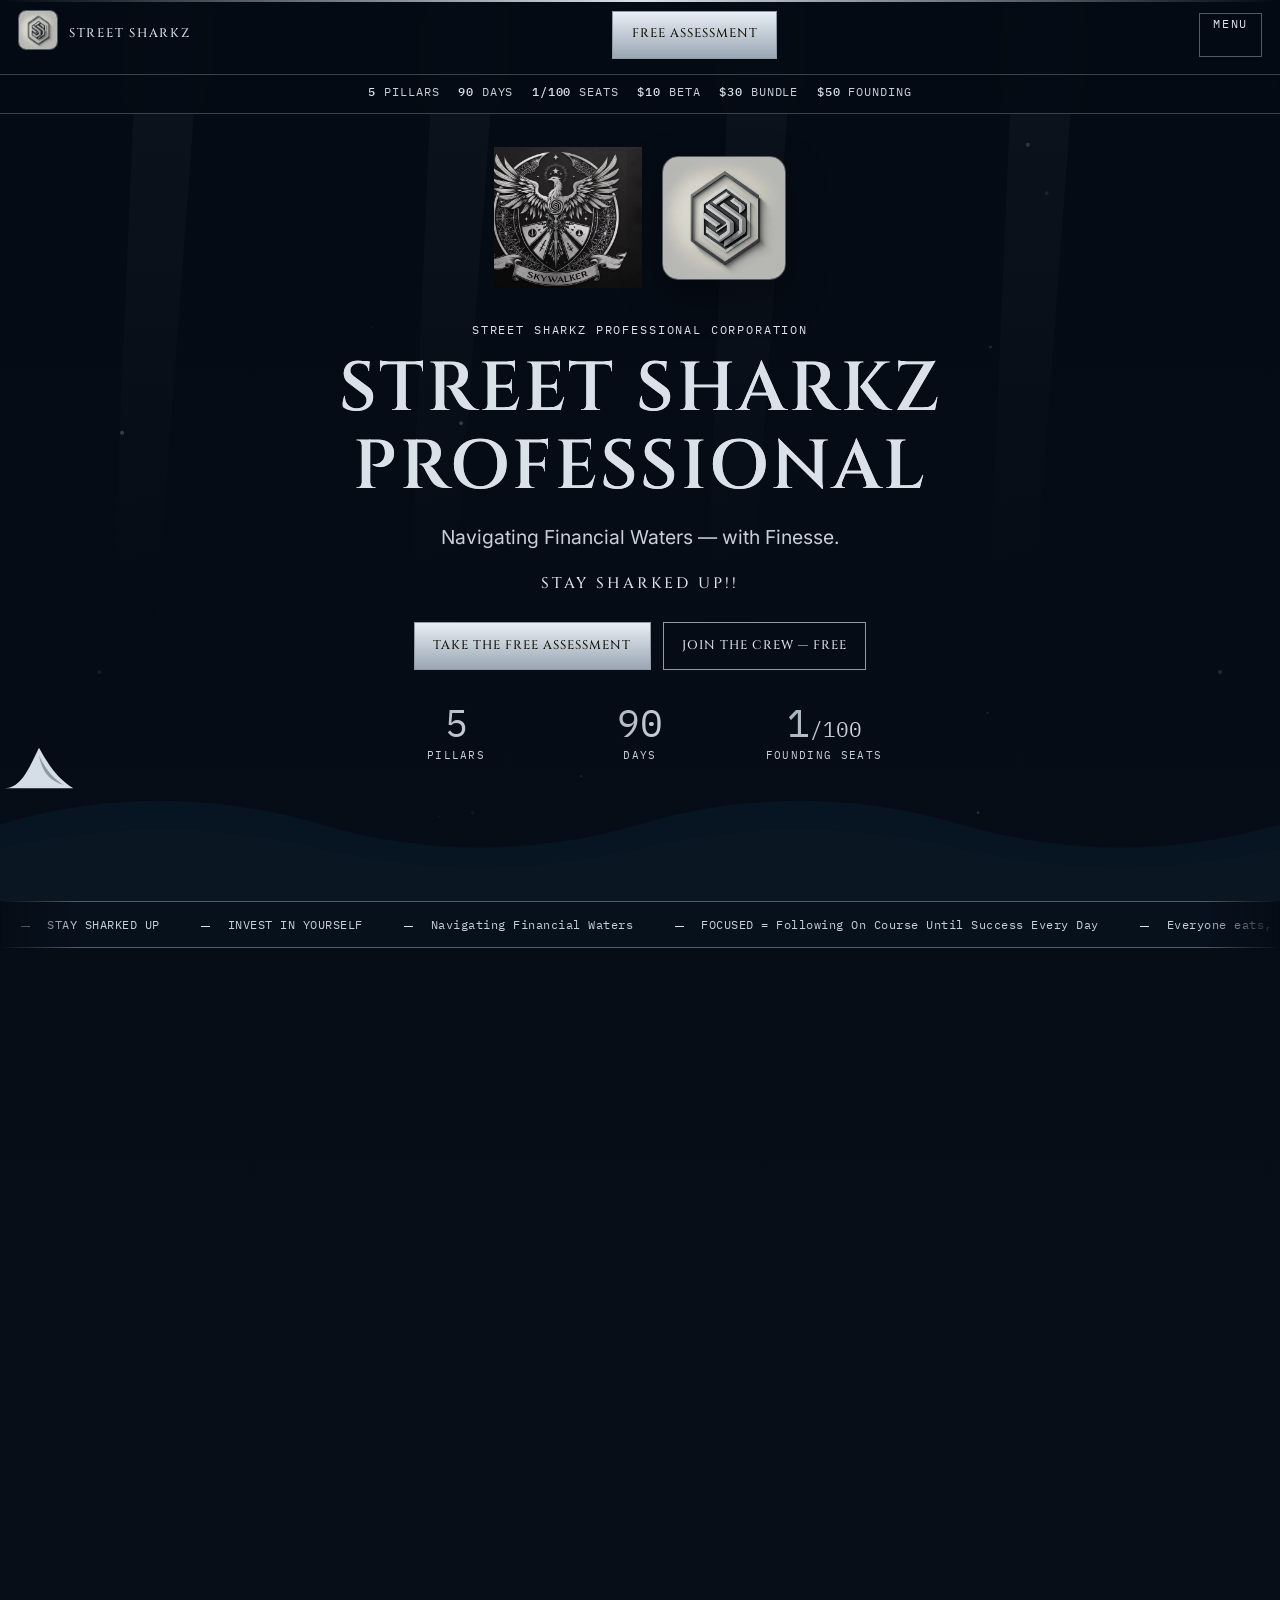
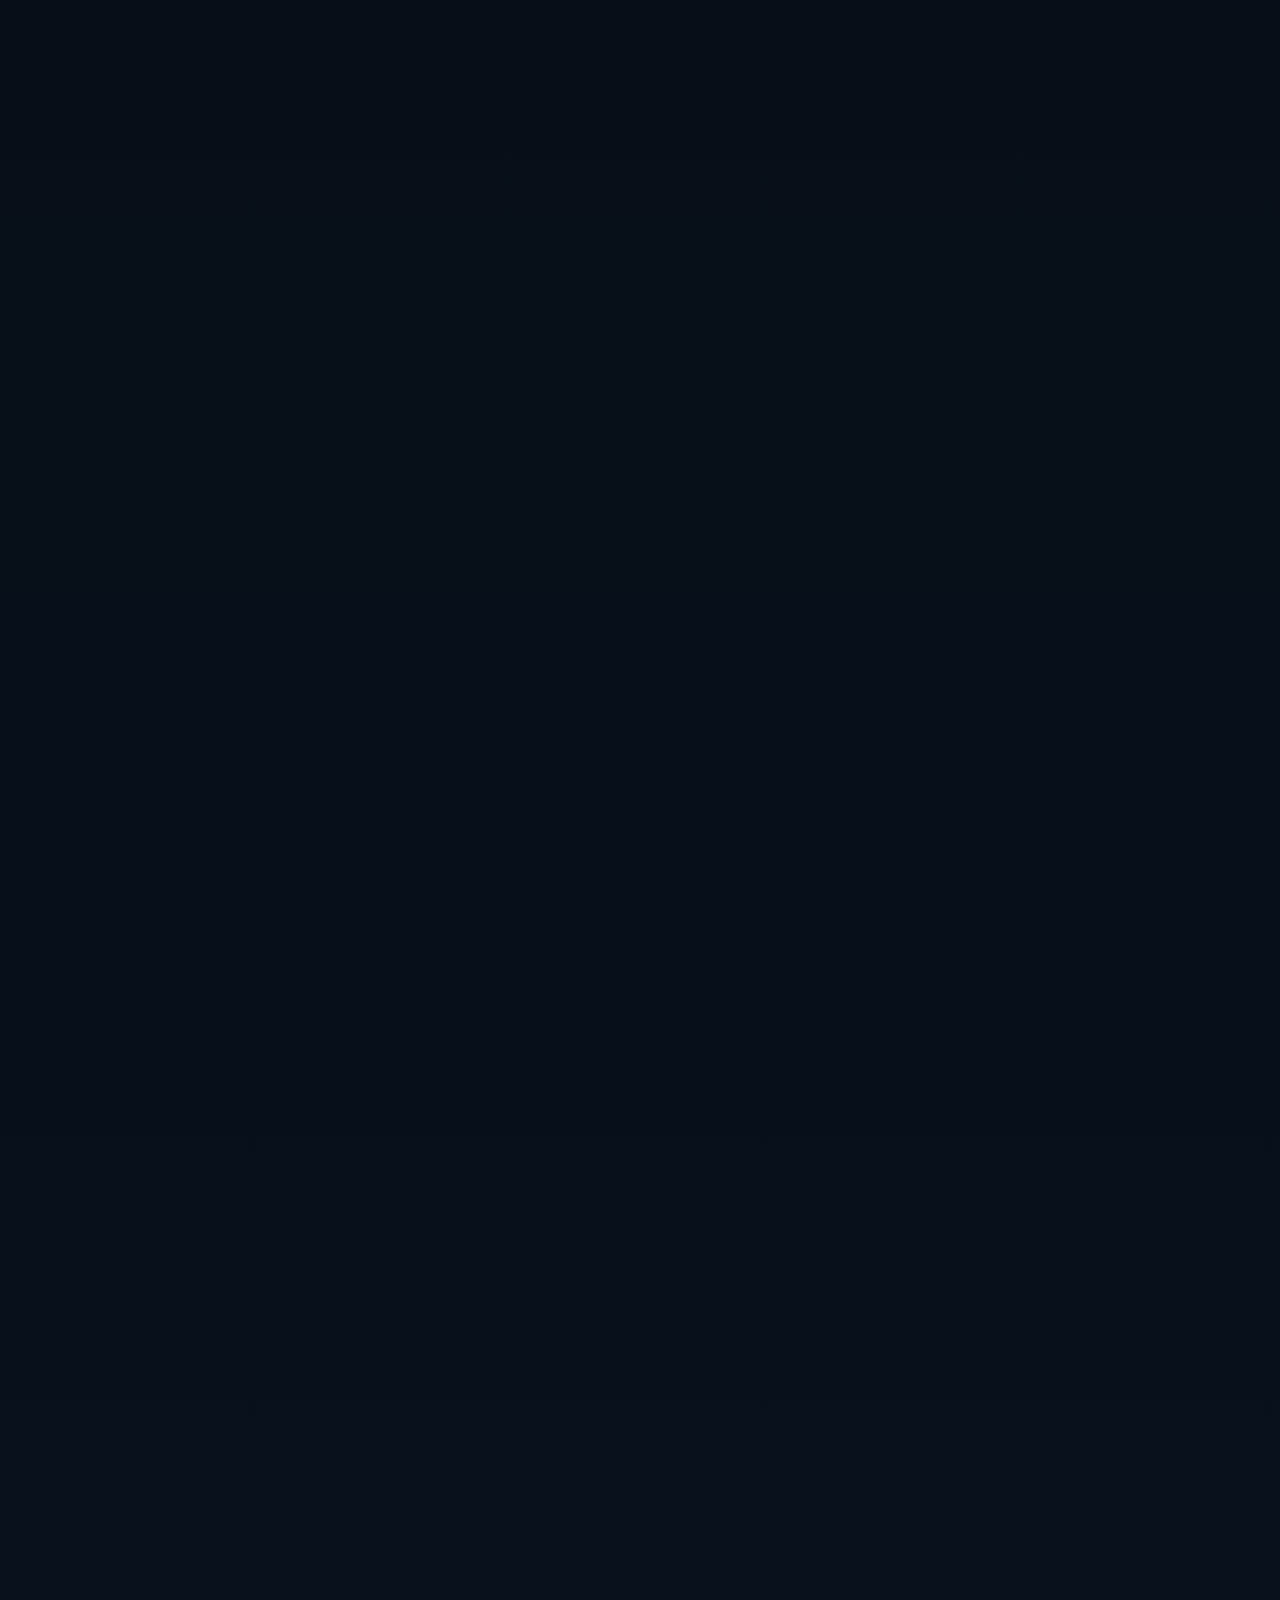
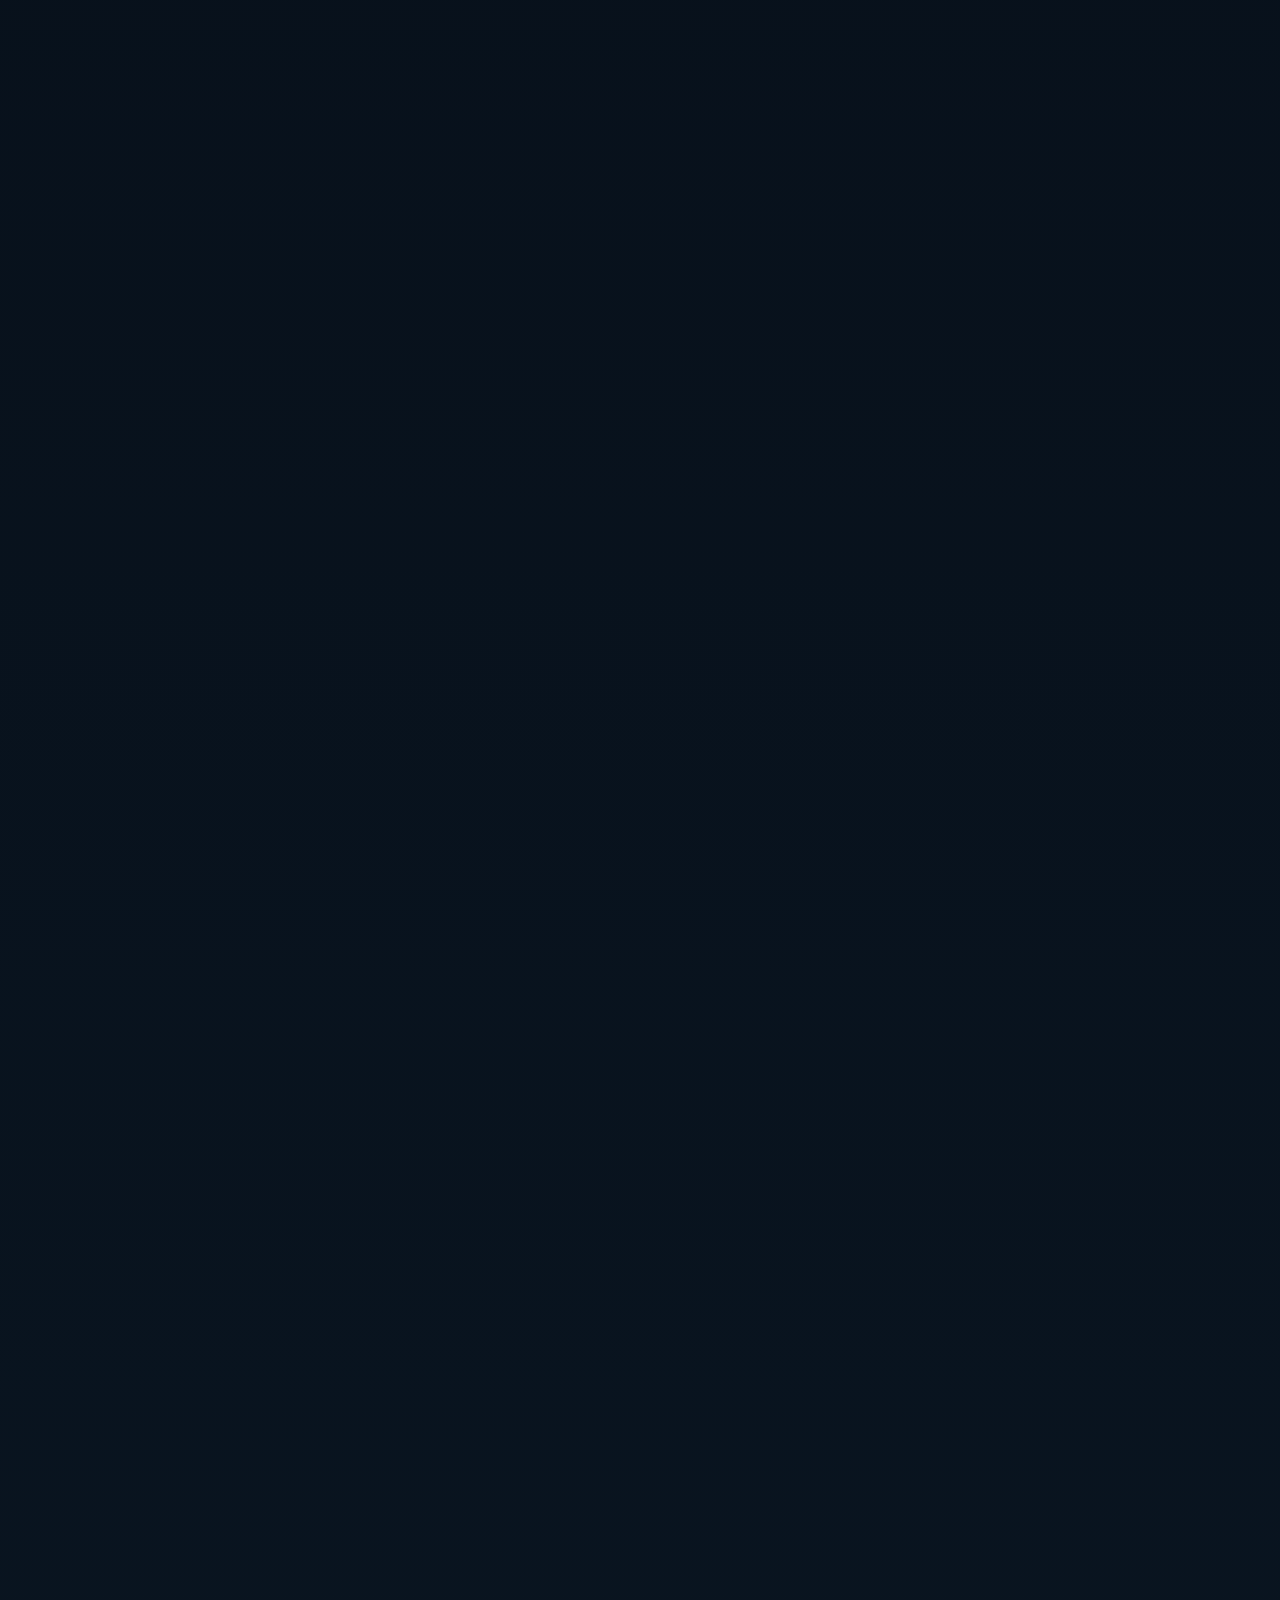
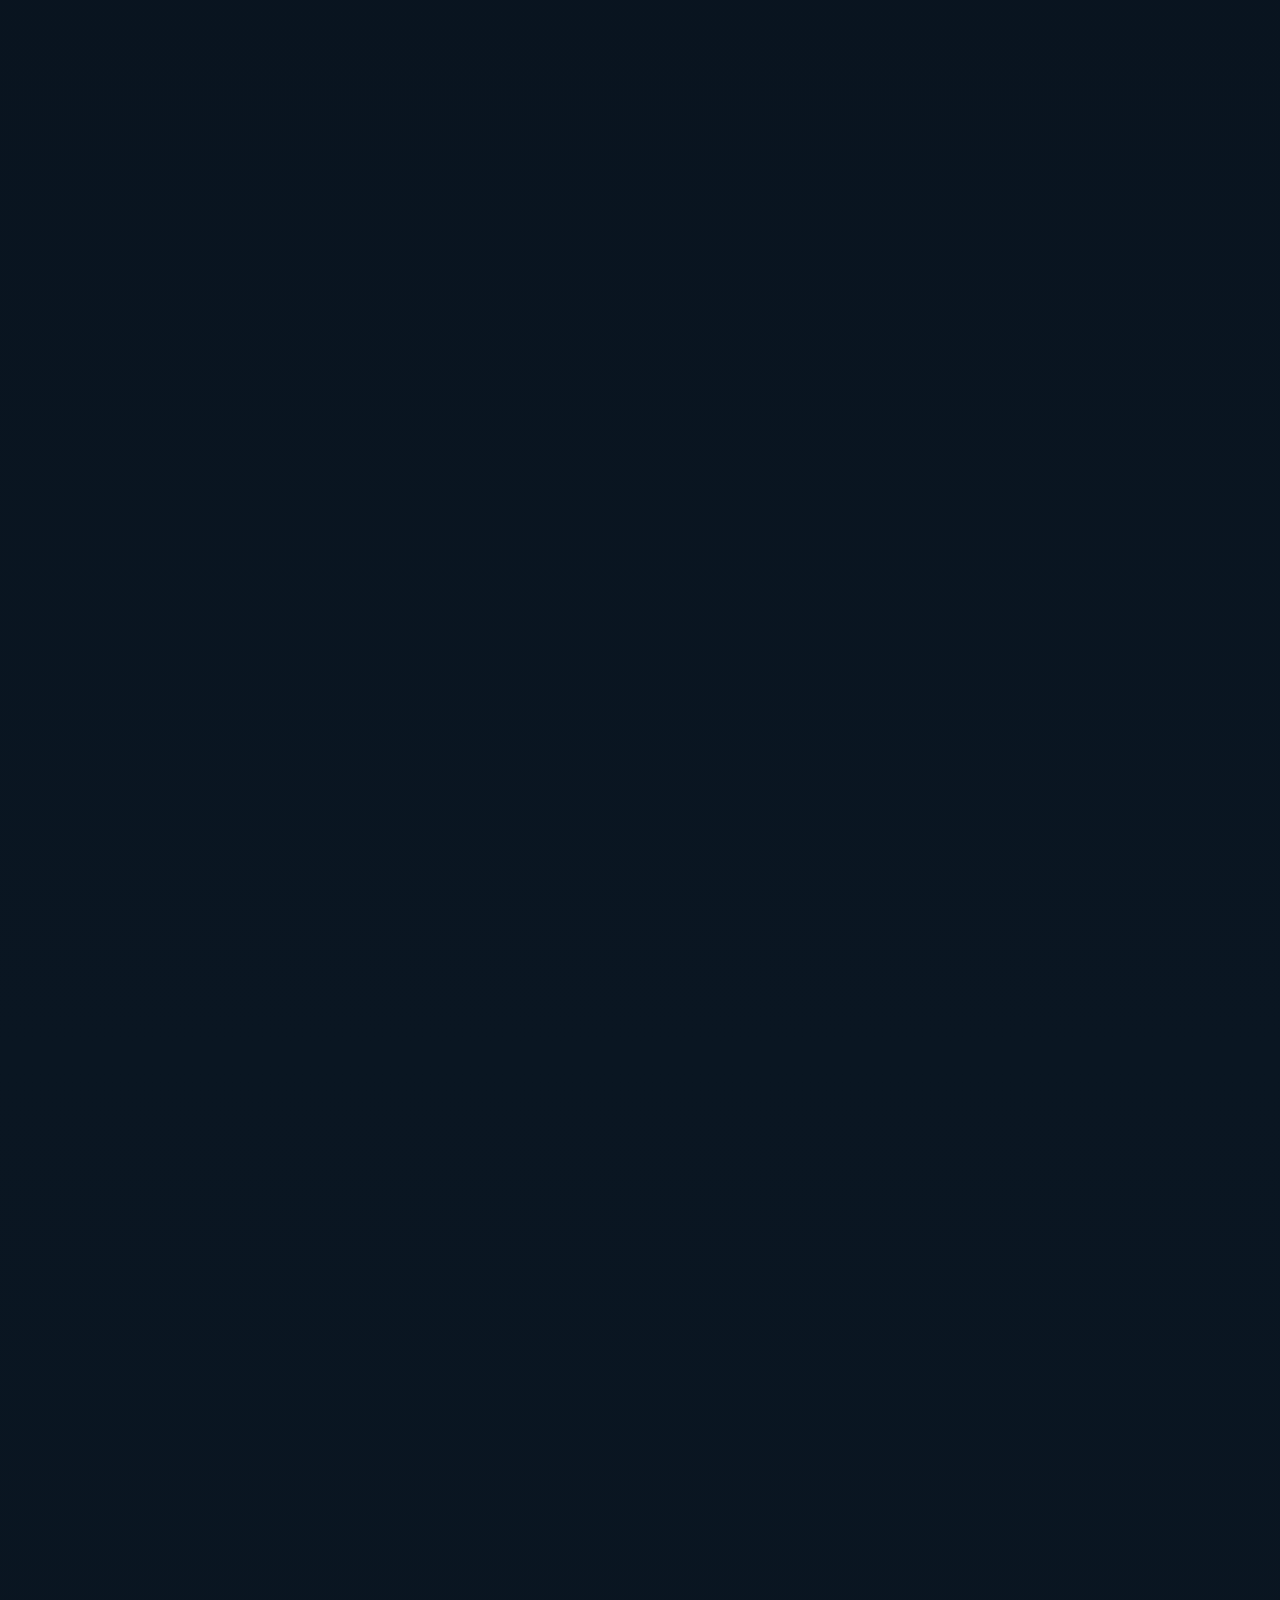
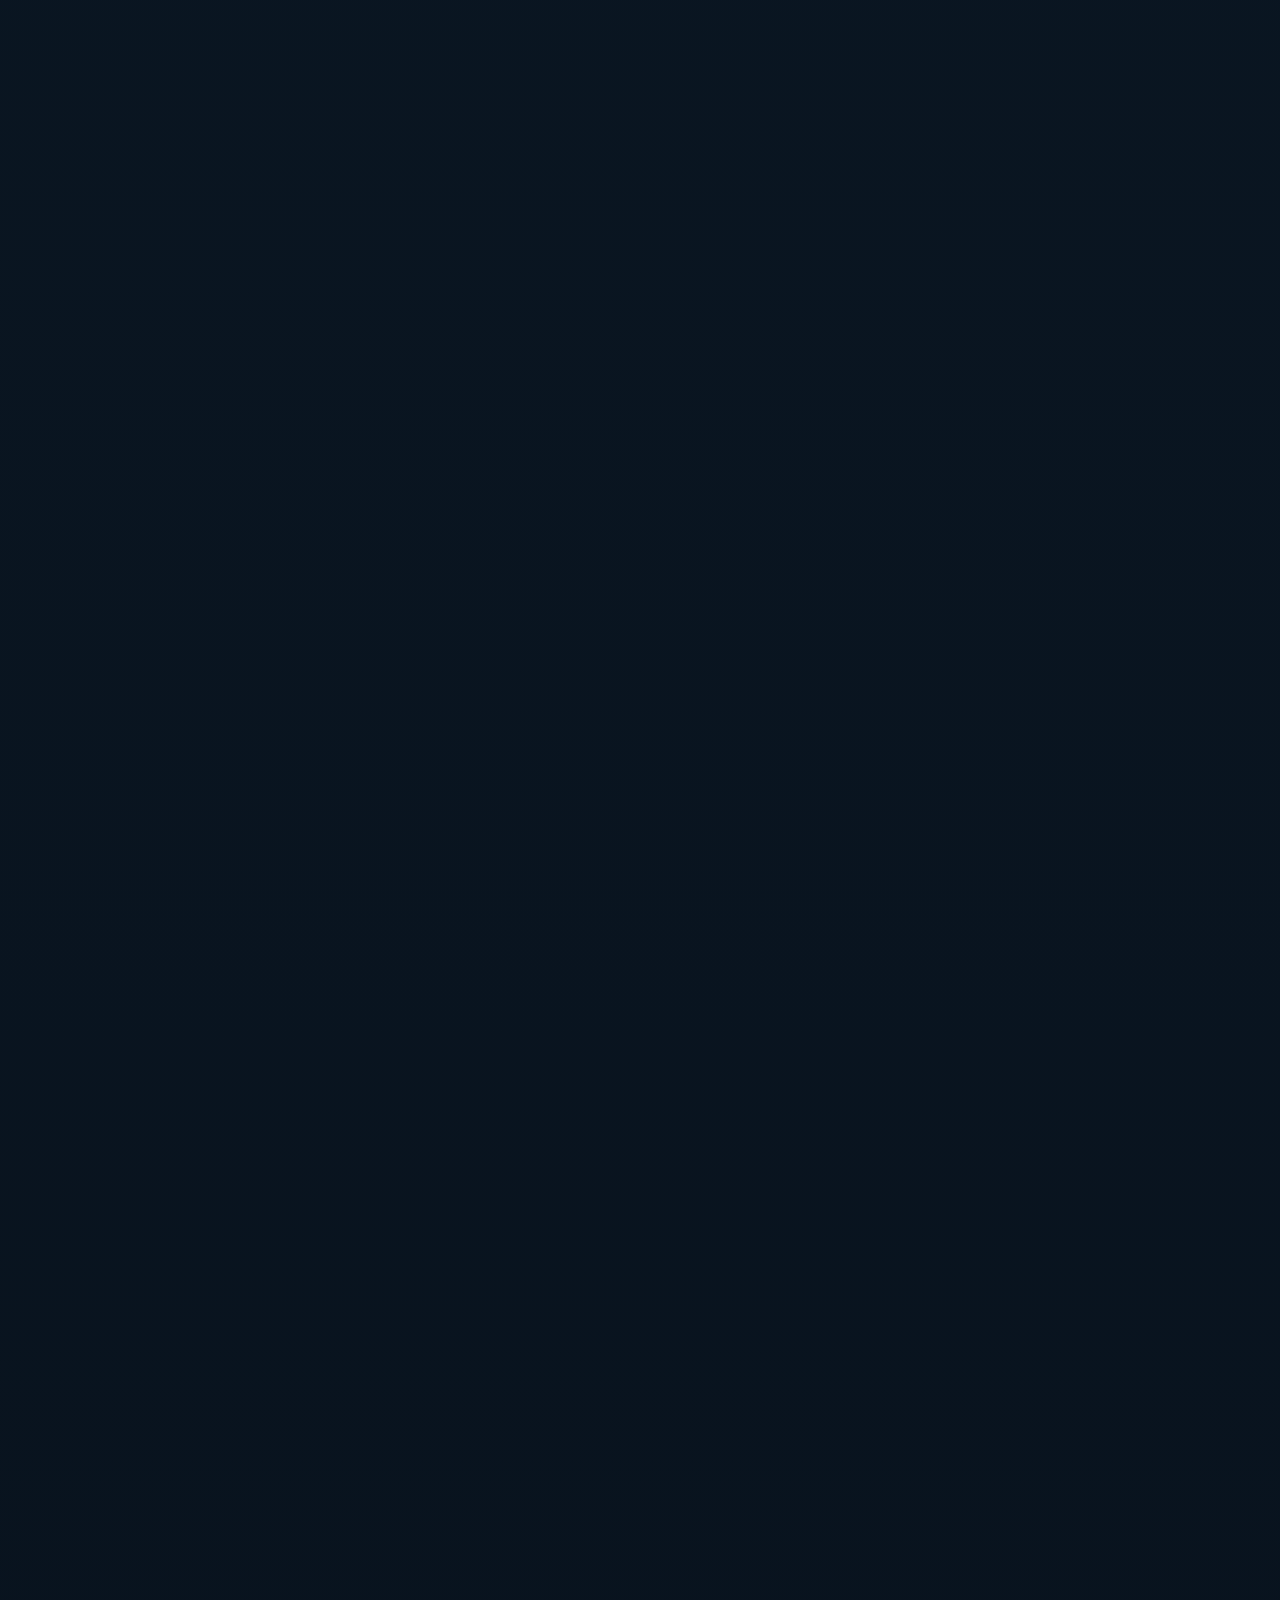
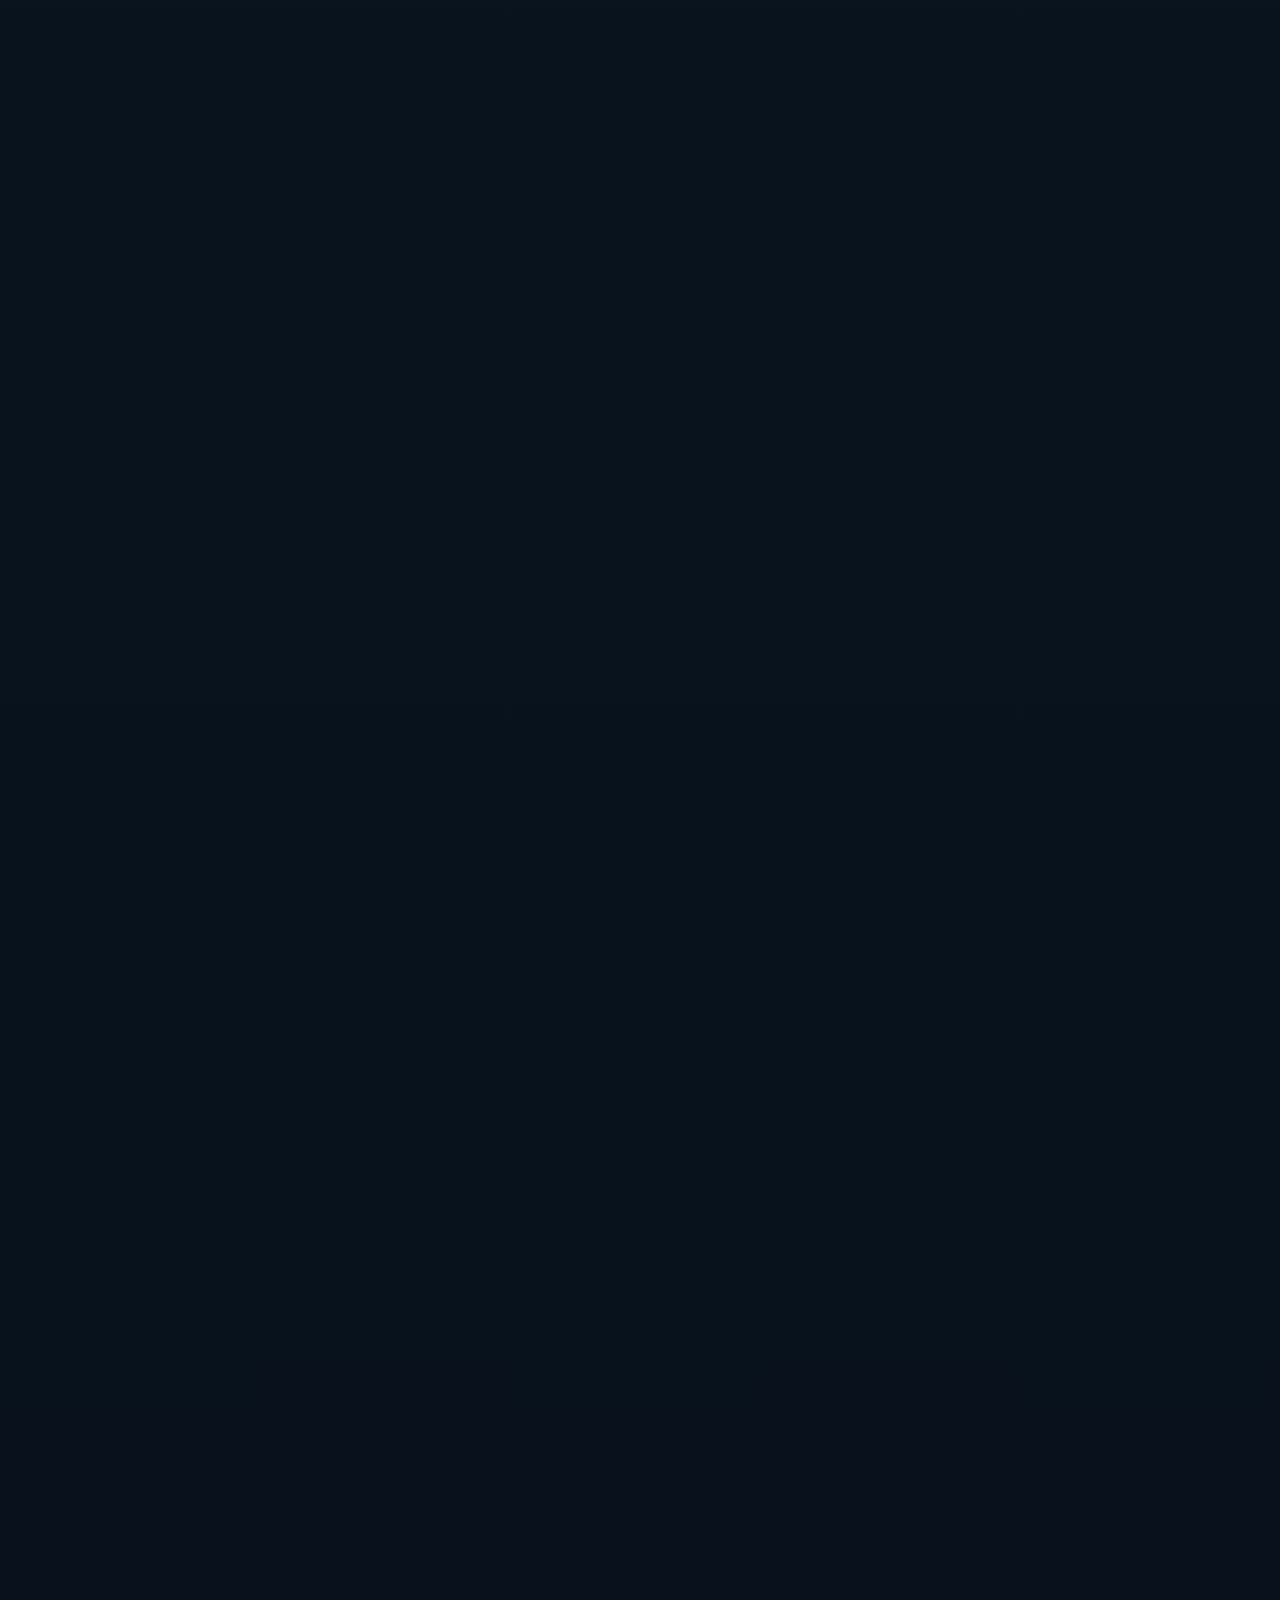
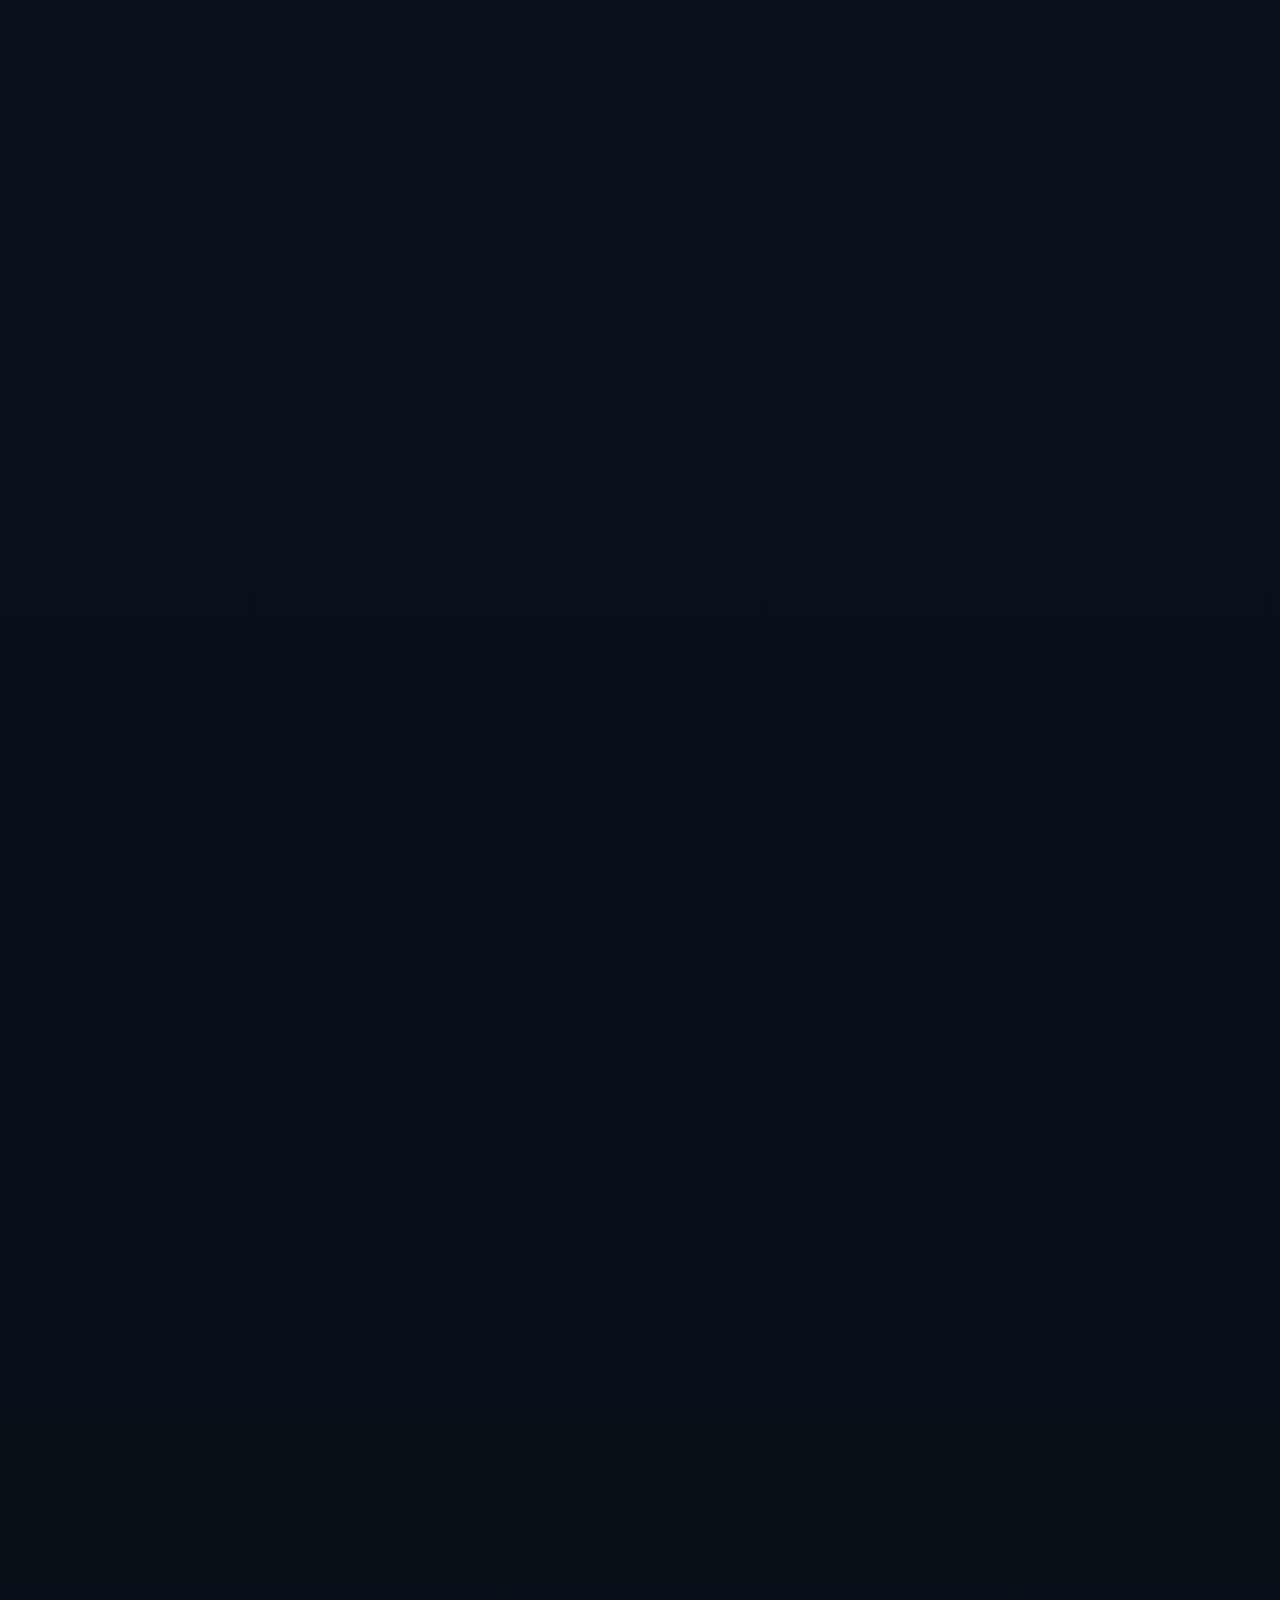
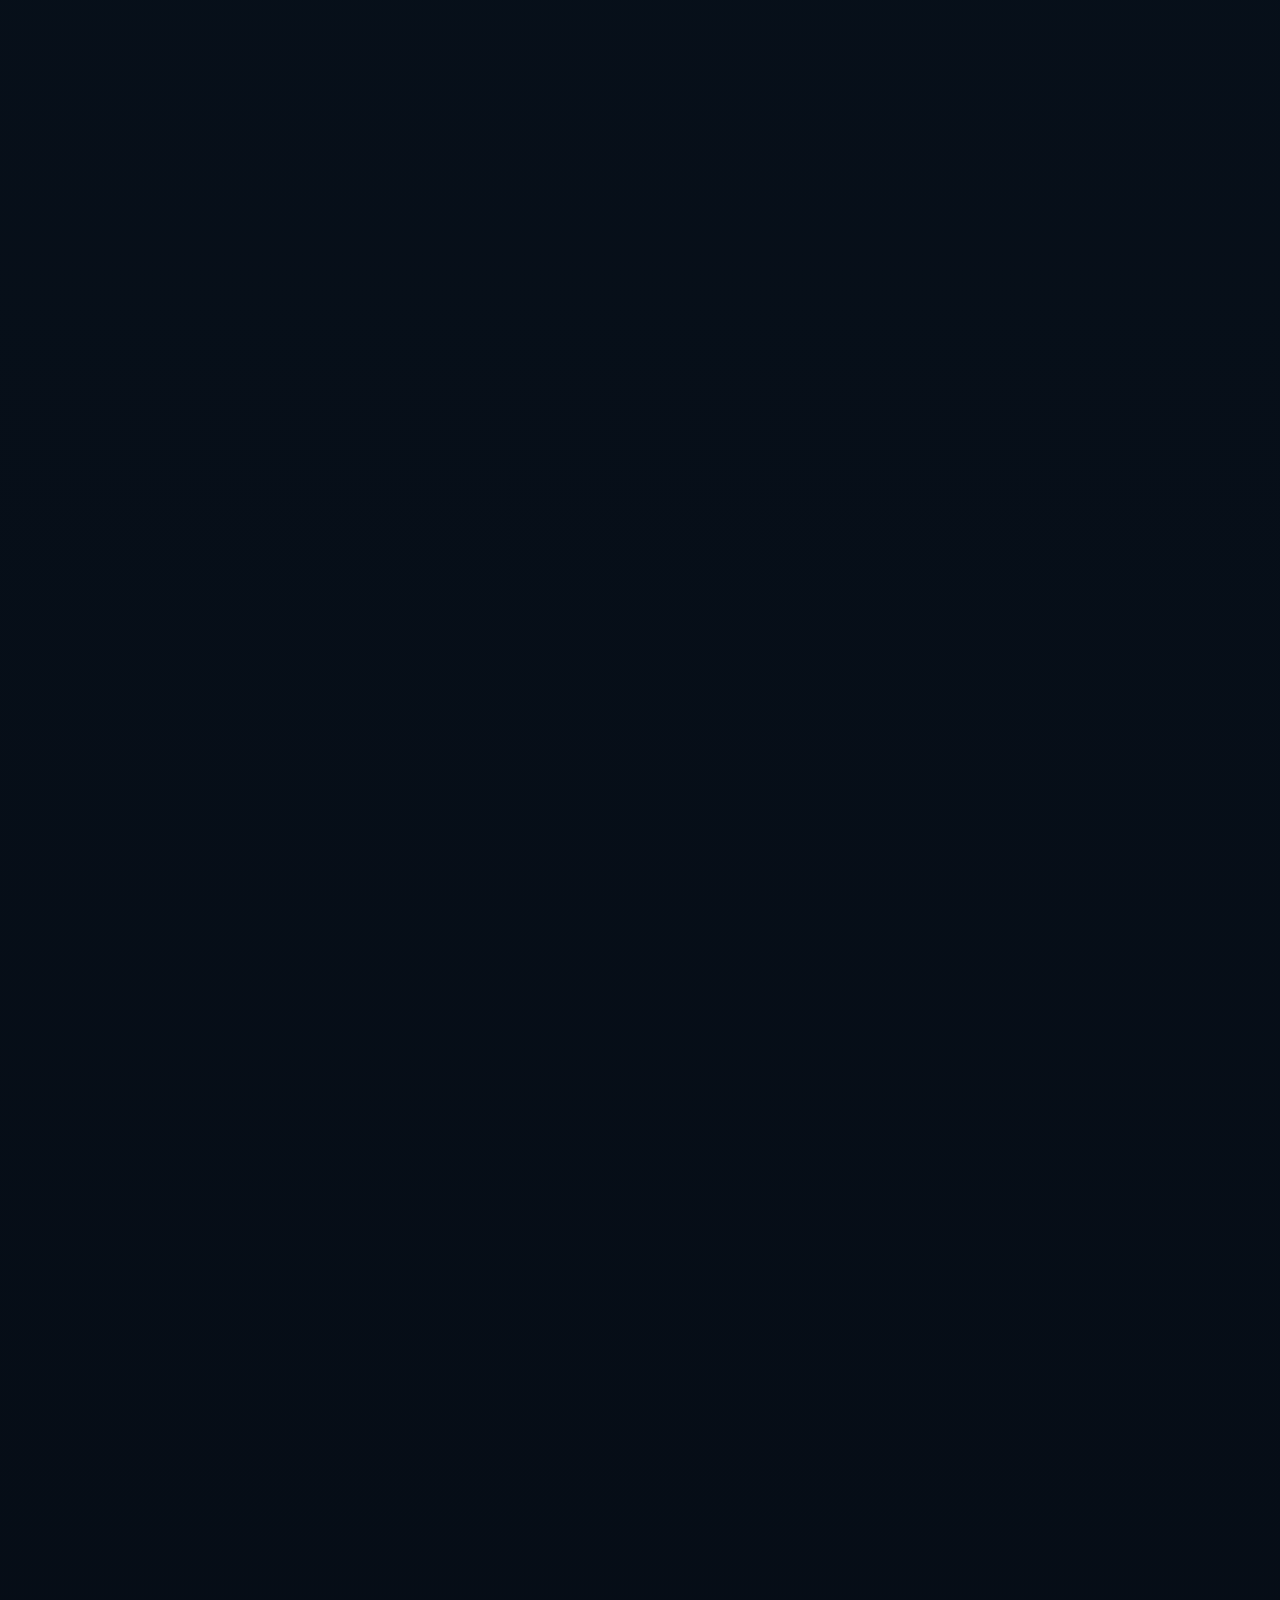
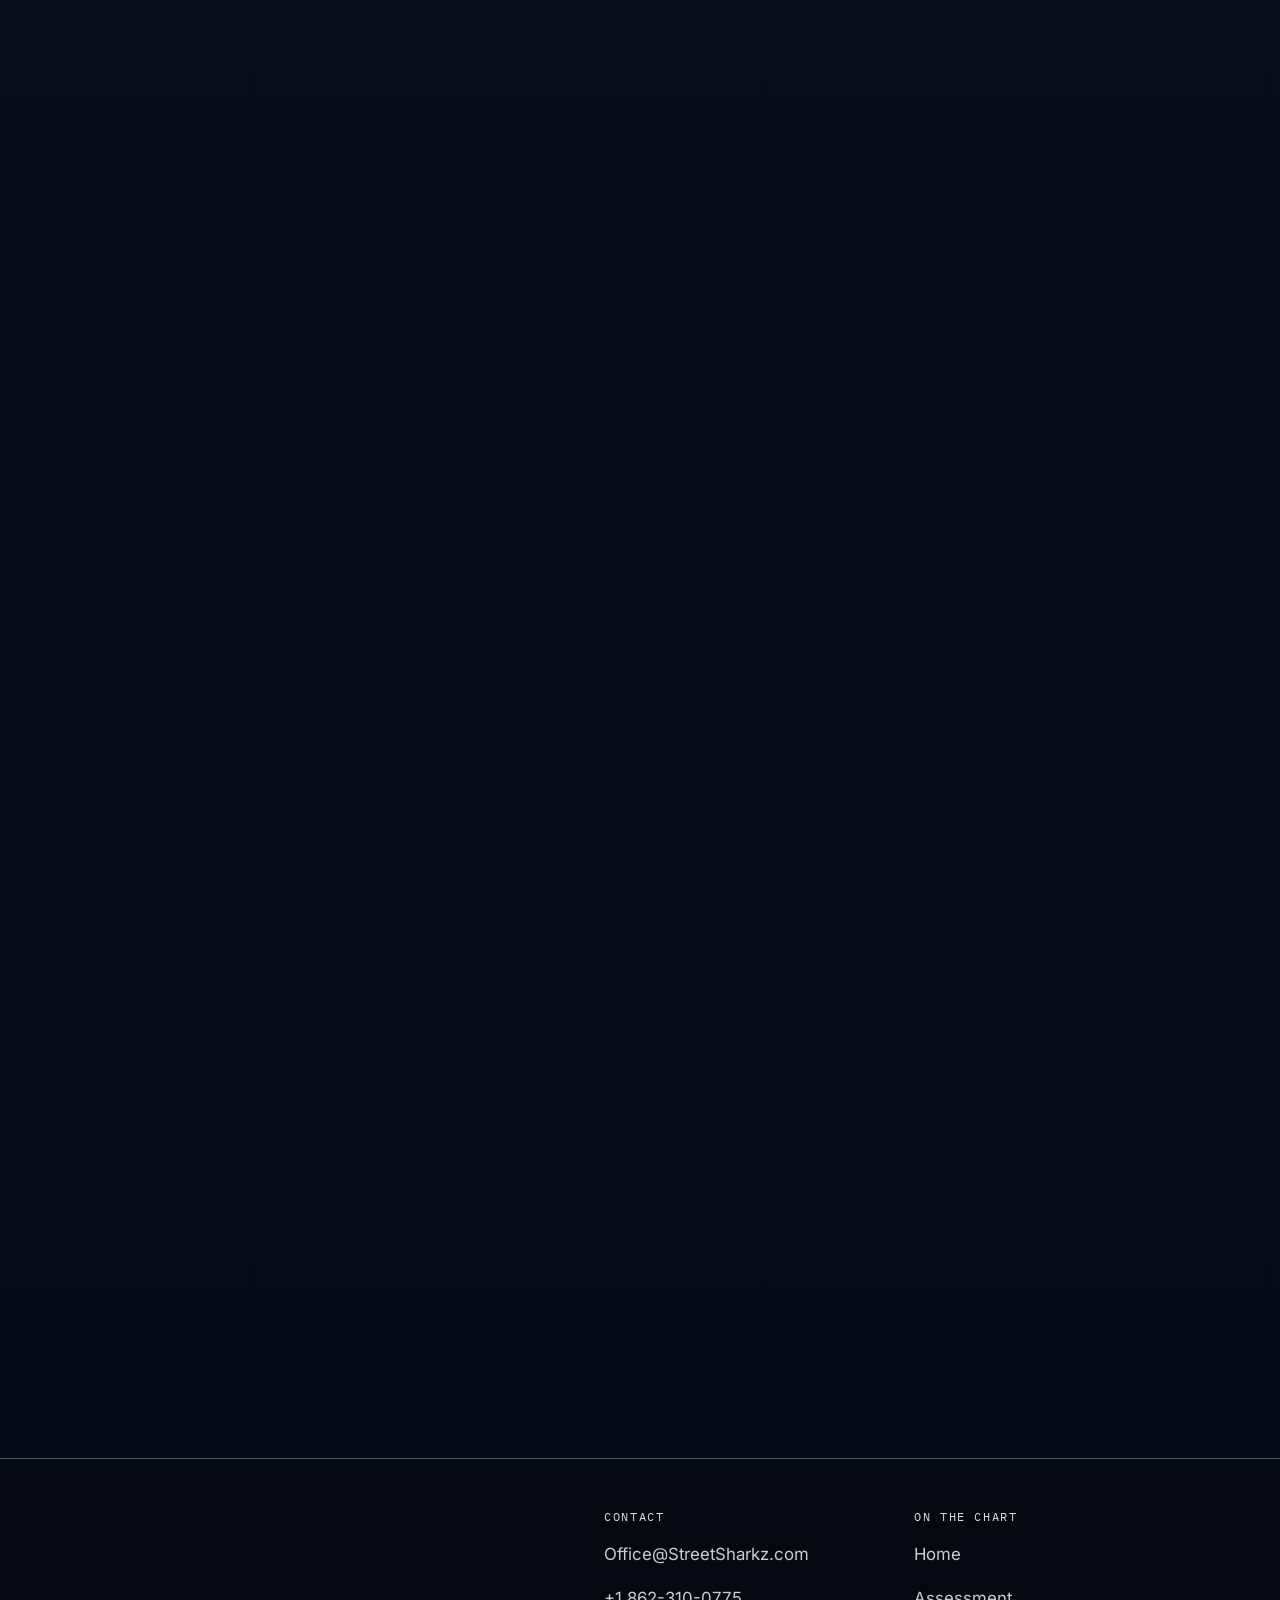
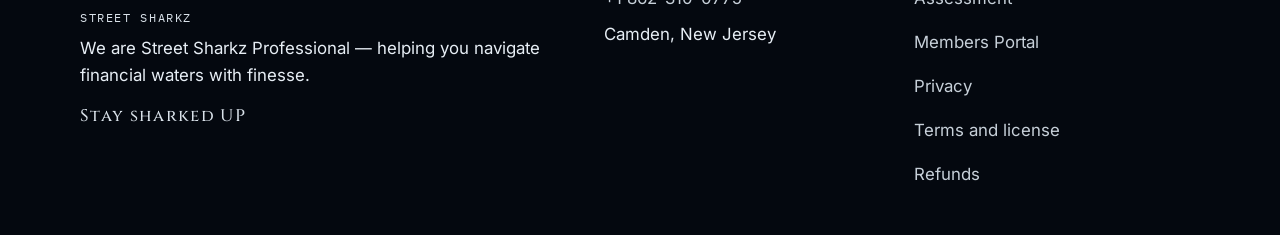
<file: index.html>
<!DOCTYPE html>
<html lang="en">
<head>
  <meta charset="utf-8">
  <meta name="viewport" content="width=device-width, initial-scale=1">
  <meta name="referrer" content="strict-origin-when-cross-origin">
  <meta http-equiv="Content-Security-Policy" content="default-src 'self'; base-uri 'self'; object-src 'none'; frame-src 'none'; form-action 'self'; img-src 'self'; font-src 'self'; media-src 'self'; style-src 'self'; connect-src 'self'; script-src 'self' 'sha256-WZRJfWvsnNCPcxzZwvyhovnZGqhZaC+8gPGPRbx6wTk='">
  <script>document.documentElement.classList.add("js");</script>
  <title>Street Sharkz Professional — Navigating Financial Waters</title>
  <meta name="description" content="Street Sharkz Professional helps you navigate financial waters with finesse. Free assessment, Peak Performance, and Sharkonomicz.">
  <link rel="canonical" href="https://www.streetsharkz.com/">
  <meta property="og:site_name" content="Street Sharkz Professional">
  <meta property="og:type" content="website">
  <meta property="og:title" content="Street Sharkz Professional — Navigating Financial Waters">
  <meta property="og:description" content="Street Sharkz Professional helps you navigate financial waters with finesse. Free assessment, Peak Performance, and Sharkonomicz.">
  <meta property="og:url" content="https://www.streetsharkz.com/">
  <meta property="og:image" content="https://www.streetsharkz.com/assets/img/captain/captain-highrise.jpg">
  <meta property="og:image:alt" content="Deuce Skywalker in a high-rise window above the water and the city.">
  <meta name="theme-color" content="#050b14">
  <link rel="icon" href="assets/img/ss-hex-logo-official.jpg" type="image/jpeg">
  <link rel="preload" href="assets/fonts/cinzel-600.woff2" as="font" type="font/woff2" crossorigin>
  <link rel="preload" href="assets/fonts/inter-400.woff2" as="font" type="font/woff2" crossorigin>
  <link rel="stylesheet" href="styles.css">
</head>
<body class="page-home" data-page="home">
  <a class="skip" href="#main">Skip to content</a>
  <header class="site-header">
    <a class="nav-brand" href="index.html" aria-label="Street Sharkz Professional">
      <picture>
        <source type="image/webp" srcset="assets/img/ss-hex-logo-96.webp 96w" sizes="40px">
        <img src="assets/img/ss-hex-logo-official.jpg" alt="" width="1170" height="1170">
      </picture>
      <span class="nav-word">Street Sharkz</span>
    </a>
    <a class="btn btn-solid nav-assess" href="assessment.html">Free Assessment</a>
    <button class="nav-toggle" type="button" aria-expanded="false" aria-controls="site-nav">Menu</button>
    <nav id="site-nav" aria-label="Primary">
      <a href="assessment.html">Assessment</a>
      <a href="peak-performance.html">Peak</a>
      <a href="sharkonomicz.html">Sharkonomicz</a>
      <a href="book.html">Book</a>
      <a href="pirate-radio.html">Pirate Radio</a>
      <a href="anchor-and-arc.html">Anchor &amp; Arc</a>
      <a href="captain.html">Captain</a>
      <a class="btn btn-solid nav-portal" href="portal.html">Portal</a>
    </nav>
      <p class="digits" aria-label="Real figures"><span><b>5</b> pillars</span><span><b>90</b> days</span><span><b>1/100</b> seats</span><span><b>$10</b> beta</span><span><b>$30</b> bundle</span><span><b>$50</b> founding</span></p>
  </header>

  <main id="main">
    <section class="hero" id="top">
      <canvas class="hero-canvas" aria-hidden="true"></canvas>
      <svg class="sea-svg" viewBox="0 0 1440 160" preserveAspectRatio="none" aria-hidden="true">
        <path fill="#071422" d="M0 78 Q 180 28 360 78 T 720 78 T 1080 78 T 1440 78 V160 H0 Z"></path>
        <path fill="#0a1622" d="M0 104 Q 180 64 360 104 T 720 104 T 1080 104 T 1440 104 V160 H0 Z"></path>
      </svg>
      <svg class="fin" viewBox="0 0 100 64" aria-hidden="true">
        <path fill="#d5dee6" d="M6 58 C28 58 38 30 50 6 C62 28 74 46 94 58 Z"></path>
        <path fill="#0a1622" opacity="0.35" d="M50 16 C58 32 66 44 82 54 C62 48 54 36 50 16 Z"></path>
      </svg>
      <div class="hero-inner">
        <div class="hero-marks">
          <picture>
            <source type="image/webp" srcset="assets/img/skywalker-family-crest-480.webp 480w, assets/img/skywalker-family-crest.webp 632w" sizes="148px">
            <img class="crest" src="assets/img/skywalker-family-crest.png" alt="Skywalker family crest" width="632" height="602">
          </picture>
          <picture>
            <source type="image/webp" srcset="assets/img/ss-hex-logo-480.webp 480w, assets/img/ss-hex-logo-official.webp 1170w" sizes="124px">
            <img class="mark" src="assets/img/ss-hex-logo-official.jpg" alt="Street Sharkz Professional mark" width="1170" height="1170" fetchpriority="high">
          </picture>
        </div>
        <p class="eyebrow">Street Sharkz Professional Corporation</p>
        <h1 class="shine">Street Sharkz Professional</h1>
        <p class="lede">Navigating Financial Waters — with Finesse.</p>
        <p class="banner-line">STAY SHARKED UP!!</p>
        <div class="hero-actions">
          <a class="btn btn-solid" href="assessment.html">Take the Free Assessment</a>
          <a class="btn btn-ghost" href="crew.html#join">Join the crew — free</a>
        </div>
        <ul class="figures">
          <li><span class="num">5</span><span class="fig-label">Pillars</span></li>
          <li><span class="num">90</span><span class="fig-label">Days</span></li>
          <li><span class="num">1<span class="num-sub">/100</span></span><span class="fig-label">Founding seats</span></li>
        </ul>
      </div>
    </section>

    <section class="ticker" aria-label="Lines we keep">
      <h2 class="sr-only">Lines we keep</h2>
      <div class="ticker-track" id="ticker-track">
        <ul class="ticker-row" id="ticker-row">
          <li>STAY SHARKED UP</li>
          <li>INVEST IN YOURSELF</li>
          <li>Navigating Financial Waters</li>
          <li>FOCUSED = Following On Course Until Success Every Day</li>
          <li>Everyone eats, everyone earns their share</li>
          <li>The finish is most important</li>
          <li>Observe, think, act, log, improve, repeat</li>
          <li>Equity is more valuable than gold in the global private market</li>
        </ul>
      </div>
    </section>

    <section class="section reveal" id="start-free">
      <div class="wrap">
        <p class="eyebrow">New here? Start free</p>
        <h2>Three steps. No card. Touch deck today.</h2>
        <p class="lede-left">The whole free path, in order. Do the three steps and you are crew — with the free Pup Deck in the app: your water and five quiet minutes a day. Upgrade to premium whenever you are ready; either way, stay Sharked Up.</p>
        <ol class="path-steps">
          <li>
            <span class="step-num">01</span>
            <h3>Take the free Assessment</h3>
            <p>Twelve questions. Your five-pillar map and your individual report — free, delivered the way you choose.</p>
            <a class="btn btn-solid" href="assessment.html">Step 1 — Free Assessment</a>
          </li>
          <li>
            <span class="step-num">02</span>
            <h3>Join the crew</h3>
            <p>Get on the roll and verify your email. The Crew Deck opens: the crew wire, the big screen, and daily work across the five pillars.</p>
            <a class="btn btn-solid" href="crew.html#join">Step 2 — Join the crew</a>
          </li>
          <li>
            <span class="step-num">03</span>
            <h3>Open your free Pup Deck</h3>
            <p>Open the app, choose CREW FREE, and sign in with the same email. Name your shark, pour your water, log five quiet minutes.</p>
            <a class="btn btn-solid" href="peak-performance.html">Step 3 — See the app</a>
          </li>
        </ol>
        <p class="fine">Free means free: no card, no trial clock. Premium is one upgrade away — $10 for 90 days, or included free in the $30 Bundle.</p>
      </div>
    </section>

    <section class="section reveal" id="crew">
      <div class="wrap narrow">
        <p class="eyebrow">The Crew Deck — the free community deck</p>
        <h2>Join the crew</h2>
        <p class="lede-left">The crew wire, the big screen, and daily work across the five pillars. Get on the roll and the deck opens.</p>
        <p>Crew is step 2 of the free path — take the <a href="assessment.html">free Assessment</a> first, join here, and your free Pup Deck opens in the app.</p>
        <p class="cta-row"><a class="btn btn-solid" href="crew.html#join">Join the crew</a> <a class="btn btn-ghost" href="crew.html">Touch Deck</a></p>
      </div>
    </section>

    <section class="section reveal" id="vision">
      <div class="wrap vision">
        <figure class="shot">
          <picture>
            <source type="image/webp" srcset="assets/img/captain/captain-highrise-640.webp 640w, assets/img/captain/captain-highrise-1100.webp 1100w, assets/img/captain/captain-highrise-1500.webp 1500w" sizes="(max-width: 800px) 92vw, 380px">
            <img src="assets/img/captain/captain-highrise.jpg" alt="Deuce Skywalker in a mint polo, in a high-rise window above the water and the city." width="1500" height="1868" loading="lazy" decoding="async">
          </picture>
          <figcaption>Above the water</figcaption>
        </figure>
        <div>
          <p class="eyebrow">The view</p>
          <h2>Navigating financial waters</h2>
          <p class="lede-left">The work is the long view. From the high floor, the water and the city sit in the same frame.</p>
        </div>
      </div>
    </section>

    <section class="section reveal" id="sharkonomicz">
      <div class="wrap">
        <p class="eyebrow"><span>01</span> Sharkonomicz</p>
        <h2>Systems based revenue</h2>
        <p class="lede-left">“We lawfully create or acquire wealth accumulating assets then privately allocate profitable equity to all parties involved.” That is Sharkonomicz. Everyone eats, everyone earns their share. Equity is more valuable than gold in the global private market.</p>
        <ol class="spine" aria-label="Sharkonomicz spine">
          <li><span>01</span>Assess</li>
          <li><span>02</span>Plan</li>
          <li><span>03</span>Act</li>
          <li><span>04</span>Log</li>
          <li><span>05</span>Review</li>
          <li><span>06</span>Adjust</li>
        </ol>
        <div class="prose stack">
          <p>SMBs, owner-operators, and other professionals are losing money every day through unnoticed operational leaks — missed leads, weak follow-up, inconsistent sales processes, poor customer retention, and systems that waste time instead of producing revenue.</p>
          <p>Sharkonomicz trademarked RPAs are designed to identify and systematically fix those breakdowns with actionable, revenue-focused solutions that increase conversions, improve efficiency, and create scalable growth mechanisms.</p>
          <p>If you or your business is working hard but not producing proportionate results, schedule a free systems diagnostic with Sharkonomicz and discover where your revenue leaks are hiding.</p>
          <p>The future belongs to operators who can combine human strategy with digital systems. We position individuals and businesses to operate inside that future instead of becoming casualties of it.</p>
        </div>
      </div>
    </section>

    <section class="section reveal" id="peak">
      <div class="wrap">
        <p class="eyebrow"><span>02</span> Peak Performance</p>
        <h2>Five pillars. Ninety days. One path.</h2>
        <p class="lede-left">Peak Performance is the practice: Hydration, Nutrition, Fitness, Mind, and Economics, held for 90 days. Rank is depth on the ladder, from Deckhand to Apex. The work is the work.</p>
        <div class="strategy-row">
          <figure class="shot">
            <picture>
              <source type="image/webp" srcset="assets/img/captain/captain-whiteboard-session-320.webp 320w, assets/img/captain/captain-whiteboard-session-460.webp 460w" sizes="(max-width: 800px) 70vw, 280px">
              <img src="assets/img/captain/captain-whiteboard-session.jpg" alt="Deuce Skywalker in a navy suit, close, during a strategy session." width="460" height="840" loading="lazy" decoding="async">
            </picture>
            <figcaption>The work, up close</figcaption>
          </figure>
          <p class="lede-left">Strategy stays close to the person doing the work. The five pillars are the plan. The day is the log.</p>
        </div>
        <div class="screen screen-wide" data-screen>
          <div class="still">
            <img src="assets/img/ss-hex-logo-480.webp" alt="" width="480" height="480">
            <p class="still-kicker">Peak Performance</p>
            <p class="still-title">Informative</p>
          </div>
          <video muted loop playsinline preload="none" poster="assets/img/ss-hex-logo-480.webp" data-inview>
            <source data-src="assets/video/app-informative.mp4" type="video/mp4">
            <track kind="captions" srclang="en" label="English" src="assets/video/app-informative.vtt" default>
          </video>
          <button class="sound" type="button" aria-pressed="false">Sound on</button>
        </div>
        <div class="pillars">
          <article class="pillar">
            <header><h3>Hydration</h3><span class="idx">01</span></header>
            <p>The daily water practice. Logged, not guessed.</p>
            <p class="pillar-foot">Pillar · 01 / 05</p>
          </article>
          <article class="pillar">
            <header><h3>Nutrition</h3><span class="idx">02</span></header>
            <p>The fuel practice. Steady across the work.</p>
            <p class="pillar-foot">Pillar · 02 / 05</p>
          </article>
          <article class="pillar">
            <header><h3>Fitness</h3><span class="idx">03</span></header>
            <p>The body practice. Written into the day.</p>
            <p class="pillar-foot">Pillar · 03 / 05</p>
          </article>
          <article class="pillar">
            <header><h3>Mind</h3><span class="idx">04</span></header>
            <p>The attention practice. Back to the task in front of you.</p>
            <p class="pillar-foot">Pillar · 04 / 05</p>
          </article>
          <article class="pillar">
            <header><h3>Economics</h3><span class="idx">05</span></header>
            <p>The money practice. What came in, what went out, what leaked.</p>
            <p class="pillar-foot">Pillar · 05 / 05</p>
          </article>
        </div>
        <h3 class="subhead">Rank ladder</h3>
        <ol class="ladder">
          <li><span class="pts">0</span><span class="rank">Deckhand</span></li>
          <li><span class="pts">3</span><span class="rank">Rigger</span></li>
          <li><span class="pts">7</span><span class="rank">Lookout</span></li>
          <li><span class="pts">14</span><span class="rank">Bosun</span></li>
          <li><span class="pts">21</span><span class="rank">Navigator</span></li>
          <li><span class="pts">30</span><span class="rank">First Mate</span></li>
          <li><span class="pts">45</span><span class="rank">Captain</span></li>
          <li><span class="pts">66</span><span class="rank">Apex</span></li>
        </ol>

        <h3 class="subhead">Choose your depth</h3>
        <div class="doors">
          <article class="door">
            <p class="kicker">Free</p>
            <h3>Sharked Up Assessment</h3>
            <ul class="gets">
              <li>A brief profile</li>
              <li>Your individual report, free</li>
              <li>Market data assets, free</li>
              <li>Your strongest and weakest pillars</li>
            </ul>
            <p class="price"><span class="num">$0</span><span>Where every Shark starts</span></p>
            <a class="btn btn-solid" href="assessment.html">Take the Free Assessment</a>
          </article>

          <article class="door">
            <p class="kicker">Peak Performance beta</p>
            <h3>Ninety days</h3>
            <p>Ninety days inside the Sharked Up Peak Performance beta: build your profile, name your shark, and log your first dive today. Enter through the members portal — access is personal to you. Or start free: join the crew and the Pup Deck — your water and five quiet minutes a day — is yours free.</p>
            <div class="screen screen-phone" data-screen>
              <div class="still">
                <img src="assets/img/ss-hex-logo-480.webp" alt="" width="480" height="480">
                <p class="still-kicker">90 days</p>
                <p class="still-title">One shark. One path.</p>
              </div>
              <video muted loop playsinline preload="none" poster="assets/img/ss-hex-logo-480.webp" data-inview>
                <source data-src="assets/video/app-90days.mp4" type="video/mp4">
                <track kind="captions" srclang="en" label="English" src="assets/video/app-90days.vtt" default>
              </video>
              <button class="sound" type="button" aria-pressed="false">Sound on</button>
            </div>
            <p class="price"><span class="num">$10</span><span>Beta</span></p>
            <a class="btn btn-solid" data-pay href="https://buy.stripe.com/00waEYfsK99P70466s7kc0l" target="_blank" rel="noopener noreferrer">Get instant access<span class="sr-only"> (opens in a new tab)</span></a>
            <p class="fine">License: 90 days of premium beta access, personal and non-transferable — tied to the email you check out with. Sharing voids access. <a href="terms.html">Terms and license</a> · <a href="refund.html">Refunds</a></p>
          </article>

          <article class="door">
            <p class="kicker">Book + premium beta</p>
            <h3>Sharked Up Bundle</h3>
            <p>The book Sharked Up: The Art of Finesse, plus the same premium beta access. Read the code, then run it.</p>
            <div class="door-media">
            <div class="screen screen-phone" data-screen>
              <div class="still">
                <img src="assets/img/ss-hex-logo-480.webp" alt="" width="480" height="480">
                <p class="still-kicker">Bundle</p>
                <p class="still-title">Keep it alive</p>
              </div>
              <video muted loop playsinline preload="none" poster="assets/img/ss-hex-logo-480.webp" data-inview>
                <source data-src="assets/video/app-keep-it-alive.mp4" type="video/mp4">
                <track kind="captions" srclang="en" label="English" src="assets/video/app-keep-it-alive.vtt" default>
              </video>
              <button class="sound" type="button" aria-pressed="false">Sound on</button>
            </div>
            <img class="door-book" src="assets/img/book-cover.jpg" alt="Sharked Up: The Art of Finesse — the book, included in the bundle" width="300" height="479" loading="lazy">
            </div>
            <p class="price"><span class="num">$30</span><span>Bundle</span></p>
            <a class="btn btn-solid" data-pay href="https://buy.stripe.com/4gM14o4O64Tz5W09iE7kc0i" target="_blank" rel="noopener noreferrer">Get the bundle<span class="sr-only"> (opens in a new tab)</span></a>
            <p class="fine">License: the book (PDF) plus the same 90 days of premium beta access, included — personal and non-transferable, tied to the email you check out with. Sharing voids access. <a href="terms.html">Terms and license</a> · <a href="refund.html">Refunds</a></p>
          </article>

          <article class="door" id="founding">
            <p class="kicker">One of only 100</p>
            <h3>Founding Member</h3>
            <p>One of only 100 official Founding Member seats: the book, premium beta access, private course modules and frameworks, a glow-in-the-dark Sharked Up bracelet shipped to you — and the founders' Back Door.</p>
            <div class="screen screen-phone" data-screen>
              <div class="still">
                <img src="assets/img/ss-hex-logo-480.webp" alt="" width="480" height="480">
                <p class="still-kicker">Founding</p>
                <p class="still-title">The first hundred</p>
              </div>
              <video muted playsinline preload="none" poster="assets/img/ss-hex-logo-480.webp" data-inview>
                <source data-src="assets/video/app-build-your-profile.mp4" type="video/mp4">
                <track kind="captions" srclang="en" label="English" src="assets/video/app-build-your-profile.vtt" default>
              </video>
              <button class="sound" type="button" aria-pressed="false">Sound on</button>
            </div>
            <p class="price"><span class="num">$50</span><span>Founding seat</span></p>
            <a class="btn btn-solid" data-pay href="https://buy.stripe.com/5kQfZi94m85L98camI7kc0k" target="_blank" rel="noopener noreferrer">Become a Founding Member<span class="sr-only"> (opens in a new tab)</span></a>
            <p class="fine">License: the bundle plus your founding seat and Back Door access — personal and non-transferable, tied to the email you check out with. Sharing voids access and the seat. <a href="terms.html">Terms and license</a> · <a href="refund.html">Refunds</a></p>
            <button class="text-link" type="button" data-founding>What is the Back Door?</button>
          </article>
        </div>
      </div>
    </section>

    <section class="section reveal" id="members">
      <div class="wrap">
        <p class="eyebrow"><span>04</span> Members</p>
        <h2>Two doors into the app</h2>
        <p class="lede-left">No public links, no shared passes — access is issued to your own email, and there are two doors in. Crew swim free; members go premium.</p>
        <h3 class="subhead">Door one — crew, free</h3>
        <p class="lede-left">Take the free Assessment, join the crew, then open the app and choose CREW FREE — sign in with that same email and the Pup Deck is yours: your water and five quiet minutes a day. <a href="#start-free">See the three free steps</a>.</p>
        <h3 class="subhead">Door two — members, premium</h3>
        <p class="lede-left">Pick a paid door and the Members Portal opens like this:</p>
        <div class="pillars">
          <article class="pillar">
            <header><h3>Pick your door</h3><span class="idx">01</span></header>
            <p>The $10 beta, the $30 bundle, or a $50 Founding seat — every paid door leads to the same portal.</p>
            <p class="pillar-foot">Step · 01 / 04</p>
          </article>
          <article class="pillar">
            <header><h3>Watch your inbox</h3><span class="idx">02</span></header>
            <p>Your portal link arrives by email the moment your payment lands. It is never posted publicly.</p>
            <p class="pillar-foot">Step · 02 / 04</p>
          </article>
          <article class="pillar">
            <header><h3>Get your code</h3><span class="idx">03</span></header>
            <p>Enter the email you paid with and the portal sends you a personal 6-digit code.</p>
            <p class="pillar-foot">Step · 03 / 04</p>
          </article>
          <article class="pillar">
            <header><h3>Enter the code</h3><span class="idx">04</span></header>
            <p>Your app, the leaderboard, and the Learn shelf open. Founding Members walk through to the Back Door.</p>
            <p class="pillar-foot">Step · 04 / 04</p>
          </article>
        </div>
        <p class="fine">Access is personal to the email this was sent to. Sharing it voids access and any founding seat.</p>
        <p class="cta-row"><a class="btn btn-solid" href="portal.html">Enter the Members Portal</a></p>
      </div>
    </section>


    <section class="section reveal" id="book">
      <div class="wrap book-grid">
        <figure class="shot book-shot">
          <picture>
            <source type="image/webp" srcset="assets/img/book-cover-720.webp" sizes="(max-width: 800px) 92vw, 380px">
            <img src="assets/img/book-cover.jpg" alt="Front cover of Sharked Up: The Art of Finesse by Deuce Skywalker — the silver SS hexagon under the title." width="1000" height="1596" loading="lazy" decoding="async">
          </picture>
          <figcaption>Sharked Up: The Art of Finesse</figcaption>
        </figure>
        <div>
          <p class="eyebrow"><span>03</span> The book</p>
          <h2>Sharked Up: The Art of Finesse</h2>
          <p class="pull">INVEST IN YOURSELF</p>
          <div class="prose stack">
            <p>Sharked Up: The Art of Finesse by Deuce Skywalker. Finesse is alignment, not manipulation: observe first, engineer the outcome, influence without force. Freedom is not given. It is exercised.</p>
            <p>The method in the book is the spine of Sharkonomicz: Assess, Plan, Act, Log, Review, Adjust.</p>
          </div>
          <p class="cta-row"><a class="btn btn-solid" href="https://www.amazon.com/dp/B0GTK1TNHN" target="_blank" rel="noopener noreferrer">Get the book<span class="sr-only"> (opens in a new tab)</span></a></p>
        </div>
      </div>
    </section>

    <section class="section reveal" id="engine">
      <div class="wrap">
        <p class="eyebrow"><span>04</span> Lead Engine</p>
        <h2>Qualified prospects and appointment opportunities</h2>
        <p class="lede-left">For sellers: qualified prospects and appointment opportunities. Packs are priced as marked. We do not sell a pile of names and call it a system.</p>
        <p class="proof">Raheem Medley, Victoryline Solar — closed 4, $1,300+ commission.</p>
        <p class="result-note">Individual result. Not a guarantee of earnings.</p>
        <figure class="shot proof-shot">
          <picture>
            <source type="image/webp" srcset="assets/img/captain/captain-boardroom-640.webp 640w, assets/img/captain/captain-boardroom-1100.webp 1100w, assets/img/captain/captain-boardroom-1500.webp 1500w" sizes="(max-width: 800px) 92vw, 720px">
            <img src="assets/img/captain/captain-boardroom.jpg" alt="Deuce Skywalker standing at a boardroom table with four seated clients." width="1500" height="1859" loading="lazy" decoding="async">
          </picture>
          <figcaption>In the room</figcaption>
        </figure>
        <div class="packs">
          <article class="pack">
            <p class="kicker">Starter</p>
            <h3>Starter</h3>
            <p>25 qualified prospects, with contacts, inside 24 hours.</p>
            <p class="price"><span class="num">$50</span><span>Starter</span></p>
            <a class="btn btn-ghost" data-pay href="https://buy.stripe.com/3cI5kE0xQadTesw9iE7kc0f" target="_blank" rel="noopener noreferrer">Get Starter<span class="sr-only"> (opens in a new tab)</span></a>
            <p class="fine">License: your pack is licensed for your own business outreach — not for resale or redistribution. <a href="terms.html">Terms and license</a> · <a href="refund.html">Refunds</a></p>
          </article>
          <article class="pack">
            <p class="kicker">Exclusive</p>
            <h3>Exclusive</h3>
            <p>Never resold. A custom profile, and the first outreach written.</p>
            <p class="price"><span class="num">$100</span><span>Exclusive</span></p>
            <a class="btn btn-ghost" data-pay href="https://buy.stripe.com/8x25kE2FYadT8487aw7kc0g" target="_blank" rel="noopener noreferrer">Get Exclusive<span class="sr-only"> (opens in a new tab)</span></a>
            <p class="fine">License: your pack is licensed for your own business outreach — not for resale or redistribution. <a href="terms.html">Terms and license</a> · <a href="refund.html">Refunds</a></p>
          </article>
          <article class="pack">
            <p class="kicker">Prospect Plus</p>
            <h3>Prospect Plus</h3>
            <p>Outreach written, a follow-up template, and appointment setting.</p>
            <p class="price"><span class="num">$150</span><span>Prospect Plus</span></p>
            <a class="btn btn-solid" data-pay href="https://buy.stripe.com/9B67sMcgyadT1FKbqM7kc0h" target="_blank" rel="noopener noreferrer">Get Prospect Plus<span class="sr-only"> (opens in a new tab)</span></a>
            <p class="fine">License: your pack is licensed for your own business outreach — not for resale or redistribution. <a href="terms.html">Terms and license</a> · <a href="refund.html">Refunds</a></p>
          </article>
        </div>
        <p class="cta-row"><a class="btn btn-ghost" href="https://calendar.app.google/beFmLRiHiAN9H28F8" target="_blank" rel="noopener noreferrer">Schedule a free systems diagnostic<span class="sr-only"> (opens in a new tab)</span></a></p>
      </div>
    </section>

    <section class="section reveal" id="about">
      <div class="wrap about-grid">
        <figure class="shot">
          <picture>
            <source type="image/webp" srcset="assets/img/captain/captain-suit-watch-480.webp 480w, assets/img/captain/captain-suit-watch-800.webp 800w, assets/img/captain/captain-suit-watch-1200.webp 1200w" sizes="(max-width: 800px) 92vw, 380px">
            <img src="assets/img/captain/captain-suit-watch.jpg" alt="Deuce Skywalker in a black suit, checking his watch in front of a large screen." width="1500" height="1870" loading="lazy" decoding="async">
          </picture>
          <figcaption>The Captain</figcaption>
        </figure>
        <div class="about-copy">
          <picture>
            <source type="image/webp" srcset="assets/img/skywalker-family-crest-160.webp 160w" sizes="72px">
            <img class="crest-mini" src="assets/img/skywalker-family-crest.png" alt="" width="632" height="602" loading="lazy" decoding="async">
          </picture>
          <p class="eyebrow"><span>05</span> The Captain</p>
          <h2>Deuce Skywalker</h2>
          <div class="prose stack">
            <p>Salutations, I am Deuce Skywalker. I deal in the private sector as a founder, systems analyst and engineer. My professional background began in independent contract sales. I am also an artist, the founder of Street Sharkz Professional Corporation, author of Sharked Up — the art of finesse — and a licensing professional and engineer of the Sharked Up proprietary framework and software.</p>
            <p>I was born in Camden, NJ, and although my start was not the easiest or cleanest, I firmly believe the finish is most important. That level of personal growth and rehabilitation happens one day at a time. Observe, think, act, log, improve, repeat — finesse in practication.</p>
            <p>Equity is more valuable than gold in the global private market, and wealth producing assets even more so. Pursuing profitable equity privately is capitalism — or what I branded lawful piracy. My mission is to give power to those who were never meant to have it but are willing to do what it takes to get there day by day.</p>
            <p>Pirate, VC, PE, Angel — same actions, slightly different narratives. I am taking control of mine, and I invite you to join me along the way.</p>
          </div>
          <blockquote>Everyone eats, everyone earns their share.</blockquote>
          <blockquote>I am Deuce Skywalker. I will be the king of the pirates — what will you be?</blockquote>
          <p class="signoff">Stay sharked UP</p>
        </div>
      </div>
    </section>

    <section class="section reveal" id="radio">
      <div class="wrap">
        <p class="eyebrow"><span>06</span> Pirate Radio</p>
        <h2>Pirate or patriot?</h2>
        <p class="lede-left">Straw Hat-Deucey and Chalk-Trophies examine world events, past and current, through one question: who controls the narrative? New episodes Monday, Wednesday, and Friday at 7 PM ET.</p>
        <ul class="schedule">
          <li>Monday · 7 PM ET</li>
          <li>Wednesday · 7 PM ET</li>
          <li>Friday · 7 PM ET</li>
        </ul>
        <p><a class="btn btn-ghost" href="https://www.youtube.com/@PirateRadio-Global" target="_blank" rel="noopener noreferrer">Open Pirate Radio<span class="sr-only"> (opens in a new tab)</span></a></p>
        <article class="pillar card-lift">
          <header><h3>Chalk on your favorite president</h3><span class="idx">Short</span></header>
          <p>Chalk-Trophies takes the mic in this Pirate Radio short &mdash; a word about your favorite president. Same actions, different label. Run the Actions Check.</p>
          <video class="short-player" controls playsinline preload="metadata" poster="assets/video/chalk-favorite-president.jpg">
            <source src="assets/video/chalk-favorite-president.mp4" type="video/mp4">
            <track kind="captions" src="assets/video/chalk-favorite-president.vtt" srclang="en" label="English">
          </video>
        </article>
      </div>
    </section>

    <section class="section reveal" id="anchor">
      <div class="wrap narrow">
        <p class="eyebrow"><span>07</span> Anchor &amp; Arc</p>
        <h2>The community beside the company</h2>
        <div class="prose stack">
          <p>Anchor &amp; Arc is the nonprofit community organization of the Free Pirates Haven, teaching practical cognitive and behavioral skills for life's storms. We anchor first. Then we help you find your arc forward. The weekly Anchor Hour is free.</p>
          <p>Everyone eats, everyone earns their share.</p>
        </div>
      </div>
    </section>
  </main>

  <footer class="site-footer" id="contact">
    <div class="wrap footer-grid">
      <div>
        <picture>
          <source type="image/webp" srcset="assets/img/skywalker-family-crest-160.webp 160w" sizes="84px">
          <img class="footer-crest" src="assets/img/skywalker-family-crest.png" alt="" width="632" height="602" loading="lazy">
        </picture>
        <p class="footer-label">Street Sharkz</p>
        <p>We are Street Sharkz Professional — helping you navigate financial waters with finesse.</p>
        <p class="signoff">Stay sharked UP</p>
      </div>
      <div>
        <p class="footer-label">Contact</p>
        <p><a href="mailto:Office@StreetSharkz.com">Office@StreetSharkz.com</a></p>
        <p><a href="tel:+18623100775">+1 862-310-0775</a></p>
        <p>Camden, New Jersey</p>
      </div>
      <nav class="footer-nav" aria-label="Footer">
        <p class="footer-label">On the chart</p>
        <a href="index.html">Home</a>
        <a href="assessment.html">Assessment</a>
        <a href="portal.html">Members Portal</a>
        <a href="privacy.html">Privacy</a>
        <a href="terms.html">Terms and license</a>
        <a href="refund.html">Refunds</a>
      </nav>
    </div>
  </footer>
  <noscript><p class="noscript">The moving water needs the page script. The words on this page still stand.</p></noscript>
  <script src="main.js"></script>
</body>
</html>
</file>
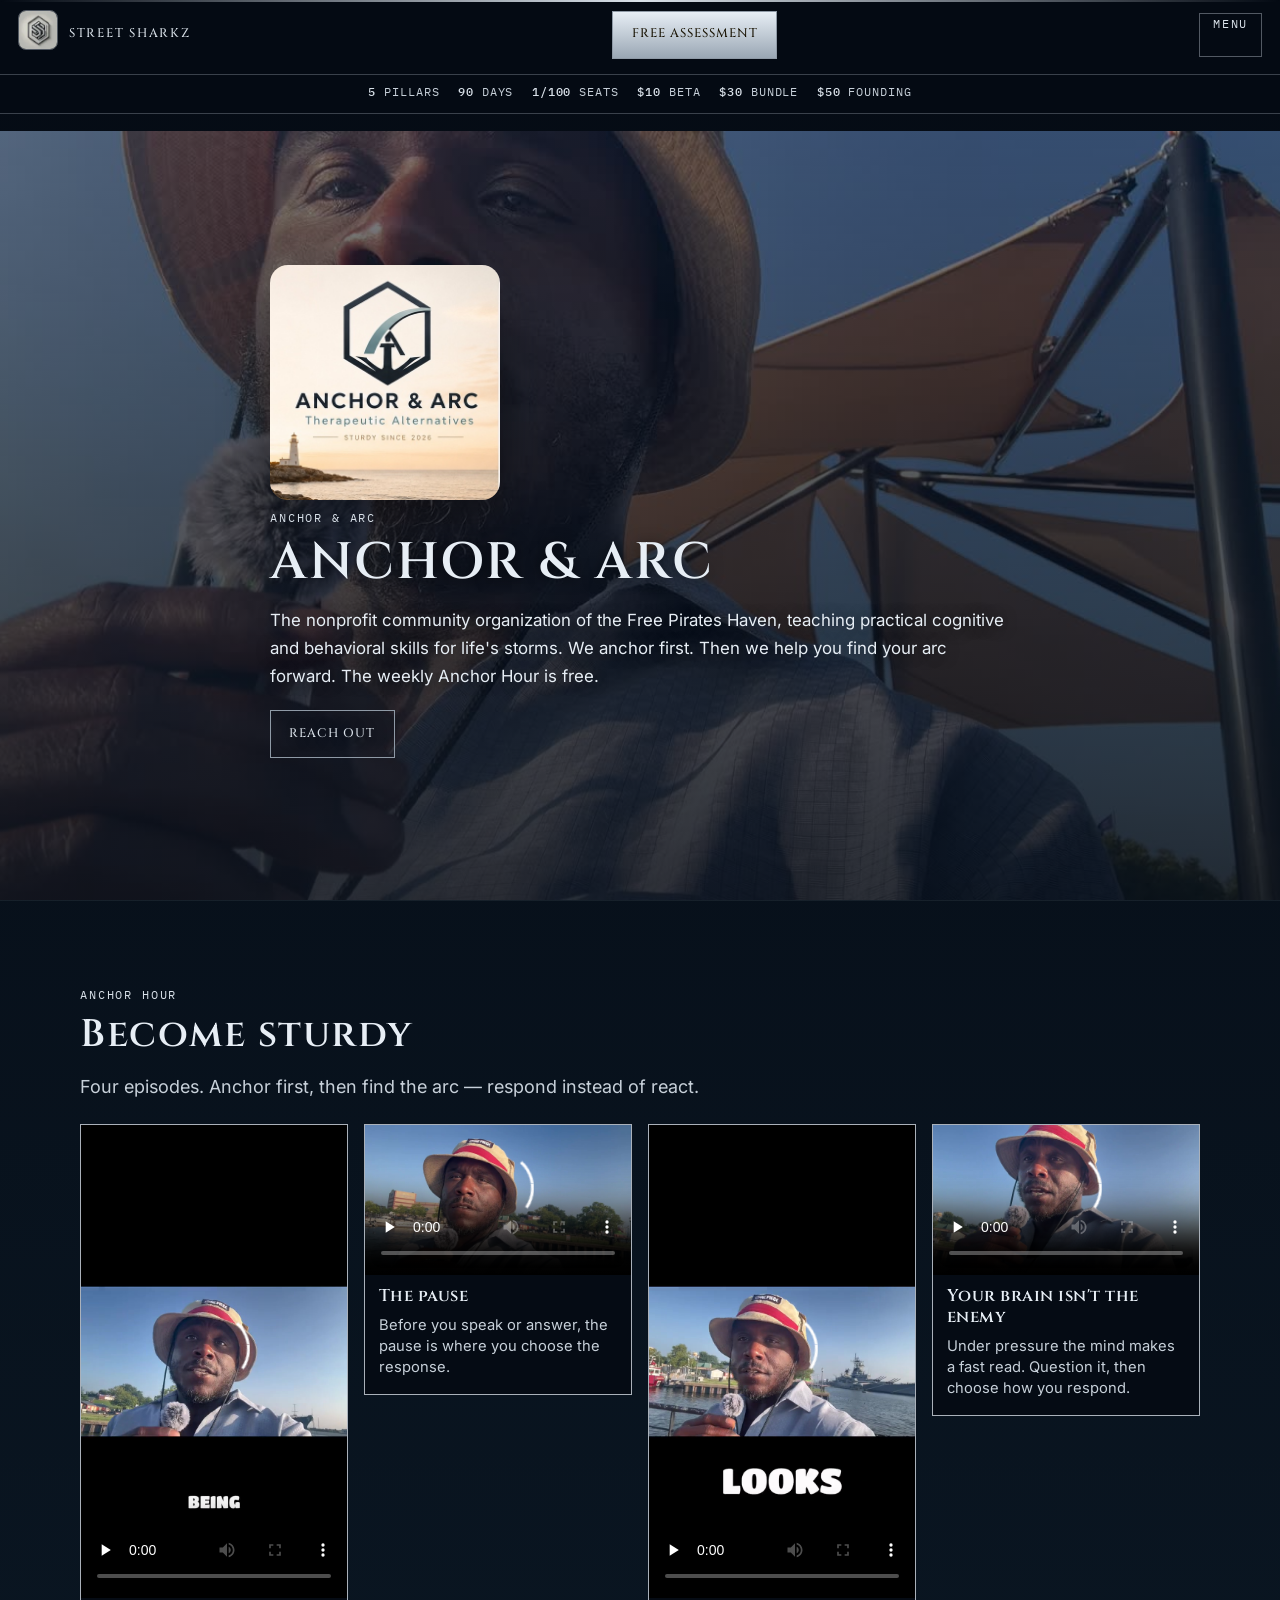
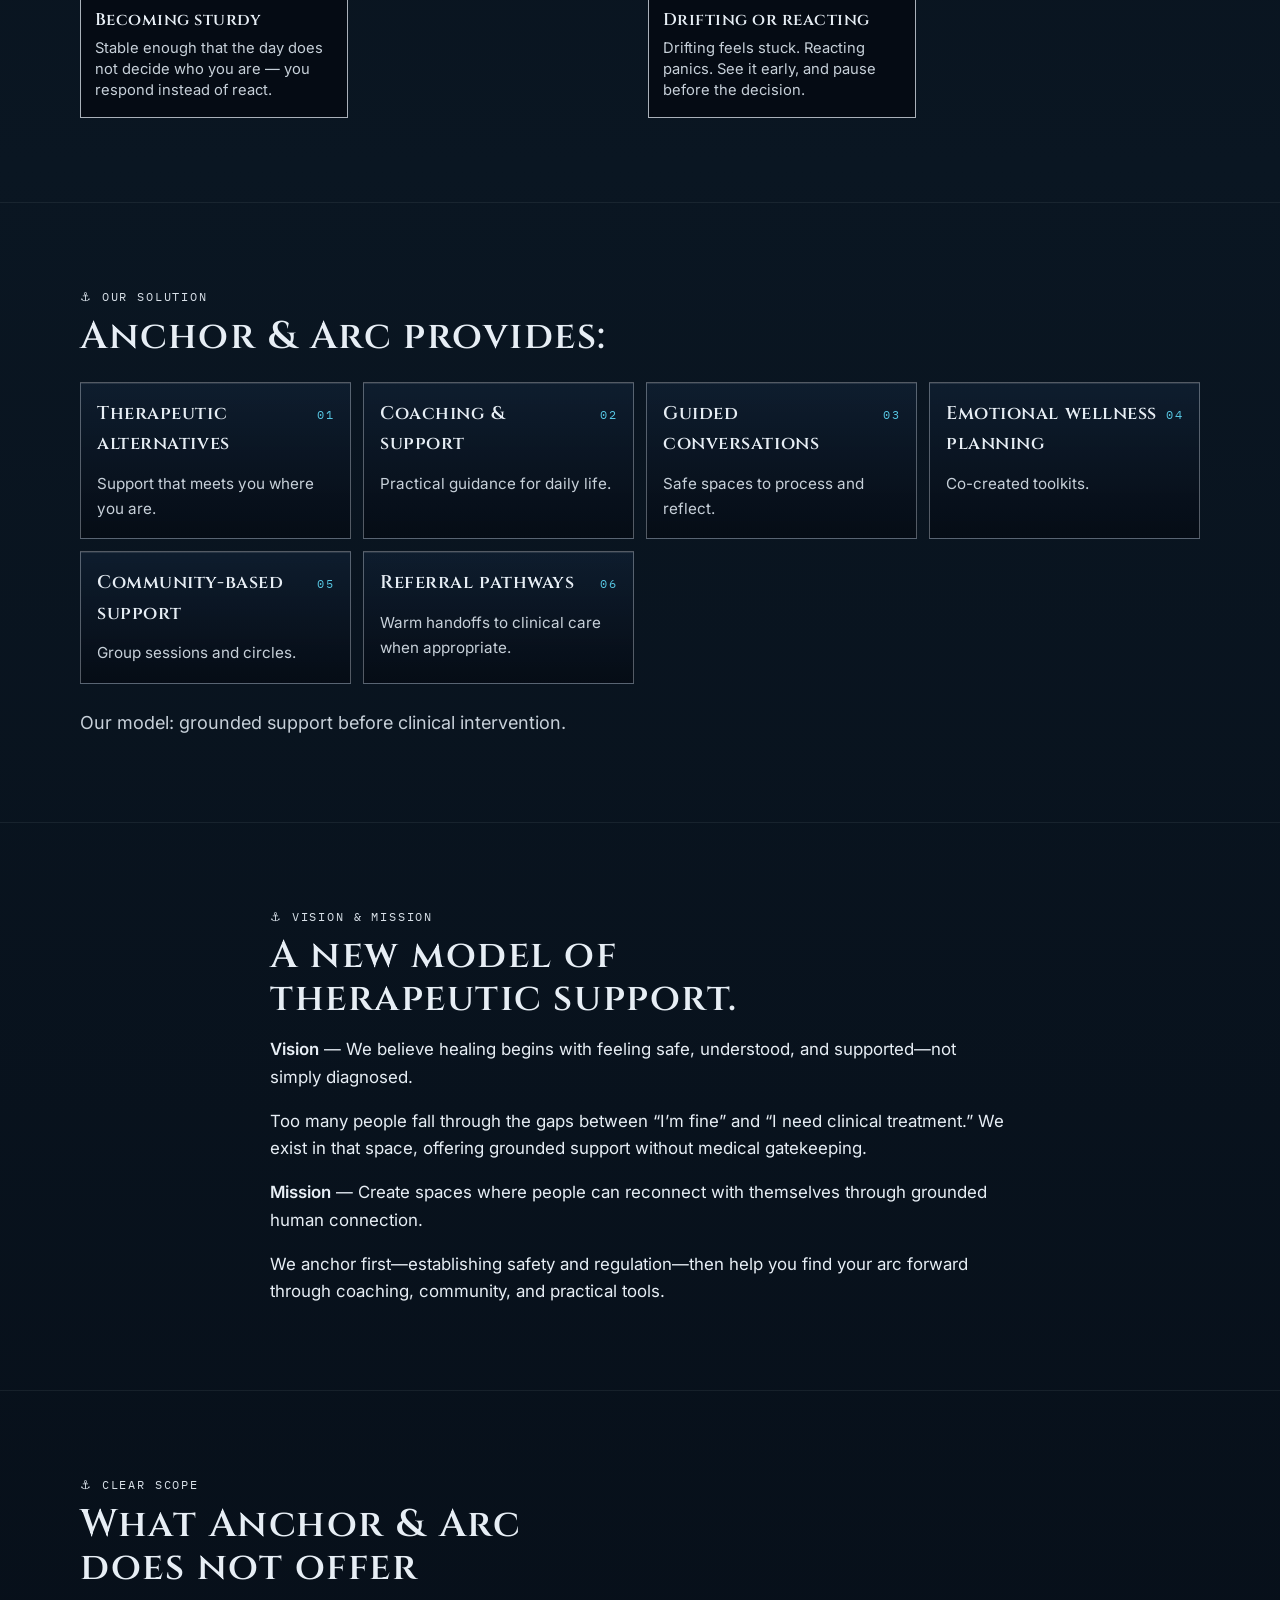
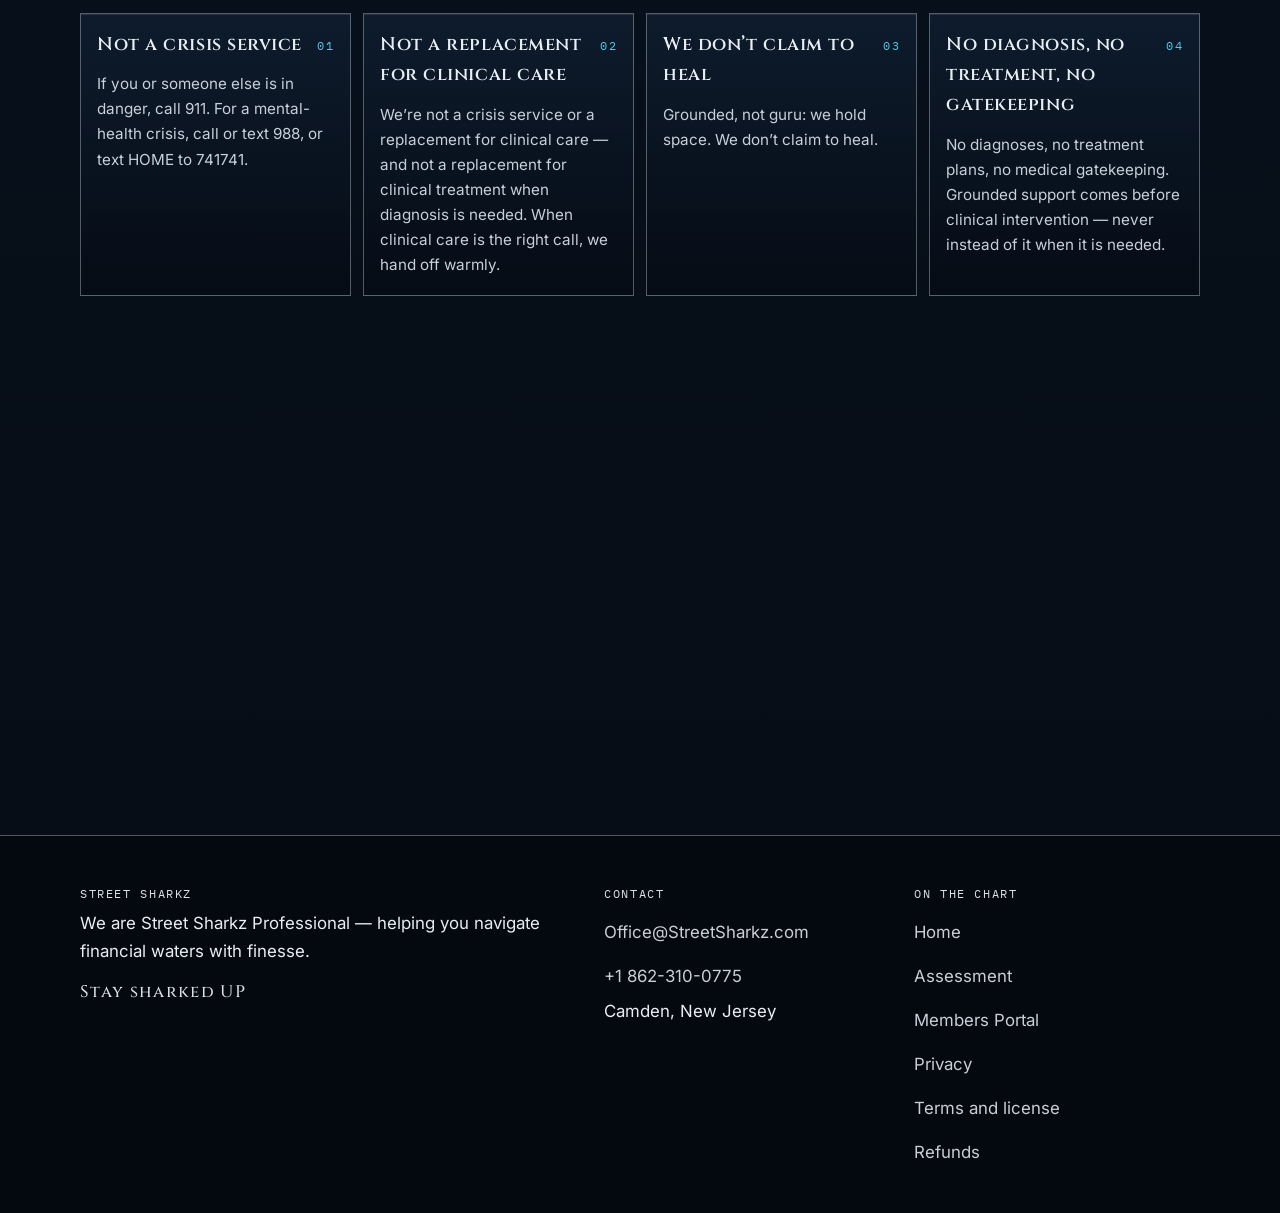
<file: anchor-and-arc.html>
<!DOCTYPE html>
<html lang="en">
<head>
  <meta charset="utf-8">
  <meta name="viewport" content="width=device-width, initial-scale=1">
  <meta name="referrer" content="strict-origin-when-cross-origin">
  <meta http-equiv="Content-Security-Policy" content="default-src 'self'; base-uri 'self'; object-src 'none'; frame-src 'none'; form-action 'self'; img-src 'self'; font-src 'self'; media-src 'self'; style-src 'self'; connect-src 'self'; script-src 'self' 'sha256-WZRJfWvsnNCPcxzZwvyhovnZGqhZaC+8gPGPRbx6wTk='">
  <script>document.documentElement.classList.add("js");</script>
  <title>Anchor &amp; Arc — Street Sharkz Professional</title>
  <meta name="description" content="Anchor &amp; Arc — the nonprofit community organization of the Free Pirates Haven. The weekly Anchor Hour is free.">
  <link rel="canonical" href="https://www.streetsharkz.com/anchor-and-arc">
  <meta property="og:site_name" content="Street Sharkz Professional">
  <meta property="og:type" content="website">
  <meta property="og:title" content="Anchor &amp; Arc — Street Sharkz Professional">
  <meta property="og:description" content="Anchor &amp; Arc — the nonprofit community organization of the Free Pirates Haven. The weekly Anchor Hour is free.">
  <meta property="og:url" content="https://www.streetsharkz.com/anchor-and-arc">
  <meta property="og:image" content="https://www.streetsharkz.com/assets/img/og/anchor.jpg">
  <meta property="og:image:alt" content="Street Sharkz Professional">
  <meta name="theme-color" content="#050b14">
  <link rel="icon" href="assets/img/ss-hex-logo-official.jpg" type="image/jpeg">
  <link rel="stylesheet" href="styles.css">
</head>
<body class="page-sub" data-page="story">
  <a class="skip" href="#main">Skip to content</a>
  <header class="site-header">
    <a class="nav-brand" href="index.html" aria-label="Street Sharkz Professional">
      <picture>
        <source type="image/webp" srcset="assets/img/ss-hex-logo-96.webp 96w" sizes="40px">
        <img src="assets/img/ss-hex-logo-official.jpg" alt="" width="1170" height="1170">
      </picture>
      <span class="nav-word">Street Sharkz</span>
    </a>
    <a class="btn btn-solid nav-assess" href="assessment.html">Free Assessment</a>
    <button class="nav-toggle" type="button" aria-expanded="false" aria-controls="site-nav">Menu</button>
    <nav id="site-nav" aria-label="Primary">
      <a href="assessment.html">Assessment</a>
      <a href="peak-performance.html">Peak</a>
      <a href="sharkonomicz.html">Sharkonomicz</a>
      <a href="book.html">Book</a>
      <a href="pirate-radio.html">Pirate Radio</a>
      <a href="captain.html">Captain</a>
      <a class="btn btn-solid nav-portal" href="portal.html">Portal</a>
    </nav>
      <p class="digits" aria-label="Real figures"><span><b>5</b> pillars</span><span><b>90</b> days</span><span><b>1/100</b> seats</span><span><b>$10</b> beta</span><span><b>$30</b> bundle</span><span><b>$50</b> founding</span></p>
  </header>

  <main id="main">
    <section class="section arc-hero">
      <div class="arc-hero-media" aria-hidden="true">
        <video class="arc-hero-video" autoplay muted loop playsinline poster="assets/video/anchor-hero-poster.jpg" tabindex="-1">
          <source src="assets/video/anchor-hero-loop.mp4" type="video/mp4" media="(prefers-reduced-motion: no-preference)">
        </video>
      </div>
      <div class="arc-hero-shade" aria-hidden="true"></div>
      <div class="wrap narrow arc-hero-copy">
        <p class="arc-logo"><img class="anchor-logo" src="assets/img/anchor/anchor-arc-logo.jpg" alt="Anchor &amp; Arc — Therapeutic Alternatives. Sturdy since 2026." width="470" height="480"></p>
        <p class="eyebrow">Anchor &amp; Arc</p>
        <h1>Anchor &amp; Arc</h1>
        <div class="prose stack">
          <p>The nonprofit community organization of the Free Pirates Haven, teaching practical cognitive and behavioral skills for life's storms. We anchor first. Then we help you find your arc forward. The weekly Anchor Hour is free.</p>
        </div>
        <p class="cta-row"><a class="btn btn-ghost" href="mailto:Office@StreetSharkz.com">Reach Out</a></p>
      </div>
    </section>
    <section class="section">
      <div class="wrap">
        <p class="eyebrow">Anchor Hour</p>
        <h2>Become sturdy</h2>
        <p class="lede-left">Four episodes. Anchor first, then find the arc — respond instead of react.</p>
        <div class="episode-row">
          <figure class="clip-card">
            <video controls preload="none" playsinline poster="assets/video/becoming-sturdy-poster.jpg" width="720" height="1280" aria-label="Becoming sturdy">
              <source src="assets/video/becoming-sturdy.mp4" type="video/mp4">
            </video>
            <figcaption>
              <h3>Becoming sturdy</h3>
              <p>Stable enough that the day does not decide who you are — you respond instead of react.</p>
            </figcaption>
          </figure>
          <figure class="clip-card">
            <video controls preload="none" playsinline poster="assets/video/the-pause-poster.jpg" width="1280" height="720" aria-label="The pause">
              <source src="assets/video/the-pause.mp4" type="video/mp4">
            </video>
            <figcaption>
              <h3>The pause</h3>
              <p>Before you speak or answer, the pause is where you choose the response.</p>
            </figcaption>
          </figure>
          <figure class="clip-card">
            <video controls preload="none" playsinline poster="assets/video/drifting-or-reacting-poster.jpg" width="720" height="1280" aria-label="Drifting or reacting">
              <source src="assets/video/drifting-or-reacting.mp4" type="video/mp4">
            </video>
            <figcaption>
              <h3>Drifting or reacting</h3>
              <p>Drifting feels stuck. Reacting panics. See it early, and pause before the decision.</p>
            </figcaption>
          </figure>
          <figure class="clip-card">
            <video controls preload="none" playsinline poster="assets/video/brain-isnt-the-enemy-poster.jpg" width="1280" height="720" aria-label="Your brain isn't the enemy">
              <source src="assets/video/brain-isnt-the-enemy.mp4" type="video/mp4">
            </video>
            <figcaption>
              <h3>Your brain isn't the enemy</h3>
              <p>Under pressure the mind makes a fast read. Question it, then choose how you respond.</p>
            </figcaption>
          </figure>
        </div>
      </div>
    </section>
    <section class="section">
      <div class="wrap">
        <p class="eyebrow">&#9875;&#65038; Our solution</p>
        <h2>Anchor &amp; Arc provides:</h2>
        <div class="pillars pillars-wide">
          <article class="pillar">
            <header><h3>Therapeutic alternatives</h3><span class="idx">01</span></header>
            <p>Support that meets you where you are.</p>
          </article>
          <article class="pillar">
            <header><h3>Coaching &amp; support</h3><span class="idx">02</span></header>
            <p>Practical guidance for daily life.</p>
          </article>
          <article class="pillar">
            <header><h3>Guided conversations</h3><span class="idx">03</span></header>
            <p>Safe spaces to process and reflect.</p>
          </article>
          <article class="pillar">
            <header><h3>Emotional wellness planning</h3><span class="idx">04</span></header>
            <p>Co-created toolkits.</p>
          </article>
          <article class="pillar">
            <header><h3>Community-based support</h3><span class="idx">05</span></header>
            <p>Group sessions and circles.</p>
          </article>
          <article class="pillar">
            <header><h3>Referral pathways</h3><span class="idx">06</span></header>
            <p>Warm handoffs to clinical care when appropriate.</p>
          </article>
        </div>
        <p class="lede-left card-lift">Our model: grounded support before clinical intervention.</p>
      </div>
    </section>
    <section class="section">
      <div class="wrap narrow">
        <p class="eyebrow">&#9875;&#65038; Vision &amp; mission</p>
        <h2>A new model of therapeutic support.</h2>
        <div class="prose stack">
          <p><strong>Vision</strong> &mdash; We believe healing begins with feeling safe, understood, and supported&mdash;not simply diagnosed.</p>
          <p>Too many people fall through the gaps between &ldquo;I&rsquo;m fine&rdquo; and &ldquo;I need clinical treatment.&rdquo; We exist in that space, offering grounded support without medical gatekeeping.</p>
          <p><strong>Mission</strong> &mdash; Create spaces where people can reconnect with themselves through grounded human connection.</p>
          <p>We anchor first&mdash;establishing safety and regulation&mdash;then help you find your arc forward through coaching, community, and practical tools.</p>
        </div>
      </div>
    </section>
    <section class="section">
      <div class="wrap">
        <p class="eyebrow">&#9875;&#65038; Clear scope</p>
        <h2>What Anchor &amp; Arc does not offer</h2>
        <div class="pillars pillars-wide">
          <article class="pillar">
            <header><h3>Not a crisis service</h3><span class="idx">01</span></header>
            <p>If you or someone else is in danger, call 911. For a mental-health crisis, call or text 988, or text HOME to 741741.</p>
          </article>
          <article class="pillar">
            <header><h3>Not a replacement for clinical care</h3><span class="idx">02</span></header>
            <p>We&rsquo;re not a crisis service or a replacement for clinical care &mdash; and not a replacement for clinical treatment when diagnosis is needed. When clinical care is the right call, we hand off warmly.</p>
          </article>
          <article class="pillar">
            <header><h3>We don&rsquo;t claim to heal</h3><span class="idx">03</span></header>
            <p>Grounded, not guru: we hold space. We don&rsquo;t claim to heal.</p>
          </article>
          <article class="pillar">
            <header><h3>No diagnosis, no treatment, no gatekeeping</h3><span class="idx">04</span></header>
            <p>No diagnoses, no treatment plans, no medical gatekeeping. Grounded support comes before clinical intervention &mdash; never instead of it when it is needed.</p>
          </article>
        </div>
      </div>
    </section>
    <section class="section reveal" id="next-step">
      <div class="wrap narrow">
        <p class="eyebrow">Your next step</p>
        <h2>Start free. Stay Sharked Up.</h2>
        <p class="lede-left">Take the free Assessment, join the crew, and your free Pup Deck opens in the app — water and five quiet minutes a day. Or go premium and run all five pillars for 90 days.</p>
        <p class="cta-row"><a class="btn btn-solid" href="assessment.html">Step 1 — Free Assessment</a> <a class="btn btn-ghost" href="peak-performance.html">See the app</a></p>
      </div>
    </section>
  </main>
  <footer class="site-footer">
    <div class="wrap footer-grid">
      <div>
        <p class="footer-label">Street Sharkz</p>
        <p>We are Street Sharkz Professional — helping you navigate financial waters with finesse.</p>
        <p class="signoff">Stay sharked UP</p>
      </div>
      <div>
        <p class="footer-label">Contact</p>
        <p><a href="mailto:Office@StreetSharkz.com">Office@StreetSharkz.com</a></p>
        <p><a href="tel:+18623100775">+1 862-310-0775</a></p>
        <p>Camden, New Jersey</p>
      </div>
      <nav class="footer-nav" aria-label="Footer">
        <p class="footer-label">On the chart</p>
        <a href="index.html">Home</a>
        <a href="assessment.html">Assessment</a>
        <a href="portal.html">Members Portal</a>
        <a href="privacy.html">Privacy</a>
        <a href="terms.html">Terms and license</a>
        <a href="refund.html">Refunds</a>
      </nav>
    </div>
  </footer>
  <script src="main.js"></script>
</body>
</html>
</file>
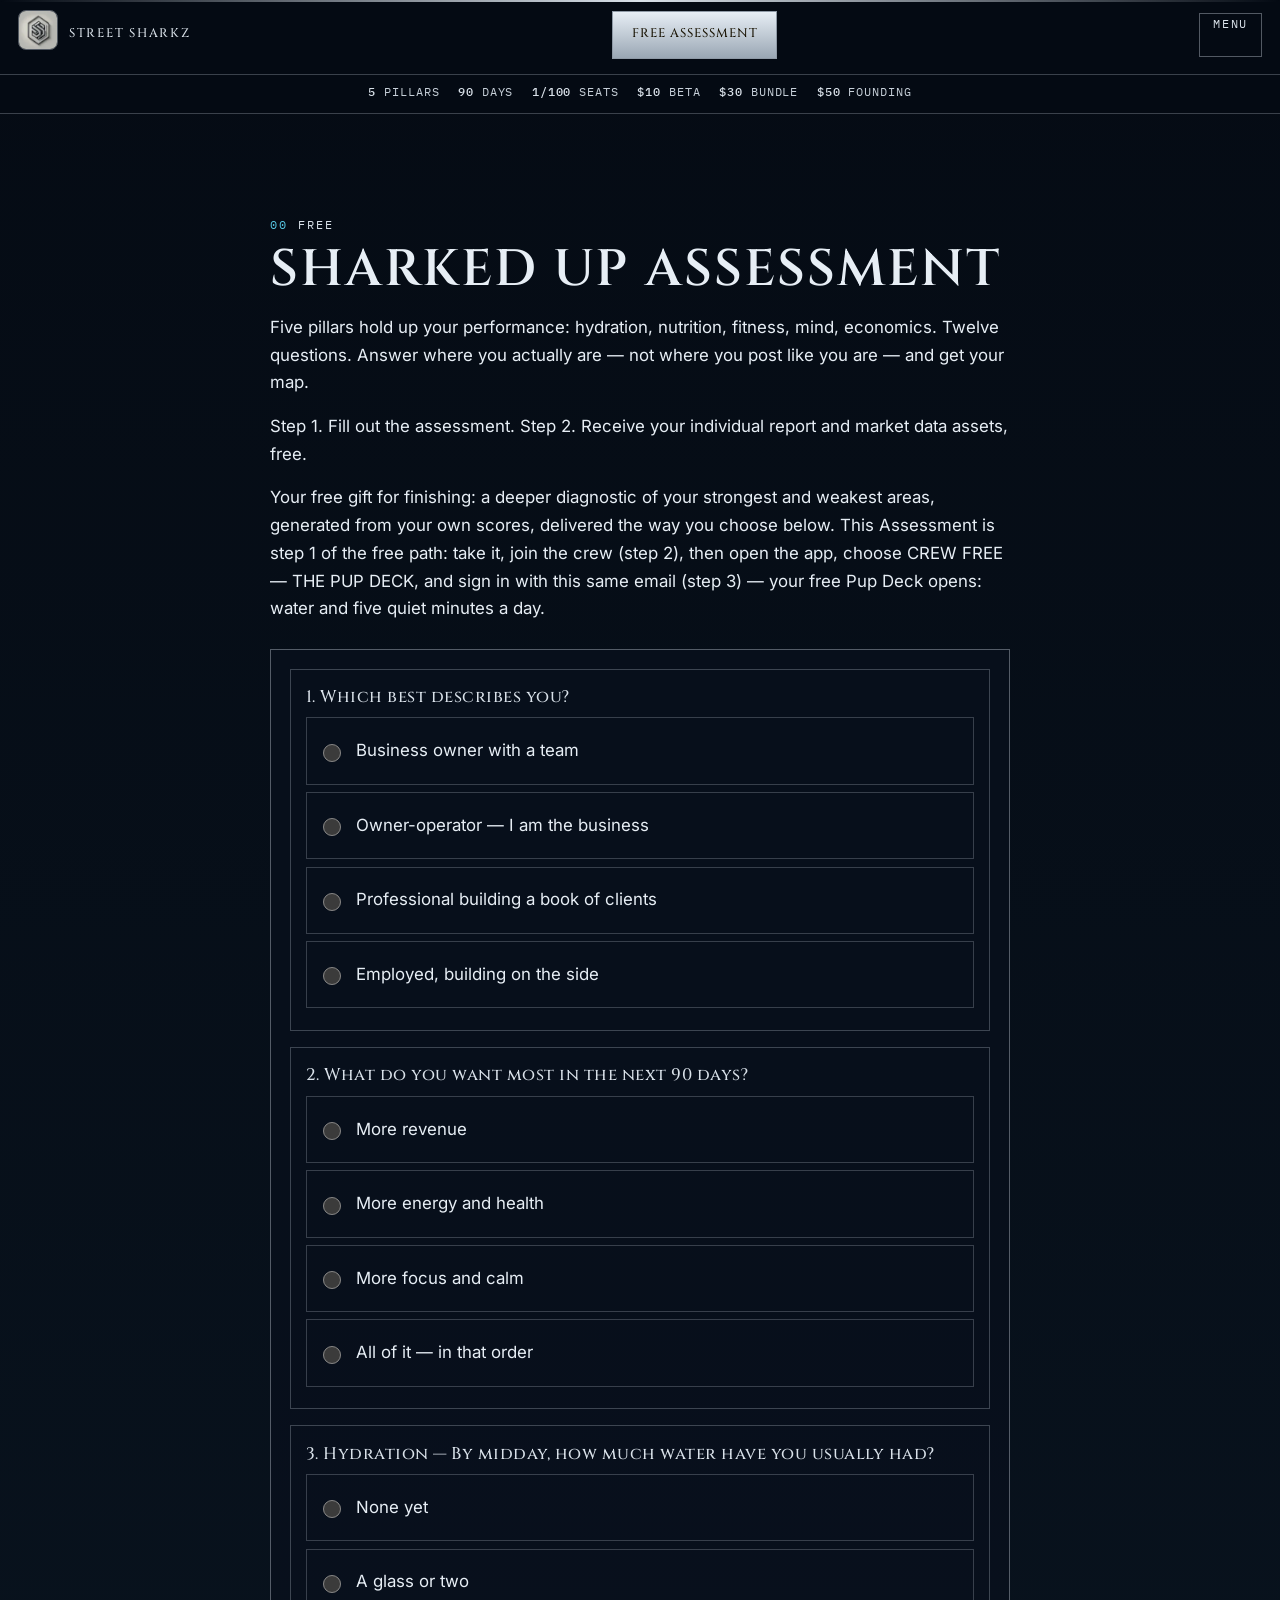
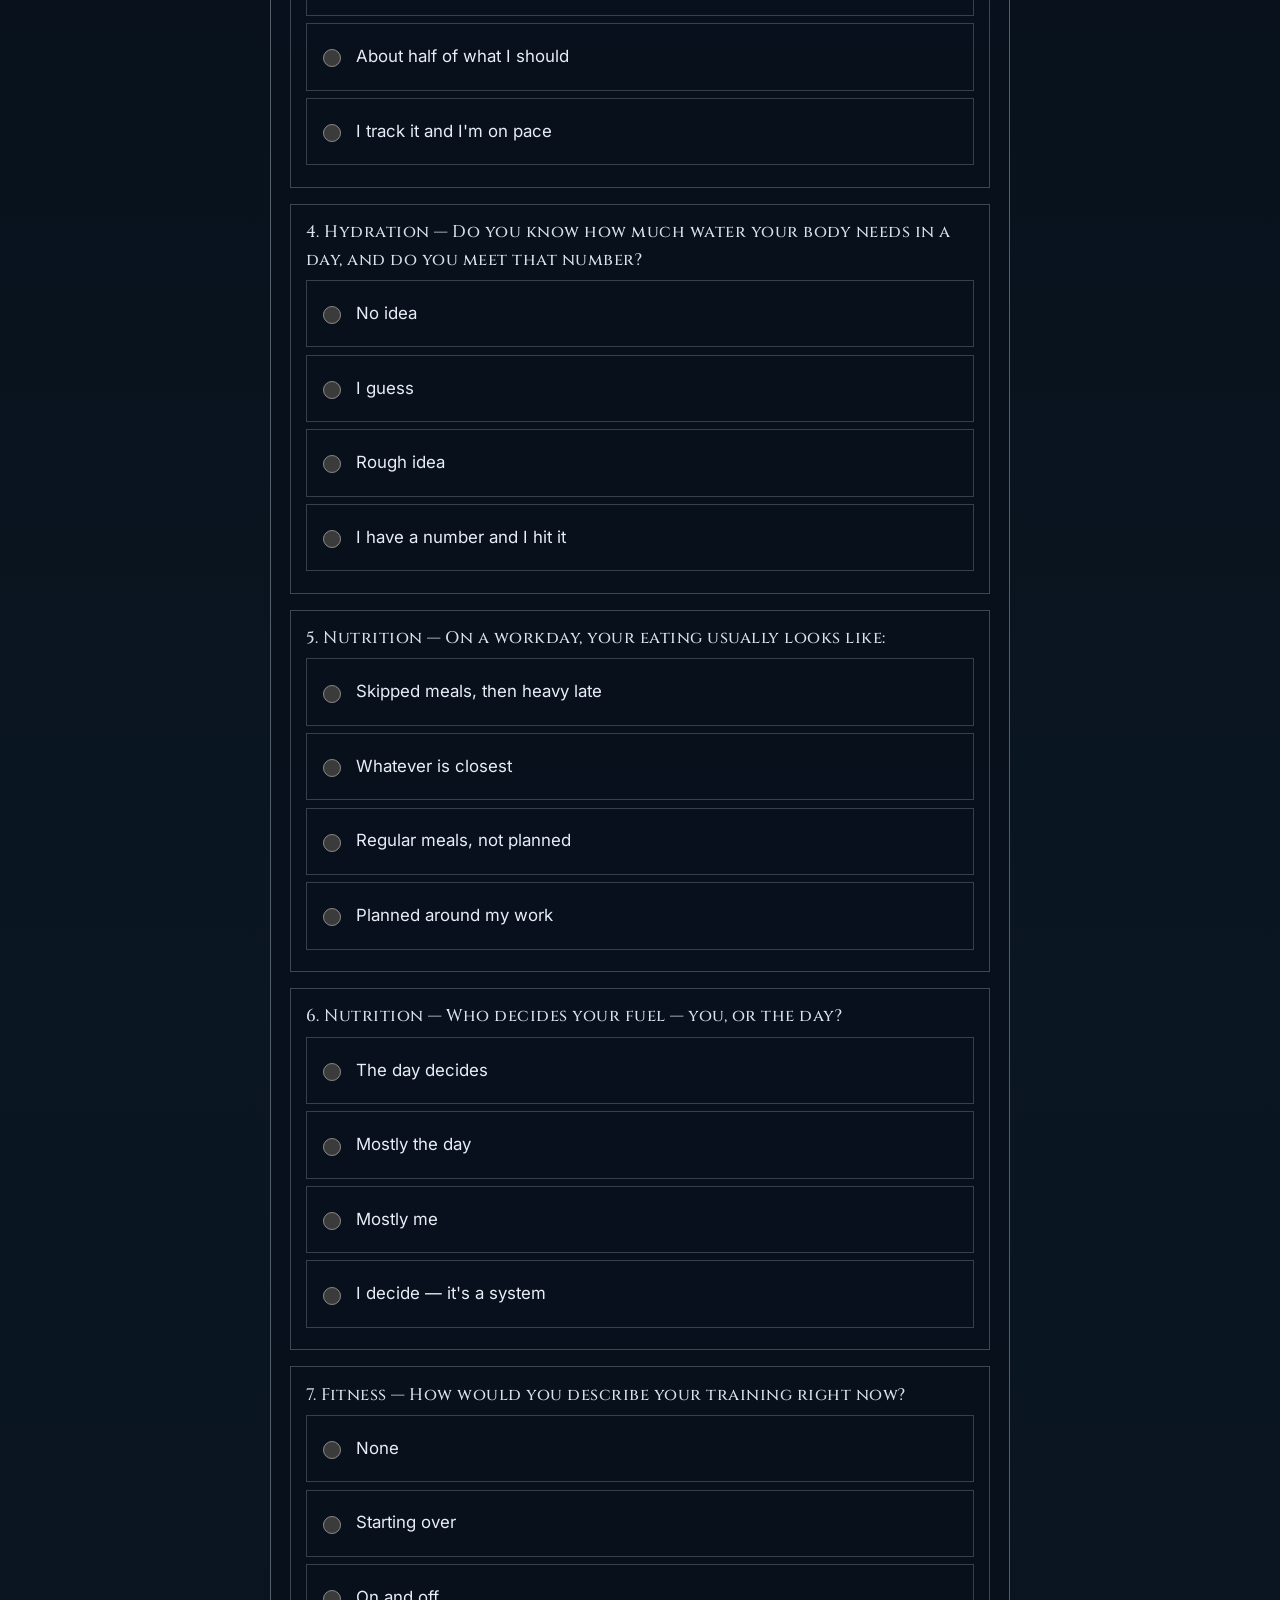
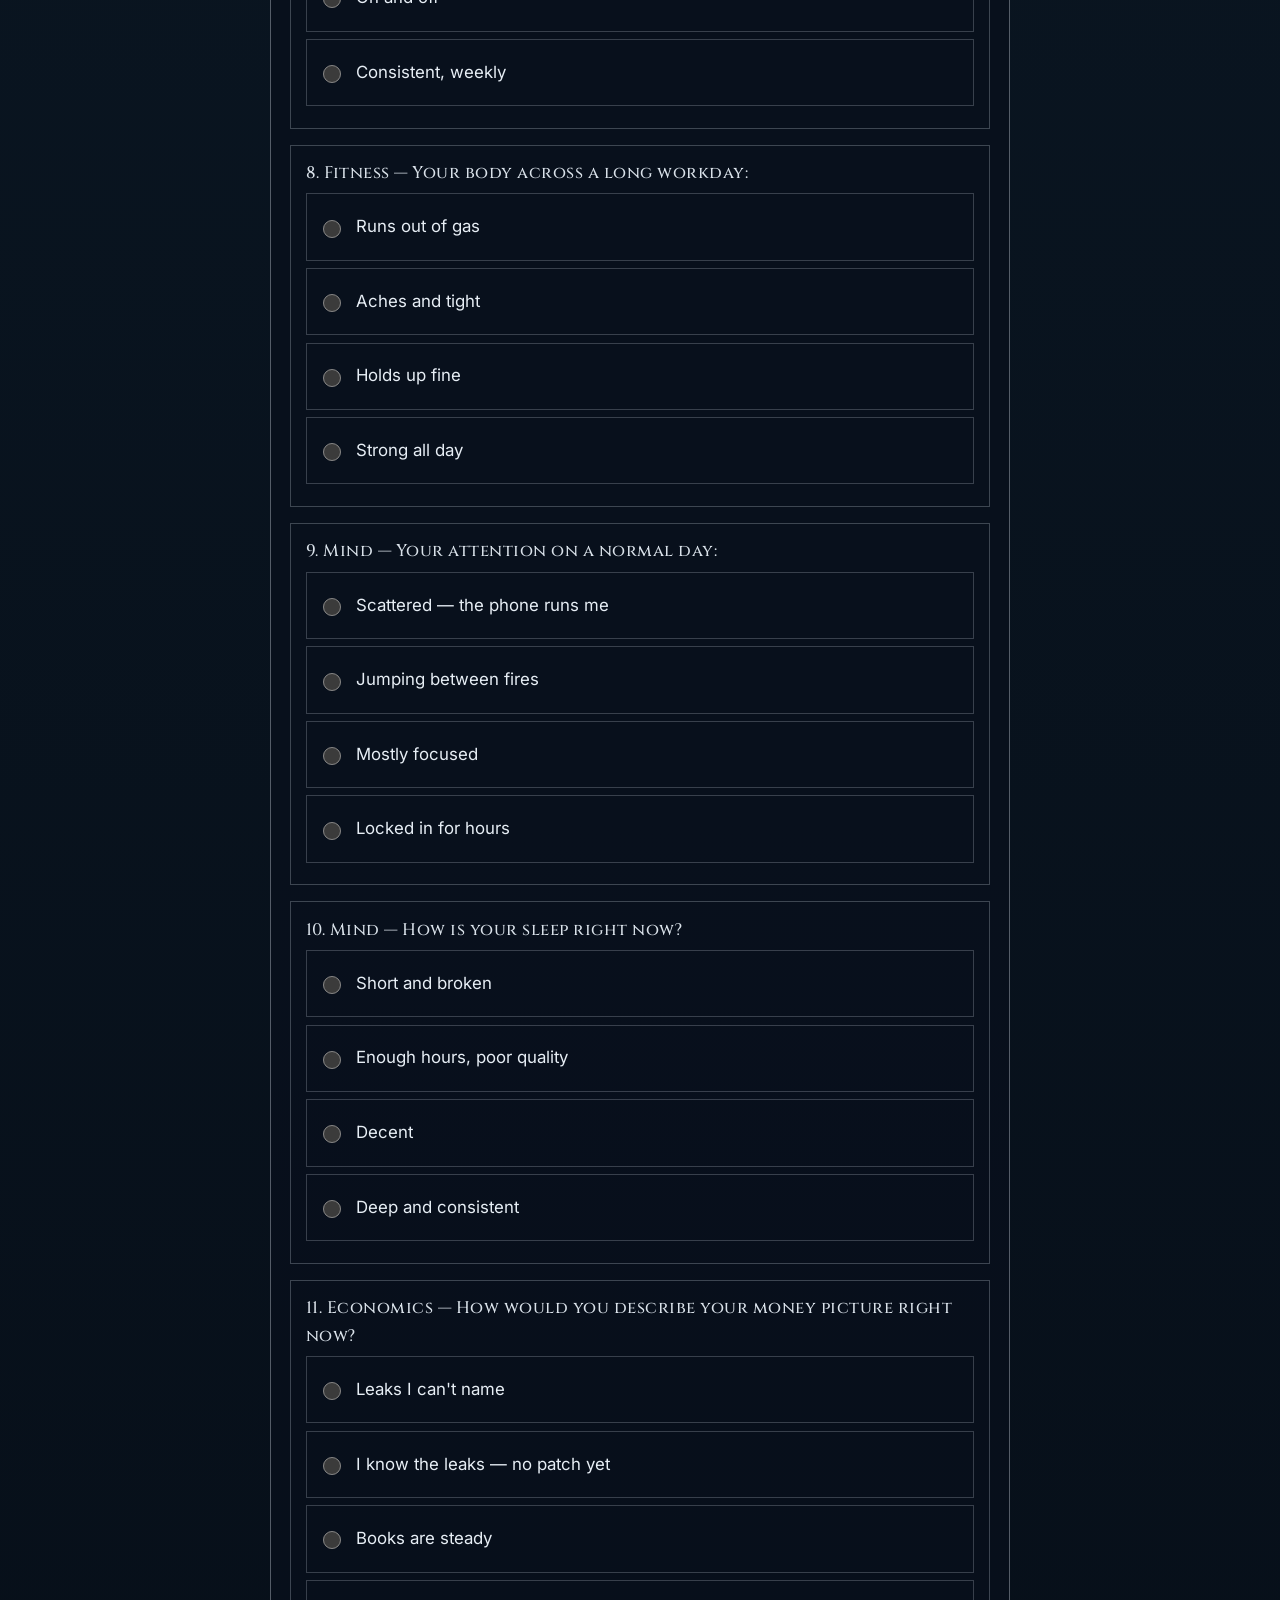
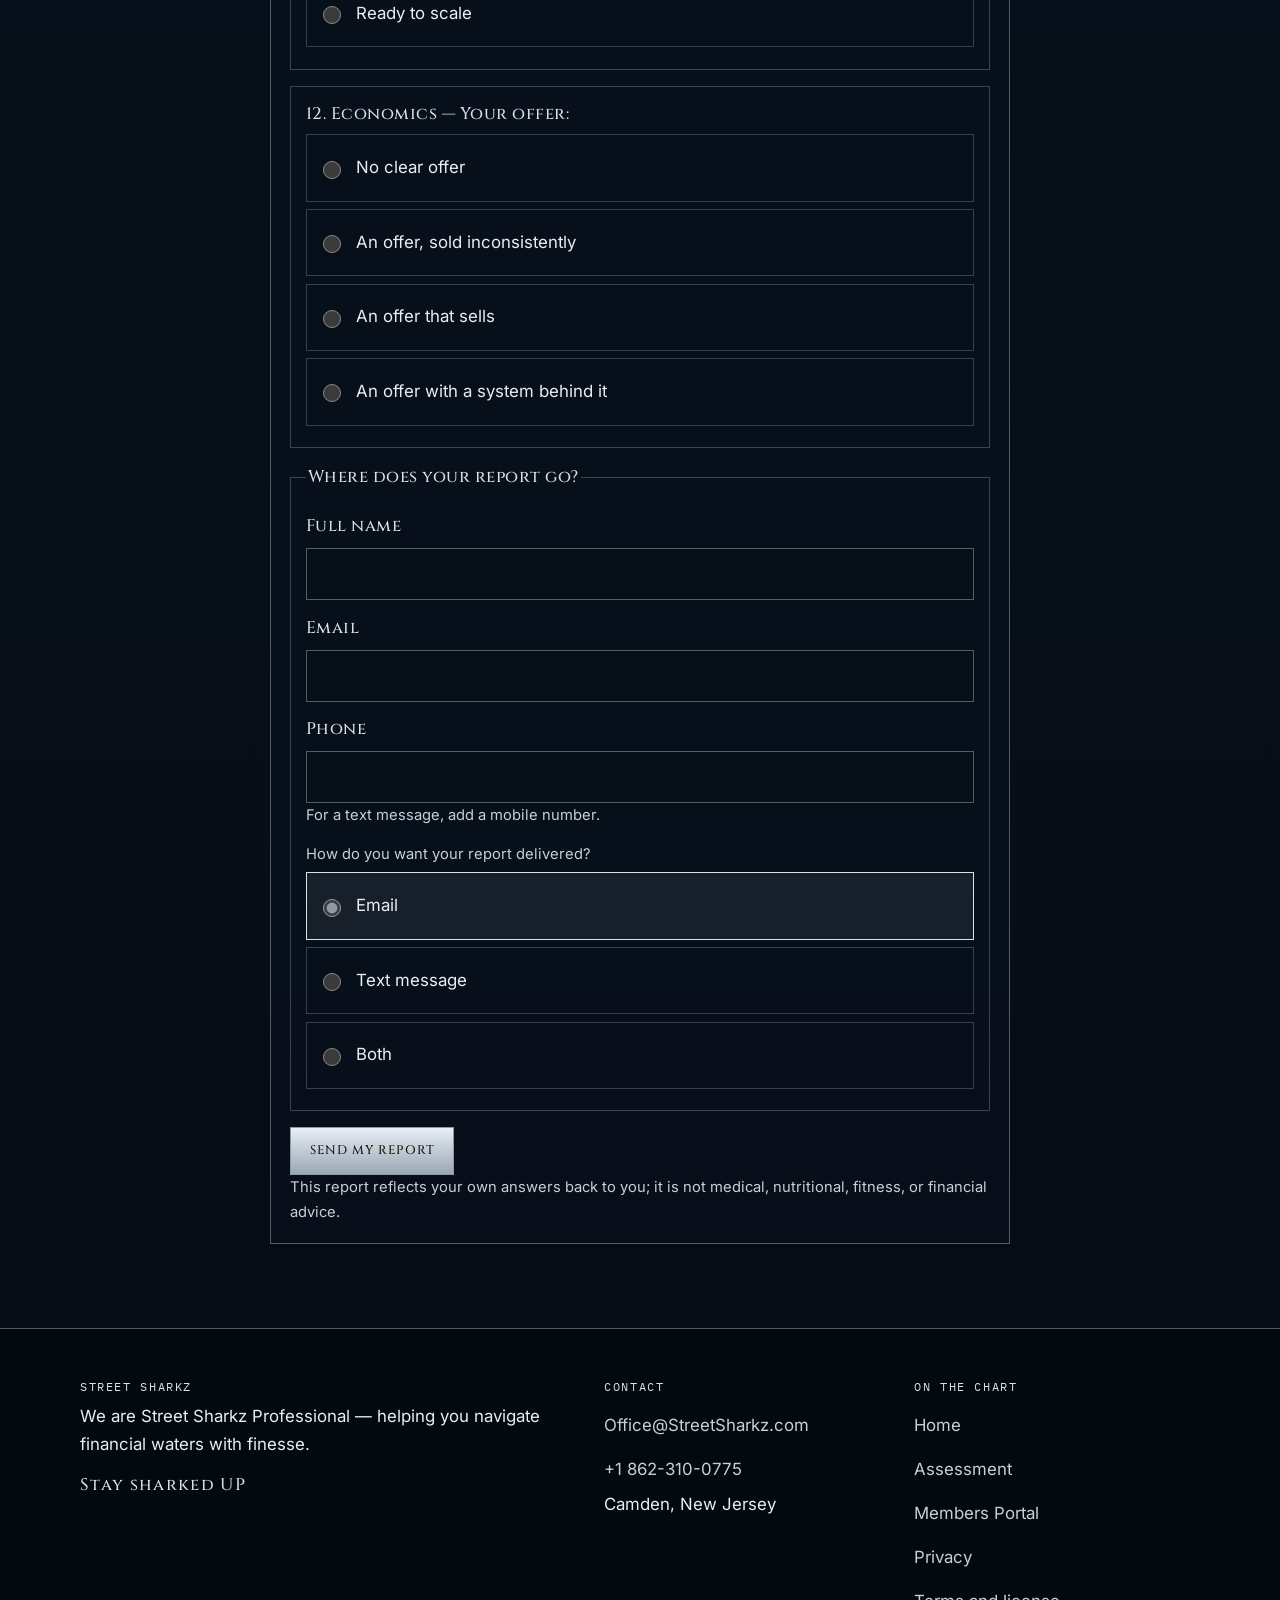
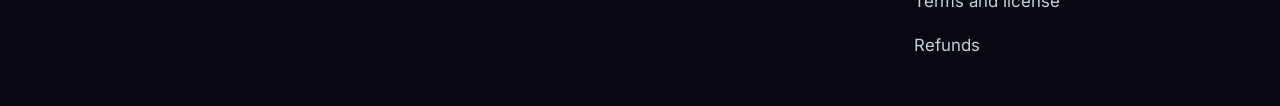
<file: assessment.html>
<!DOCTYPE html>
<html lang="en">
<head>
  <meta charset="utf-8">
  <meta name="viewport" content="width=device-width, initial-scale=1">
  <meta name="referrer" content="strict-origin-when-cross-origin">
  <meta http-equiv="Content-Security-Policy" content="default-src 'self'; base-uri 'self'; object-src 'none'; frame-src 'none'; form-action 'self'; img-src 'self'; font-src 'self'; media-src 'self'; style-src 'self'; connect-src 'self'; script-src 'self' https://script.google.com https://script.googleusercontent.com 'sha256-WZRJfWvsnNCPcxzZwvyhovnZGqhZaC+8gPGPRbx6wTk='">
  <script>document.documentElement.classList.add("js");</script>
  <title>Sharked Up Assessment — Street Sharkz Professional</title>
  <meta name="description" content="Twelve questions across hydration, nutrition, fitness, mind, and economics. Your map and a deeper diagnostic come back free.">
  <link rel="canonical" href="https://www.streetsharkz.com/assessment">
  <meta property="og:site_name" content="Street Sharkz Professional">
  <meta property="og:type" content="website">
  <meta property="og:title" content="Sharked Up Assessment — Street Sharkz Professional">
  <meta property="og:description" content="Twelve questions across hydration, nutrition, fitness, mind, and economics. Your map and a deeper diagnostic come back free.">
  <meta property="og:url" content="https://www.streetsharkz.com/assessment">
  <meta property="og:image" content="https://www.streetsharkz.com/assets/img/og/assessment.jpg">
  <meta property="og:image:alt" content="Street Sharkz Professional">
  <meta name="theme-color" content="#050b14">
  <link rel="icon" href="assets/img/ss-hex-logo-official.jpg" type="image/jpeg">
  <link rel="stylesheet" href="styles.css">
</head>
<body class="page-sub" data-page="assessment">
  <a class="skip" href="#main">Skip to content</a>
  <header class="site-header">
    <a class="nav-brand" href="index.html" aria-label="Street Sharkz Professional">
      <picture>
        <source type="image/webp" srcset="assets/img/ss-hex-logo-96.webp 96w" sizes="40px">
        <img src="assets/img/ss-hex-logo-official.jpg" alt="" width="1170" height="1170">
      </picture>
      <span class="nav-word">Street Sharkz</span>
    </a>
    <a class="btn btn-solid nav-assess" href="assessment.html" aria-current="page">Free Assessment</a>
    <button class="nav-toggle" type="button" aria-expanded="false" aria-controls="site-nav">Menu</button>
    <nav id="site-nav" aria-label="Primary">
      <a href="assessment.html" aria-current="page">Assessment</a>
      <a href="peak-performance.html">Peak</a>
      <a href="sharkonomicz.html">Sharkonomicz</a>
      <a href="book.html">Book</a>
      <a href="pirate-radio.html">Pirate Radio</a>
      <a href="anchor-and-arc.html">Anchor &amp; Arc</a>
      <a href="captain.html">Captain</a>
      <a class="btn btn-solid nav-portal" href="portal.html">Portal</a>
    </nav>
      <p class="digits" aria-label="Real figures"><span><b>5</b> pillars</span><span><b>90</b> days</span><span><b>1/100</b> seats</span><span><b>$10</b> beta</span><span><b>$30</b> bundle</span><span><b>$50</b> founding</span></p>
  </header>
  <main id="main">
    <section class="section">
      <div class="wrap narrow">
        <p class="eyebrow"><span>00</span> Free</p>
        <h1>Sharked Up Assessment</h1>
        <div class="prose stack">
          <p>Five pillars hold up your performance: hydration, nutrition, fitness, mind, economics. Twelve questions. Answer where you actually are — not where you post like you are — and get your map.</p>
          <p>Step 1. Fill out the assessment. Step 2. Receive your individual report and market data assets, free.</p>
          <p>Your free gift for finishing: a deeper diagnostic of your strongest and weakest areas, generated from your own scores, delivered the way you choose below. This Assessment is step 1 of the free path: take it, join the crew (step 2), then open the app, choose CREW FREE — THE PUP DECK, and sign in with this same email (step 3) — your free Pup Deck opens: water and five quiet minutes a day.</p>
        </div>
        <form id="assessment-form" class="form-card" novalidate>
          <div id="form-errors" class="form-errors" role="alert" tabindex="-1" hidden></div>
          <div class="hp">
            <label for="report-company">Company website</label>
            <input id="report-company" name="company" type="text" tabindex="-1" autocomplete="off" maxlength="200">
          </div>
          <fieldset class="q" id="field-q0"><legend>1. Which best describes you?</legend>
            <label class="choice"><input type="radio" name="q0" value="0" required> Business owner with a team</label>
            <label class="choice"><input type="radio" name="q0" value="1"> Owner-operator — I am the business</label>
            <label class="choice"><input type="radio" name="q0" value="2"> Professional building a book of clients</label>
            <label class="choice"><input type="radio" name="q0" value="3"> Employed, building on the side</label>
          </fieldset>
          <fieldset class="q" id="field-q1"><legend>2. What do you want most in the next 90 days?</legend>
            <label class="choice"><input type="radio" name="q1" value="0" required> More revenue</label>
            <label class="choice"><input type="radio" name="q1" value="1"> More energy and health</label>
            <label class="choice"><input type="radio" name="q1" value="2"> More focus and calm</label>
            <label class="choice"><input type="radio" name="q1" value="3"> All of it — in that order</label>
          </fieldset>
          <fieldset class="q" id="field-q2"><legend>3. Hydration — By midday, how much water have you usually had?</legend>
            <label class="choice"><input type="radio" name="q2" value="0" required> None yet</label>
            <label class="choice"><input type="radio" name="q2" value="1"> A glass or two</label>
            <label class="choice"><input type="radio" name="q2" value="2"> About half of what I should</label>
            <label class="choice"><input type="radio" name="q2" value="3"> I track it and I'm on pace</label>
          </fieldset>
          <fieldset class="q" id="field-q3"><legend>4. Hydration — Do you know how much water your body needs in a day, and do you meet that number?</legend>
            <label class="choice"><input type="radio" name="q3" value="0" required> No idea</label>
            <label class="choice"><input type="radio" name="q3" value="1"> I guess</label>
            <label class="choice"><input type="radio" name="q3" value="2"> Rough idea</label>
            <label class="choice"><input type="radio" name="q3" value="3"> I have a number and I hit it</label>
          </fieldset>
          <fieldset class="q" id="field-q4"><legend>5. Nutrition — On a workday, your eating usually looks like:</legend>
            <label class="choice"><input type="radio" name="q4" value="0" required> Skipped meals, then heavy late</label>
            <label class="choice"><input type="radio" name="q4" value="1"> Whatever is closest</label>
            <label class="choice"><input type="radio" name="q4" value="2"> Regular meals, not planned</label>
            <label class="choice"><input type="radio" name="q4" value="3"> Planned around my work</label>
          </fieldset>
          <fieldset class="q" id="field-q5"><legend>6. Nutrition — Who decides your fuel — you, or the day?</legend>
            <label class="choice"><input type="radio" name="q5" value="0" required> The day decides</label>
            <label class="choice"><input type="radio" name="q5" value="1"> Mostly the day</label>
            <label class="choice"><input type="radio" name="q5" value="2"> Mostly me</label>
            <label class="choice"><input type="radio" name="q5" value="3"> I decide — it's a system</label>
          </fieldset>
          <fieldset class="q" id="field-q6"><legend>7. Fitness — How would you describe your training right now?</legend>
            <label class="choice"><input type="radio" name="q6" value="0" required> None</label>
            <label class="choice"><input type="radio" name="q6" value="1"> Starting over</label>
            <label class="choice"><input type="radio" name="q6" value="2"> On and off</label>
            <label class="choice"><input type="radio" name="q6" value="3"> Consistent, weekly</label>
          </fieldset>
          <fieldset class="q" id="field-q7"><legend>8. Fitness — Your body across a long workday:</legend>
            <label class="choice"><input type="radio" name="q7" value="0" required> Runs out of gas</label>
            <label class="choice"><input type="radio" name="q7" value="1"> Aches and tight</label>
            <label class="choice"><input type="radio" name="q7" value="2"> Holds up fine</label>
            <label class="choice"><input type="radio" name="q7" value="3"> Strong all day</label>
          </fieldset>
          <fieldset class="q" id="field-q8"><legend>9. Mind — Your attention on a normal day:</legend>
            <label class="choice"><input type="radio" name="q8" value="0" required> Scattered — the phone runs me</label>
            <label class="choice"><input type="radio" name="q8" value="1"> Jumping between fires</label>
            <label class="choice"><input type="radio" name="q8" value="2"> Mostly focused</label>
            <label class="choice"><input type="radio" name="q8" value="3"> Locked in for hours</label>
          </fieldset>
          <fieldset class="q" id="field-q9"><legend>10. Mind — How is your sleep right now?</legend>
            <label class="choice"><input type="radio" name="q9" value="0" required> Short and broken</label>
            <label class="choice"><input type="radio" name="q9" value="1"> Enough hours, poor quality</label>
            <label class="choice"><input type="radio" name="q9" value="2"> Decent</label>
            <label class="choice"><input type="radio" name="q9" value="3"> Deep and consistent</label>
          </fieldset>
          <fieldset class="q" id="field-q10"><legend>11. Economics — How would you describe your money picture right now?</legend>
            <label class="choice"><input type="radio" name="q10" value="0" required> Leaks I can't name</label>
            <label class="choice"><input type="radio" name="q10" value="1"> I know the leaks — no patch yet</label>
            <label class="choice"><input type="radio" name="q10" value="2"> Books are steady</label>
            <label class="choice"><input type="radio" name="q10" value="3"> Ready to scale</label>
          </fieldset>
          <fieldset class="q" id="field-q11"><legend>12. Economics — Your offer:</legend>
            <label class="choice"><input type="radio" name="q11" value="0" required> No clear offer</label>
            <label class="choice"><input type="radio" name="q11" value="1"> An offer, sold inconsistently</label>
            <label class="choice"><input type="radio" name="q11" value="2"> An offer that sells</label>
            <label class="choice"><input type="radio" name="q11" value="3"> An offer with a system behind it</label>
          </fieldset>
          <fieldset id="delivery-set">
            <legend>Where does your report go?</legend>
            <div class="field">
              <label for="report-name">Full name</label>
              <input id="report-name" name="name" type="text" autocomplete="name" maxlength="80">
            </div>
            <div class="field">
              <label for="report-email">Email</label>
              <input id="report-email" name="email" type="email" autocomplete="email" required maxlength="254">
            </div>
            <div class="field">
              <label for="report-phone">Phone</label>
              <input id="report-phone" name="phone" type="tel" autocomplete="tel" maxlength="32">
              <p class="hint">For a text message, add a mobile number.</p>
            </div>
            <p class="hint">How do you want your report delivered?</p>
            <label class="choice"><input type="radio" name="delivery" value="Email" checked> Email</label>
            <label class="choice"><input type="radio" name="delivery" value="Text message"> Text message</label>
            <label class="choice"><input type="radio" name="delivery" value="Both"> Both</label>
          </fieldset>
          <button class="btn btn-solid" type="submit" id="send-report">Send my report</button>
          <p class="hint">This report reflects your own answers back to you; it is not medical, nutritional, fitness, or financial advice.</p>
        </form>
        <div id="assessment-done" class="done" hidden tabindex="-1">
          <p class="eyebrow">Your map</p>
          <h2>The five pillars, scored from your own answers</h2>
          <div id="map-rows"></div>
          <p id="map-total" class="cta-row"></p>
          <h3 class="subhead">Your free gift — the deeper diagnostic</h3>
          <div id="map-diagnostic" class="prose stack"></div>
          <h3 class="subhead">Where your map points</h3>
          <p id="map-ref"></p>
          <p id="map-partner" class="hint" hidden></p>
          <p id="map-offer" class="cta-row"></p>
          <div id="map-door"></div>
          <p id="confirm-line" class="status" role="status"></p>
          <p class="hint">This report reflects your own answers back to you; it is not medical, nutritional, fitness, or financial advice.</p>
          <p class="cta-row"><a class="btn btn-ghost" href="index.html">Return home</a></p>
        </div>
      </div>
    </section>
  </main>
  <footer class="site-footer">
    <div class="wrap footer-grid">
      <div>
        <p class="footer-label">Street Sharkz</p>
        <p>We are Street Sharkz Professional — helping you navigate financial waters with finesse.</p>
        <p class="signoff">Stay sharked UP</p>
      </div>
      <div>
        <p class="footer-label">Contact</p>
        <p><a href="mailto:Office@StreetSharkz.com">Office@StreetSharkz.com</a></p>
        <p><a href="tel:+18623100775">+1 862-310-0775</a></p>
        <p>Camden, New Jersey</p>
      </div>
      <nav class="footer-nav" aria-label="Footer">
        <p class="footer-label">On the chart</p>
        <a href="index.html">Home</a>
        <a href="assessment.html">Assessment</a>
        <a href="portal.html">Members Portal</a>
        <a href="privacy.html">Privacy</a>
        <a href="terms.html">Terms and license</a>
        <a href="refund.html">Refunds</a>
      </nav>
    </div>
  </footer>
  <script src="api.js"></script>
  <script src="main.js"></script>
</body>
</html>
</file>
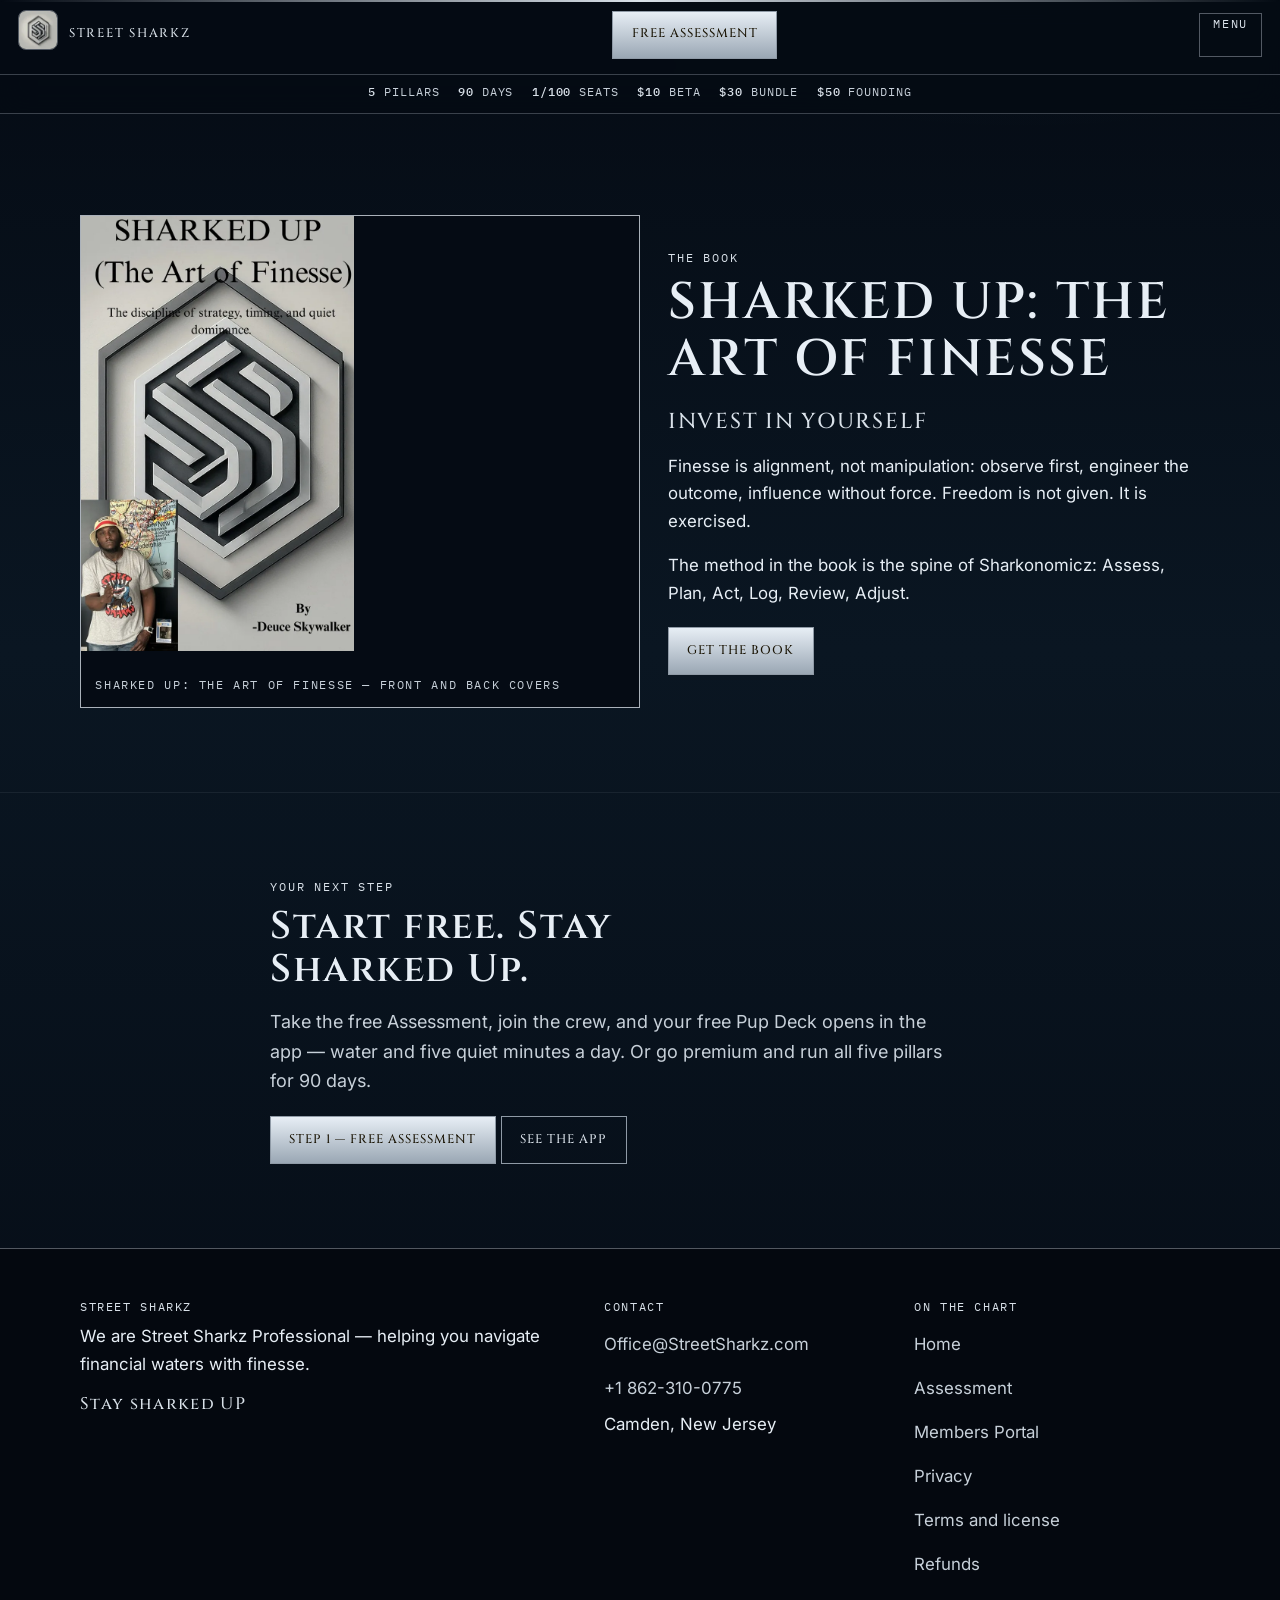
<file: book.html>
<!DOCTYPE html>
<html lang="en">
<head>
  <meta charset="utf-8">
  <meta name="viewport" content="width=device-width, initial-scale=1">
  <meta name="referrer" content="strict-origin-when-cross-origin">
  <meta http-equiv="Content-Security-Policy" content="default-src 'self'; base-uri 'self'; object-src 'none'; frame-src 'none'; form-action 'self'; img-src 'self'; font-src 'self'; media-src 'self'; style-src 'self'; connect-src 'self'; script-src 'self' 'sha256-WZRJfWvsnNCPcxzZwvyhovnZGqhZaC+8gPGPRbx6wTk='">
  <script>document.documentElement.classList.add("js");</script>
  <title>Sharked Up: The Art of Finesse — Street Sharkz Professional</title>
  <meta name="description" content="Sharked Up: The Art of Finesse by Deuce Skywalker. Finesse is alignment, not manipulation.">
  <link rel="canonical" href="https://www.streetsharkz.com/book">
  <meta property="og:site_name" content="Street Sharkz Professional">
  <meta property="og:type" content="website">
  <meta property="og:title" content="Sharked Up: The Art of Finesse — Street Sharkz Professional">
  <meta property="og:description" content="Sharked Up: The Art of Finesse by Deuce Skywalker. Finesse is alignment, not manipulation.">
  <meta property="og:url" content="https://www.streetsharkz.com/book">
  <meta property="og:image" content="https://www.streetsharkz.com/assets/img/og/book.jpg">
  <meta property="og:image:alt" content="Street Sharkz Professional">
  <meta name="theme-color" content="#050b14">
  <link rel="icon" href="assets/img/ss-hex-logo-official.jpg" type="image/jpeg">
  <link rel="stylesheet" href="styles.css">
</head>
<body class="page-sub" data-page="story">
  <a class="skip" href="#main">Skip to content</a>
  <header class="site-header">
    <a class="nav-brand" href="index.html" aria-label="Street Sharkz Professional">
      <picture>
        <source type="image/webp" srcset="assets/img/ss-hex-logo-96.webp 96w" sizes="40px">
        <img src="assets/img/ss-hex-logo-official.jpg" alt="" width="1170" height="1170">
      </picture>
      <span class="nav-word">Street Sharkz</span>
    </a>
    <a class="btn btn-solid nav-assess" href="assessment.html">Free Assessment</a>
    <button class="nav-toggle" type="button" aria-expanded="false" aria-controls="site-nav">Menu</button>
    <nav id="site-nav" aria-label="Primary">
      <a href="assessment.html">Assessment</a>
      <a href="peak-performance.html">Peak</a>
      <a href="sharkonomicz.html">Sharkonomicz</a>
      <a href="book.html" aria-current="page">Book</a>
      <a href="pirate-radio.html">Pirate Radio</a>
      <a href="anchor-and-arc.html">Anchor &amp; Arc</a>
      <a href="captain.html">Captain</a>
      <a class="btn btn-solid nav-portal" href="portal.html">Portal</a>
    </nav>
      <p class="digits" aria-label="Real figures"><span><b>5</b> pillars</span><span><b>90</b> days</span><span><b>1/100</b> seats</span><span><b>$10</b> beta</span><span><b>$30</b> bundle</span><span><b>$50</b> founding</span></p>
  </header>

  <main id="main">
    <section class="section">
      <div class="wrap book-grid">
        <figure class="shot book-shot">
          <picture>
            <source type="image/webp" srcset="assets/img/book-cover-720.webp" sizes="(max-width: 800px) 92vw, 380px">
            <img src="assets/img/book-cover.jpg" alt="Front cover of Sharked Up: The Art of Finesse by Deuce Skywalker — the silver SS hexagon under the title." width="1000" height="1596" loading="lazy" decoding="async">
          </picture>
          <picture>
            <source type="image/webp" srcset="assets/img/book-cover-back-720.webp" sizes="(max-width: 800px) 92vw, 380px">
            <img src="assets/img/book-cover-back.jpg" alt="Back cover of Sharked Up: The Art of Finesse — the synopsis over the silver SS hexagon, the author pictured." width="1000" height="1596" loading="lazy" decoding="async">
          </picture>
          <figcaption>Sharked Up: The Art of Finesse — front and back covers</figcaption>
        </figure>
        <div>
          <p class="eyebrow">The book</p>
          <h1>Sharked Up: The Art of Finesse</h1>
          <p class="pull">INVEST IN YOURSELF</p>
          <div class="prose stack">
            <p>Finesse is alignment, not manipulation: observe first, engineer the outcome, influence without force. Freedom is not given. It is exercised.</p>
            <p>The method in the book is the spine of Sharkonomicz: Assess, Plan, Act, Log, Review, Adjust.</p>
          </div>
          <p class="cta-row"><a class="btn btn-solid" href="https://www.amazon.com/dp/B0GTK1TNHN" target="_blank" rel="noopener noreferrer">Get the book<span class="sr-only"> (opens in a new tab)</span></a></p>
        </div>
      </div>
    </section>
    <section class="section reveal" id="next-step">
      <div class="wrap narrow">
        <p class="eyebrow">Your next step</p>
        <h2>Start free. Stay Sharked Up.</h2>
        <p class="lede-left">Take the free Assessment, join the crew, and your free Pup Deck opens in the app — water and five quiet minutes a day. Or go premium and run all five pillars for 90 days.</p>
        <p class="cta-row"><a class="btn btn-solid" href="assessment.html">Step 1 — Free Assessment</a> <a class="btn btn-ghost" href="peak-performance.html">See the app</a></p>
      </div>
    </section>
  </main>
  <footer class="site-footer">
    <div class="wrap footer-grid">
      <div>
        <p class="footer-label">Street Sharkz</p>
        <p>We are Street Sharkz Professional — helping you navigate financial waters with finesse.</p>
        <p class="signoff">Stay sharked UP</p>
      </div>
      <div>
        <p class="footer-label">Contact</p>
        <p><a href="mailto:Office@StreetSharkz.com">Office@StreetSharkz.com</a></p>
        <p><a href="tel:+18623100775">+1 862-310-0775</a></p>
        <p>Camden, New Jersey</p>
      </div>
      <nav class="footer-nav" aria-label="Footer">
        <p class="footer-label">On the chart</p>
        <a href="index.html">Home</a>
        <a href="assessment.html">Assessment</a>
        <a href="portal.html">Members Portal</a>
        <a href="privacy.html">Privacy</a>
        <a href="terms.html">Terms and license</a>
        <a href="refund.html">Refunds</a>
      </nav>
    </div>
  </footer>
  <script src="main.js"></script>
</body>
</html>
</file>
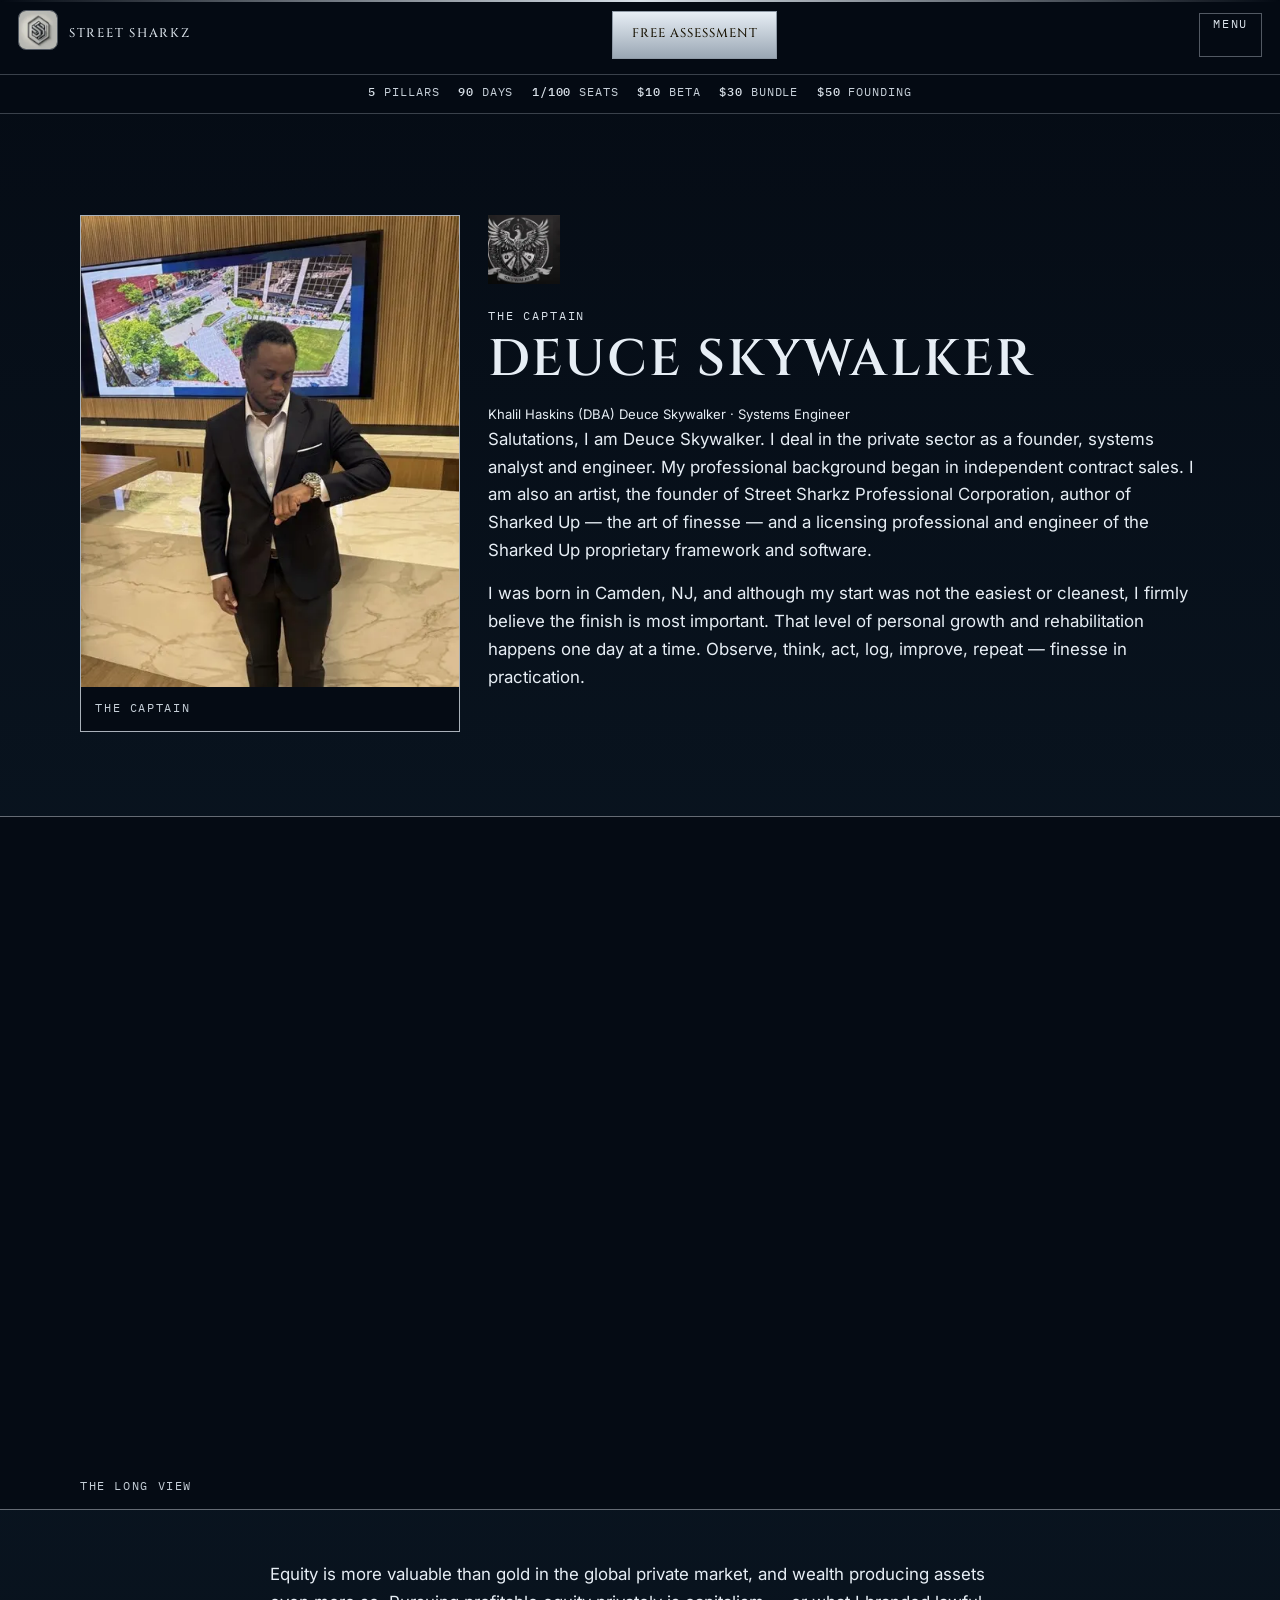
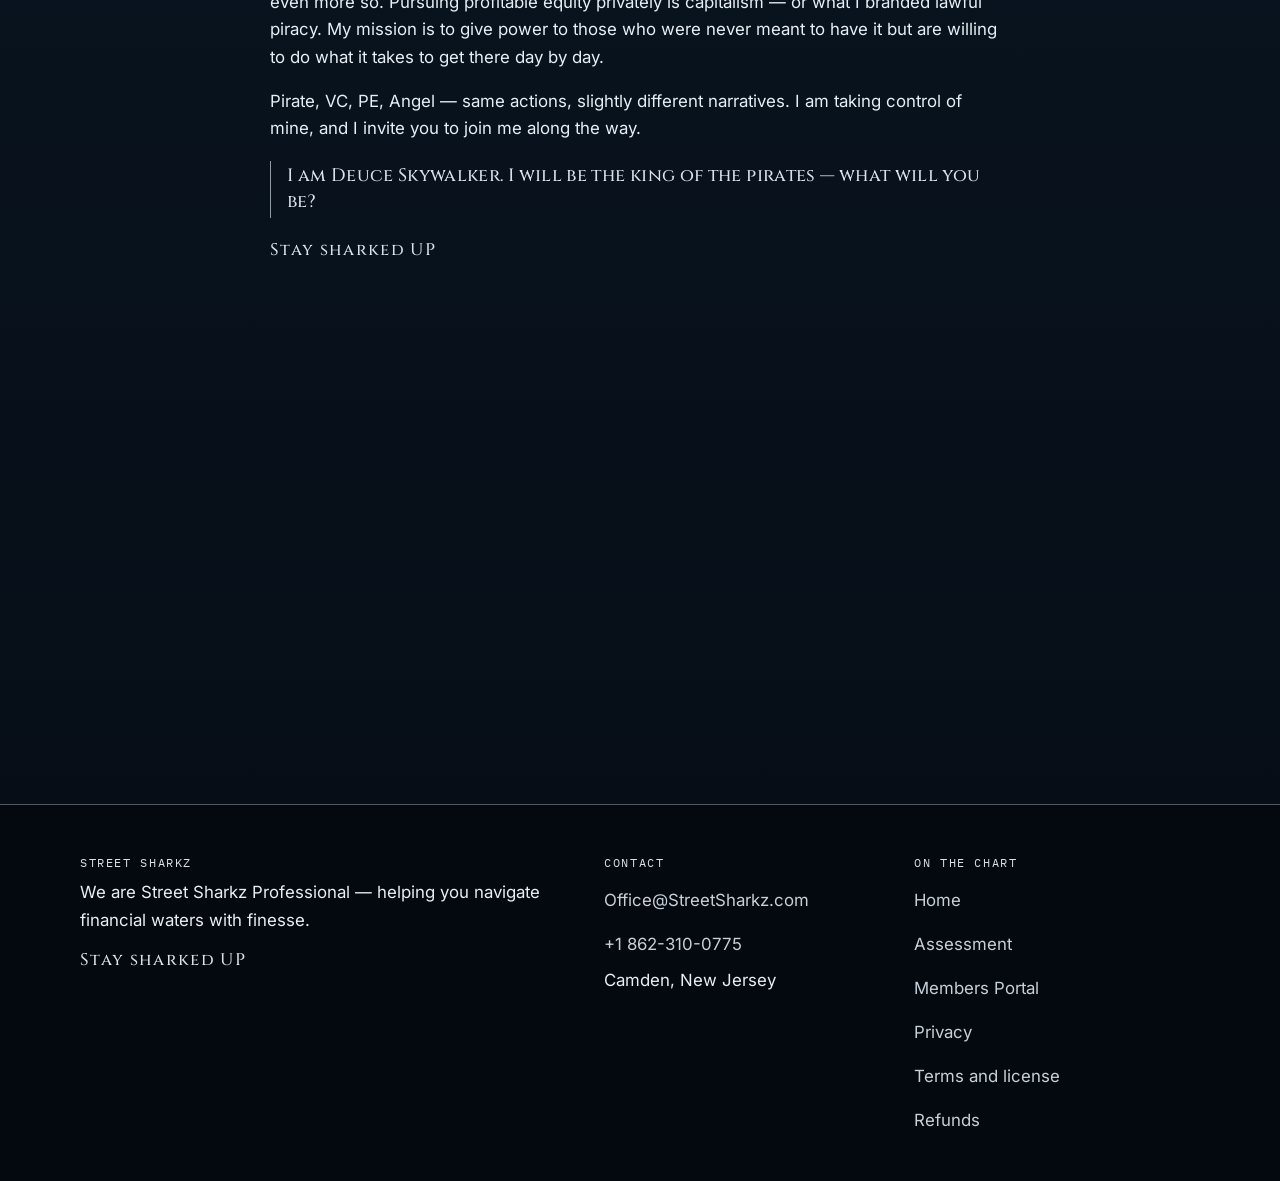
<file: captain.html>
<!DOCTYPE html>
<html lang="en">
<head>
  <meta charset="utf-8">
  <meta name="viewport" content="width=device-width, initial-scale=1">
  <meta name="referrer" content="strict-origin-when-cross-origin">
  <meta http-equiv="Content-Security-Policy" content="default-src 'self'; base-uri 'self'; object-src 'none'; frame-src 'none'; form-action 'self'; img-src 'self'; font-src 'self'; media-src 'self'; style-src 'self'; connect-src 'self'; script-src 'self' 'sha256-WZRJfWvsnNCPcxzZwvyhovnZGqhZaC+8gPGPRbx6wTk='">
  <script>document.documentElement.classList.add("js");</script>
  <title>The Captain — Street Sharkz Professional</title>
  <meta name="description" content="Deuce Skywalker, founder of Street Sharkz Professional Corporation and author of Sharked Up: The Art of Finesse.">
  <link rel="canonical" href="https://www.streetsharkz.com/captain">
  <meta property="og:site_name" content="Street Sharkz Professional">
  <meta property="og:type" content="website">
  <meta property="og:title" content="The Captain — Street Sharkz Professional">
  <meta property="og:description" content="Deuce Skywalker, founder of Street Sharkz Professional Corporation and author of Sharked Up: The Art of Finesse.">
  <meta property="og:url" content="https://www.streetsharkz.com/captain">
  <meta property="og:image" content="https://www.streetsharkz.com/assets/img/captain/captain-suit-watch.jpg">
  <meta property="og:image:alt" content="Deuce Skywalker in a black suit, checking his watch.">
  <meta name="theme-color" content="#050b14">
  <link rel="icon" href="assets/img/ss-hex-logo-official.jpg" type="image/jpeg">
  <link rel="stylesheet" href="styles.css">
</head>
<body class="page-sub" data-page="story">
  <a class="skip" href="#main">Skip to content</a>
  <header class="site-header">
    <a class="nav-brand" href="index.html" aria-label="Street Sharkz Professional">
      <picture>
        <source type="image/webp" srcset="assets/img/ss-hex-logo-96.webp 96w" sizes="40px">
        <img src="assets/img/ss-hex-logo-official.jpg" alt="" width="1170" height="1170">
      </picture>
      <span class="nav-word">Street Sharkz</span>
    </a>
    <a class="btn btn-solid nav-assess" href="assessment.html">Free Assessment</a>
    <button class="nav-toggle" type="button" aria-expanded="false" aria-controls="site-nav">Menu</button>
    <nav id="site-nav" aria-label="Primary">
      <a href="assessment.html">Assessment</a>
      <a href="peak-performance.html">Peak</a>
      <a href="sharkonomicz.html">Sharkonomicz</a>
      <a href="book.html">Book</a>
      <a href="pirate-radio.html">Pirate Radio</a>
      <a href="anchor-and-arc.html">Anchor &amp; Arc</a>
      <a href="captain.html" aria-current="page">Captain</a>
      <a class="btn btn-solid nav-portal" href="portal.html">Portal</a>
    </nav>
      <p class="digits" aria-label="Real figures"><span><b>5</b> pillars</span><span><b>90</b> days</span><span><b>1/100</b> seats</span><span><b>$10</b> beta</span><span><b>$30</b> bundle</span><span><b>$50</b> founding</span></p>
  </header>

  <main id="main">
    <section class="section">
      <div class="wrap about-grid">
        <figure class="shot">
          <picture>
            <source type="image/webp" srcset="assets/img/captain/captain-suit-watch-480.webp 480w, assets/img/captain/captain-suit-watch-800.webp 800w, assets/img/captain/captain-suit-watch-1200.webp 1200w" sizes="(max-width: 800px) 92vw, 380px">
            <img src="assets/img/captain/captain-suit-watch.jpg" alt="Deuce Skywalker in a black suit, checking his watch in front of a large screen." width="1500" height="1870" loading="lazy" decoding="async">
          </picture>
          <figcaption>The Captain</figcaption>
        </figure>
        <div>
          <picture>
            <source type="image/webp" srcset="assets/img/skywalker-family-crest-160.webp 160w" sizes="72px">
            <img class="crest-mini" src="assets/img/skywalker-family-crest.png" alt="Skywalker family crest" width="632" height="602" loading="lazy" decoding="async">
          </picture>
          <p class="eyebrow">The Captain</p>
          <h1>Deuce Skywalker</h1>
          <p class="fine">Khalil Haskins (DBA) Deuce Skywalker · Systems Engineer</p>
          <div class="prose stack">
            <p>Salutations, I am Deuce Skywalker. I deal in the private sector as a founder, systems analyst and engineer. My professional background began in independent contract sales. I am also an artist, the founder of Street Sharkz Professional Corporation, author of Sharked Up — the art of finesse — and a licensing professional and engineer of the Sharked Up proprietary framework and software.</p>
            <p>I was born in Camden, NJ, and although my start was not the easiest or cleanest, I firmly believe the finish is most important. That level of personal growth and rehabilitation happens one day at a time. Observe, think, act, log, improve, repeat — finesse in practication.</p>
          </div>
        </div>
      </div>
    </section>
    <figure class="break-photo">
      <picture>
        <source type="image/webp" srcset="assets/img/captain/captain-waterfront.webp">
        <img src="assets/img/captain/captain-waterfront.jpg" alt="Deuce Skywalker from behind at a waterfront railing, looking across the water at a city skyline under large clouds." width="1200" height="1600" loading="lazy" decoding="async">
      </picture>
      <figcaption>The long view</figcaption>
    </figure>
    <section class="section">
      <div class="wrap narrow">
        <div class="prose stack">
          <p>Equity is more valuable than gold in the global private market, and wealth producing assets even more so. Pursuing profitable equity privately is capitalism — or what I branded lawful piracy. My mission is to give power to those who were never meant to have it but are willing to do what it takes to get there day by day.</p>
          <p>Pirate, VC, PE, Angel — same actions, slightly different narratives. I am taking control of mine, and I invite you to join me along the way.</p>
        </div>
        <blockquote>I am Deuce Skywalker. I will be the king of the pirates — what will you be?</blockquote>
        <p class="signoff">Stay sharked UP</p>
      </div>
    </section>
    <section class="section reveal" id="next-step">
      <div class="wrap narrow">
        <p class="eyebrow">Your next step</p>
        <h2>Start free. Stay Sharked Up.</h2>
        <p class="lede-left">Take the free Assessment, join the crew, and your free Pup Deck opens in the app — water and five quiet minutes a day. Or go premium and run all five pillars for 90 days.</p>
        <p class="cta-row"><a class="btn btn-solid" href="assessment.html">Step 1 — Free Assessment</a> <a class="btn btn-ghost" href="peak-performance.html">See the app</a></p>
      </div>
    </section>
  </main>
  <footer class="site-footer">
    <div class="wrap footer-grid">
      <div>
        <p class="footer-label">Street Sharkz</p>
        <p>We are Street Sharkz Professional — helping you navigate financial waters with finesse.</p>
        <p class="signoff">Stay sharked UP</p>
      </div>
      <div>
        <p class="footer-label">Contact</p>
        <p><a href="mailto:Office@StreetSharkz.com">Office@StreetSharkz.com</a></p>
        <p><a href="tel:+18623100775">+1 862-310-0775</a></p>
        <p>Camden, New Jersey</p>
      </div>
      <nav class="footer-nav" aria-label="Footer">
        <p class="footer-label">On the chart</p>
        <a href="index.html">Home</a>
        <a href="assessment.html">Assessment</a>
        <a href="portal.html">Members Portal</a>
        <a href="privacy.html">Privacy</a>
        <a href="terms.html">Terms and license</a>
        <a href="refund.html">Refunds</a>
      </nav>
    </div>
  </footer>
  <script src="main.js"></script>
</body>
</html>
</file>
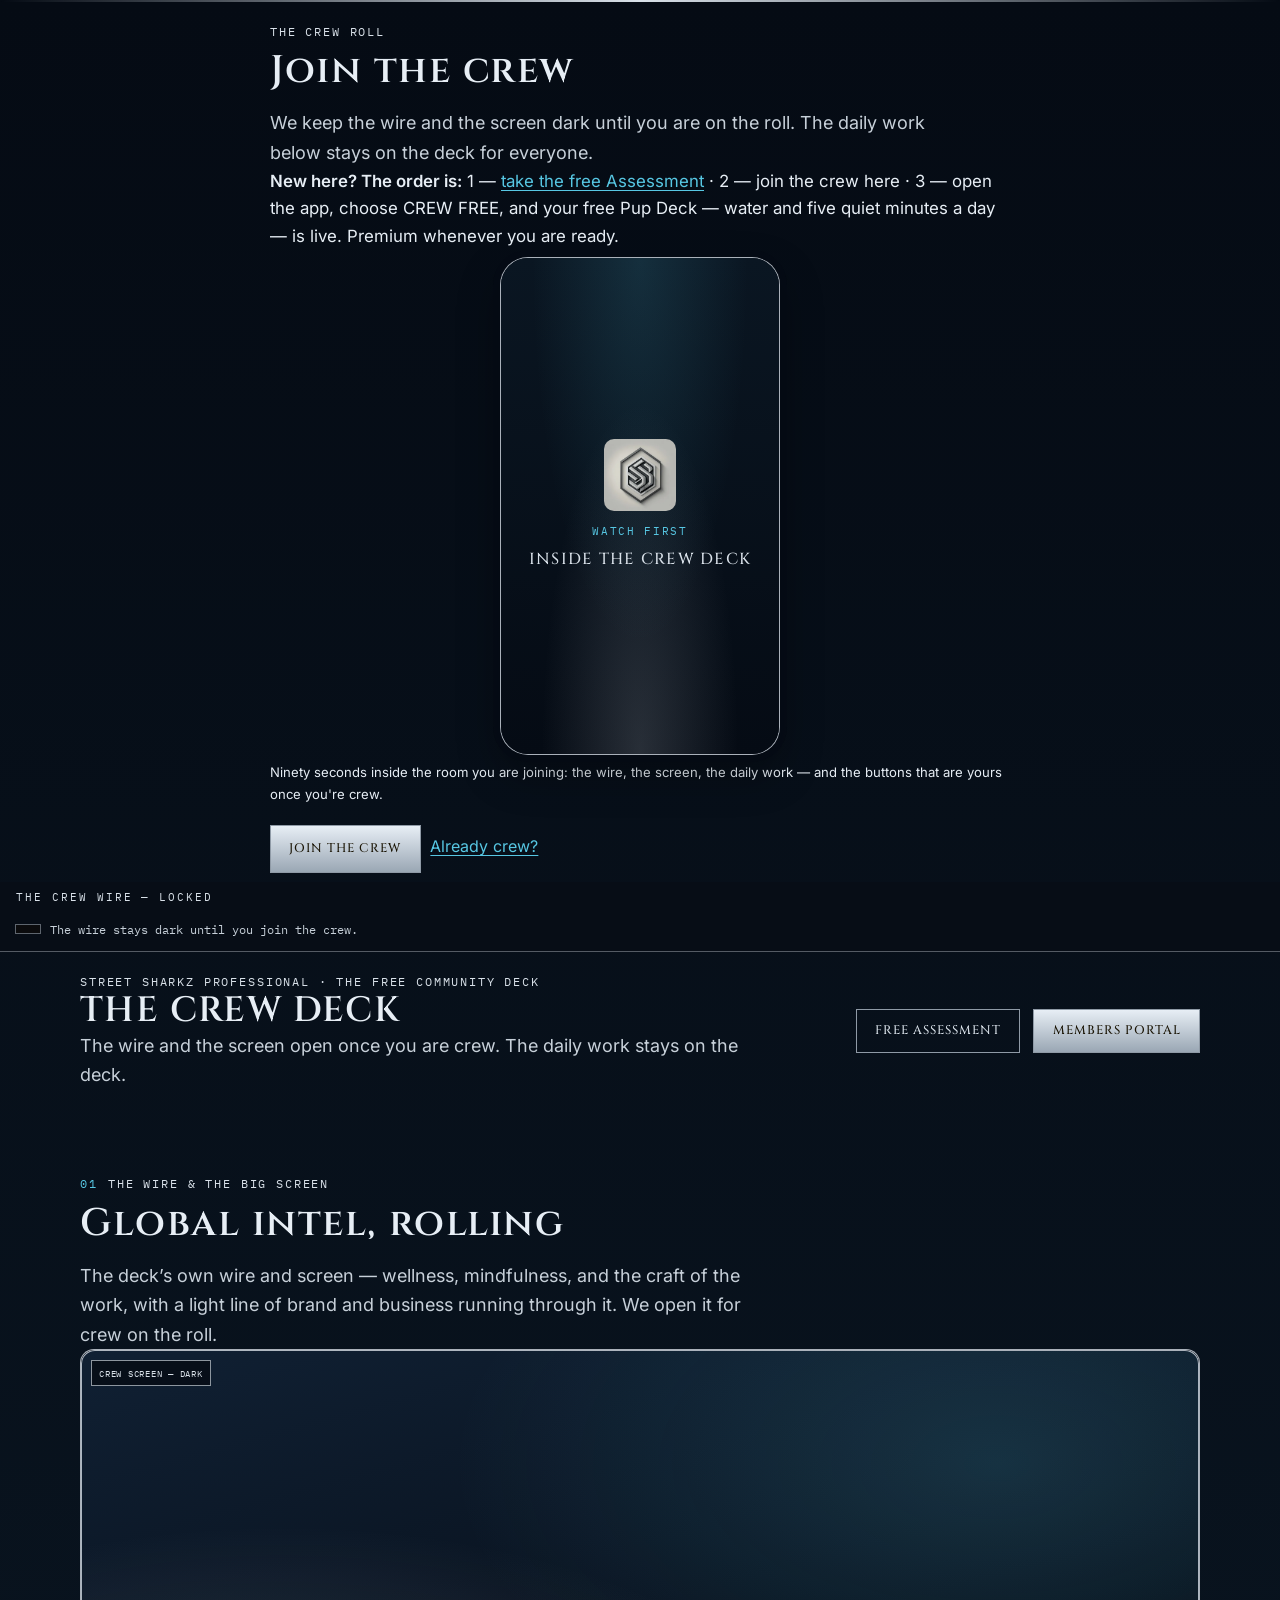
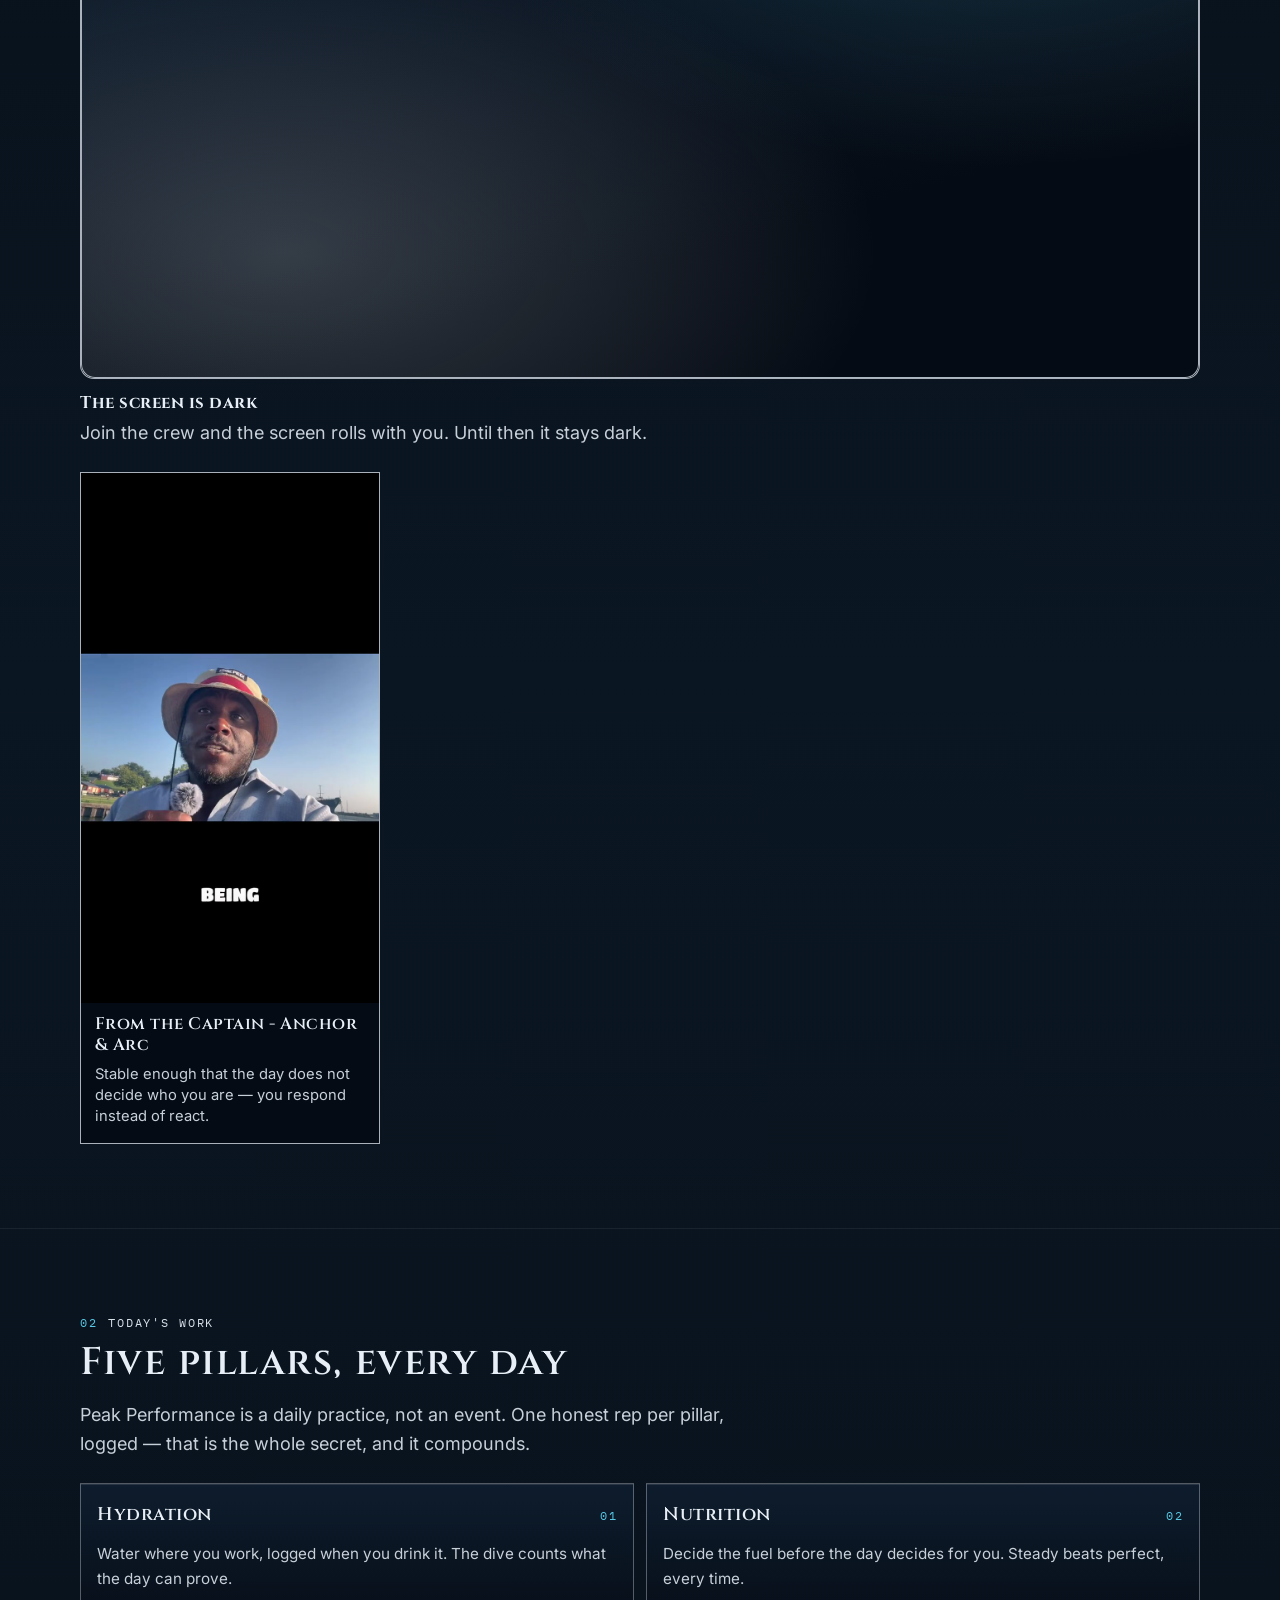
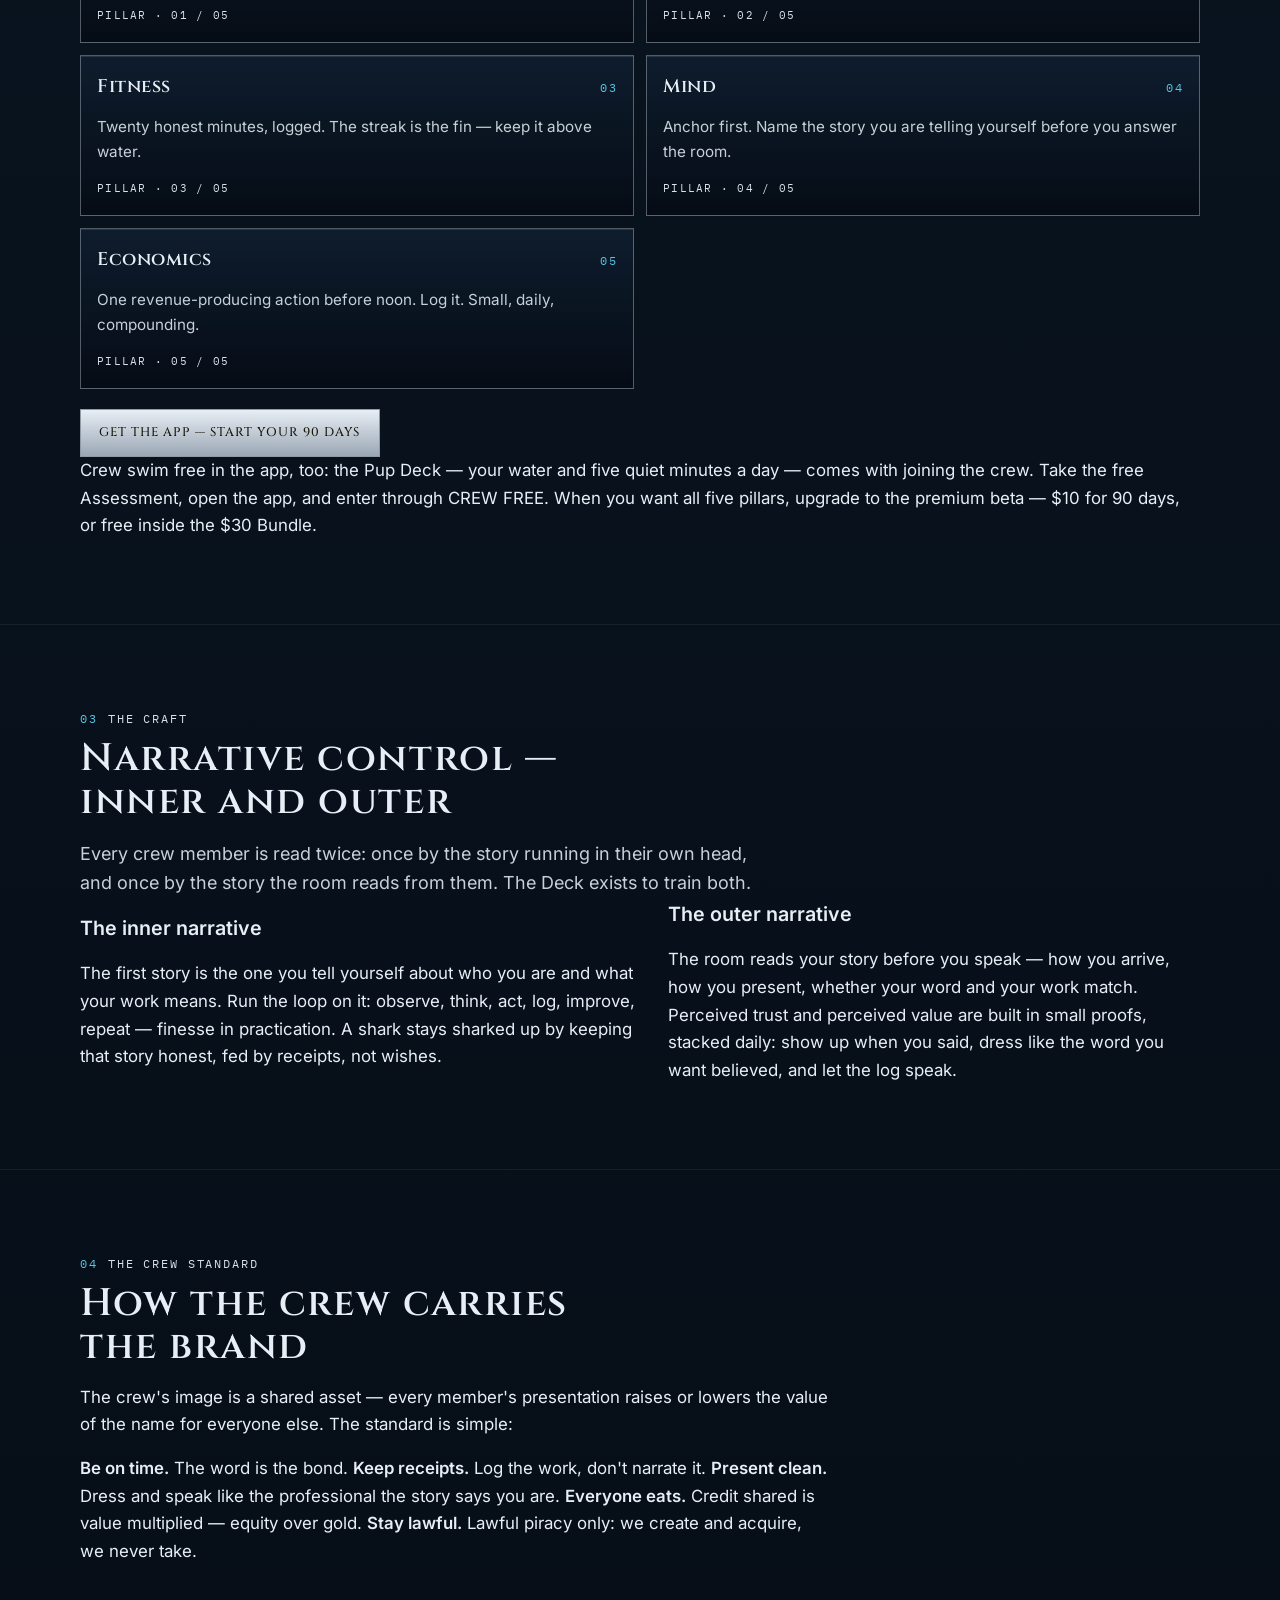
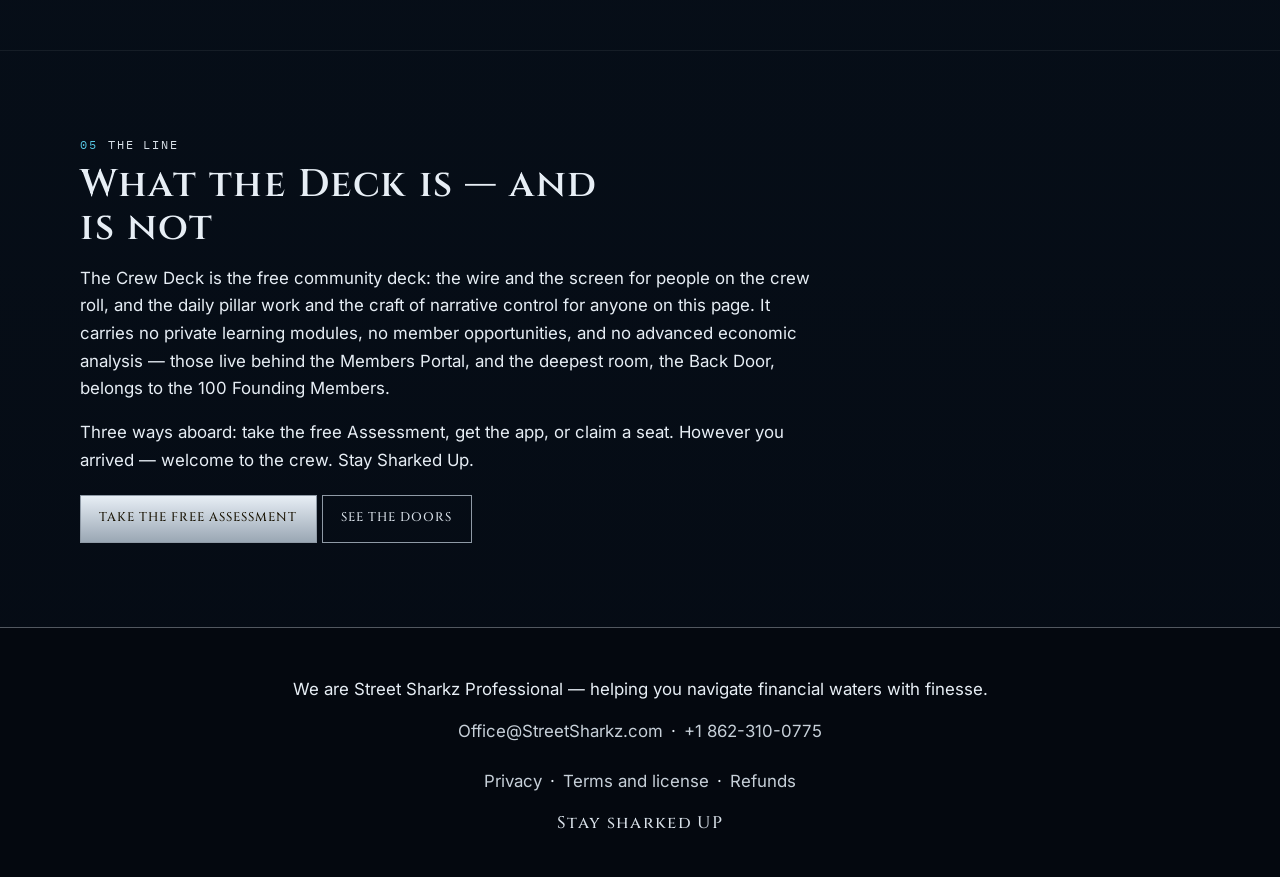
<file: crew.html>
<!DOCTYPE html>
<html lang="en">
<head>
  <meta charset="utf-8">
  <meta name="viewport" content="width=device-width, initial-scale=1">
  <script>document.documentElement.classList.add("js");</script>
  <script>
  (function () {
    try {
      var raw = localStorage.getItem("ss_crew_pass");
      if (!raw) return;
      var data = JSON.parse(raw);
      var exp = data && data.expiresAt ? new Date(data.expiresAt).getTime() : 0;
      if (data && data.pass && exp > Date.now()) document.documentElement.classList.add("crew-hold");
    } catch (ignore) {}
  })();
  </script>
  <title>The Crew Deck — Street Sharkz Professional</title>
  <meta name="description" content="The Crew Deck — the free Street Sharkz community deck. The crew wire, the big screen, daily work across the five pillars, and the craft of narrative control.">
  <link rel="canonical" href="https://www.streetsharkz.com/crew">
  <meta property="og:site_name" content="Street Sharkz Professional">
  <meta property="og:type" content="website">
  <meta property="og:title" content="The Crew Deck — Street Sharkz Professional">
  <meta property="og:description" content="The Crew Deck — the free Street Sharkz community deck. The crew wire, the big screen, daily work across the five pillars, and the craft of narrative control.">
  <meta property="og:url" content="https://www.streetsharkz.com/crew">
  <meta property="og:image" content="https://www.streetsharkz.com/assets/img/og/room.jpg">
  <meta property="og:image:alt" content="Street Sharkz Professional">
  <meta name="theme-color" content="#050b14">
  <link rel="icon" href="assets/img/ss-hex-logo-official.jpg" type="image/jpeg">
  <link rel="stylesheet" href="styles.css">
  <style>
    .crew-hold #crew-join { display: none; }
    #crew-form { display: none; }
    body.crew-open #crew-form { display: block; }
    body.crew-open #crew-join-cta { display: none; }
    body.page-room [hidden] { display: none !important; }
    .crew-join.section { position: relative; padding: 1.35rem 0 0.55rem; overflow-x: clip; }
    .crew-hp {
      position: absolute;
      left: -9999px;
      top: 0;
      width: 1px;
      height: 1px;
      min-height: 0;
      margin: 0;
      padding: 0;
      border: 0;
      overflow: hidden;
    }
    .crew-join h2 { max-width: none; }
    .crew-join .choice { align-items: flex-start; height: auto; }
    .crew-join .choice input { margin-top: 0.35rem; }
    .crew-join .choice span { flex: 1; min-width: 0; line-height: 1.45; }
    .crew-join .hint { margin-top: 0.35rem; }
    .crew-join .cta-row { display: flex; flex-wrap: wrap; gap: 0.6rem; align-items: center; }
    .wire.is-locked { position: static; }
    .page-room .room-actions { flex-wrap: wrap; }
    #crew-greet { color: var(--silver-2); }
  </style>
</head>
<body class="page-room" data-page="crew">
  <a class="skip" href="#main">Skip to the deck</a>
  <section class="section crew-join" id="crew-join">
    <div class="narrow">
      <p class="eyebrow">The crew roll</p>
      <h2>Join the crew</h2>
      <p class="lede-left">We keep the wire and the screen dark until you are on the roll. The daily work below stays on the deck for everyone.</p>
      <p><strong>New here? The order is:</strong> 1 — <a href="assessment.html">take the free Assessment</a> &middot; 2 — join the crew here &middot; 3 — open the app, choose CREW FREE, and your free Pup Deck — water and five quiet minutes a day — is live. Premium whenever you are ready.</p>
          <div class="screen screen-phone" data-screen>
            <div class="still"><img src="assets/img/ss-hex-logo-480.webp" alt="" width="480" height="480"><p class="still-kicker">Watch first</p><p class="still-title">Inside the Crew Deck</p></div>
            <video muted loop playsinline preload="none" poster="assets/img/ss-hex-logo-480.webp"><source data-src="assets/video/demo-crew-deck.mp4" type="video/mp4"><track kind="captions" srclang="en" label="English" src="assets/video/demo-crew-deck.vtt" default></video>
            <button class="sound" type="button" aria-pressed="false">Sound on</button>
          </div>
          <p class="fine">Ninety seconds inside the room you are joining: the wire, the screen, the daily work — and the buttons that are yours once you're crew.</p>

      <div id="crew-join-cta">
        <p class="cta-row">
          <button class="btn btn-solid" type="button" id="crew-open-form">Join the crew</button>
          <a class="text-link" href="#crew-join" id="crew-open-already">Already crew?</a>
        </p>
      </div>
      <form id="crew-form" class="gate" novalidate>
        <div id="crew-join-fields">
          <div class="field">
            <label for="crew-name">Name</label>
            <input id="crew-name" name="name" type="text" autocomplete="name" maxlength="80" required>
          </div>
          <div class="field">
            <label for="crew-alias">Crew alias</label>
            <input id="crew-alias" name="alias" type="text" autocomplete="nickname" minlength="2" maxlength="24" spellcheck="false" required aria-describedby="crew-alias-hint">
            <p class="hint" id="crew-alias-hint">2 to 24 characters.</p>
          </div>
          <div class="field">
            <label for="crew-industry">Industry</label>
            <input id="crew-industry" name="industry" type="text" autocomplete="organization-title" maxlength="60" required aria-describedby="crew-industry-hint">
            <p class="hint" id="crew-industry-hint">Up to 60 characters.</p>
          </div>
          <div class="field">
            <label for="crew-purpose">Major life purpose or goal</label>
            <input id="crew-purpose" name="purpose" type="text" autocomplete="off" maxlength="140" required aria-describedby="crew-purpose-hint">
            <p class="hint" id="crew-purpose-hint">One line, up to 140 characters.</p>
          </div>
          <div class="field">
            <label for="crew-email">Email</label>
            <input id="crew-email" name="email" type="email" autocomplete="email" maxlength="254" required>
          </div>
          <div class="field">
            <label for="crew-phone">Business or professional line — optional</label>
            <input id="crew-phone" name="phone" type="tel" autocomplete="tel" maxlength="32" aria-describedby="crew-phone-hint">
            <p class="hint" id="crew-phone-hint">For crew opportunities and introductions only. Never sold, never used for marketing blasts.</p>
          </div>
          <label class="choice">
            <input id="crew-agree" name="agree18Terms" type="checkbox" value="yes" required>
            <span>I'm 18 or older and agree to the <a href="terms.html">Terms</a> and <a href="privacy.html">Privacy Policy</a></span>
          </label>
          <label class="choice">
            <input id="crew-texts" name="textOptIn" type="checkbox" value="yes">
            <span>Text me at this line about crew opportunities and introductions. Optional.</span>
          </label>
          <input id="crew-hp" name="hp" class="crew-hp" type="text" aria-hidden="true" tabindex="-1" autocomplete="off" maxlength="200">
          <p class="cta-row">
            <button class="btn btn-solid" type="submit" id="crew-join-btn">Join the crew.</button>
          </p>
          <p><a class="text-link" href="#crew-resend-step" id="crew-already">Already crew?</a></p>
        </div>
        <div id="crew-resend-step" hidden>
          <div class="field">
            <label for="crew-resend-email">Email</label>
            <input id="crew-resend-email" name="resendEmail" type="email" autocomplete="email" maxlength="254">
          </div>
          <p class="cta-row">
            <button class="btn btn-solid" type="button" id="crew-resend-send">Email me a code</button>
          </p>
          <p><button class="text-link" type="button" id="crew-back-join">Join instead</button></p>
        </div>
        <div id="crew-code-step" hidden>
          <div class="field">
            <label for="crew-code">6-digit code</label>
            <input id="crew-code" name="code" type="text" inputmode="numeric" autocomplete="one-time-code" pattern="[0-9]{6}" maxlength="6" spellcheck="false">
          </div>
          <p class="cta-row">
            <button class="btn btn-solid" type="button" id="crew-confirm">Confirm code</button>
            <button class="btn btn-ghost" type="button" id="crew-resend-code">Resend code</button>
          </p>
        </div>
        <p id="crew-status" class="status" role="status" aria-live="polite"></p>
        <p id="crew-leave-row" hidden><button class="text-link" type="button" id="crew-leave-locked">Leave the deck</button></p>
      </form>
    </div>
  </section>
  <div class="wire is-locked" id="crew-wire">
    <p class="wire-label">THE CREW WIRE — LOCKED</p>
    <div class="wire-viewport">
      <div class="wire-track" id="crew-wire-track">
        <div class="wire-row">
          <p class="wire-item wire-static"><span class="redact" aria-hidden="true"></span> The wire stays dark until you join the crew.</p>
        </div>
      </div>
    </div>
  </div>
  <main id="main">
    <div class="room-bar">
      <div>
        <p class="eyebrow">Street Sharkz Professional · The free community deck</p>
        <h1>The Crew Deck</h1>
        <p class="lede-left">The wire and the screen open once you are crew. The daily work stays on the deck.</p>
        <p class="lede-left" id="crew-greet" hidden></p>
      </div>
            <div class="room-actions">
        <button class="btn btn-ghost" type="button" id="crew-leave" hidden>Leave the deck</button>
        <a class="btn btn-ghost" href="https://app.streetsharkz.com" id="crew-app-btn" hidden>Open the App</a>
        <a class="btn btn-solid" href="room.html" id="crew-backdoor-btn" hidden>Back Door — Founders</a>
        <a class="btn btn-ghost" href="assessment.html">Free Assessment</a>
        <a class="btn btn-solid" href="portal.html">Members Portal</a>
      </div>
    </div>

    <section class="section" id="screen-section">
      <div class="wrap">
        <p class="eyebrow"><span>01</span> The wire &amp; the big screen</p>
        <h2>Global intel, rolling</h2>
        <p class="lede-left">The deck’s own wire and screen — wellness, mindfulness, and the craft of the work, with a light line of brand and business running through it. We open it for crew on the roll.</p>
        <div id="crew-screen-frame">
          <div class="broadcast-link">
            <div class="broadcast-art" aria-hidden="true"></div>
            <span class="bug">CREW SCREEN — DARK</span>
          </div>
        </div>
        <h3 class="screen-title" id="crew-screen-title">The screen is dark</h3>
        <p class="lede-left" id="crew-screen-note">Join the crew and the screen rolls with you. Until then it stays dark.</p>
        <p class="roll" id="crew-roll-line" hidden>The screen rolls on the half hour. Next roll <time id="crew-next-roll">—</time>.</p>
        <figure class="clip-card crew-captain-clip">
          <video controls preload="none" playsinline poster="assets/video/becoming-sturdy-poster.jpg" width="720" height="1280" aria-label="From the Captain - Anchor and Arc">
            <source src="assets/video/becoming-sturdy.mp4" type="video/mp4">
          </video>
          <figcaption>
            <h3>From the Captain - Anchor &amp; Arc</h3>
            <p>Stable enough that the day does not decide who you are — you respond instead of react.</p>
          </figcaption>
        </figure>
      </div>
    </section>

    <section class="section" id="pillars-section">
      <div class="wrap">
        <p class="eyebrow"><span>02</span> Today's work</p>
        <h2>Five pillars, every day</h2>
        <p class="lede-left">Peak Performance is a daily practice, not an event. One honest rep per pillar, logged — that is the whole secret, and it compounds.</p>
        <div class="pillars">
          <article class="pillar">
            <header><h3>Hydration</h3><span class="idx">01</span></header>
            <p>Water where you work, logged when you drink it. The dive counts what the day can prove.</p>
            <p class="pillar-foot">Pillar · 01 / 05</p>
          </article>
          <article class="pillar">
            <header><h3>Nutrition</h3><span class="idx">02</span></header>
            <p>Decide the fuel before the day decides for you. Steady beats perfect, every time.</p>
            <p class="pillar-foot">Pillar · 02 / 05</p>
          </article>
          <article class="pillar">
            <header><h3>Fitness</h3><span class="idx">03</span></header>
            <p>Twenty honest minutes, logged. The streak is the fin — keep it above water.</p>
            <p class="pillar-foot">Pillar · 03 / 05</p>
          </article>
          <article class="pillar">
            <header><h3>Mind</h3><span class="idx">04</span></header>
            <p>Anchor first. Name the story you are telling yourself before you answer the room.</p>
            <p class="pillar-foot">Pillar · 04 / 05</p>
          </article>
          <article class="pillar">
            <header><h3>Economics</h3><span class="idx">05</span></header>
            <p>One revenue-producing action before noon. Log it. Small, daily, compounding.</p>
            <p class="pillar-foot">Pillar · 05 / 05</p>
          </article>
        </div>
        <p class="cta-row"><a class="btn btn-solid" href="peak-performance.html">Get the app — start your 90 days</a></p>         
        <p>Crew swim free in the app, too: the Pup Deck — your water and five quiet minutes a day — comes with joining the crew. Take the free Assessment, open the app, and enter through CREW FREE. When you want all five pillars, upgrade to the premium beta — $10 for 90 days, or free inside the $30 Bundle.</p>
      </div>
    </section>

    <section class="section" id="narrative-section">
      <div class="wrap">
        <p class="eyebrow"><span>03</span> The craft</p>
        <h2>Narrative control — inner and outer</h2>
        <p class="lede-left">Every crew member is read twice: once by the story running in their own head, and once by the story the room reads from them. The Deck exists to train both.</p>
        <div class="book-grid">
          <div class="prose stack">
            <h3>The inner narrative</h3>
            <p>The first story is the one you tell yourself about who you are and what your work means. Run the loop on it: observe, think, act, log, improve, repeat — finesse in practication. A shark stays sharked up by keeping that story honest, fed by receipts, not wishes.</p>
          </div>
          <div class="prose stack">
            <h3>The outer narrative</h3>
            <p>The room reads your story before you speak — how you arrive, how you present, whether your word and your work match. Perceived trust and perceived value are built in small proofs, stacked daily: show up when you said, dress like the word you want believed, and let the log speak.</p>
          </div>
        </div>
      </div>
    </section>

    <section class="section" id="standard-section">
      <div class="wrap">
        <p class="eyebrow"><span>04</span> The crew standard</p>
        <h2>How the crew carries the brand</h2>
        <div class="prose stack">
          <p>The crew's image is a shared asset — every member's presentation raises or lowers the value of the name for everyone else. The standard is simple:</p>
          <p><strong>Be on time.</strong> The word is the bond. <strong>Keep receipts.</strong> Log the work, don't narrate it. <strong>Present clean.</strong> Dress and speak like the professional the story says you are. <strong>Everyone eats.</strong> Credit shared is value multiplied — equity over gold. <strong>Stay lawful.</strong> Lawful piracy only: we create and acquire, we never take.</p>
        </div>
      </div>
    </section>

    <section class="section" id="line-section">
      <div class="wrap">
        <p class="eyebrow"><span>05</span> The line</p>
        <h2>What the Deck is — and is not</h2>
        <div class="prose stack">
          <p>The Crew Deck is the free community deck: the wire and the screen for people on the crew roll, and the daily pillar work and the craft of narrative control for anyone on this page. It carries no private learning modules, no member opportunities, and no advanced economic analysis — those live behind the Members Portal, and the deepest room, the Back Door, belongs to the 100 Founding Members.</p>
          <p>Three ways aboard: take the free Assessment, get the app, or claim a seat. However you arrived — welcome to the crew. Stay Sharked Up.</p>
        </div>
        <p class="cta-row">
          <a class="btn btn-solid" href="assessment.html">Take the Free Assessment</a>
          <a class="btn btn-ghost" href="peak-performance.html">See the doors</a>
        </p>
      </div>
    </section>
  </main>
  <footer class="site-footer site-footer-slim">
    <div class="wrap">
      <p>We are Street Sharkz Professional — helping you navigate financial waters with finesse.</p>
      <p><a href="mailto:Office@StreetSharkz.com">Office@StreetSharkz.com</a> · <a href="tel:+18623100775">+1 862-310-0775</a></p>
      <p><a href="privacy.html">Privacy</a> · <a href="terms.html">Terms and license</a> · <a href="refund.html">Refunds</a></p>
      <p class="signoff">Stay sharked UP</p>
    </div>
  </footer>
  <script src="api.js"></script>
  <script src="main.js"></script>

  <script>
  (function () {
    var KEY = "ss_crew_pass";
    var RIGGING = "The deck is getting its final rigging, try again shortly";
    var NEUTRAL = "If that email is on the crew roll, a code is on its way";
    var DAY = 24 * 60 * 60 * 1000;
    var CAP = { name: 80, alias: 24, industry: 60, purpose: 140, email: 254, phone: 32 };
    var SIGNUP_ERRORS = {
      alias_taken: "That alias is already on the roll. Pick another.",
      invalid: "Check the fields and try again.",
      rate_limited: "Too many tries. Give it a minute and come back.",
      terms_required: "Confirm you're 18+ and agree to the Terms and Privacy Policy."
    };
    var VERIFY_ERRORS = {
      bad_code: "That code was not accepted.",
      not_found: "That code was not accepted.",
      expired: "That code has expired. Request a fresh one.",
      no_code: "That code has expired. Request a fresh one.",
      too_many_tries: "Too many tries. Request a fresh code."
    };
    var pendingEmail = "";
    var pendingAlias = "";
    var busy = false;
    var rollTimer = 0;

    var form = document.getElementById("crew-form");
    var joinFields = document.getElementById("crew-join-fields");
    var resendStep = document.getElementById("crew-resend-step");
    var codeStep = document.getElementById("crew-code-step");
    var status = document.getElementById("crew-status");
    var joinBtn = document.getElementById("crew-join-btn");
    var codeInput = document.getElementById("crew-code");
    var confirmBtn = document.getElementById("crew-confirm");
    var resendCodeBtn = document.getElementById("crew-resend-code");
    var resendSendBtn = document.getElementById("crew-resend-send");

    function el(tag, cls, text) {
      var n = document.createElement(tag);
      if (cls) n.className = cls;
      if (text != null) n.textContent = text;
      return n;
    }
    function say(text) { if (status) status.textContent = text || ""; }
    function clean(value) {
      return String(value == null ? "" : value).replace(/[\u0000-\u001F\u007F]/g, "").replace(/^\s+|\s+$/g, "");
    }
    function emailOk(value) {
      return /^[^\s@]+@[^\s@]+\.[^\s@]+$/.test(value);
    }
    function plain(value) {
      if (typeof value === "string") return value;
      if (typeof value === "number" || typeof value === "boolean") return String(value);
      return "";
    }
    function mark(input, bad) {
      if (!input) return;
      if (bad) input.setAttribute("aria-invalid", "true");
      else input.removeAttribute("aria-invalid");
    }
    function clearMarks() {
      var nodes = form ? form.querySelectorAll("[aria-invalid]") : [];
      Array.prototype.forEach.call(nodes, function (node) { node.removeAttribute("aria-invalid"); });
    }
    function expiryMs(value) {
      if (value == null || value === "") return Date.now() + (30 * DAY);
      if (typeof value === "number" && isFinite(value)) return value < 1e12 ? value * 1000 : value;
      var parsed = new Date(value).getTime();
      return isNaN(parsed) ? 0 : parsed;
    }
    function readCrew() {
      try {
        var raw = localStorage.getItem(KEY);
        if (!raw) return null;
        var data = JSON.parse(raw);
        if (!data || typeof data.pass !== "string" || !data.pass) {
          localStorage.removeItem(KEY);
          return null;
        }
        var exp = data.expiresAt ? new Date(data.expiresAt).getTime() : 0;
        if (!exp || isNaN(exp) || exp <= Date.now()) {
          localStorage.removeItem(KEY);
          return null;
        }
        return { pass: data.pass, alias: plain(data.alias), expiresAt: data.expiresAt };
      } catch (ignore) {
        try { localStorage.removeItem(KEY); } catch (again) {}
        return null;
      }
    }
    function saveCrew(pass, alias, expiresAt) {
      var exp = expiryMs(expiresAt);
      if (!exp || exp <= Date.now()) return false;
      try {
        localStorage.setItem(KEY, JSON.stringify({
          pass: String(pass),
          alias: plain(alias),
          expiresAt: new Date(exp).toISOString()
        }));
        return true;
      } catch (ignore) { return false; }
    }
    function clearCrew() {
      try { localStorage.removeItem(KEY); } catch (ignore) {}
    }
    function engineTrouble(result) {
      if (result == null || typeof result !== "object") return true;
      if (result.ok !== true && result.ok !== false) return true;
      var err = String(result.error || "").toLowerCase();
      if (!err) return false;
      return /unknown action|unknown function|unknown_action|unknown_function|is not a function|not implemented|not deployed|script function|exception:|google|https?:|macros\//.test(err);
    }
    function setBusy(on) {
      busy = on;
      [joinBtn, confirmBtn, resendCodeBtn, resendSendBtn].forEach(function (btn) {
        if (btn) btn.disabled = on;
      });
    }
    function showJoinStep() {
      if (joinFields) joinFields.hidden = false;
      if (resendStep) resendStep.hidden = true;
      if (codeStep) codeStep.hidden = true;
    }
    function showCodeStep() {
      if (codeStep) codeStep.hidden = false;
      if (codeInput) codeInput.focus();
    }
    function revealResend() {
      if (codeStep) codeStep.hidden = false;
      if (resendCodeBtn) {
        resendCodeBtn.hidden = false;
        resendCodeBtn.focus();
      }
    }
    function noteStoredPass() {
      var row = document.getElementById("crew-leave-row");
      if (row) row.hidden = !readCrew();
    }

    function showLockedWire() {
      var wire = document.getElementById("crew-wire");
      var label = wire ? wire.querySelector(".wire-label") : null;
      var track = document.getElementById("crew-wire-track");
      if (wire) wire.classList.add("is-locked");
      if (label) label.textContent = "THE CREW WIRE — LOCKED";
      if (!track) return;
      track.classList.remove("is-on");
      track.textContent = "";
      var row = el("div", "wire-row");
      var item = el("p", "wire-item wire-static");
      var bar = el("span", "redact");
      bar.setAttribute("aria-hidden", "true");
      item.appendChild(bar);
      item.appendChild(document.createTextNode(" The wire stays dark until you join the crew."));
      row.appendChild(item);
      track.appendChild(row);
    }
    function showLockedScreen() {
      var frame = document.getElementById("crew-screen-frame");
      var title = document.getElementById("crew-screen-title");
      var note = document.getElementById("crew-screen-note");
      var roll = document.getElementById("crew-roll-line");
      if (title) title.textContent = "The screen is dark";
      if (note) {
        note.hidden = false;
        note.textContent = "Join the crew and the screen rolls with you. Until then it stays dark.";
      }
      if (roll) roll.hidden = true;
      if (!frame) return;
      frame.textContent = "";
      var wrap = el("div", "broadcast-link");
      var art = el("div", "broadcast-art");
      art.setAttribute("aria-hidden", "true");
      wrap.appendChild(art);
      wrap.appendChild(el("span", "bug", "CREW SCREEN — DARK"));
      frame.appendChild(wrap);
    }
    function showForm() {
      document.documentElement.classList.remove("crew-hold");
      var join = document.getElementById("crew-join");
      var greet = document.getElementById("crew-greet");
      var leave = document.getElementById("crew-leave");
      if (join) join.hidden = false;
      if (greet) { greet.hidden = true; greet.textContent = ""; }
      if (leave) leave.hidden = true;
      noteStoredPass();
    }
        function lockDown() {
      if (rollTimer) { clearTimeout(rollTimer); rollTimer = 0; }
      var appBtn2 = document.getElementById("crew-app-btn");
      if (appBtn2) appBtn2.hidden = true;
      var bd2 = document.getElementById("crew-backdoor-btn");
      if (bd2) bd2.hidden = true;
      clearCrew();
      pendingEmail = "";
      pendingAlias = "";
      showLockedWire();
      showLockedScreen();
      if (form) form.reset();
      clearMarks();
      showJoinStep();
      say("");
      showForm();
      var name = document.getElementById("crew-name");
      if (name) name.focus();
    }
        function unlock(alias) {
      var join = document.getElementById("crew-join");
      var greet = document.getElementById("crew-greet");
      var leave = document.getElementById("crew-leave");
      var row = document.getElementById("crew-leave-row");
      var appBtn = document.getElementById("crew-app-btn");
      if (join) join.hidden = true;
      if (row) row.hidden = true;
      if (appBtn) appBtn.hidden = false;
      if (greet) {
        greet.hidden = false;
        greet.textContent = "Welcome aboard, " + (alias || "crew");
        if (!greet.hasAttribute("tabindex")) greet.setAttribute("tabindex", "-1");
        greet.focus();
      }
      if (leave) leave.hidden = false;
      document.documentElement.classList.remove("crew-hold");
    }

    function vidOf(item) {
      if (!item) return "";
      if (item.id && /^[\w-]{6,}$/.test(String(item.id))) return String(item.id);
      var href = item.href || item.link || item.url || "";
      var match = String(href).match(/[?&]v=([\w-]{6,})/);
      return match ? match[1] : "";
    }
    function fmtWhen(when) {
      if (!when) return "";
      var d = new Date(when);
      if (isNaN(d.getTime())) return "";
      return d.toLocaleDateString([], { month: "short", day: "numeric" }) + " " + d.toLocaleTimeString([], { hour: "numeric", minute: "2-digit" });
    }
    function safeHttp(url) {
      if (!url || typeof url !== "string") return "";
      try {
        var parsed = new URL(url, window.location.href);
        if (parsed.protocol === "https:" || parsed.protocol === "http:") return parsed.href;
      } catch (ignore) {}
      return "";
    }
    function localThumb(path) {
      if (!path || typeof path !== "string") return "";
      if (!/^assets\/[\w./-]+$/.test(path) || path.indexOf("..") !== -1) return "";
      return path;
    }
    function renderWire(items) {
      var wire = document.getElementById("crew-wire");
      var label = wire ? wire.querySelector(".wire-label") : null;
      var track = document.getElementById("crew-wire-track");
      if (wire) wire.classList.remove("is-locked");
      if (label) label.textContent = "THE CREW WIRE — WELLNESS · MIND · CRAFT";
      if (!track) return;
      track.textContent = "";
      track.classList.remove("is-on");
      if (!Array.isArray(items) || !items.length) {
        var quiet = el("div", "wire-row");
        quiet.appendChild(el("p", "wire-item wire-static", "The wire is quiet."));
        track.appendChild(quiet);
        return;
      }
      function row(hidden) {
        var r = el("div", "wire-row");
        if (hidden) r.setAttribute("aria-hidden", "true");
        items.forEach(function (item) {
          if (!item || typeof item !== "object") return;
          var s = el("span", "wire-item");
          var bar = el("span", "redact");
          bar.setAttribute("aria-hidden", "true");
          s.appendChild(bar);
          s.appendChild(el("span", "wire-text", plain(item.headline || item.title)));
          var when = plain(item.time) || fmtWhen(item.when);
          var meta = plain(item.source);
          if (when) meta = meta ? meta + " · " + when : when;
          s.appendChild(el("span", "wire-meta", meta));
          r.appendChild(s);
        });
        return r;
      }
      track.appendChild(row(false));
      var reduce = window.matchMedia && window.matchMedia("(prefers-reduced-motion: reduce)").matches;
      if (!reduce) {
        track.appendChild(row(true));
        track.classList.add("is-on");
      }
    }
    function renderScreen(data) {
      var frame = document.getElementById("crew-screen-frame");
      var title = document.getElementById("crew-screen-title");
      var note = document.getElementById("crew-screen-note");
      var roll = document.getElementById("crew-roll-line");
      var clock = document.getElementById("crew-next-roll");
      var vids = (data && Array.isArray(data.newsVideos)) ? data.newsVideos : [];
      var slot = (data && typeof data.rotationSlot === "number" && isFinite(data.rotationSlot)) ? data.rotationSlot : Math.floor(Date.now() / 1800000);
      if (note) note.hidden = true;
      if (roll) roll.hidden = false;
      if (clock) {
        var next = new Date((slot + 1) * 1800000);
        clock.textContent = next.toLocaleTimeString([], { hour: "numeric", minute: "2-digit" });
        clock.setAttribute("datetime", next.toISOString());
      }
      if (!frame || !title) return;
      var picked = vids.length ? vids[((slot % vids.length) + vids.length) % vids.length] : null;
      var item = picked && typeof picked === "object" ? picked : null;
      title.textContent = item ? (plain(item.title) || "The screen is quiet.") : "The screen is quiet.";
      frame.textContent = "";
      if (!item) return;
      var vid = vidOf(item);
      var bug = plain(item.bug) || ("CREW SCREEN — " + (plain(item.source) || "DESK"));
      if (vid) {
        var embed = el("div", "broadcast-link screen-embed");
        var iframe = document.createElement("iframe");
        iframe.src = "https://www.youtube.com/embed/" + encodeURIComponent(vid) + "?rel=0&autoplay=1&mute=1";
        iframe.title = plain(item.title) || "Broadcast";
        iframe.setAttribute("allow", "autoplay; encrypted-media; picture-in-picture");
        iframe.setAttribute("allowfullscreen", "");
        iframe.loading = "lazy";
        embed.appendChild(iframe);
        embed.appendChild(el("span", "bug", bug));
        frame.appendChild(embed);
        return;
      }
      var href = safeHttp(plain(item.href || item.link || item.url));
      var wrap = href ? el("a", "broadcast-link") : el("div", "broadcast-link");
      if (href) {
        wrap.href = href;
        wrap.target = "_blank";
        wrap.rel = "noopener noreferrer";
      }
      var thumb = localThumb(plain(item.thumb));
      if (thumb) {
        var image = document.createElement("img");
        image.src = thumb;
        image.alt = "";
        wrap.appendChild(image);
      } else {
        var art = el("div", "broadcast-art");
        art.setAttribute("aria-hidden", "true");
        wrap.appendChild(art);
      }
      wrap.appendChild(el("span", "bug", bug));
      if (href) wrap.appendChild(el("span", "sr-only", (plain(item.title) || "Open the source") + " (opens in a new tab)"));
      frame.appendChild(wrap);
    }
    function scheduleRoll(data) {
      if (rollTimer) clearTimeout(rollTimer);
      var slot = (data && typeof data.rotationSlot === "number" && isFinite(data.rotationSlot)) ? data.rotationSlot : Math.floor(Date.now() / 1800000);
      var delay = ((slot + 1) * 1800000) - Date.now();
      if (!isFinite(delay) || delay < 5000) delay = 5000;
      if (delay > 1800000) delay = 1800000;
      rollTimer = setTimeout(function () {
        var current = readCrew();
        if (current) loadWire(current, true);
      }, delay);
    }
    function loadWire(record, refresh) {
      function quietFail(message) {
        if (refresh) return;
        say(message);
        showForm();
      }
      if (!window.PortalAPI || typeof window.PortalAPI.call !== "function") {
        quietFail(RIGGING);
        return;
      }
      window.PortalAPI.call("getCrewWire", record.pass).then(function (data) {
        if (data && data.needSignup) {
          if (rollTimer) { clearTimeout(rollTimer); rollTimer = 0; }
          clearCrew();
          showLockedWire();
          showLockedScreen();
          showJoinStep();
          showForm();
          say("The roll needs a fresh sign-in.");
          return;
        }
        if (engineTrouble(data)) {
          quietFail(RIGGING);
          return;
        }
        if (!data.ok) {
          quietFail(data.error === "rate_limited" ? SIGNUP_ERRORS.rate_limited : RIGGING);
          return;
        }
                unlock(record.alias || plain(data.alias) || "crew");
        if (data.isFounder) {
          var bd = document.getElementById("crew-backdoor-btn");
          if (bd) bd.hidden = false;
        }
        renderWire(data.headlines);
        renderScreen(data);
        scheduleRoll(data);
        say("");
      }).catch(function () {
        quietFail(RIGGING);
      });
    }

    function fail(input, message) {
      mark(input, true);
      say(message);
      if (input && input.focus) input.focus();
      return false;
    }
    function readJoin() {
      clearMarks();
      var nameInput = document.getElementById("crew-name");
      var aliasInput = document.getElementById("crew-alias");
      var industryInput = document.getElementById("crew-industry");
      var purposeInput = document.getElementById("crew-purpose");
      var emailInput = document.getElementById("crew-email");
      var phoneInput = document.getElementById("crew-phone");
      var hpInput = document.getElementById("crew-hp");
      var agree = document.getElementById("crew-agree");
      var texts = document.getElementById("crew-texts");
      var name = clean(nameInput && nameInput.value);
      var alias = clean(aliasInput && aliasInput.value);
      var industry = clean(industryInput && industryInput.value);
      var purpose = clean(purposeInput && purposeInput.value);
      var email = clean(emailInput && emailInput.value);
      var phone = clean(phoneInput && phoneInput.value);
      var hp = clean(hpInput && hpInput.value);
      if (hp.length > 200) hp = hp.slice(0, 200);
      if (!name || name.length > CAP.name) return fail(nameInput, "Add your name.");
      if (alias.length < 2 || alias.length > CAP.alias) return fail(aliasInput, "The alias needs 2 to 24 characters.");
      if (!industry) return fail(industryInput, "Add your industry.");
      if (industry.length > CAP.industry) return fail(industryInput, "Keep the industry to 60 characters.");
      if (!purpose) return fail(purposeInput, "Add the purpose or goal on one line.");
      if (purpose.length > CAP.purpose) return fail(purposeInput, "Keep the purpose to 140 characters.");
      if (!emailOk(email) || email.length > CAP.email) return fail(emailInput, "Enter a real email so the code has somewhere to go.");
      if (phone.length > CAP.phone) return fail(phoneInput, "Keep the line shorter.");
      if (!agree || !agree.checked) return fail(agree, "Check the box to confirm you are 18 or older and agree to the Terms and Privacy Policy.");
      if (texts && texts.checked && !phone) return fail(phoneInput, "Add the business or professional line if you want texts.");
      return {
        name: name,
        alias: alias,
        industry: industry,
        purpose: purpose,
        email: email,
        phone: phone,
        hp: hp,
        agree18Terms: true,
        textOptIn: !!(texts && texts.checked)
      };
    }
    function afterSignup(result) {
      if (engineTrouble(result)) { say(RIGGING); return; }
      if (!result.ok || result.sent === false) {
        say(result && SIGNUP_ERRORS[result.error] ? SIGNUP_ERRORS[result.error] : RIGGING);
        return;
      }
      if (joinFields) joinFields.hidden = true;
      showCodeStep();
      say("Check your inbox for a 6-digit code.");
    }
    function afterVerify(result) {
      if (engineTrouble(result)) { say(RIGGING); return; }
      if (result.ok && (typeof result.pass !== "string" || !result.pass)) {
        say(RIGGING);
        return;
      }
      if (!result.ok || typeof result.pass !== "string" || !result.pass) {
        var reason = result && result.error;
        if (reason === "expired" || reason === "no_code") revealResend();
        say(VERIFY_ERRORS[reason] || "That code was not accepted.");
        return;
      }
      var alias = plain(result.alias) || pendingAlias || "crew";
      if (!saveCrew(result.pass, alias, result.expiresAt)) {
        say("That code was not accepted.");
        return;
      }
      var record = readCrew();
      if (!record) { say(RIGGING); return; }
      say("");
      loadWire(record);
    }
    function afterResend(result) {
      if (engineTrouble(result)) { say(RIGGING); return; }
      if (result.error === "rate_limited") { say(SIGNUP_ERRORS.rate_limited); return; }
      if (result.error === "invalid") {
        say("Enter a real email so the code has somewhere to go.");
        return;
      }
      showCodeStep();
      say(NEUTRAL);
    }
    function call(name, payload, done) {
      if (!window.PortalAPI || typeof window.PortalAPI.call !== "function") {
        say(RIGGING);
        return;
      }
      setBusy(true);
      window.PortalAPI.call(name, payload).then(function (result) {
        setBusy(false);
        done(result);
      }).catch(function () {
        setBusy(false);
        say(RIGGING);
      });
    }
    function submitJoin(event) {
      if (event) event.preventDefault();
      if (busy) return;
      if (resendStep && !resendStep.hidden) {
        var resendInput = document.getElementById("crew-resend-email");
        resend(resendInput && resendInput.value, resendInput);
        return;
      }
      if (codeStep && !codeStep.hidden && joinFields && joinFields.hidden) {
        confirmCode();
        return;
      }
      var payload = readJoin();
      if (!payload) return;
      pendingEmail = payload.email;
      pendingAlias = payload.alias;
      say("Sending.");
      call("crewSignup", payload, afterSignup);
    }
    function confirmCode() {
      if (busy) return;
      var code = clean(codeInput && codeInput.value).replace(/\s+/g, "");
      if (!/^\d{6}$/.test(code)) {
        mark(codeInput, true);
        say("That code needs six digits.");
        if (codeInput) codeInput.focus();
        return;
      }
      mark(codeInput, false);
      if (!pendingEmail) {
        say("Enter the email on the roll, then ask for a code.");
        return;
      }
      say("Checking the code.");
      call("crewVerify", { email: pendingEmail, code: code }, afterVerify);
    }
    function resend(email, input) {
      if (busy) return;
      var value = clean(email);
      if (!emailOk(value) || value.length > CAP.email) {
        mark(input, true);
        say("Enter a real email so the code has somewhere to go.");
        if (input && input.focus) input.focus();
        return;
      }
      mark(input, false);
      pendingEmail = value;
      say("Sending.");
      call("crewResend", { email: value }, afterResend);
    }

    if (form) form.addEventListener("submit", submitJoin);
    var already = document.getElementById("crew-already");
    if (already) already.addEventListener("click", function (event) {
      if (event) event.preventDefault();
      if (joinFields) joinFields.hidden = true;
      if (resendStep) resendStep.hidden = false;
      if (codeStep) codeStep.hidden = true;
      say("");
      var input = document.getElementById("crew-resend-email");
      if (input) {
        if (!input.value) input.value = pendingEmail || "";
        input.focus();
      }
    });
    var back = document.getElementById("crew-back-join");
    if (back) back.addEventListener("click", function () {
      showJoinStep();
      say("");
      var name = document.getElementById("crew-name");
      if (name) name.focus();
    });
    if (resendSendBtn) resendSendBtn.addEventListener("click", function () {
      var input = document.getElementById("crew-resend-email");
      resend(input && input.value, input);
    });
    if (resendCodeBtn) resendCodeBtn.addEventListener("click", function () {
      if (!pendingEmail) {
        if (joinFields) joinFields.hidden = true;
        if (resendStep) resendStep.hidden = false;
        var input = document.getElementById("crew-resend-email");
        say("Enter the email on the roll, then ask for a code.");
        if (input) input.focus();
        return;
      }
      resend(pendingEmail, document.getElementById("crew-resend-email"));
    });
    if (confirmBtn) confirmBtn.addEventListener("click", confirmCode);
    if (codeInput) codeInput.addEventListener("keydown", function (event) {
      if (event.key === "Enter") { event.preventDefault(); confirmCode(); }
    });
    var leave = document.getElementById("crew-leave");
    var leaveLocked = document.getElementById("crew-leave-locked");
    if (leave) leave.addEventListener("click", lockDown);
    if (leaveLocked) leaveLocked.addEventListener("click", lockDown);

    var purposeInput = document.getElementById("crew-purpose");
    if (purposeInput) purposeInput.addEventListener("input", function () {
      if (/[\r\n]/.test(purposeInput.value)) purposeInput.value = purposeInput.value.replace(/[\r\n]+/g, " ");
    });

    var record = readCrew();
    if (record) loadWire(record);
    else {
      // Founders hold both rooms: a portal pass in this browser session
      // opens the deck too (engine v13 checks the FOUNDING tier).
      var founderPass = "";
      try { founderPass = window.sessionStorage.getItem("ss.pass") || ""; } catch (ignore) {}
      if (founderPass) loadWire({ pass: founderPass, alias: "" });
      else {
        clearCrew();
        showForm();
      }
    }
  })();
  </script>
  <script>
  (function () {
    function openForm(toResend) {
      document.body.classList.add("crew-open");
      if (toResend) {
        var a = document.getElementById("crew-already");
        if (a) a.click();
      } else {
        var n = document.getElementById("crew-name");
        if (n) n.focus();
      }
      var s = document.getElementById("crew-join");
      if (s && s.scrollIntoView) s.scrollIntoView({ behavior: "smooth", block: "start" });
    }
    var joinBtn = document.getElementById("crew-open-form");
    if (joinBtn) joinBtn.addEventListener("click", function () { openForm(false); });
    var alreadyLink = document.getElementById("crew-open-already");
    if (alreadyLink) alreadyLink.addEventListener("click", function (e) { e.preventDefault(); openForm(true); });
    ["crew-leave", "crew-leave-locked"].forEach(function (id) {
      var b = document.getElementById(id);
      if (b) b.addEventListener("click", function () { document.body.classList.remove("crew-open"); });
    });
    if (window.location.hash === "#join") {
      var hasCrew = false, hasPortal = "";
      try { hasCrew = !!window.localStorage.getItem("ss_crew_pass"); } catch (ignore) {}
      try { hasPortal = window.sessionStorage.getItem("ss.pass") || ""; } catch (ignore) {}
      if (!hasCrew && !hasPortal) openForm(false);
    }
  })();
  </script>
</body>
</html>
</file>
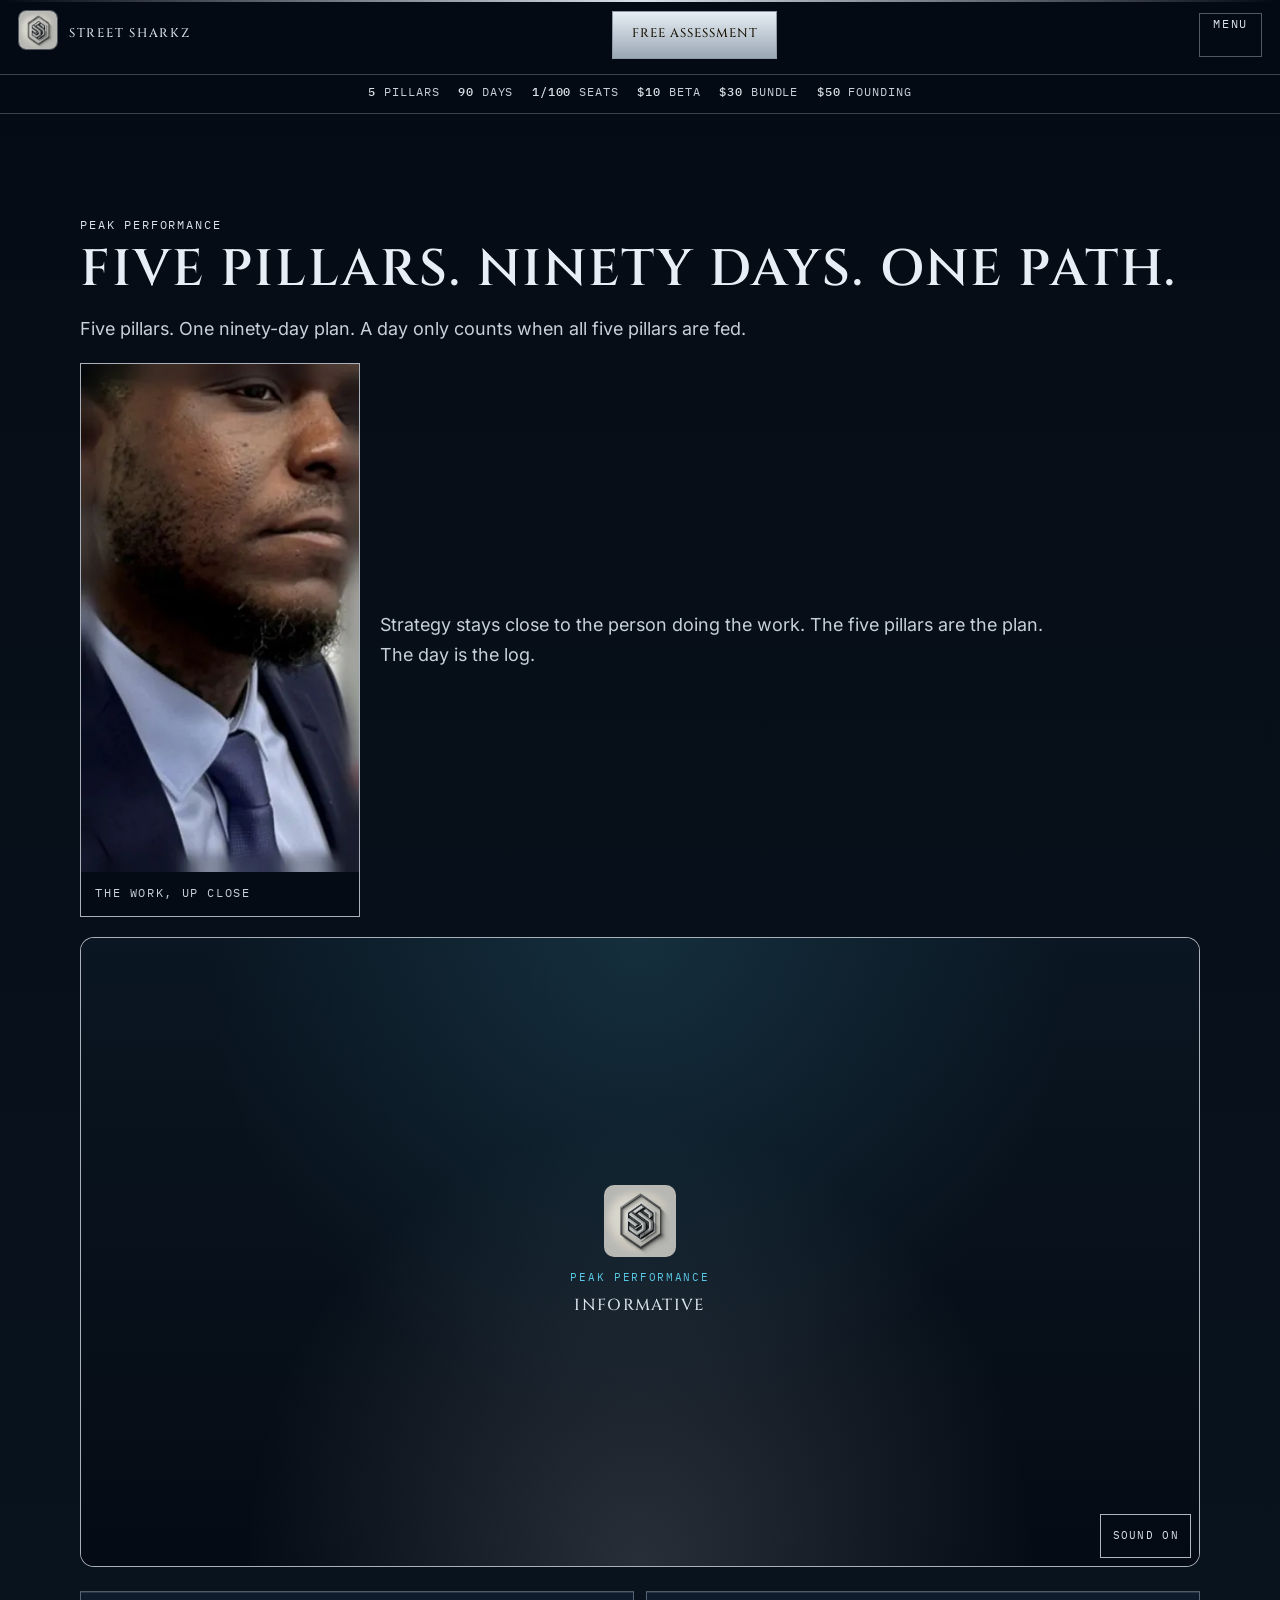
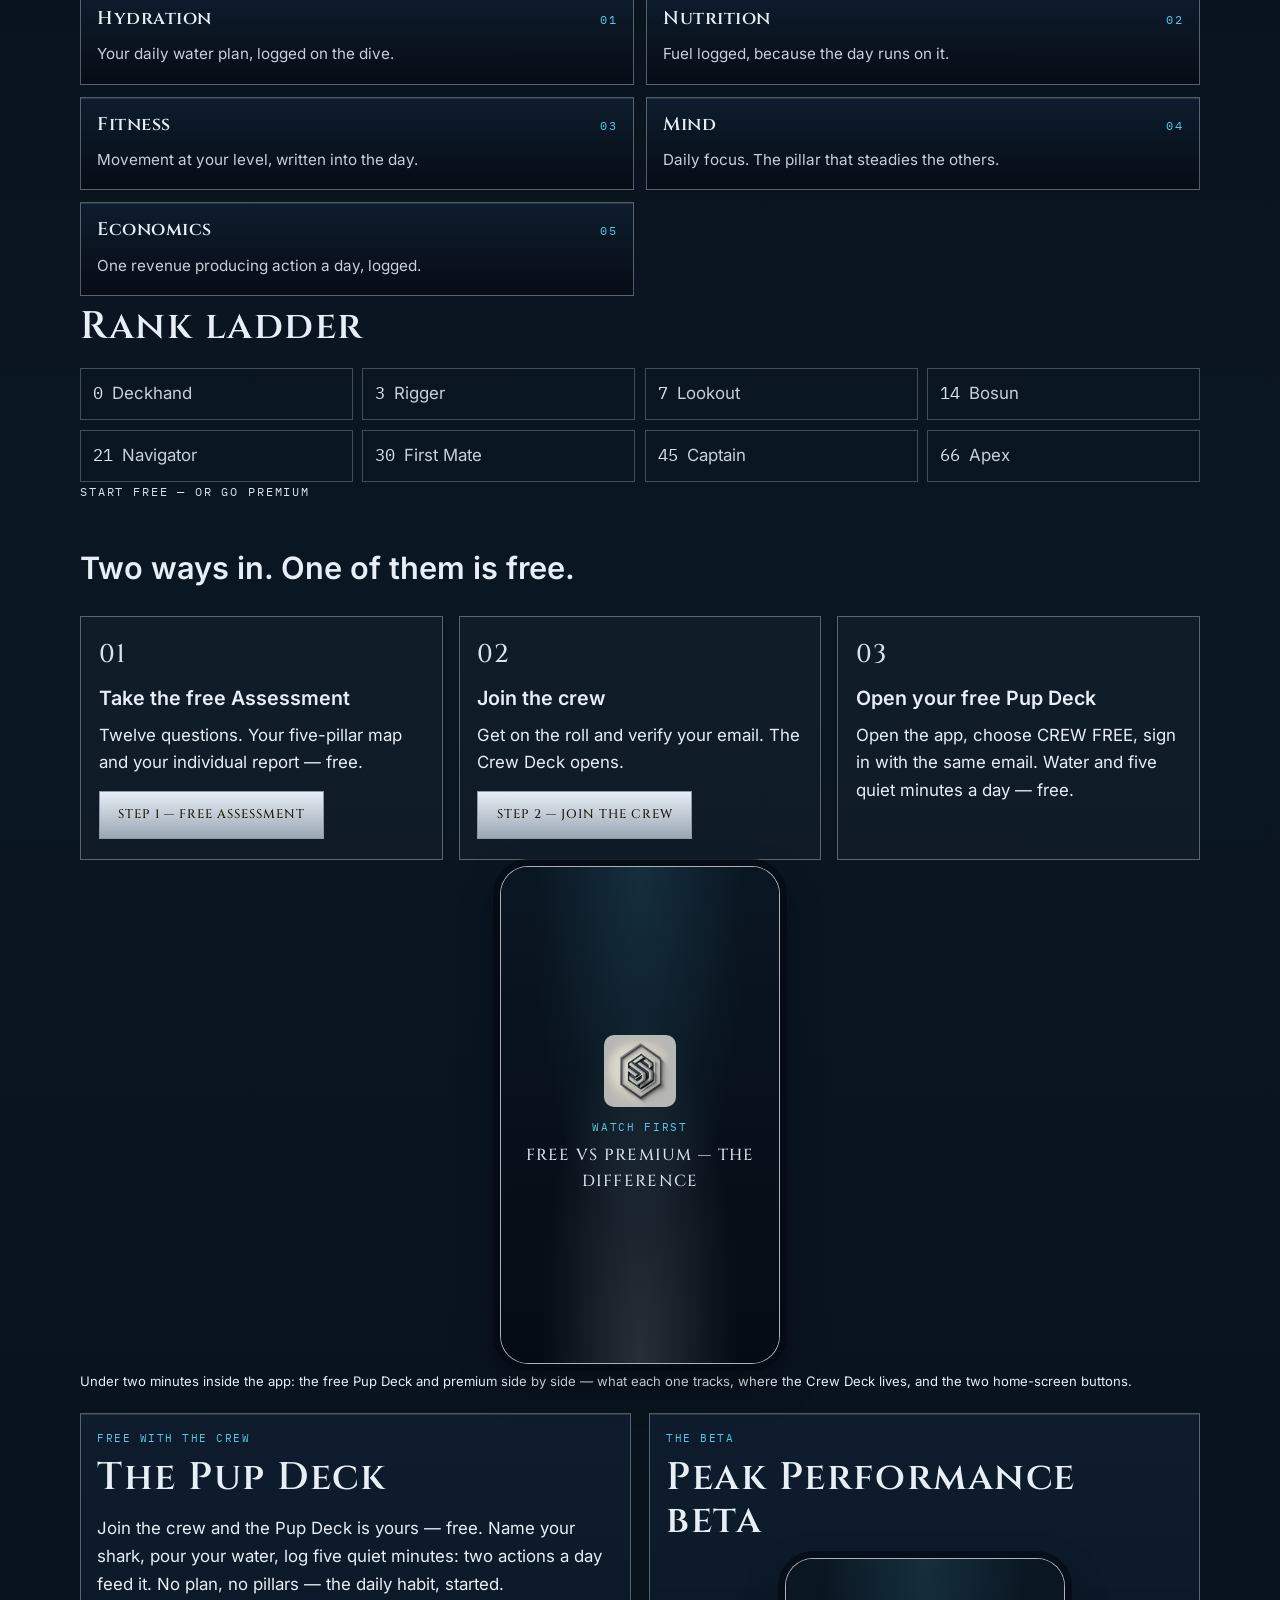
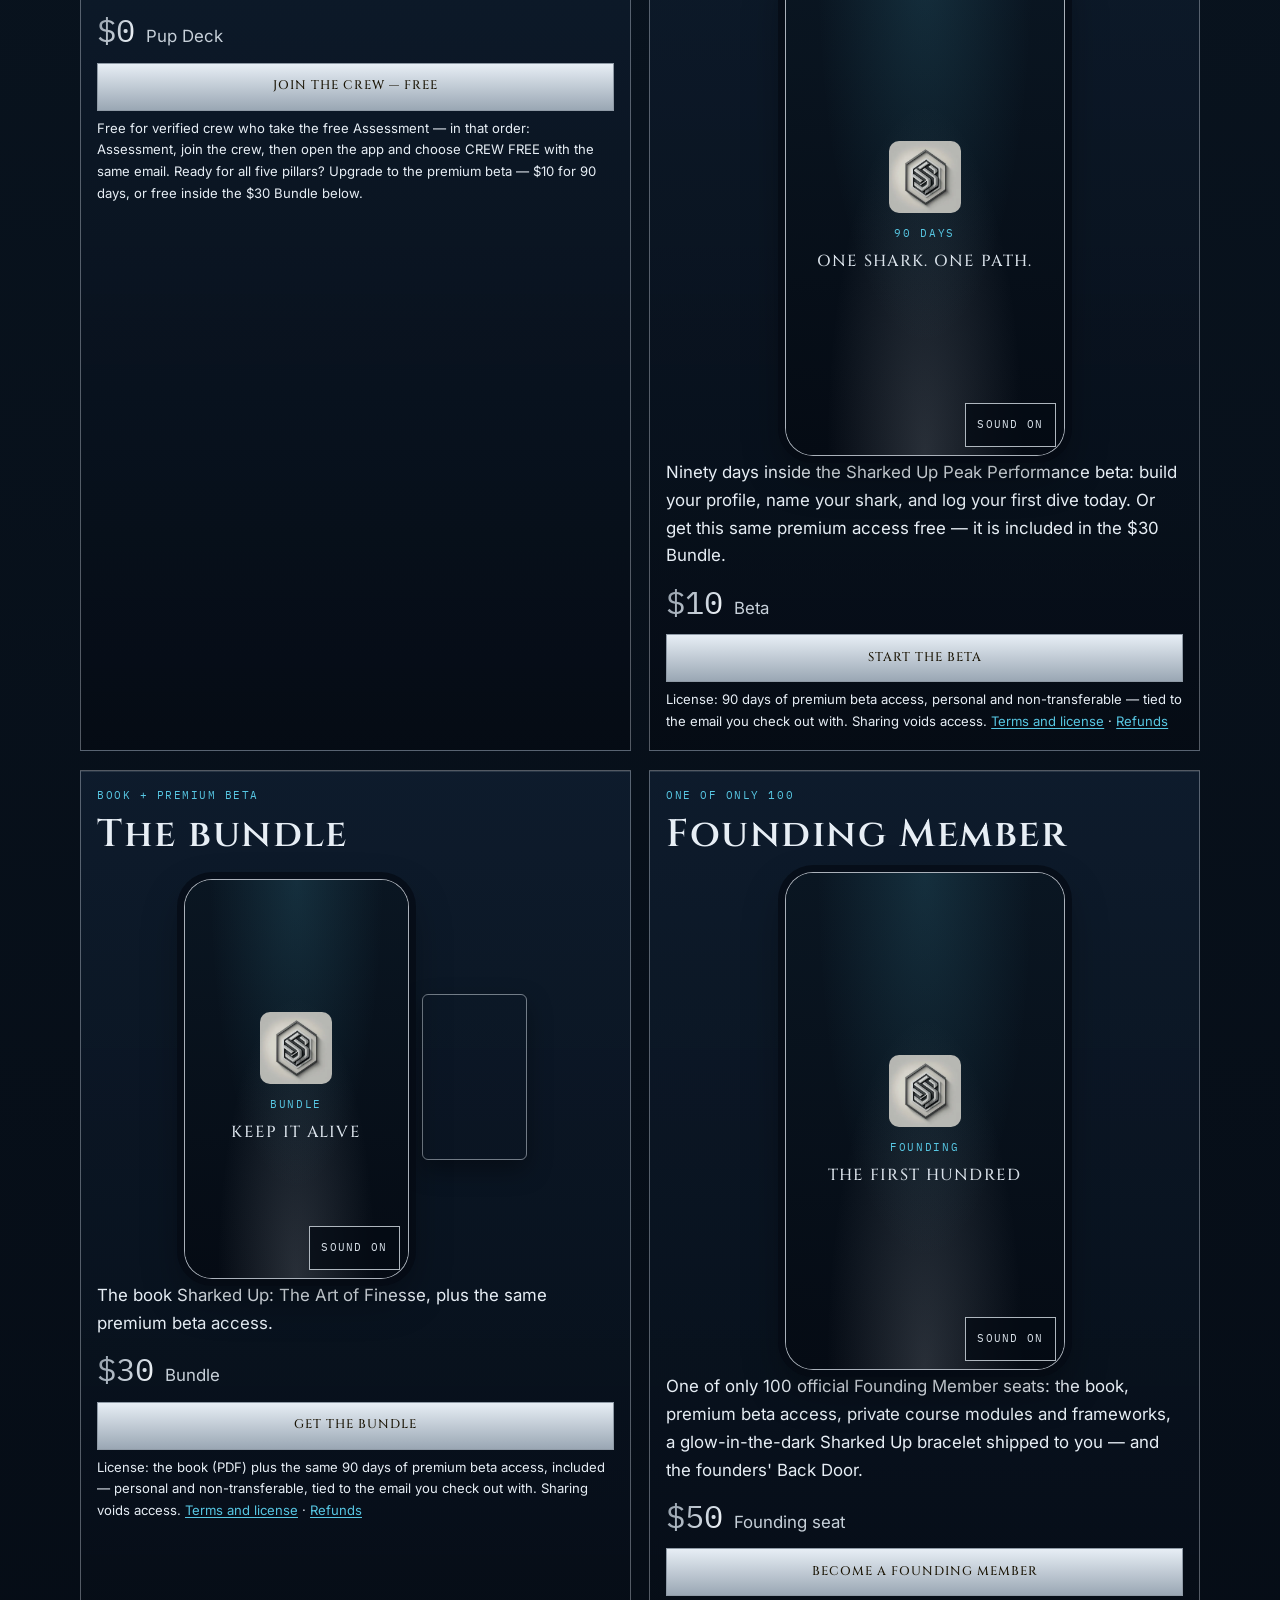
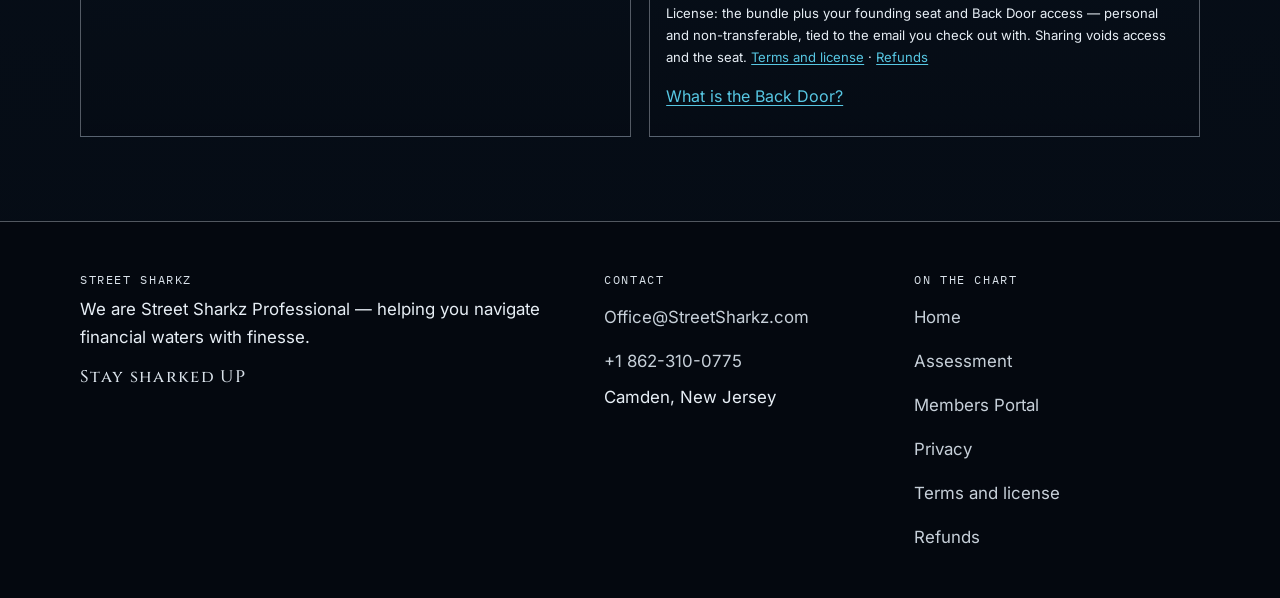
<file: peak-performance.html>
<!DOCTYPE html>
<html lang="en">
<head>
  <meta charset="utf-8">
  <meta name="viewport" content="width=device-width, initial-scale=1">
  <meta name="referrer" content="strict-origin-when-cross-origin">
  <meta http-equiv="Content-Security-Policy" content="default-src 'self'; base-uri 'self'; object-src 'none'; frame-src 'none'; form-action 'self'; img-src 'self'; font-src 'self'; media-src 'self'; style-src 'self'; connect-src 'self'; script-src 'self' 'sha256-WZRJfWvsnNCPcxzZwvyhovnZGqhZaC+8gPGPRbx6wTk='">
  <script>document.documentElement.classList.add("js");</script>
  <title>Peak Performance — Street Sharkz Professional</title>
  <meta name="description" content="Five pillars, a 90-day path, and the $10, $30, and $50 doors. Peak Performance from Street Sharkz.">
  <link rel="canonical" href="https://www.streetsharkz.com/peak-performance">
  <meta property="og:site_name" content="Street Sharkz Professional">
  <meta property="og:type" content="website">
  <meta property="og:title" content="Peak Performance — Street Sharkz Professional">
  <meta property="og:description" content="Five pillars, a 90-day path, and the $10, $30, and $50 doors. Peak Performance from Street Sharkz.">
  <meta property="og:url" content="https://www.streetsharkz.com/peak-performance">
  <meta property="og:image" content="https://www.streetsharkz.com/assets/img/captain/captain-whiteboard-session.jpg">
  <meta property="og:image:alt" content="Deuce Skywalker, close, in a navy suit.">
  <meta name="theme-color" content="#050b14">
  <link rel="icon" href="assets/img/ss-hex-logo-official.jpg" type="image/jpeg">
  <link rel="stylesheet" href="styles.css">
</head>
<body class="page-sub" data-page="story">
  <a class="skip" href="#main">Skip to content</a>
  <header class="site-header">
    <a class="nav-brand" href="index.html" aria-label="Street Sharkz Professional">
      <picture>
        <source type="image/webp" srcset="assets/img/ss-hex-logo-96.webp 96w" sizes="40px">
        <img src="assets/img/ss-hex-logo-official.jpg" alt="" width="1170" height="1170">
      </picture>
      <span class="nav-word">Street Sharkz</span>
    </a>
    <a class="btn btn-solid nav-assess" href="assessment.html">Free Assessment</a>
    <button class="nav-toggle" type="button" aria-expanded="false" aria-controls="site-nav">Menu</button>
    <nav id="site-nav" aria-label="Primary">
      <a href="assessment.html">Assessment</a>
      <a href="peak-performance.html" aria-current="page">Peak</a>
      <a href="sharkonomicz.html">Sharkonomicz</a>
      <a href="book.html">Book</a>
      <a href="pirate-radio.html">Pirate Radio</a>
      <a href="anchor-and-arc.html">Anchor &amp; Arc</a>
      <a href="captain.html">Captain</a>
      <a class="btn btn-solid nav-portal" href="portal.html">Portal</a>
    </nav>
      <p class="digits" aria-label="Real figures"><span><b>5</b> pillars</span><span><b>90</b> days</span><span><b>1/100</b> seats</span><span><b>$10</b> beta</span><span><b>$30</b> bundle</span><span><b>$50</b> founding</span></p>
  </header>

  
  <main id="main">
    <section class="section">
      <div class="wrap">
        <p class="eyebrow">Peak Performance</p>
        <h1>Five pillars. Ninety days. One path.</h1>
        <p class="lede-left">Five pillars. One ninety-day plan. A day only counts when all five pillars are fed.</p>
        <div class="strategy-row">
          <figure class="shot">
            <picture>
              <source type="image/webp" srcset="assets/img/captain/captain-whiteboard-session-320.webp 320w, assets/img/captain/captain-whiteboard-session-460.webp 460w" sizes="(max-width: 800px) 70vw, 280px">
              <img src="assets/img/captain/captain-whiteboard-session.jpg" alt="Deuce Skywalker in a navy suit, close, during a strategy session." width="460" height="840" loading="lazy" decoding="async">
            </picture>
            <figcaption>The work, up close</figcaption>
          </figure>
          <p class="lede-left">Strategy stays close to the person doing the work. The five pillars are the plan. The day is the log.</p>
        </div>
        <div class="screen screen-wide" data-screen>
          <div class="still">
            <img src="assets/img/ss-hex-logo-480.webp" alt="" width="480" height="480">
            <p class="still-kicker">Peak Performance</p>
            <p class="still-title">Informative</p>
          </div>
          <video muted loop playsinline preload="none" poster="assets/img/ss-hex-logo-480.webp">
            <source data-src="assets/video/app-informative.mp4" type="video/mp4">
            <track kind="captions" srclang="en" label="English" src="assets/video/app-informative.vtt" default>
          </video>
          <button class="sound" type="button" aria-pressed="false">Sound on</button>
        </div>
        <div class="pillars">
          <article class="pillar"><header><h2>Hydration</h2><span class="idx">01</span></header><p>Your daily water plan, logged on the dive.</p></article>
          <article class="pillar"><header><h2>Nutrition</h2><span class="idx">02</span></header><p>Fuel logged, because the day runs on it.</p></article>
          <article class="pillar"><header><h2>Fitness</h2><span class="idx">03</span></header><p>Movement at your level, written into the day.</p></article>
          <article class="pillar"><header><h2>Mind</h2><span class="idx">04</span></header><p>Daily focus. The pillar that steadies the others.</p></article>
          <article class="pillar"><header><h2>Economics</h2><span class="idx">05</span></header><p>One revenue producing action a day, logged.</p></article>
        </div>
        <h2 class="subhead">Rank ladder</h2>
        <ol class="ladder">
          <li><span class="pts">0</span><span class="rank">Deckhand</span></li>
          <li><span class="pts">3</span><span class="rank">Rigger</span></li>
          <li><span class="pts">7</span><span class="rank">Lookout</span></li>
          <li><span class="pts">14</span><span class="rank">Bosun</span></li>
          <li><span class="pts">21</span><span class="rank">Navigator</span></li>
          <li><span class="pts">30</span><span class="rank">First Mate</span></li>
          <li><span class="pts">45</span><span class="rank">Captain</span></li>
          <li><span class="pts">66</span><span class="rank">Apex</span></li>
        </ol>
        <p class="eyebrow">Start free — or go premium</p>
        <h3 class="subhead">Two ways in. One of them is free.</h3>
        <ol class="path-steps">
          <li>
            <span class="step-num">01</span>
            <h3>Take the free Assessment</h3>
            <p>Twelve questions. Your five-pillar map and your individual report — free.</p>
            <a class="btn btn-solid" href="assessment.html">Step 1 — Free Assessment</a>
          </li>
          <li>
            <span class="step-num">02</span>
            <h3>Join the crew</h3>
            <p>Get on the roll and verify your email. The Crew Deck opens.</p>
            <a class="btn btn-solid" href="crew.html#join">Step 2 — Join the crew</a>
          </li>
          <li>
            <span class="step-num">03</span>
            <h3>Open your free Pup Deck</h3>
            <p>Open the app, choose CREW FREE, sign in with the same email. Water and five quiet minutes a day — free.</p>
          </li>
        </ol>
          <div class="screen screen-phone" data-screen>
            <div class="still"><img src="assets/img/ss-hex-logo-480.webp" alt="" width="480" height="480"><p class="still-kicker">Watch first</p><p class="still-title">Free vs premium — the difference</p></div>
            <video muted loop playsinline preload="none" poster="assets/img/ss-hex-logo-480.webp"><source data-src="assets/video/demo-app-free-vs-premium.mp4" type="video/mp4"><track kind="captions" srclang="en" label="English" src="assets/video/demo-app-free-vs-premium.vtt" default></video>
            <button class="sound" type="button" aria-pressed="false">Sound on</button>
          </div>
          <p class="fine">Under two minutes inside the app: the free Pup Deck and premium side by side — what each one tracks, where the Crew Deck lives, and the two home-screen buttons.</p>
        <div class="doors">
          <article class="door">
            <p class="kicker">Free with the crew</p>
            <h2>The Pup Deck</h2>
            <p>Join the crew and the Pup Deck is yours — free. Name your shark, pour your water, log five quiet minutes: two actions a day feed it. No plan, no pillars — the daily habit, started.</p>
            <p class="price"><span class="num">$0</span><span>Pup Deck</span></p>
            <a class="btn btn-solid" href="crew.html">Join the crew — free</a>
            <p class="fine">Free for verified crew who take the free Assessment — in that order: Assessment, join the crew, then open the app and choose CREW FREE with the same email. Ready for all five pillars? Upgrade to the premium beta — $10 for 90 days, or free inside the $30 Bundle below.</p>
          </article>
          <article class="door">
            <p class="kicker">The beta</p>
            <h2>Peak Performance beta</h2>
            <div class="screen screen-phone" data-screen>
              <div class="still"><img src="assets/img/ss-hex-logo-480.webp" alt="" width="480" height="480"><p class="still-kicker">90 days</p><p class="still-title">One shark. One path.</p></div>
              <video muted loop playsinline preload="none" poster="assets/img/ss-hex-logo-480.webp"><source data-src="assets/video/app-90days.mp4" type="video/mp4"><track kind="captions" srclang="en" label="English" src="assets/video/app-90days.vtt" default></video>
              <button class="sound" type="button" aria-pressed="false">Sound on</button>
            </div>
            <p>Ninety days inside the Sharked Up Peak Performance beta: build your profile, name your shark, and log your first dive today. Or get this same premium access free — it is included in the $30 Bundle.</p>
            <p class="price"><span class="num">$10</span><span>Beta</span></p>
            <a class="btn btn-solid" data-pay href="https://buy.stripe.com/00waEYfsK99P70466s7kc0l" target="_blank" rel="noopener noreferrer">Start the beta<span class="sr-only"> (opens in a new tab)</span></a>
            <p class="fine">License: 90 days of premium beta access, personal and non-transferable — tied to the email you check out with. Sharing voids access. <a href="terms.html">Terms and license</a> · <a href="refund.html">Refunds</a></p>
          </article>
          <article class="door">
            <p class="kicker">Book + premium beta</p>
            <h2>The bundle</h2>
            <div class="door-media">
            <div class="screen screen-phone" data-screen>
              <div class="still"><img src="assets/img/ss-hex-logo-480.webp" alt="" width="480" height="480"><p class="still-kicker">Bundle</p><p class="still-title">Keep it alive</p></div>
              <video muted loop playsinline preload="none" poster="assets/img/ss-hex-logo-480.webp"><source data-src="assets/video/app-keep-it-alive.mp4" type="video/mp4"><track kind="captions" srclang="en" label="English" src="assets/video/app-keep-it-alive.vtt" default></video>
              <button class="sound" type="button" aria-pressed="false">Sound on</button>
            </div>
            <img class="door-book" src="assets/img/book-cover.jpg" alt="Sharked Up: The Art of Finesse — the book, included in the bundle" width="300" height="479" loading="lazy">
            </div>
            <p>The book Sharked Up: The Art of Finesse, plus the same premium beta access.</p>
            <p class="price"><span class="num">$30</span><span>Bundle</span></p>
            <a class="btn btn-solid" data-pay href="https://buy.stripe.com/4gM14o4O64Tz5W09iE7kc0i" target="_blank" rel="noopener noreferrer">Get the bundle<span class="sr-only"> (opens in a new tab)</span></a>
            <p class="fine">License: the book (PDF) plus the same 90 days of premium beta access, included — personal and non-transferable, tied to the email you check out with. Sharing voids access. <a href="terms.html">Terms and license</a> · <a href="refund.html">Refunds</a></p>
          </article>
          <article class="door" id="founding">
            <p class="kicker">One of only 100</p>
            <h2>Founding Member</h2>
            <div class="screen screen-phone" data-screen>
              <div class="still"><img src="assets/img/ss-hex-logo-480.webp" alt="" width="480" height="480"><p class="still-kicker">Founding</p><p class="still-title">The first hundred</p></div>
              <video muted playsinline preload="none" poster="assets/img/ss-hex-logo-480.webp"><source data-src="assets/video/app-build-your-profile.mp4" type="video/mp4"><track kind="captions" srclang="en" label="English" src="assets/video/app-build-your-profile.vtt" default></video>
              <button class="sound" type="button" aria-pressed="false">Sound on</button>
            </div>
            <p>One of only 100 official Founding Member seats: the book, premium beta access, private course modules and frameworks, a glow-in-the-dark Sharked Up bracelet shipped to you — and the founders' Back Door.</p>
            <p class="price"><span class="num">$50</span><span>Founding seat</span></p>
            <a class="btn btn-solid" data-pay href="https://buy.stripe.com/5kQfZi94m85L98camI7kc0k" target="_blank" rel="noopener noreferrer">Become a Founding Member<span class="sr-only"> (opens in a new tab)</span></a>
            <p class="fine">License: the bundle plus your founding seat and Back Door access — personal and non-transferable, tied to the email you check out with. Sharing voids access and the seat. <a href="terms.html">Terms and license</a> · <a href="refund.html">Refunds</a></p>
            <button class="text-link" type="button" data-founding>What is the Back Door?</button>
          </article>
        </div>
      </div>
    </section>
  </main>
<footer class="site-footer">
    <div class="wrap footer-grid">
      <div>
        <p class="footer-label">Street Sharkz</p>
        <p>We are Street Sharkz Professional — helping you navigate financial waters with finesse.</p>
        <p class="signoff">Stay sharked UP</p>
      </div>
      <div>
        <p class="footer-label">Contact</p>
        <p><a href="mailto:Office@StreetSharkz.com">Office@StreetSharkz.com</a></p>
        <p><a href="tel:+18623100775">+1 862-310-0775</a></p>
        <p>Camden, New Jersey</p>
      </div>
      <nav class="footer-nav" aria-label="Footer">
        <p class="footer-label">On the chart</p>
        <a href="index.html">Home</a>
        <a href="assessment.html">Assessment</a>
        <a href="portal.html">Members Portal</a>
        <a href="privacy.html">Privacy</a>
        <a href="terms.html">Terms and license</a>
        <a href="refund.html">Refunds</a>
      </nav>
    </div>
  </footer>
  <script src="main.js"></script>
</body>
</html>
</file>
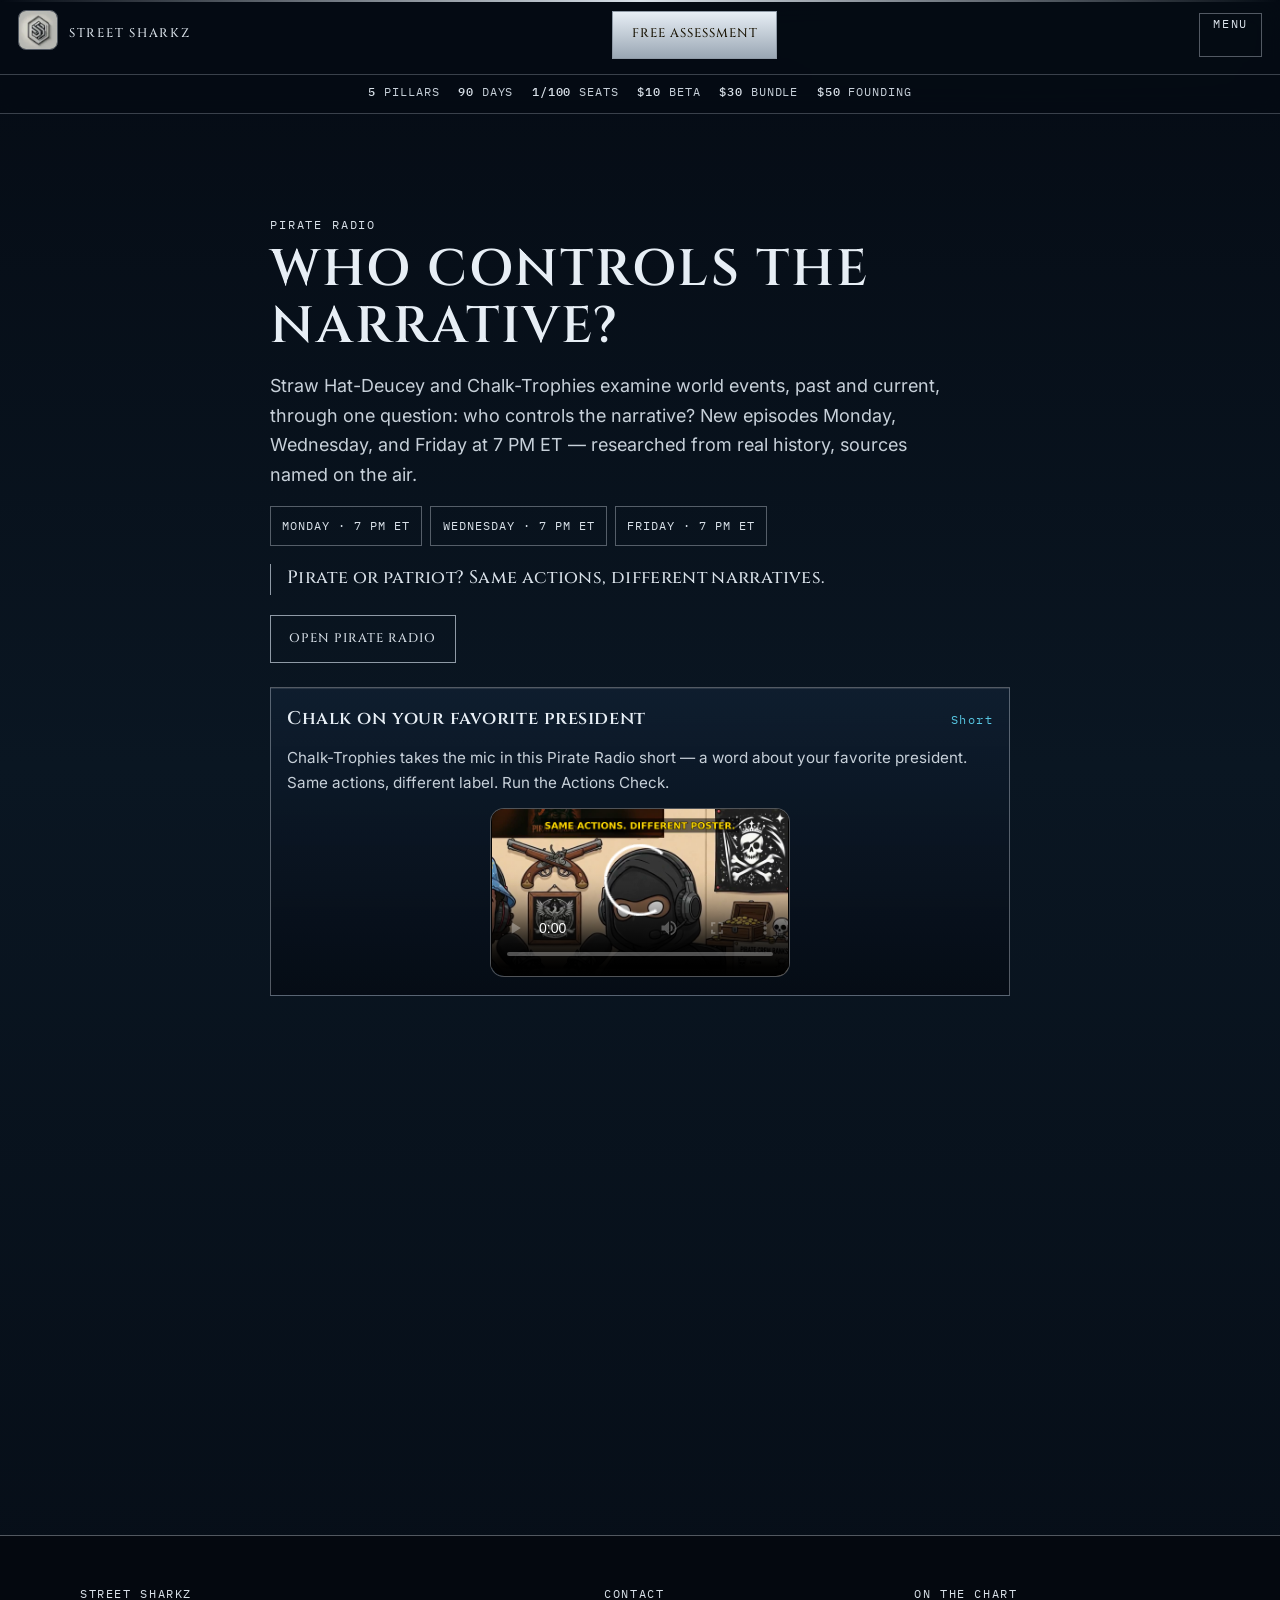
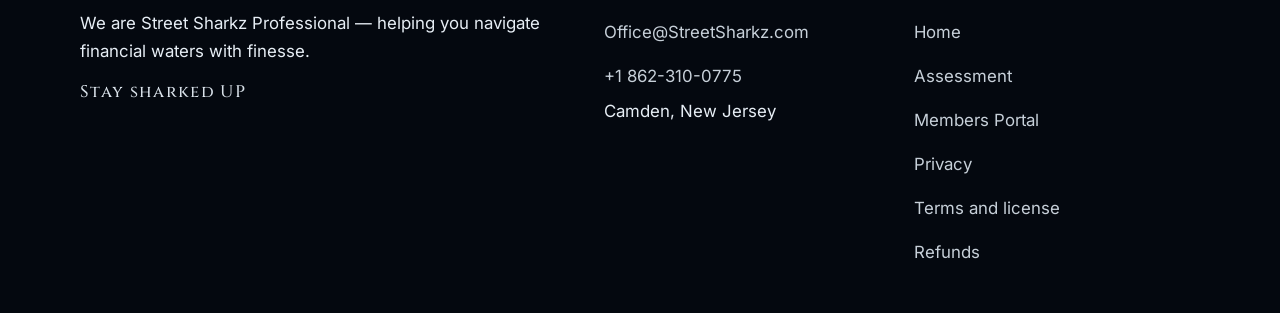
<file: pirate-radio.html>
<!DOCTYPE html>
<html lang="en">
<head>
  <meta charset="utf-8">
  <meta name="viewport" content="width=device-width, initial-scale=1">
  <meta name="referrer" content="strict-origin-when-cross-origin">
  <meta http-equiv="Content-Security-Policy" content="default-src 'self'; base-uri 'self'; object-src 'none'; frame-src 'none'; form-action 'self'; img-src 'self'; font-src 'self'; media-src 'self'; style-src 'self'; connect-src 'self'; script-src 'self' 'sha256-WZRJfWvsnNCPcxzZwvyhovnZGqhZaC+8gPGPRbx6wTk='">
  <script>document.documentElement.classList.add("js");</script>
  <title>Pirate Radio — Street Sharkz Professional</title>
  <meta name="description" content="Straw Hat-Deucey and Chalk-Trophies. Pirate Radio airs Monday, Wednesday, and Friday at 7 PM ET.">
  <link rel="canonical" href="https://www.streetsharkz.com/pirate-radio">
  <meta property="og:site_name" content="Street Sharkz Professional">
  <meta property="og:type" content="website">
  <meta property="og:title" content="Pirate Radio — Street Sharkz Professional">
  <meta property="og:description" content="Straw Hat-Deucey and Chalk-Trophies. Pirate Radio airs Monday, Wednesday, and Friday at 7 PM ET.">
  <meta property="og:url" content="https://www.streetsharkz.com/pirate-radio">
  <meta property="og:image" content="https://www.streetsharkz.com/assets/img/og/radio.jpg">
  <meta property="og:image:alt" content="Street Sharkz Professional">
  <meta name="theme-color" content="#050b14">
  <link rel="icon" href="assets/img/ss-hex-logo-official.jpg" type="image/jpeg">
  <link rel="stylesheet" href="styles.css">
</head>
<body class="page-sub" data-page="story">
  <a class="skip" href="#main">Skip to content</a>
  <header class="site-header">
    <a class="nav-brand" href="index.html" aria-label="Street Sharkz Professional">
      <picture>
        <source type="image/webp" srcset="assets/img/ss-hex-logo-96.webp 96w" sizes="40px">
        <img src="assets/img/ss-hex-logo-official.jpg" alt="" width="1170" height="1170">
      </picture>
      <span class="nav-word">Street Sharkz</span>
    </a>
    <a class="btn btn-solid nav-assess" href="assessment.html">Free Assessment</a>
    <button class="nav-toggle" type="button" aria-expanded="false" aria-controls="site-nav">Menu</button>
    <nav id="site-nav" aria-label="Primary">
      <a href="assessment.html">Assessment</a>
      <a href="peak-performance.html">Peak</a>
      <a href="sharkonomicz.html">Sharkonomicz</a>
      <a href="book.html">Book</a>
      <a href="anchor-and-arc.html">Anchor &amp; Arc</a>
      <a href="pirate-radio.html" aria-current="page">Radio</a>
      <a href="captain.html">Captain</a>
      <a class="btn btn-solid nav-portal" href="portal.html">Portal</a>
    </nav>
      <p class="digits" aria-label="Real figures"><span><b>5</b> pillars</span><span><b>90</b> days</span><span><b>1/100</b> seats</span><span><b>$10</b> beta</span><span><b>$30</b> bundle</span><span><b>$50</b> founding</span></p>
  </header>

  <main id="main">
    <section class="section">
      <div class="wrap narrow">
        <p class="eyebrow">Pirate Radio</p>
        <h1>Who controls the narrative?</h1>
        <p class="lede-left">Straw Hat-Deucey and Chalk-Trophies examine world events, past and current, through one question: who controls the narrative? New episodes Monday, Wednesday, and Friday at 7 PM ET — researched from real history, sources named on the air.</p>
        <ul class="schedule">
          <li>Monday · 7 PM ET</li>
          <li>Wednesday · 7 PM ET</li>
          <li>Friday · 7 PM ET</li>
        </ul>
        <blockquote>Pirate or patriot? Same actions, different narratives.</blockquote>
        <p class="cta-row"><a class="btn btn-ghost" href="https://www.youtube.com/@PirateRadio-Global" target="_blank" rel="noopener noreferrer">Open Pirate Radio<span class="sr-only"> (opens in a new tab)</span></a></p>
        <article class="pillar card-lift">
          <header><h3>Chalk on your favorite president</h3><span class="idx">Short</span></header>
          <p>Chalk-Trophies takes the mic in this Pirate Radio short &mdash; a word about your favorite president. Same actions, different label. Run the Actions Check.</p>
          <video class="short-player" controls playsinline preload="metadata" poster="assets/video/chalk-favorite-president.jpg">
            <source src="assets/video/chalk-favorite-president.mp4" type="video/mp4">
            <track kind="captions" src="assets/video/chalk-favorite-president.vtt" srclang="en" label="English">
          </video>
        </article>
      </div>
    </section>
    <section class="section reveal" id="next-step">
      <div class="wrap narrow">
        <p class="eyebrow">Your next step</p>
        <h2>Start free. Stay Sharked Up.</h2>
        <p class="lede-left">Take the free Assessment, join the crew, and your free Pup Deck opens in the app — water and five quiet minutes a day. Or go premium and run all five pillars for 90 days.</p>
        <p class="cta-row"><a class="btn btn-solid" href="assessment.html">Step 1 — Free Assessment</a> <a class="btn btn-ghost" href="peak-performance.html">See the app</a></p>
      </div>
    </section>
  </main>
  <footer class="site-footer">
    <div class="wrap footer-grid">
      <div>
        <p class="footer-label">Street Sharkz</p>
        <p>We are Street Sharkz Professional — helping you navigate financial waters with finesse.</p>
        <p class="signoff">Stay sharked UP</p>
      </div>
      <div>
        <p class="footer-label">Contact</p>
        <p><a href="mailto:Office@StreetSharkz.com">Office@StreetSharkz.com</a></p>
        <p><a href="tel:+18623100775">+1 862-310-0775</a></p>
        <p>Camden, New Jersey</p>
      </div>
      <nav class="footer-nav" aria-label="Footer">
        <p class="footer-label">On the chart</p>
        <a href="index.html">Home</a>
        <a href="assessment.html">Assessment</a>
        <a href="portal.html">Members Portal</a>
        <a href="privacy.html">Privacy</a>
        <a href="terms.html">Terms and license</a>
        <a href="refund.html">Refunds</a>
      </nav>
    </div>
  </footer>
  <script src="main.js"></script>
</body>
</html>
</file>
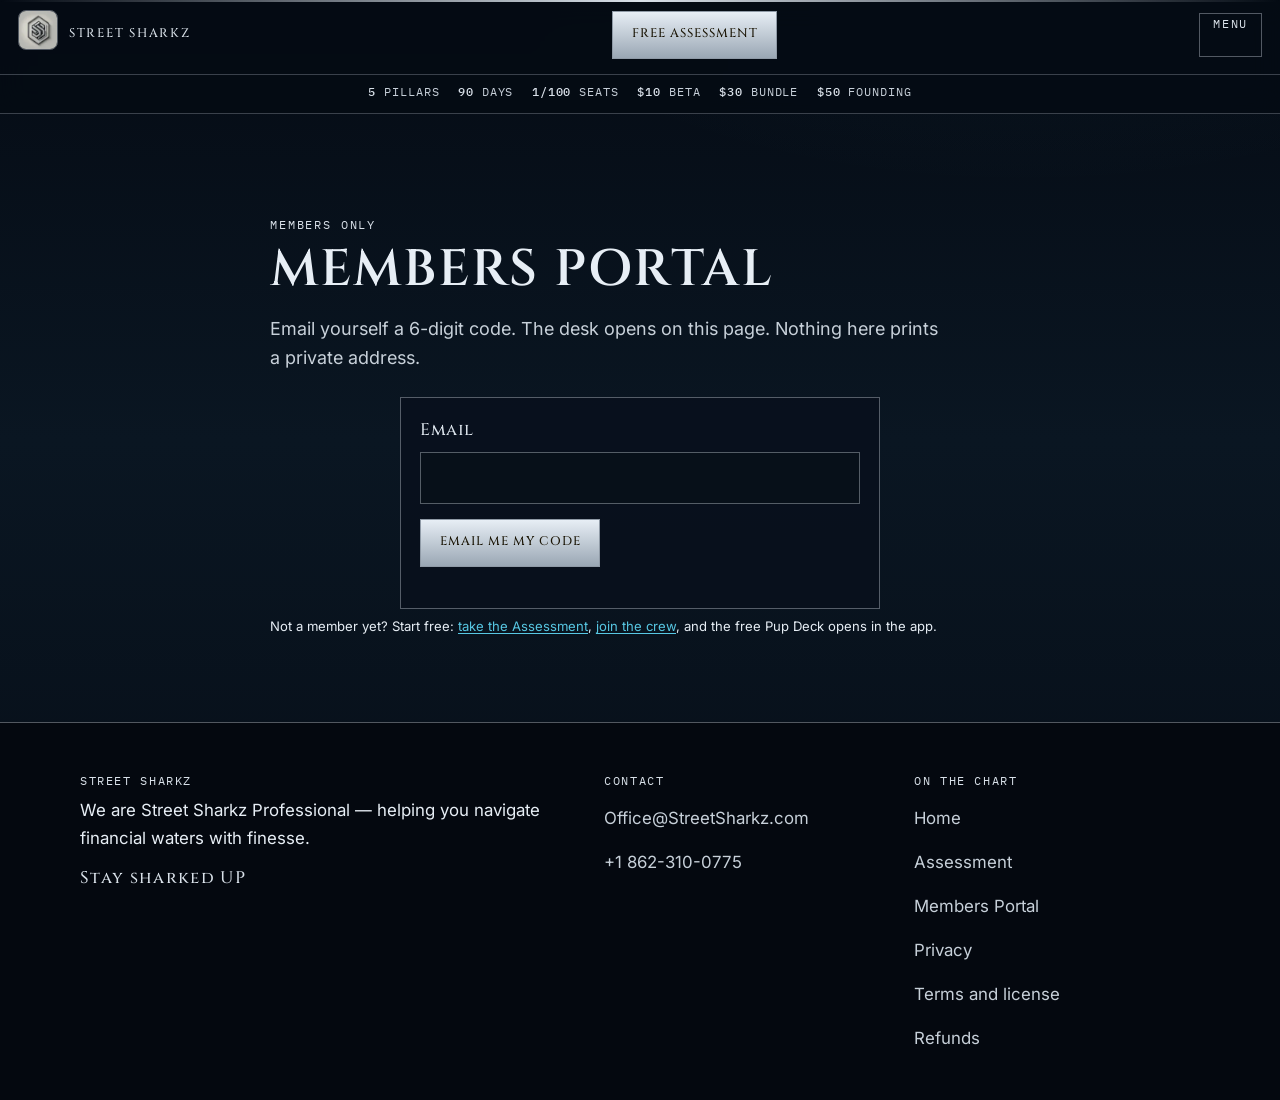
<file: portal.html>
<!DOCTYPE html>
<html lang="en">
<head>
  <meta charset="utf-8">
  <meta name="viewport" content="width=device-width, initial-scale=1">
  <script>document.documentElement.classList.add("js");</script>
  <title>Members Portal — Street Sharkz Professional</title>
  <meta name="description" content="Members Portal. Email yourself a 6-digit code, then open the desk, the ladder, and the Back Door.">
  <link rel="canonical" href="https://www.streetsharkz.com/portal">
  <meta property="og:site_name" content="Street Sharkz Professional">
  <meta property="og:type" content="website">
  <meta property="og:title" content="Members Portal — Street Sharkz Professional">
  <meta property="og:description" content="Members Portal. Email yourself a 6-digit code, then open the desk, the ladder, and the Back Door.">
  <meta property="og:url" content="https://www.streetsharkz.com/portal">
  <meta property="og:image" content="https://www.streetsharkz.com/assets/img/og/portal.jpg">
  <meta property="og:image:alt" content="Street Sharkz Professional">
  <meta name="theme-color" content="#050b14">
  <link rel="icon" href="assets/img/ss-hex-logo-official.jpg" type="image/jpeg">
  <link rel="stylesheet" href="styles.css">
</head>
<body class="page-sub" data-page="portal">
  <a class="skip" href="#main">Skip to content</a>
  <header class="site-header">
    <a class="nav-brand" href="index.html" aria-label="Street Sharkz Professional">
      <picture>
        <source type="image/webp" srcset="assets/img/ss-hex-logo-96.webp 96w" sizes="40px">
        <img src="assets/img/ss-hex-logo-official.jpg" alt="" width="1170" height="1170">
      </picture>
      <span class="nav-word">Street Sharkz</span>
    </a>
    <a class="btn btn-solid nav-assess" href="assessment.html">Free Assessment</a>
    <button class="nav-toggle" type="button" aria-expanded="false" aria-controls="site-nav">Menu</button>
    <nav id="site-nav" aria-label="Primary">
      <a href="assessment.html">Assessment</a>
      <a href="peak-performance.html">Peak</a>
      <a href="sharkonomicz.html">Sharkonomicz</a>
      <a href="book.html">Book</a>
      <a href="pirate-radio.html">Pirate Radio</a>
      <a href="anchor-and-arc.html">Anchor &amp; Arc</a>
      <a href="captain.html">Captain</a>
      <a class="btn btn-solid nav-portal" href="portal.html" aria-current="page">Portal</a>
    </nav>
      <p class="digits" aria-label="Real figures"><span><b>5</b> pillars</span><span><b>90</b> days</span><span><b>1/100</b> seats</span><span><b>$10</b> beta</span><span><b>$30</b> bundle</span><span><b>$50</b> founding</span></p>
  </header>
  <main id="main">
    <section class="section">
      <div class="wrap">
        <section id="gate">
          <div class="narrow">
            <p class="eyebrow">Members only</p>
            <h1>Members Portal</h1>
            <p class="lede-left">Email yourself a 6-digit code. The desk opens on this page. Nothing here prints a private address.</p>
            <form id="gate-form" class="gate" novalidate>
              <div class="field">
                <label for="gate-email">Email</label>
                <input id="gate-email" name="email" type="email" autocomplete="username" required>
              </div>
              <button class="btn btn-solid" type="button" id="send-code">Email me my code</button>
              <div id="code-step" hidden>
                <div class="field cta-row">
                  <label for="gate-code">6-digit code</label>
                  <input id="gate-code" name="code" type="text" inputmode="numeric" autocomplete="one-time-code" pattern="[0-9]{6}" maxlength="6" required>
                </div>
                <button class="btn btn-ghost" type="button" id="confirm-code">Confirm code</button>
              </div>
              <p id="gate-status" class="status" role="status" aria-live="polite"></p>
            </form>
            <p class="fine">Not a member yet? Start free: <a href="assessment.html">take the Assessment</a>, <a href="crew.html#join">join the crew</a>, and the free Pup Deck opens in the app.</p>
          </div>
        </section>
        <section id="member-home" hidden>
          <header class="desk-head">
            <div>
              <p class="eyebrow">Members Portal</p>
              <h1 id="desk-name">Member</h1>
              <p id="desk-meta" class="mono"></p>
            </div>
            <button class="btn btn-ghost" type="button" id="sign-out">Sign out</button>
          </header>
          <div class="tabs" role="tablist" aria-label="Member desk">
            <button role="tab" id="tab-app" type="button" aria-selected="true" aria-controls="panel-app">My App</button>
            <button role="tab" id="tab-ladder" type="button" aria-selected="false" aria-controls="panel-ladder" tabindex="-1">Leaderboard</button>
            <button role="tab" id="tab-learn" type="button" aria-selected="false" aria-controls="panel-learn" tabindex="-1">Learn</button>
            <button role="tab" id="tab-door" type="button" aria-selected="false" aria-controls="panel-door" tabindex="-1">Back Door</button>
          </div>
          <p class="desk-crew"><a class="text-link" href="crew.html">Crew Deck — the community deck</a></p>
          <div role="tabpanel" id="panel-app" aria-labelledby="tab-app" class="panel" tabindex="0"></div>
          <div role="tabpanel" id="panel-ladder" aria-labelledby="tab-ladder" class="panel" tabindex="0" hidden></div>
          <div role="tabpanel" id="panel-learn" aria-labelledby="tab-learn" class="panel" tabindex="0" hidden></div>
          <div role="tabpanel" id="panel-door" aria-labelledby="tab-door" class="panel" tabindex="0" hidden>
            <h2>Back Door</h2>
            <p class="lede-left">The intel wire, the big screen, and the founders' floor.</p>
                      <div class="screen screen-wide" data-screen>
            <div class="still"><img src="assets/img/ss-hex-logo-480.webp" alt="" width="480" height="480"><p class="still-kicker">Founders</p><p class="still-title">Inside the Back Door</p></div>
            <video muted loop playsinline preload="none" poster="assets/img/ss-hex-logo-480.webp"><source data-src="assets/video/demo-back-door.mp4" type="video/mp4"><track kind="captions" srclang="en" label="English" src="assets/video/demo-back-door.vtt" default></video>
            <button class="sound" type="button" aria-pressed="false">Sound on</button>
          </div>
          <p class="fine">The founders' room from the inside: the Intel Wire, the big screen, the founders' stack, and the floor.</p>
<p class="cta-row"><a class="btn btn-solid" href="room.html">Enter the Back Door</a></p>
          </div>
        </section>
      </div>
    </section>
  </main>
  <footer class="site-footer">
    <div class="wrap footer-grid">
      <div>
        <p class="footer-label">Street Sharkz</p>
        <p>We are Street Sharkz Professional — helping you navigate financial waters with finesse.</p>
        <p class="signoff">Stay sharked UP</p>
      </div>
      <div>
        <p class="footer-label">Contact</p>
        <p><a href="mailto:Office@StreetSharkz.com">Office@StreetSharkz.com</a></p>
        <p><a href="tel:+18623100775">+1 862-310-0775</a></p>
      </div>
      <nav class="footer-nav" aria-label="Footer">
        <p class="footer-label">On the chart</p>
        <a href="index.html">Home</a>
        <a href="assessment.html">Assessment</a>
        <a href="portal.html">Members Portal</a>
        <a href="privacy.html">Privacy</a>
        <a href="terms.html">Terms and license</a>
        <a href="refund.html">Refunds</a>
      </nav>
    </div>
  </footer>
  <script src="api.js"></script>
  <script src="main.js"></script>
</body>
</html>
</file>
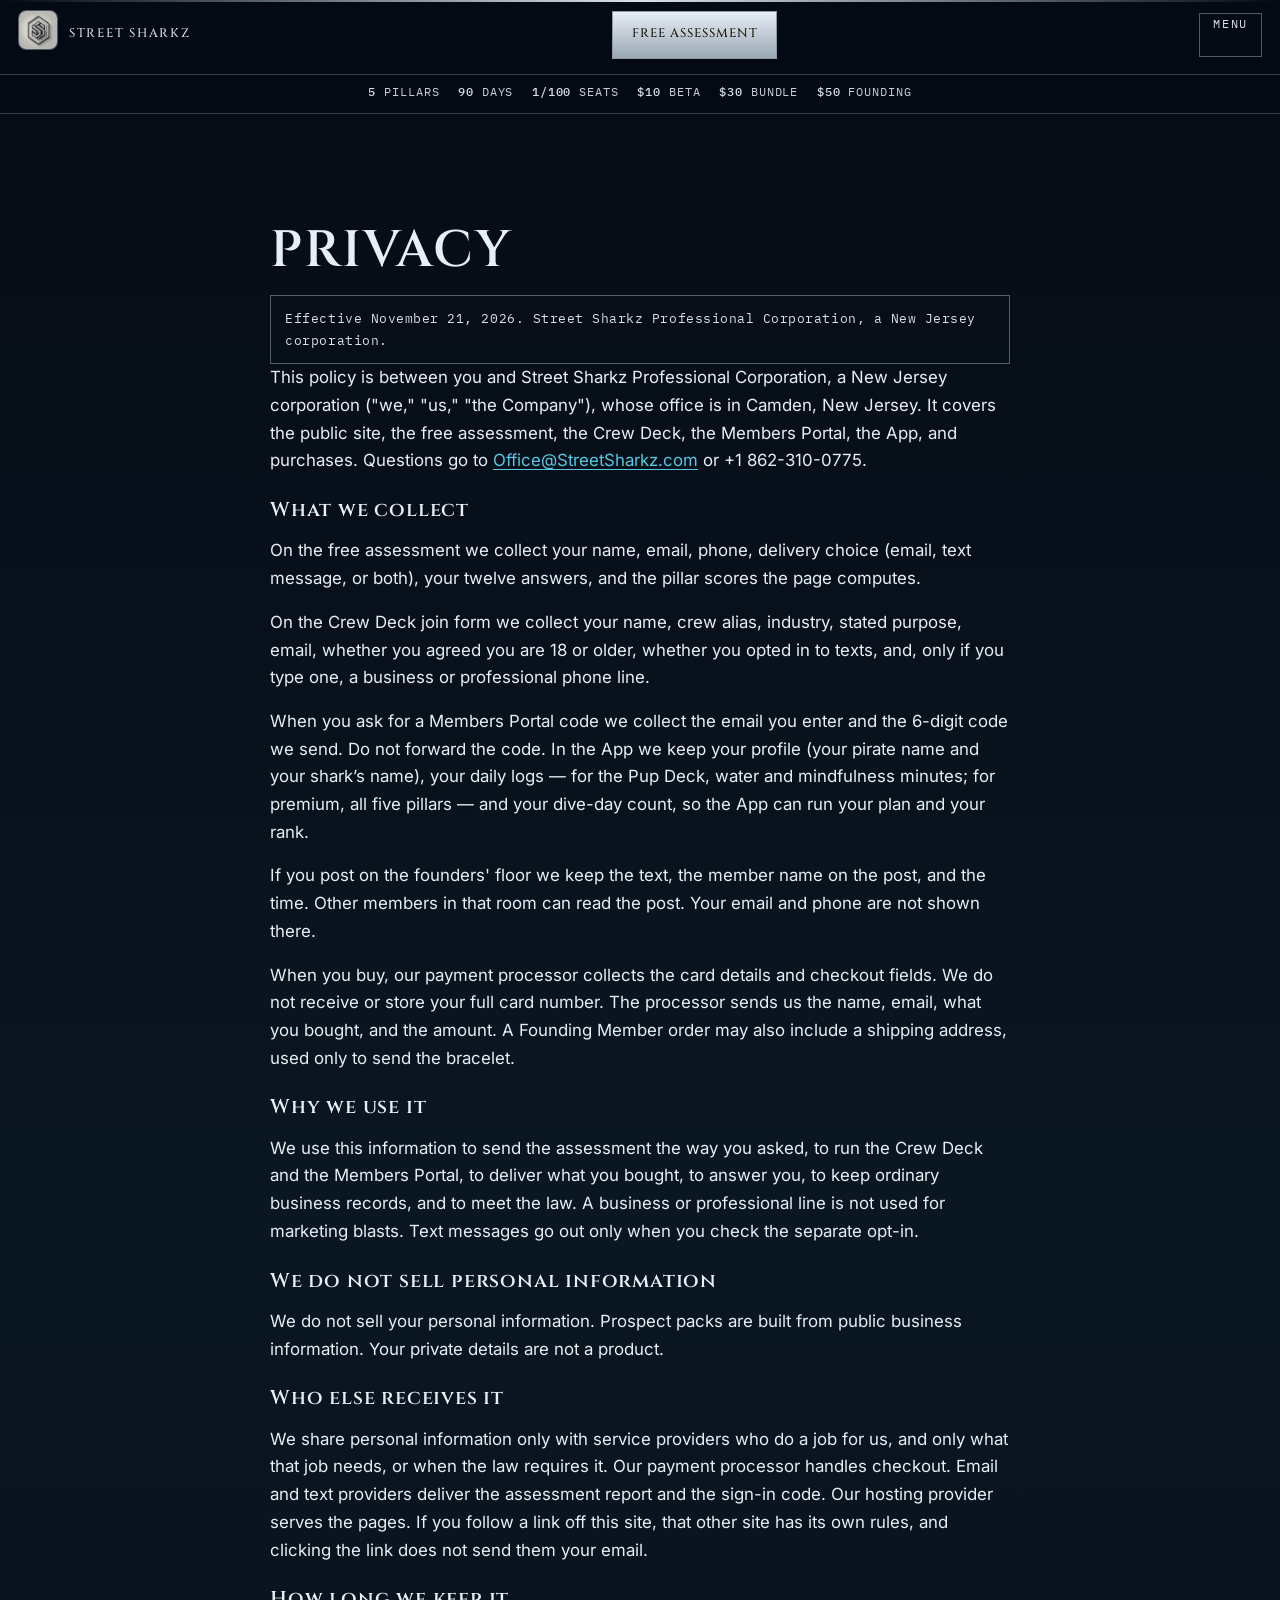
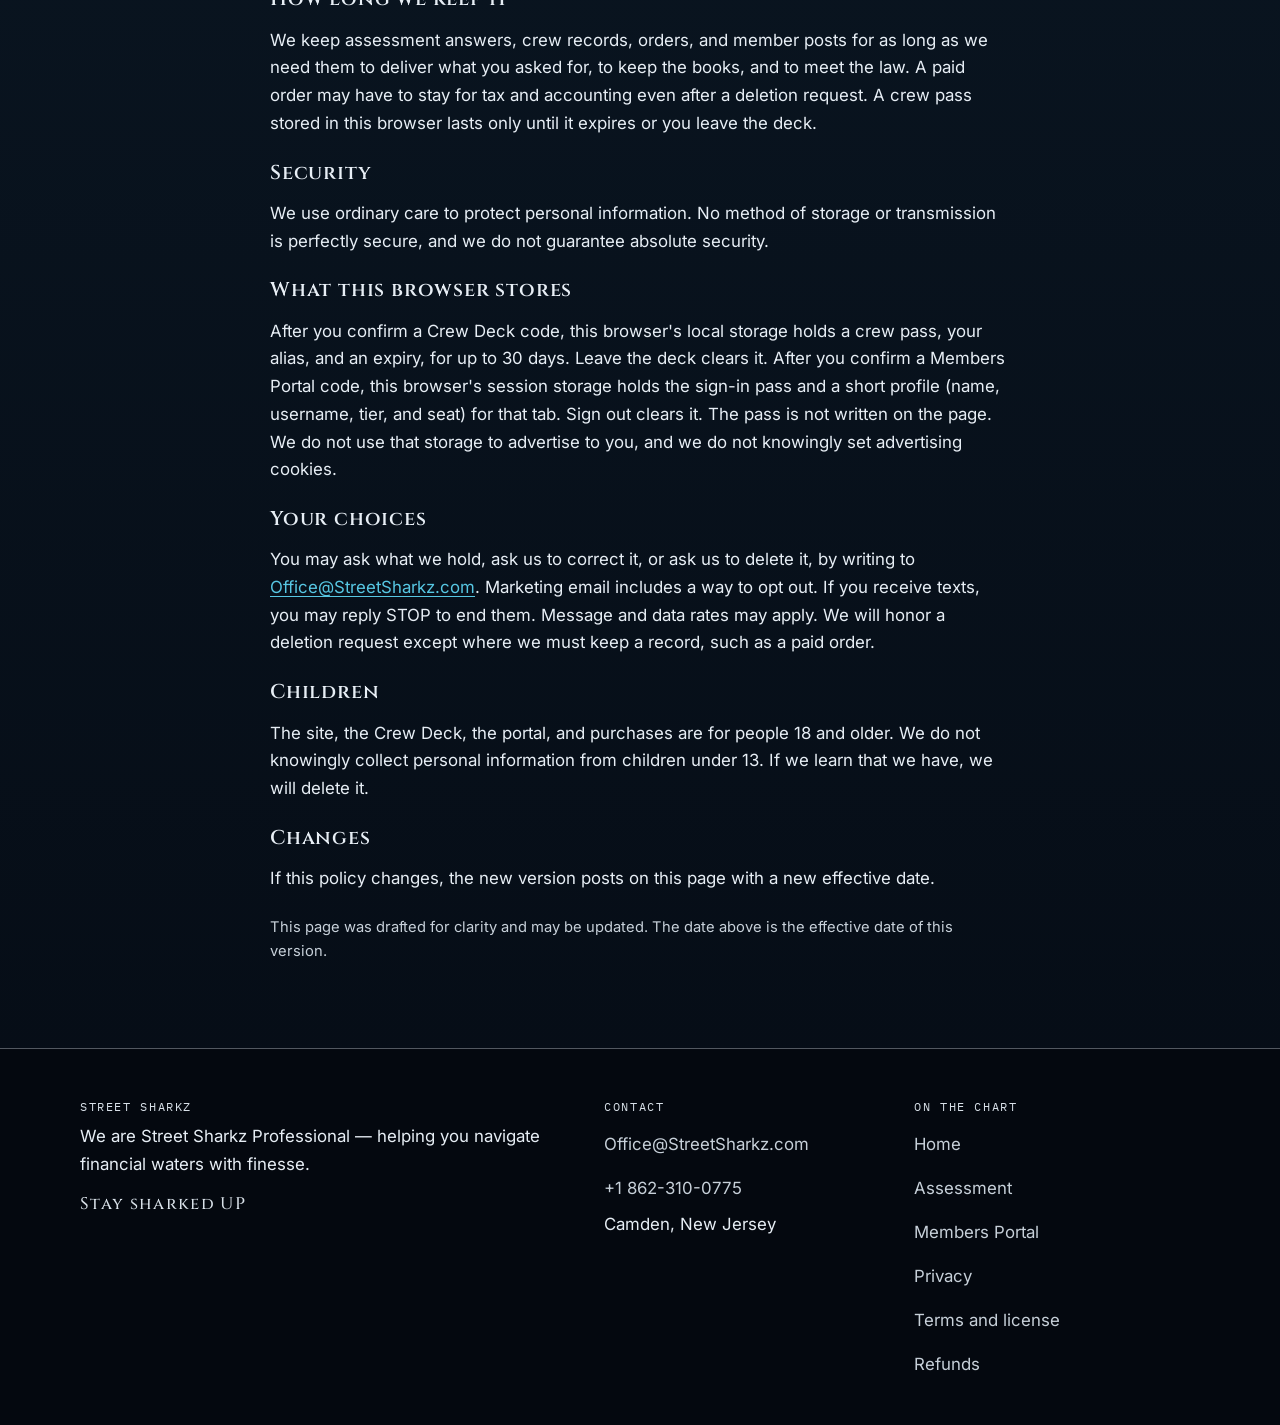
<file: privacy.html>
<!DOCTYPE html>
<html lang="en">
<head>
  <meta charset="utf-8">
  <meta name="viewport" content="width=device-width, initial-scale=1">
  <meta name="referrer" content="strict-origin-when-cross-origin">
  <meta http-equiv="Content-Security-Policy" content="default-src 'self'; base-uri 'self'; object-src 'none'; frame-src 'none'; form-action 'self'; img-src 'self'; font-src 'self'; media-src 'self'; style-src 'self'; connect-src 'self'; script-src 'self' 'sha256-WZRJfWvsnNCPcxzZwvyhovnZGqhZaC+8gPGPRbx6wTk='">
  <script>document.documentElement.classList.add("js");</script>
  <title>Privacy — Street Sharkz Professional</title>
  <meta name="description" content="Privacy policy for Street Sharkz Professional Corporation. What we collect, why, who we share it with, and how to ask about it.">
  <link rel="canonical" href="https://www.streetsharkz.com/privacy">
  <meta property="og:site_name" content="Street Sharkz Professional">
  <meta property="og:type" content="website">
  <meta property="og:title" content="Privacy — Street Sharkz Professional">
  <meta property="og:description" content="Privacy policy for Street Sharkz Professional Corporation. What we collect, why, who we share it with, and how to ask about it.">
  <meta property="og:url" content="https://www.streetsharkz.com/privacy">
  <meta property="og:image" content="https://www.streetsharkz.com/assets/img/og/privacy.jpg">
  <meta property="og:image:alt" content="Street Sharkz Professional">
  <meta name="theme-color" content="#050b14">
  <link rel="icon" href="assets/img/ss-hex-logo-official.jpg" type="image/jpeg">
  <link rel="stylesheet" href="styles.css">
</head>
<body class="page-sub" data-page="story">
  <a class="skip" href="#main">Skip to content</a>
  <header class="site-header">
    <a class="nav-brand" href="index.html" aria-label="Street Sharkz Professional">
      <picture>
        <source type="image/webp" srcset="assets/img/ss-hex-logo-96.webp 96w" sizes="40px">
        <img src="assets/img/ss-hex-logo-official.jpg" alt="" width="1170" height="1170">
      </picture>
      <span class="nav-word">Street Sharkz</span>
    </a>
    <a class="btn btn-solid nav-assess" href="assessment.html">Free Assessment</a>
    <button class="nav-toggle" type="button" aria-expanded="false" aria-controls="site-nav">Menu</button>
    <nav id="site-nav" aria-label="Primary">
      <a href="assessment.html">Assessment</a>
      <a href="peak-performance.html">Peak</a>
      <a href="sharkonomicz.html">Sharkonomicz</a>
      <a href="book.html">Book</a>
      <a href="pirate-radio.html">Pirate Radio</a>
      <a href="anchor-and-arc.html">Anchor &amp; Arc</a>
      <a href="captain.html">Captain</a>
      <a class="btn btn-solid nav-portal" href="portal.html">Portal</a>
    </nav>
      <p class="digits" aria-label="Real figures"><span><b>5</b> pillars</span><span><b>90</b> days</span><span><b>1/100</b> seats</span><span><b>$10</b> beta</span><span><b>$30</b> bundle</span><span><b>$50</b> founding</span></p>
  </header>

  
  <main id="main">
    <section class="section">
      <div class="wrap narrow legal">
        <h1>Privacy</h1>
        <p class="draft">Effective November 21, 2026. Street Sharkz Professional Corporation, a New Jersey corporation.</p>
        <div class="prose stack">
          <p>This policy is between you and Street Sharkz Professional Corporation, a New Jersey corporation ("we," "us," "the Company"), whose office is in Camden, New Jersey. It covers the public site, the free assessment, the Crew Deck, the Members Portal, the App, and purchases. Questions go to <a href="mailto:Office@StreetSharkz.com">Office@StreetSharkz.com</a> or +1 862-310-0775.</p>
          <h2>What we collect</h2>
          <p>On the free assessment we collect your name, email, phone, delivery choice (email, text message, or both), your twelve answers, and the pillar scores the page computes.</p>
          <p>On the Crew Deck join form we collect your name, crew alias, industry, stated purpose, email, whether you agreed you are 18 or older, whether you opted in to texts, and, only if you type one, a business or professional phone line.</p>
          <p>When you ask for a Members Portal code we collect the email you enter and the 6-digit code we send. Do not forward the code. In the App we keep your profile (your pirate name and your shark’s name), your daily logs — for the Pup Deck, water and mindfulness minutes; for premium, all five pillars — and your dive-day count, so the App can run your plan and your rank.</p>
          <p>If you post on the founders' floor we keep the text, the member name on the post, and the time. Other members in that room can read the post. Your email and phone are not shown there.</p>
          <p>When you buy, our payment processor collects the card details and checkout fields. We do not receive or store your full card number. The processor sends us the name, email, what you bought, and the amount. A Founding Member order may also include a shipping address, used only to send the bracelet.</p>
          <h2>Why we use it</h2>
          <p>We use this information to send the assessment the way you asked, to run the Crew Deck and the Members Portal, to deliver what you bought, to answer you, to keep ordinary business records, and to meet the law. A business or professional line is not used for marketing blasts. Text messages go out only when you check the separate opt-in.</p>
          <h2>We do not sell personal information</h2>
          <p>We do not sell your personal information. Prospect packs are built from public business information. Your private details are not a product.</p>
          <h2>Who else receives it</h2>
          <p>We share personal information only with service providers who do a job for us, and only what that job needs, or when the law requires it. Our payment processor handles checkout. Email and text providers deliver the assessment report and the sign-in code. Our hosting provider serves the pages. If you follow a link off this site, that other site has its own rules, and clicking the link does not send them your email.</p>
          <h2>How long we keep it</h2>
          <p>We keep assessment answers, crew records, orders, and member posts for as long as we need them to deliver what you asked for, to keep the books, and to meet the law. A paid order may have to stay for tax and accounting even after a deletion request. A crew pass stored in this browser lasts only until it expires or you leave the deck.</p>
          <h2>Security</h2>
          <p>We use ordinary care to protect personal information. No method of storage or transmission is perfectly secure, and we do not guarantee absolute security.</p>
          <h2>What this browser stores</h2>
          <p>After you confirm a Crew Deck code, this browser's local storage holds a crew pass, your alias, and an expiry, for up to 30 days. Leave the deck clears it. After you confirm a Members Portal code, this browser's session storage holds the sign-in pass and a short profile (name, username, tier, and seat) for that tab. Sign out clears it. The pass is not written on the page. We do not use that storage to advertise to you, and we do not knowingly set advertising cookies.</p>
          <h2>Your choices</h2>
          <p>You may ask what we hold, ask us to correct it, or ask us to delete it, by writing to <a href="mailto:Office@StreetSharkz.com">Office@StreetSharkz.com</a>. Marketing email includes a way to opt out. If you receive texts, you may reply STOP to end them. Message and data rates may apply. We will honor a deletion request except where we must keep a record, such as a paid order.</p>
          <h2>Children</h2>
          <p>The site, the Crew Deck, the portal, and purchases are for people 18 and older. We do not knowingly collect personal information from children under 13. If we learn that we have, we will delete it.</p>
          <h2>Changes</h2>
          <p>If this policy changes, the new version posts on this page with a new effective date.</p>
          <p class="clarity">This page was drafted for clarity and may be updated. The date above is the effective date of this version.</p>
        </div>
      </div>
    </section>
  </main>
<footer class="site-footer">
    <div class="wrap footer-grid">
      <div>
        <p class="footer-label">Street Sharkz</p>
        <p>We are Street Sharkz Professional — helping you navigate financial waters with finesse.</p>
        <p class="signoff">Stay sharked UP</p>
      </div>
      <div>
        <p class="footer-label">Contact</p>
        <p><a href="mailto:Office@StreetSharkz.com">Office@StreetSharkz.com</a></p>
        <p><a href="tel:+18623100775">+1 862-310-0775</a></p>
        <p>Camden, New Jersey</p>
      </div>
      <nav class="footer-nav" aria-label="Footer">
        <p class="footer-label">On the chart</p>
        <a href="index.html">Home</a>
        <a href="assessment.html">Assessment</a>
        <a href="portal.html">Members Portal</a>
        <a href="privacy.html">Privacy</a>
        <a href="terms.html">Terms and license</a>
        <a href="refund.html">Refunds</a>
      </nav>
    </div>
  </footer>
  <script src="main.js"></script>
</body>
</html>
</file>
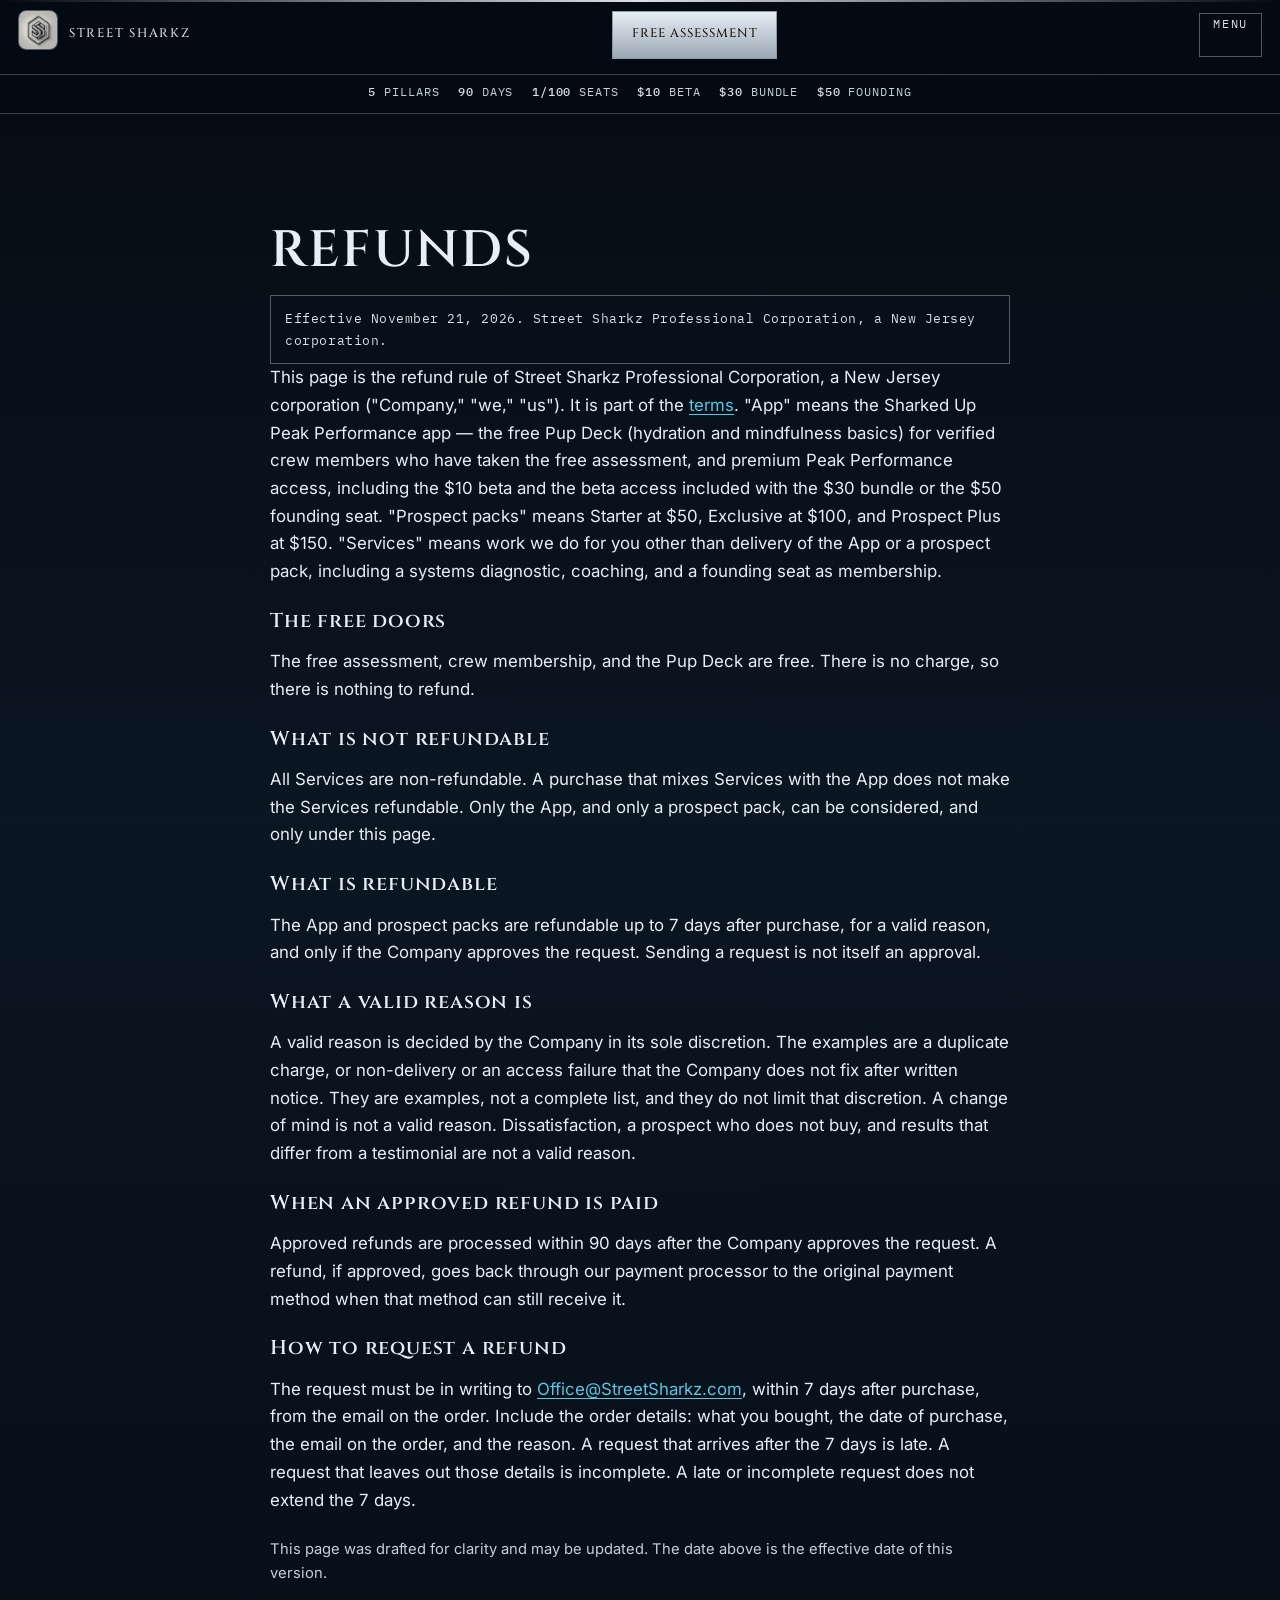
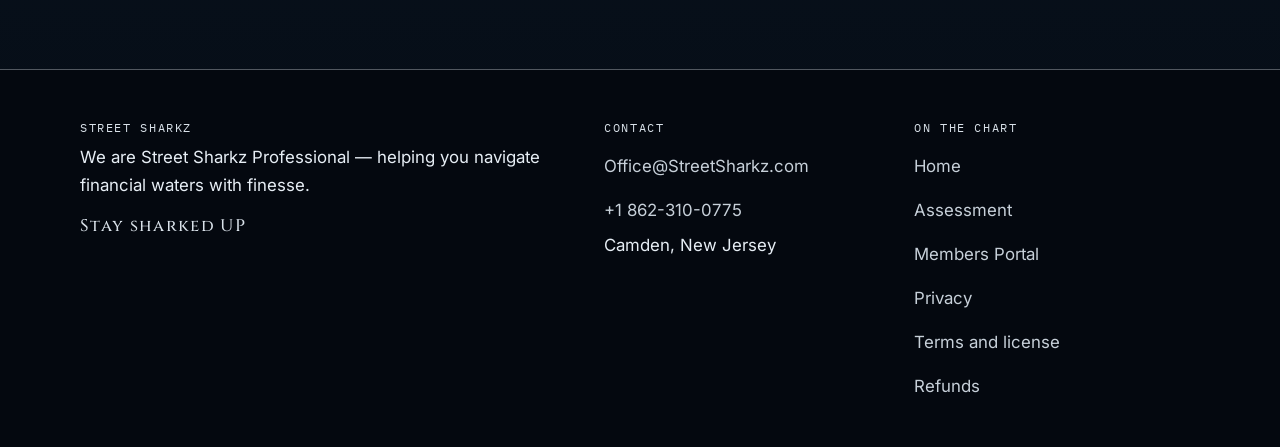
<file: refund.html>
<!DOCTYPE html>
<html lang="en">
<head>
  <meta charset="utf-8">
  <meta name="viewport" content="width=device-width, initial-scale=1">
  <meta name="referrer" content="strict-origin-when-cross-origin">
  <meta http-equiv="Content-Security-Policy" content="default-src 'self'; base-uri 'self'; object-src 'none'; frame-src 'none'; form-action 'self'; img-src 'self'; font-src 'self'; media-src 'self'; style-src 'self'; connect-src 'self'; script-src 'self' 'sha256-WZRJfWvsnNCPcxzZwvyhovnZGqhZaC+8gPGPRbx6wTk='">
  <script>document.documentElement.classList.add("js");</script>
  <title>Refunds — Street Sharkz Professional</title>
  <meta name="description" content="Refunds for Street Sharkz Professional. Services are non-refundable. The app and prospect packs are refundable within 7 days for a valid reason.">
  <link rel="canonical" href="https://www.streetsharkz.com/refund">
  <meta property="og:site_name" content="Street Sharkz Professional">
  <meta property="og:type" content="website">
  <meta property="og:title" content="Refunds — Street Sharkz Professional">
  <meta property="og:description" content="Refunds for Street Sharkz Professional. Services are non-refundable. The app and prospect packs are refundable within 7 days for a valid reason.">
  <meta property="og:url" content="https://www.streetsharkz.com/refund">
  <meta property="og:image" content="https://www.streetsharkz.com/assets/img/og/refund.jpg">
  <meta property="og:image:alt" content="Street Sharkz Professional">
  <meta name="theme-color" content="#050b14">
  <link rel="icon" href="assets/img/ss-hex-logo-official.jpg" type="image/jpeg">
  <link rel="stylesheet" href="styles.css">
</head>
<body class="page-sub" data-page="story">
  <a class="skip" href="#main">Skip to content</a>
  <header class="site-header">
    <a class="nav-brand" href="index.html" aria-label="Street Sharkz Professional">
      <picture>
        <source type="image/webp" srcset="assets/img/ss-hex-logo-96.webp 96w" sizes="40px">
        <img src="assets/img/ss-hex-logo-official.jpg" alt="" width="1170" height="1170">
      </picture>
      <span class="nav-word">Street Sharkz</span>
    </a>
    <a class="btn btn-solid nav-assess" href="assessment.html">Free Assessment</a>
    <button class="nav-toggle" type="button" aria-expanded="false" aria-controls="site-nav">Menu</button>
    <nav id="site-nav" aria-label="Primary">
      <a href="assessment.html">Assessment</a>
      <a href="peak-performance.html">Peak</a>
      <a href="sharkonomicz.html">Sharkonomicz</a>
      <a href="book.html">Book</a>
      <a href="pirate-radio.html">Pirate Radio</a>
      <a href="anchor-and-arc.html">Anchor &amp; Arc</a>
      <a href="captain.html">Captain</a>
      <a class="btn btn-solid nav-portal" href="portal.html">Portal</a>
    </nav>
      <p class="digits" aria-label="Real figures"><span><b>5</b> pillars</span><span><b>90</b> days</span><span><b>1/100</b> seats</span><span><b>$10</b> beta</span><span><b>$30</b> bundle</span><span><b>$50</b> founding</span></p>
  </header>

  
  <main id="main">
    <section class="section">
      <div class="wrap narrow legal">
        <h1>Refunds</h1>
        <p class="draft">Effective November 21, 2026. Street Sharkz Professional Corporation, a New Jersey corporation.</p>
        <div class="prose stack">
          <p>This page is the refund rule of Street Sharkz Professional Corporation, a New Jersey corporation ("Company," "we," "us"). It is part of the <a href="terms.html">terms</a>. "App" means the Sharked Up Peak Performance app — the free Pup Deck (hydration and mindfulness basics) for verified crew members who have taken the free assessment, and premium Peak Performance access, including the $10 beta and the beta access included with the $30 bundle or the $50 founding seat. "Prospect packs" means Starter at $50, Exclusive at $100, and Prospect Plus at $150. "Services" means work we do for you other than delivery of the App or a prospect pack, including a systems diagnostic, coaching, and a founding seat as membership.</p>
          <h2>The free doors</h2>
          <p>The free assessment, crew membership, and the Pup Deck are free. There is no charge, so there is nothing to refund.</p>
          <h2>What is not refundable</h2>
          <p>All Services are non-refundable. A purchase that mixes Services with the App does not make the Services refundable. Only the App, and only a prospect pack, can be considered, and only under this page.</p>
          <h2>What is refundable</h2>
          <p>The App and prospect packs are refundable up to 7 days after purchase, for a valid reason, and only if the Company approves the request. Sending a request is not itself an approval.</p>
          <h2>What a valid reason is</h2>
          <p>A valid reason is decided by the Company in its sole discretion. The examples are a duplicate charge, or non-delivery or an access failure that the Company does not fix after written notice. They are examples, not a complete list, and they do not limit that discretion. A change of mind is not a valid reason. Dissatisfaction, a prospect who does not buy, and results that differ from a testimonial are not a valid reason.</p>
          <h2>When an approved refund is paid</h2>
          <p>Approved refunds are processed within 90 days after the Company approves the request. A refund, if approved, goes back through our payment processor to the original payment method when that method can still receive it.</p>
          <h2>How to request a refund</h2>
          <p>The request must be in writing to <a href="mailto:Office@StreetSharkz.com">Office@StreetSharkz.com</a>, within 7 days after purchase, from the email on the order. Include the order details: what you bought, the date of purchase, the email on the order, and the reason. A request that arrives after the 7 days is late. A request that leaves out those details is incomplete. A late or incomplete request does not extend the 7 days.</p>
          <p class="clarity">This page was drafted for clarity and may be updated. The date above is the effective date of this version.</p>
        </div>
      </div>
    </section>
  </main>
<footer class="site-footer">
    <div class="wrap footer-grid">
      <div>
        <p class="footer-label">Street Sharkz</p>
        <p>We are Street Sharkz Professional — helping you navigate financial waters with finesse.</p>
        <p class="signoff">Stay sharked UP</p>
      </div>
      <div>
        <p class="footer-label">Contact</p>
        <p><a href="mailto:Office@StreetSharkz.com">Office@StreetSharkz.com</a></p>
        <p><a href="tel:+18623100775">+1 862-310-0775</a></p>
        <p>Camden, New Jersey</p>
      </div>
      <nav class="footer-nav" aria-label="Footer">
        <p class="footer-label">On the chart</p>
        <a href="index.html">Home</a>
        <a href="assessment.html">Assessment</a>
        <a href="portal.html">Members Portal</a>
        <a href="privacy.html">Privacy</a>
        <a href="terms.html">Terms and license</a>
        <a href="refund.html">Refunds</a>
      </nav>
    </div>
  </footer>
  <script src="main.js"></script>
</body>
</html>
</file>
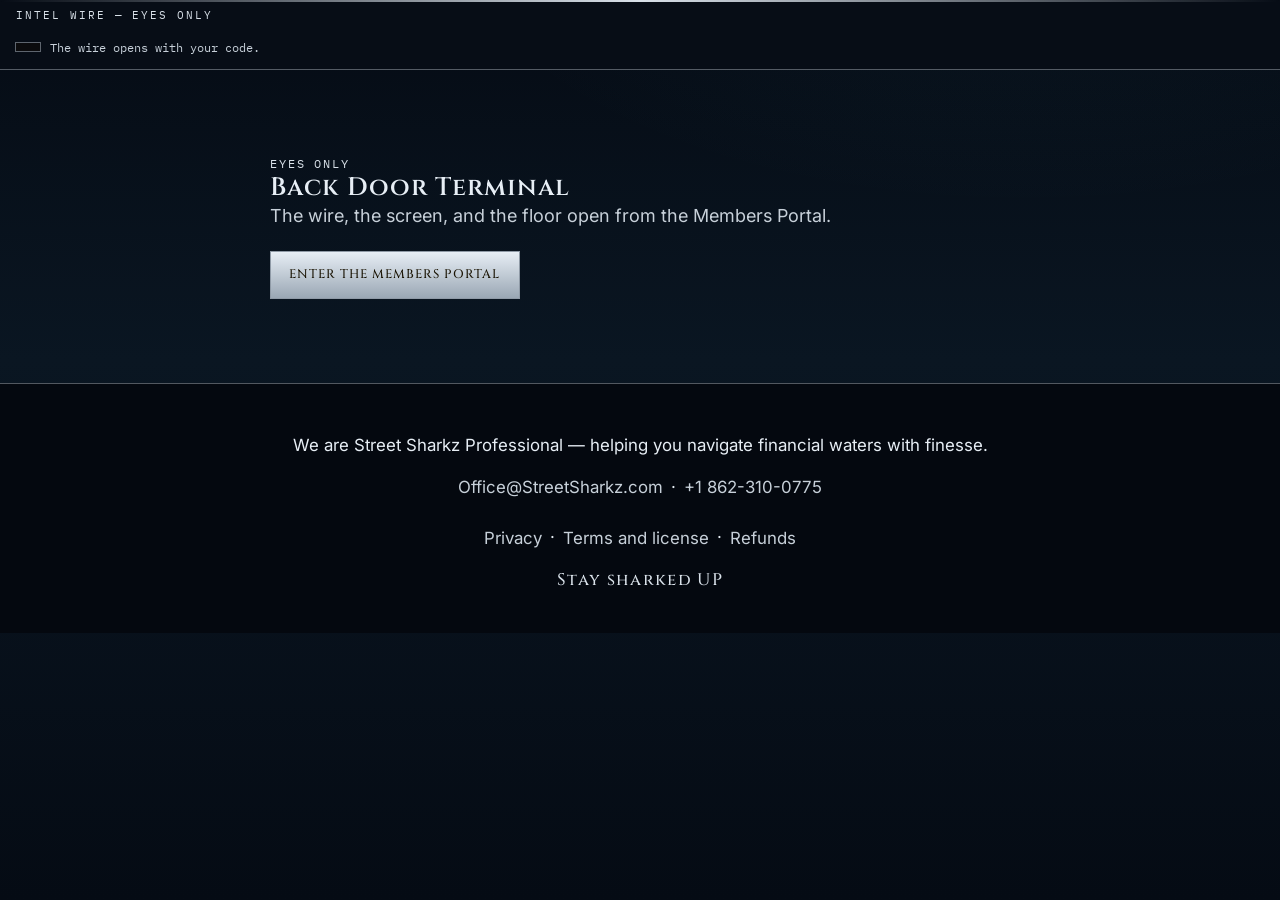
<file: room.html>
<!DOCTYPE html>
<html lang="en">
<head>
  <meta charset="utf-8">
  <meta name="viewport" content="width=device-width, initial-scale=1">
  <script>document.documentElement.classList.add("js");</script>
  <title>Back Door Terminal — Street Sharkz Professional</title>
  <meta name="description" content="Back Door Terminal for members. The intel wire, the big screen, and the founders floor.">
  <link rel="canonical" href="https://www.streetsharkz.com/room">
  <meta property="og:site_name" content="Street Sharkz Professional">
  <meta property="og:type" content="website">
  <meta property="og:title" content="Back Door Terminal — Street Sharkz Professional">
  <meta property="og:description" content="Back Door Terminal for members. The intel wire, the big screen, and the founders floor.">
  <meta property="og:url" content="https://www.streetsharkz.com/room">
  <meta property="og:image" content="https://www.streetsharkz.com/assets/img/og/room.jpg">
  <meta property="og:image:alt" content="Street Sharkz Professional">
  <meta name="theme-color" content="#050b14">
  <link rel="icon" href="assets/img/ss-hex-logo-official.jpg" type="image/jpeg">
  <link rel="stylesheet" href="styles.css">
</head>
<body class="page-room" data-page="room">
  <a class="skip" href="#main">Skip to the terminal</a>
  <div class="wire" id="wire">
    <p class="wire-label">INTEL WIRE — EYES ONLY</p>
    <div class="wire-viewport">
      <div class="wire-track" id="wire-track">
        <div class="wire-row">
          <p class="wire-item wire-static"><span class="redact" aria-hidden="true"></span> The wire opens with your code.</p>
        </div>
      </div>
    </div>
    <div class="wire-pin" id="wire-pin" hidden></div>
  </div>
  <main id="main">
    <section id="room-locked" class="section">
      <div class="wrap narrow">
        <p class="eyebrow">Eyes only</p>
        <h1>Back Door Terminal</h1>
        <p class="lede-left">The wire, the screen, and the floor open from the Members Portal.</p>
        <p class="cta-row"><a class="btn btn-solid" href="portal.html">Enter the Members Portal</a></p>
      </div>
    </section>
    <div id="room-open" hidden>
      <div class="room-bar">
        <div>
          <p class="eyebrow">Eyes only</p>
          <h1>Back Door Terminal</h1>
          <p id="room-who" class="mono"></p>
        </div>
        <div class="room-actions">
          <a href="portal.html">Portal</a>
          <button class="btn btn-ghost" type="button" id="room-out">Sign out</button>
        </div>
      </div>
      <section class="section" id="screen-section">
        <div class="wrap">
          <p class="eyebrow"><span>01</span> The big screen</p>
          <h2>Global desk</h2>
          <p class="lede-left">Global intel and our own clips — everything plays right here on this screen.</p>
          <div id="screen-frame"></div>
          <h3 class="screen-title" id="screen-title">Standing by</h3>
          <p class="roll">The screen rolls on the half hour. Next roll <time id="next-roll">—</time>.</p>
        </div>
      </section>
      <section class="section" id="founder-stack">
        <div class="wrap">
          <h2>Founders' stack</h2>
        </div>
      </section>
      <section class="section" id="releases">
        <div class="wrap"></div>
      </section>
      <section class="section" id="floor">
        <div class="wrap">
          <h2>Founders' floor</h2>
          <form id="floor-form" class="form-card">
            <div class="field">
              <label for="floor-text">Post to the floor</label>
              <textarea id="floor-text" name="text" maxlength="600" required></textarea>
            </div>
            <button class="btn btn-solid" type="submit">Post</button>
            <p id="floor-status" class="status" role="status" aria-live="polite"></p>
          </form>
          <div id="floor-list" class="cta-row"></div>
        </div>
      </section>
      <section class="section" id="room-ladder">
        <div class="wrap"></div>
      </section>
    </div>
  </main>
  <footer class="site-footer site-footer-slim">
    <div class="wrap">
      <p>We are Street Sharkz Professional — helping you navigate financial waters with finesse.</p>
      <p><a href="mailto:Office@StreetSharkz.com">Office@StreetSharkz.com</a> · <a href="tel:+18623100775">+1 862-310-0775</a></p>
      <p><a href="privacy.html">Privacy</a> · <a href="terms.html">Terms and license</a> · <a href="refund.html">Refunds</a></p>
      <p class="signoff">Stay sharked UP</p>
    </div>
  </footer>
  <script src="api.js"></script>
  <script src="main.js"></script>
</body>
</html>
</file>
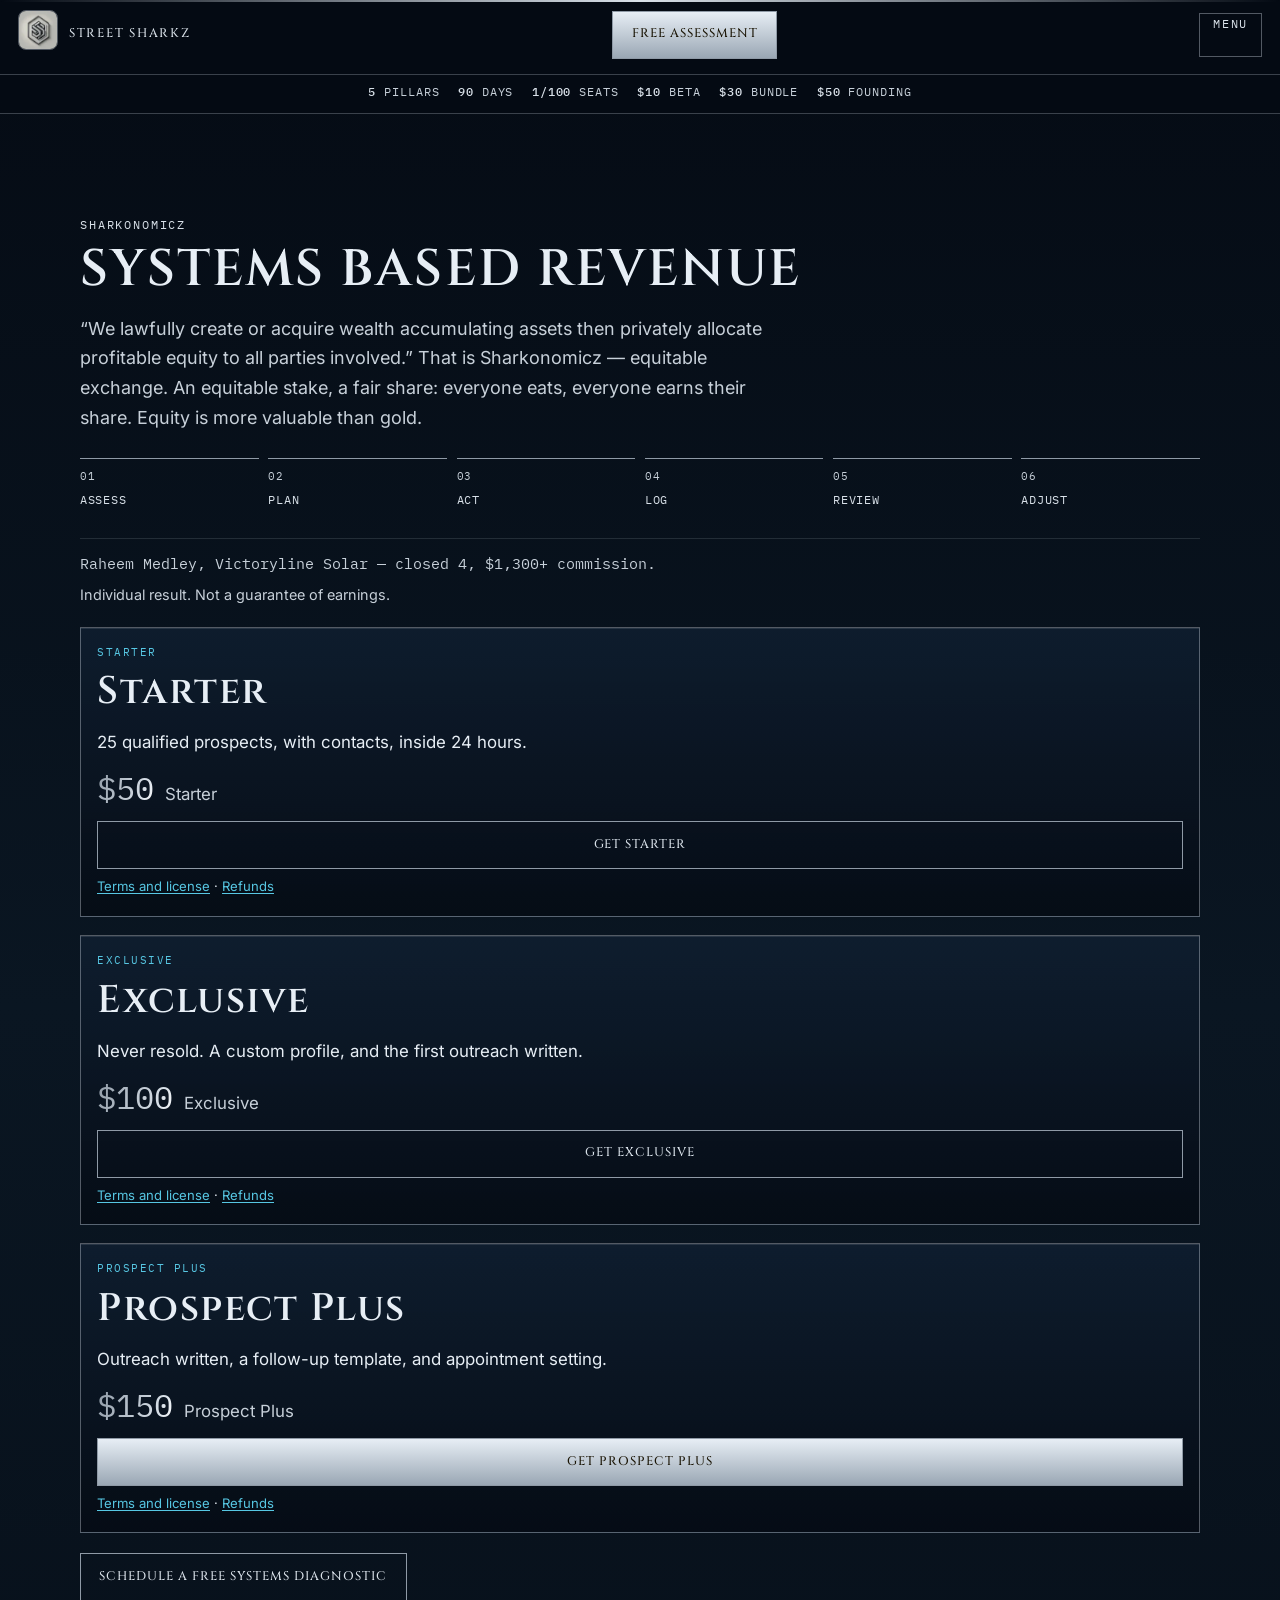
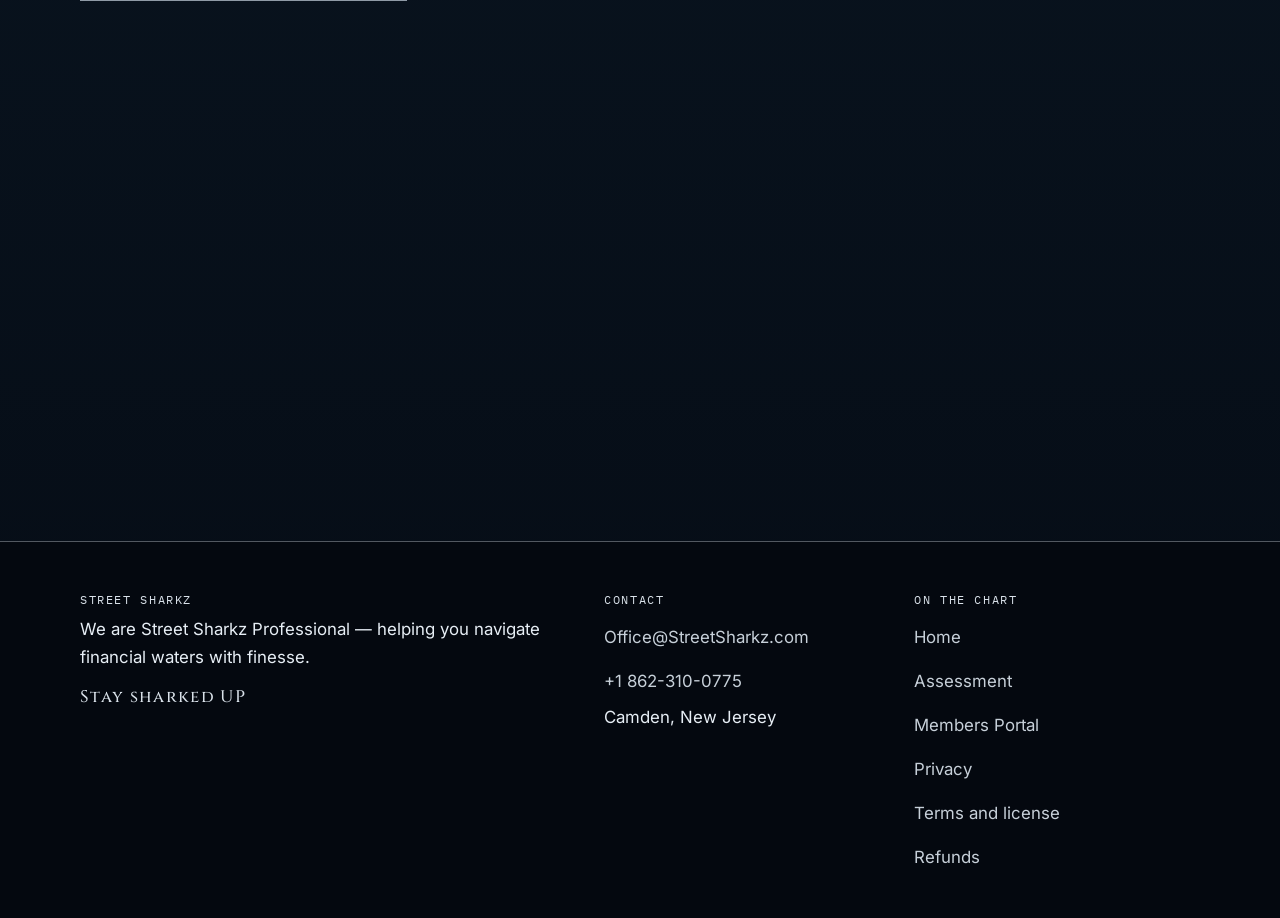
<file: seller.html>
<!DOCTYPE html>
<html lang="en">
<head>
  <meta charset="utf-8">
  <meta name="viewport" content="width=device-width, initial-scale=1">
  <meta name="referrer" content="strict-origin-when-cross-origin">
  <meta http-equiv="Content-Security-Policy" content="default-src 'self'; base-uri 'self'; object-src 'none'; frame-src 'none'; form-action 'self'; img-src 'self'; font-src 'self'; media-src 'self'; style-src 'self'; connect-src 'self'; script-src 'self' 'sha256-WZRJfWvsnNCPcxzZwvyhovnZGqhZaC+8gPGPRbx6wTk='">
  <script>document.documentElement.classList.add("js");</script>
  <title>Systems Diagnostic — Street Sharkz Professional</title>
  <meta name="description" content="Schedule a free systems diagnostic with Sharkonomicz, or open a Lead Engine pack.">
  <link rel="canonical" href="https://www.streetsharkz.com/seller">
  <meta property="og:site_name" content="Street Sharkz Professional">
  <meta property="og:type" content="website">
  <meta property="og:title" content="Systems Diagnostic — Street Sharkz Professional">
  <meta property="og:description" content="Schedule a free systems diagnostic with Sharkonomicz, or open a Lead Engine pack.">
  <meta property="og:url" content="https://www.streetsharkz.com/seller">
  <meta property="og:image" content="https://www.streetsharkz.com/assets/img/og/seller.jpg">
  <meta property="og:image:alt" content="Street Sharkz Professional">
  <meta name="theme-color" content="#050b14">
  <link rel="icon" href="assets/img/ss-hex-logo-official.jpg" type="image/jpeg">
  <link rel="stylesheet" href="styles.css">
</head>
<body class="page-sub" data-page="story">
  <a class="skip" href="#main">Skip to content</a>
  <header class="site-header">
    <a class="nav-brand" href="index.html" aria-label="Street Sharkz Professional">
      <picture>
        <source type="image/webp" srcset="assets/img/ss-hex-logo-96.webp 96w" sizes="40px">
        <img src="assets/img/ss-hex-logo-official.jpg" alt="" width="1170" height="1170">
      </picture>
      <span class="nav-word">Street Sharkz</span>
    </a>
    <a class="btn btn-solid nav-assess" href="assessment.html">Free Assessment</a>
    <button class="nav-toggle" type="button" aria-expanded="false" aria-controls="site-nav">Menu</button>
    <nav id="site-nav" aria-label="Primary">
      <a href="assessment.html">Assessment</a>
      <a href="peak-performance.html">Peak</a>
      <a href="sharkonomicz.html">Sharkonomicz</a>
      <a href="book.html">Book</a>
      <a href="pirate-radio.html">Pirate Radio</a>
      <a href="anchor-and-arc.html">Anchor &amp; Arc</a>
      <a href="captain.html">Captain</a>
      <a class="btn btn-solid nav-portal" href="portal.html">Portal</a>
    </nav>
      <p class="digits" aria-label="Real figures"><span><b>5</b> pillars</span><span><b>90</b> days</span><span><b>1/100</b> seats</span><span><b>$10</b> beta</span><span><b>$30</b> bundle</span><span><b>$50</b> founding</span></p>
  </header>

  <main id="main">
    <section class="section">
      <div class="wrap">
        <p class="eyebrow">Sharkonomicz</p>
        <h1>Systems based revenue</h1>
        <p class="lede-left">“We lawfully create or acquire wealth accumulating assets then privately allocate profitable equity to all parties involved.” That is Sharkonomicz — equitable exchange. An equitable stake, a fair share: everyone eats, everyone earns their share. Equity is more valuable than gold.</p>
        <ol class="spine" aria-label="Sharkonomicz spine">
          <li><span>01</span>Assess</li>
          <li><span>02</span>Plan</li>
          <li><span>03</span>Act</li>
          <li><span>04</span>Log</li>
          <li><span>05</span>Review</li>
          <li><span>06</span>Adjust</li>
        </ol>
        <p class="proof">Raheem Medley, Victoryline Solar — closed 4, $1,300+ commission.</p>
        <p class="result-note">Individual result. Not a guarantee of earnings.</p>
        <div class="packs">
          <article class="pack">
            <p class="kicker">Starter</p>
            <h2>Starter</h2>
            <p>25 qualified prospects, with contacts, inside 24 hours.</p>
            <p class="price"><span class="num">$50</span><span>Starter</span></p>
            <a class="btn btn-ghost" data-pay href="https://buy.stripe.com/3cI5kE0xQadTesw9iE7kc0f" target="_blank" rel="noopener noreferrer">Get Starter<span class="sr-only"> (opens in a new tab)</span></a>
            <p class="fine"><a href="terms.html">Terms and license</a> · <a href="refund.html">Refunds</a></p>
          </article>
          <article class="pack">
            <p class="kicker">Exclusive</p>
            <h2>Exclusive</h2>
            <p>Never resold. A custom profile, and the first outreach written.</p>
            <p class="price"><span class="num">$100</span><span>Exclusive</span></p>
            <a class="btn btn-ghost" data-pay href="https://buy.stripe.com/8x25kE2FYadT8487aw7kc0g" target="_blank" rel="noopener noreferrer">Get Exclusive<span class="sr-only"> (opens in a new tab)</span></a>
            <p class="fine"><a href="terms.html">Terms and license</a> · <a href="refund.html">Refunds</a></p>
          </article>
          <article class="pack">
            <p class="kicker">Prospect Plus</p>
            <h2>Prospect Plus</h2>
            <p>Outreach written, a follow-up template, and appointment setting.</p>
            <p class="price"><span class="num">$150</span><span>Prospect Plus</span></p>
            <a class="btn btn-solid" data-pay href="https://buy.stripe.com/9B67sMcgyadT1FKbqM7kc0h" target="_blank" rel="noopener noreferrer">Get Prospect Plus<span class="sr-only"> (opens in a new tab)</span></a>
            <p class="fine"><a href="terms.html">Terms and license</a> · <a href="refund.html">Refunds</a></p>
          </article>
        </div>
        <p class="cta-row"><a class="btn btn-ghost" href="https://calendar.app.google/beFmLRiHiAN9H28F8" target="_blank" rel="noopener noreferrer">Schedule a free systems diagnostic<span class="sr-only"> (opens in a new tab)</span></a></p>
      </div>
    </section>
    <section class="section reveal" id="next-step">
      <div class="wrap narrow">
        <p class="eyebrow">Your next step</p>
        <h2>Start free. Stay Sharked Up.</h2>
        <p class="lede-left">Take the free Assessment, join the crew, and your free Pup Deck opens in the app — water and five quiet minutes a day. Or go premium and run all five pillars for 90 days.</p>
        <p class="cta-row"><a class="btn btn-solid" href="assessment.html">Step 1 — Free Assessment</a> <a class="btn btn-ghost" href="peak-performance.html">See the app</a></p>
      </div>
    </section>
  </main>
  <footer class="site-footer">
    <div class="wrap footer-grid">
      <div>
        <p class="footer-label">Street Sharkz</p>
        <p>We are Street Sharkz Professional — helping you navigate financial waters with finesse.</p>
        <p class="signoff">Stay sharked UP</p>
      </div>
      <div>
        <p class="footer-label">Contact</p>
        <p><a href="mailto:Office@StreetSharkz.com">Office@StreetSharkz.com</a></p>
        <p><a href="tel:+18623100775">+1 862-310-0775</a></p>
        <p>Camden, New Jersey</p>
      </div>
      <nav class="footer-nav" aria-label="Footer">
        <p class="footer-label">On the chart</p>
        <a href="index.html">Home</a>
        <a href="assessment.html">Assessment</a>
        <a href="portal.html">Members Portal</a>
        <a href="privacy.html">Privacy</a>
        <a href="terms.html">Terms and license</a>
        <a href="refund.html">Refunds</a>
      </nav>
    </div>
  </footer>
  <script src="main.js"></script>
</body>
</html>
</file>
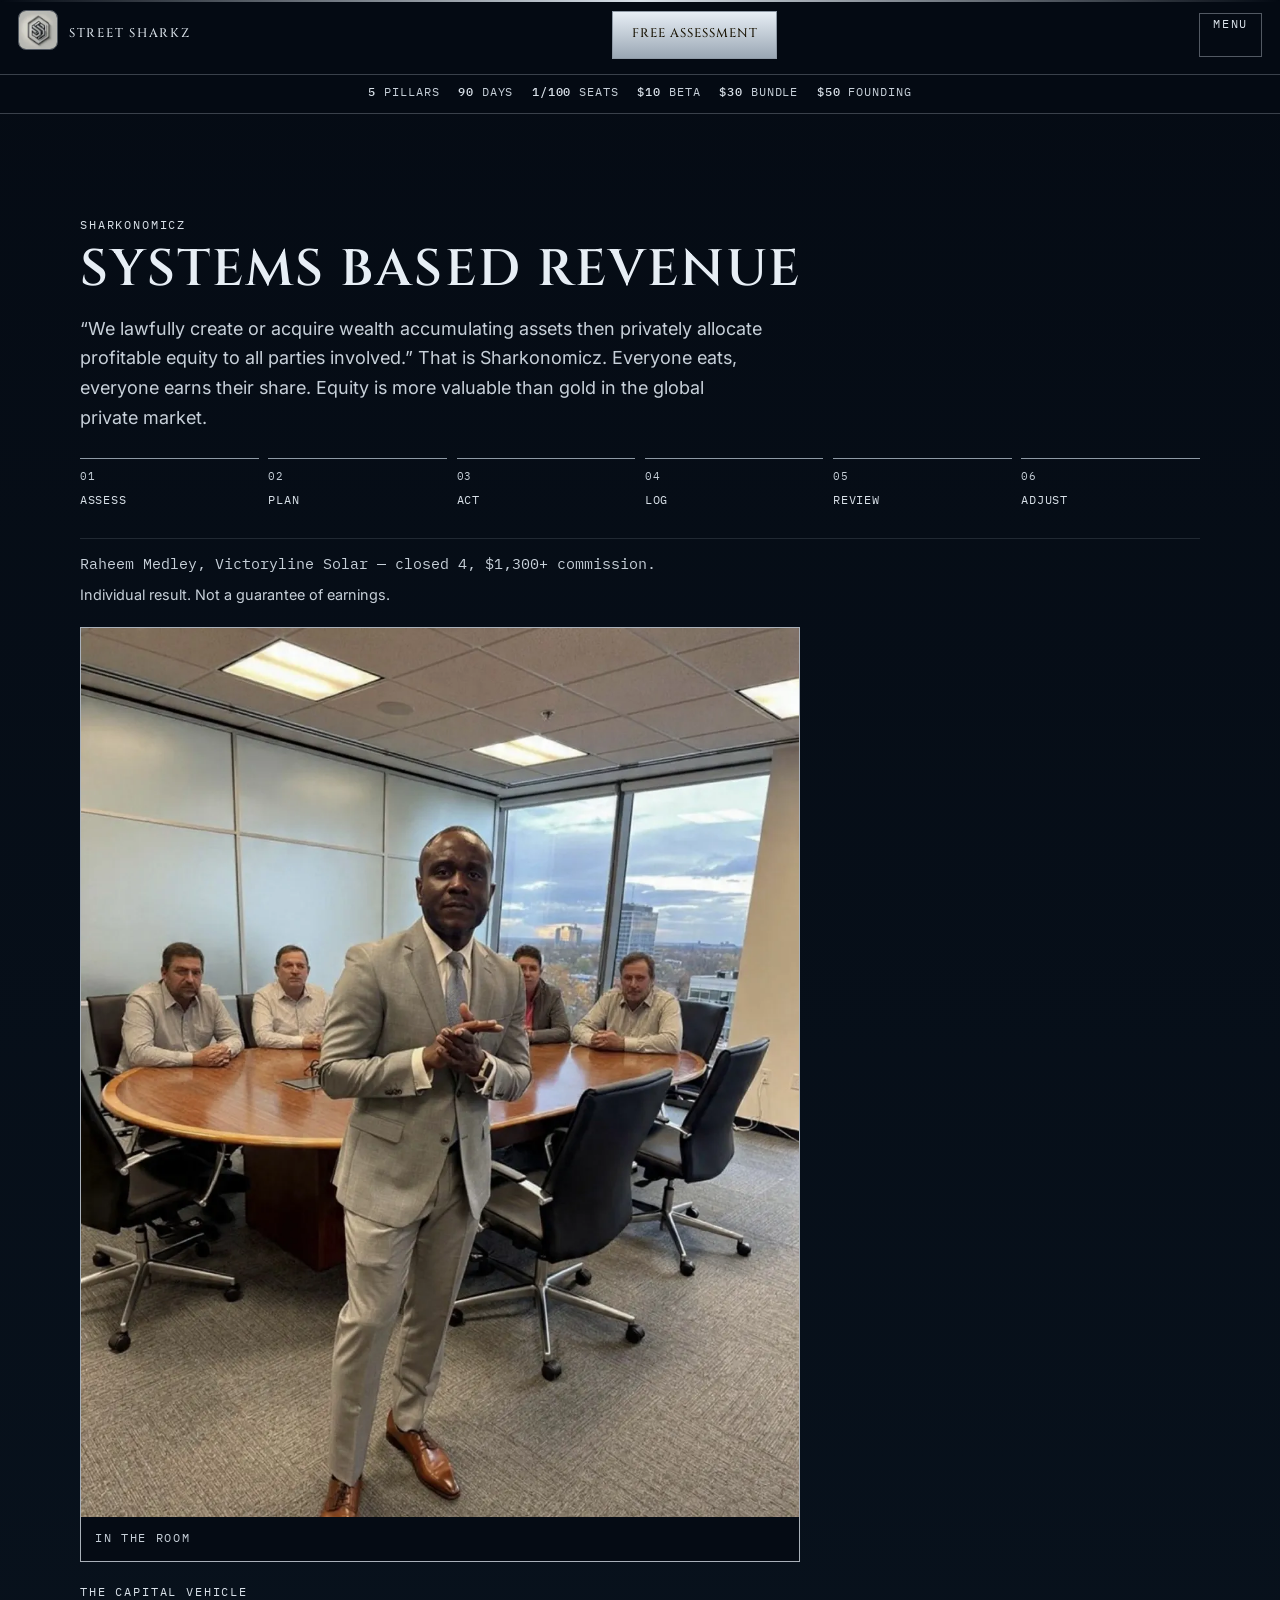
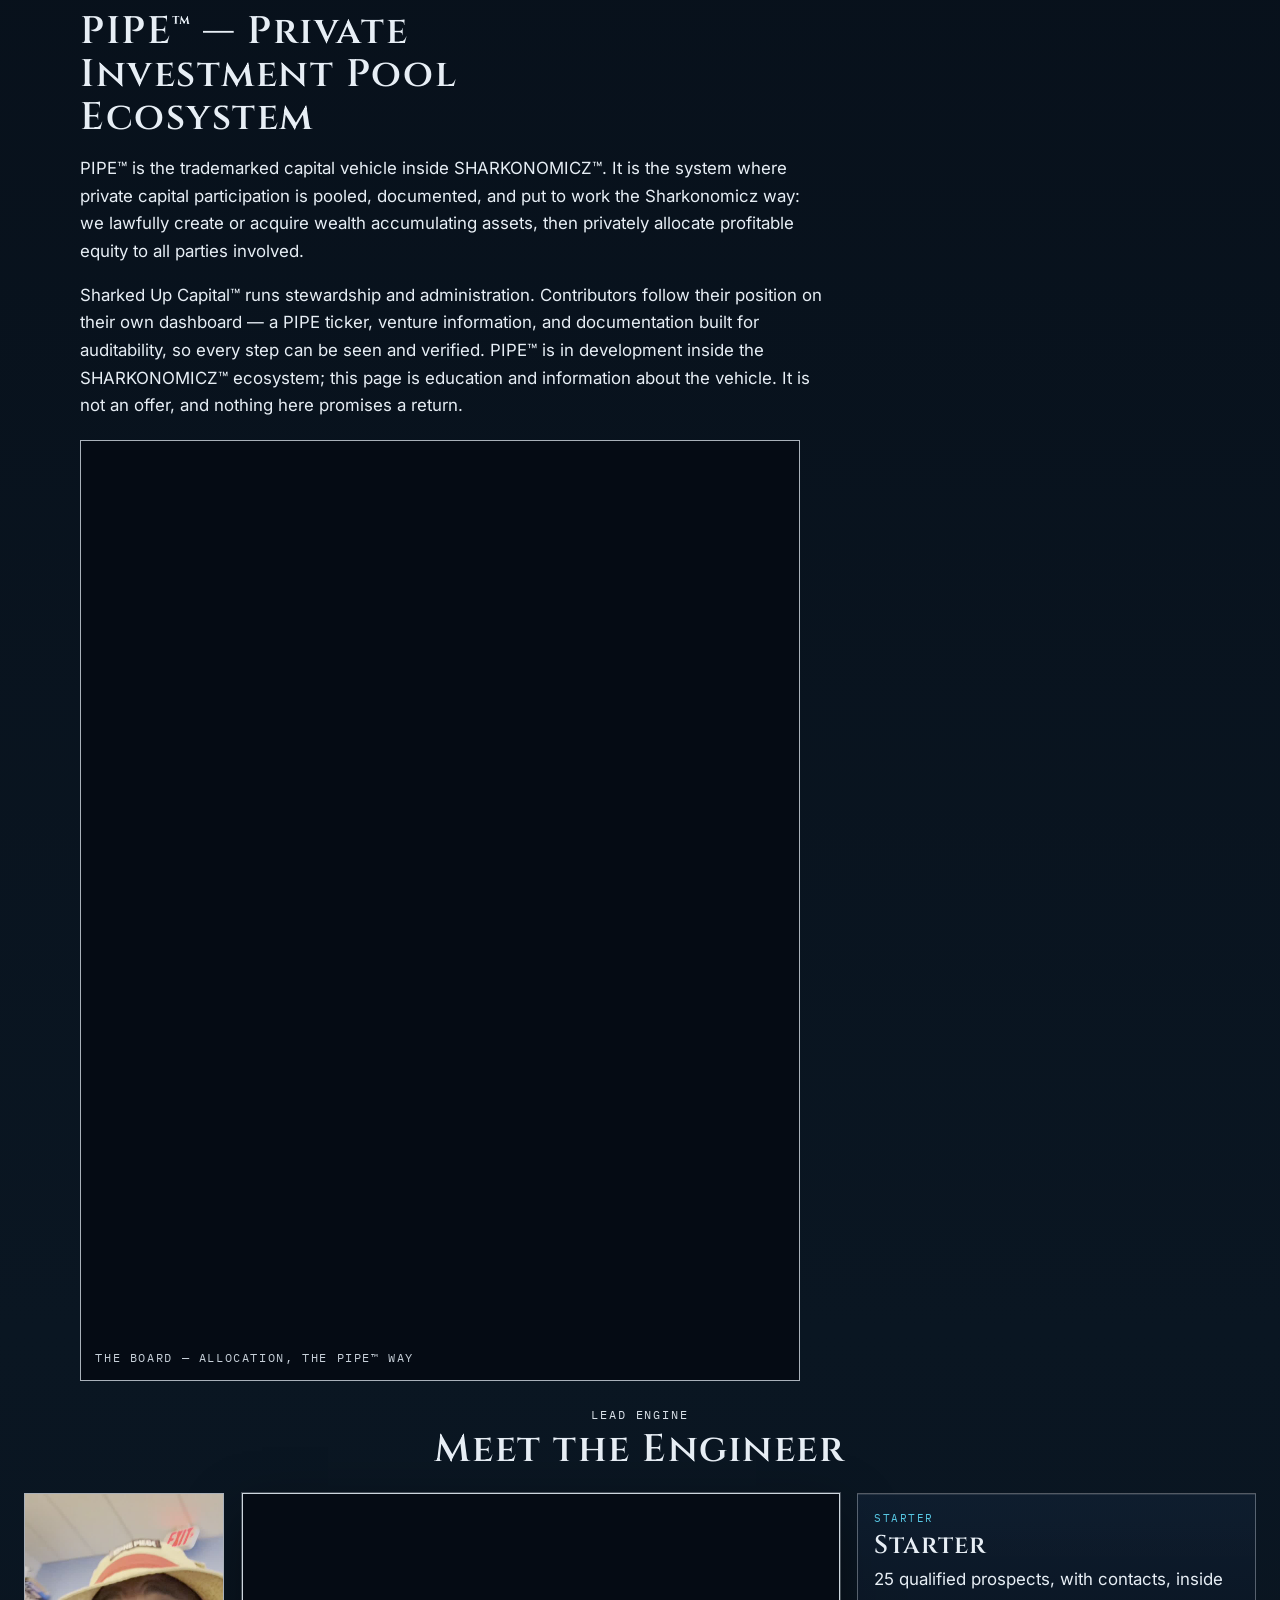
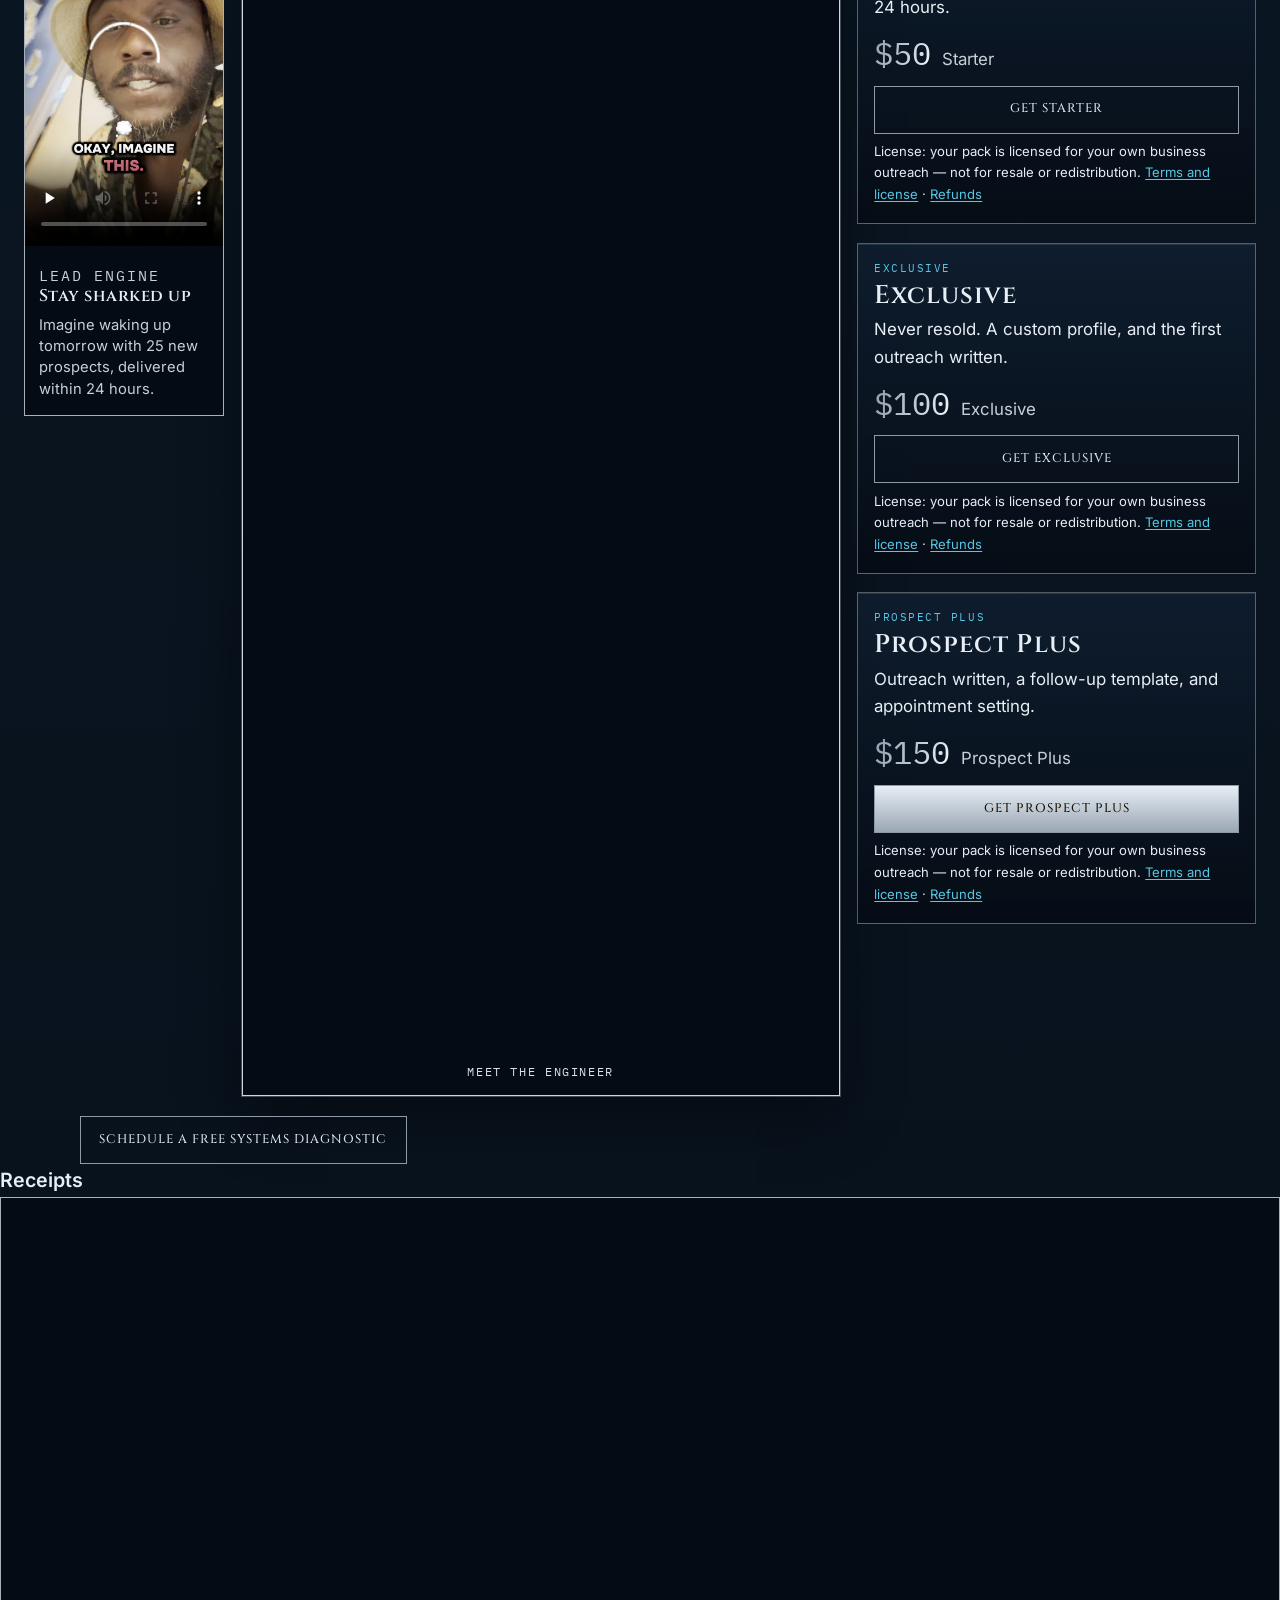
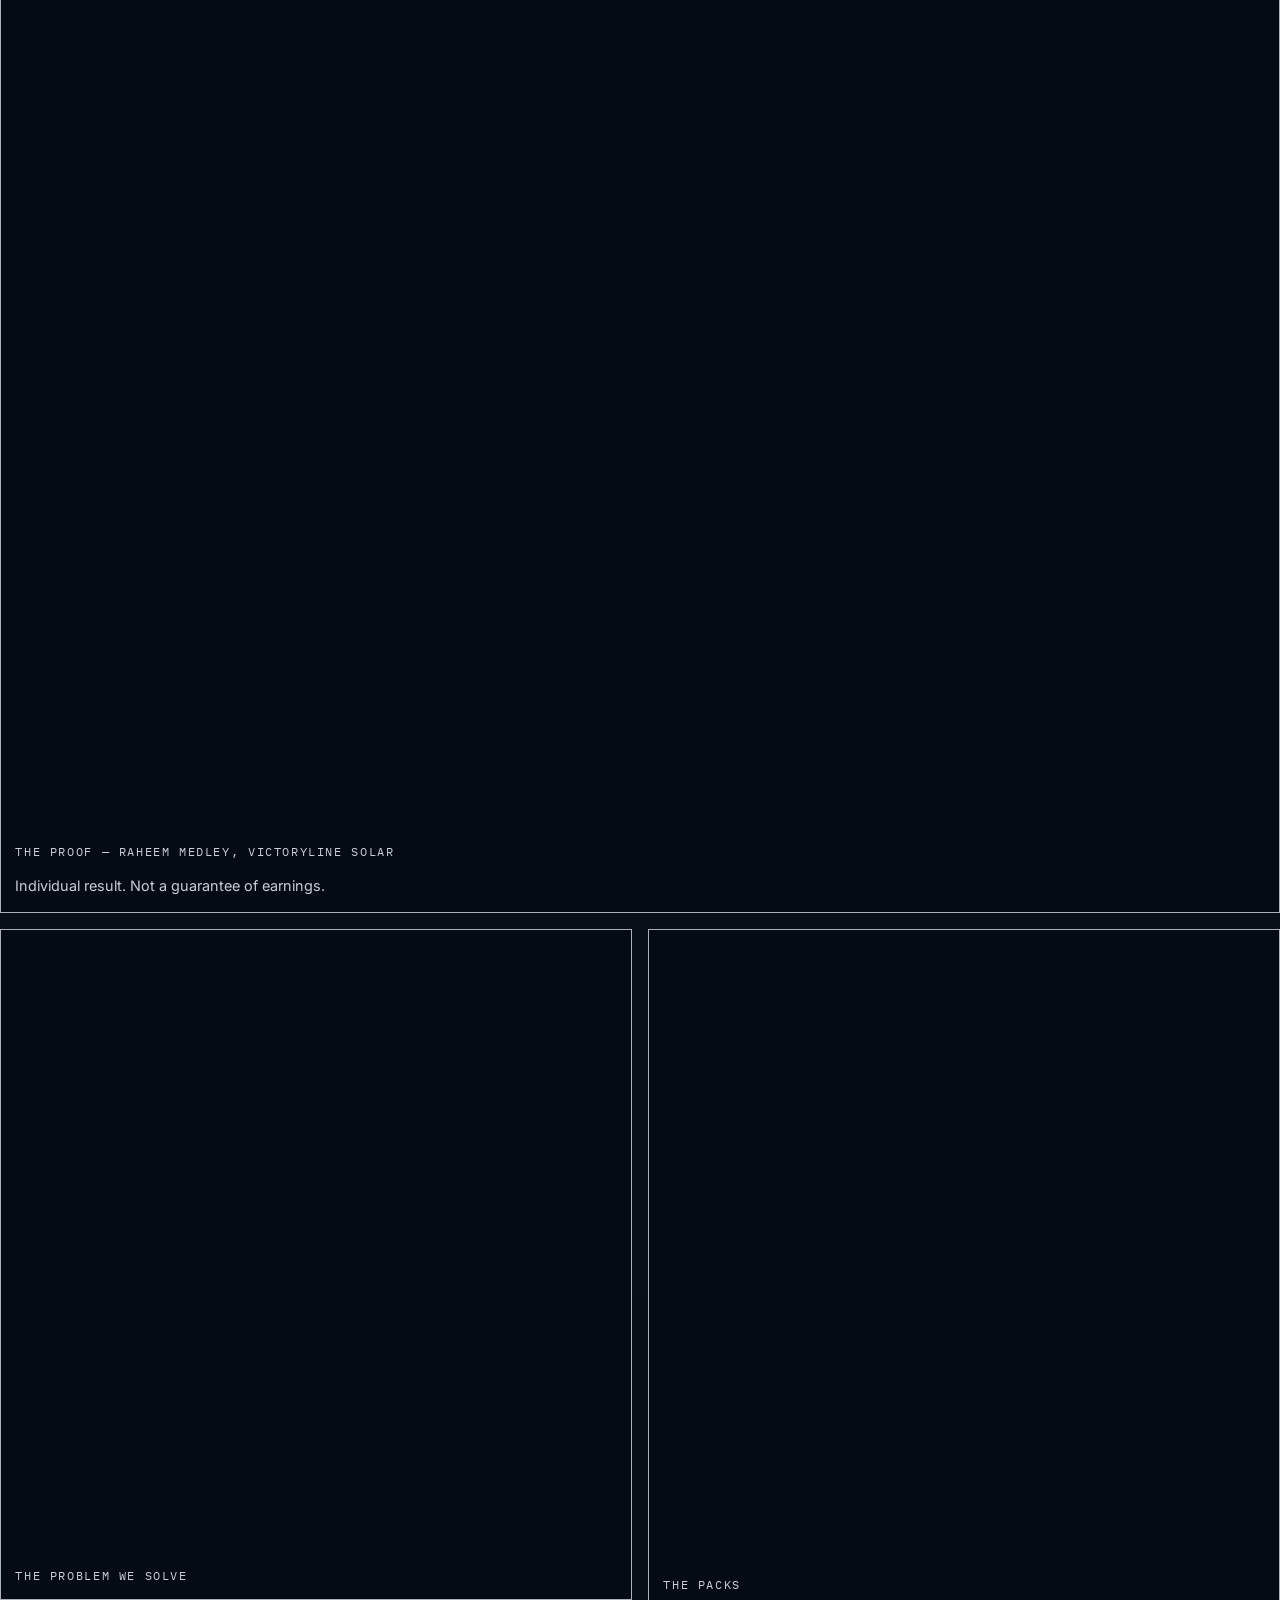
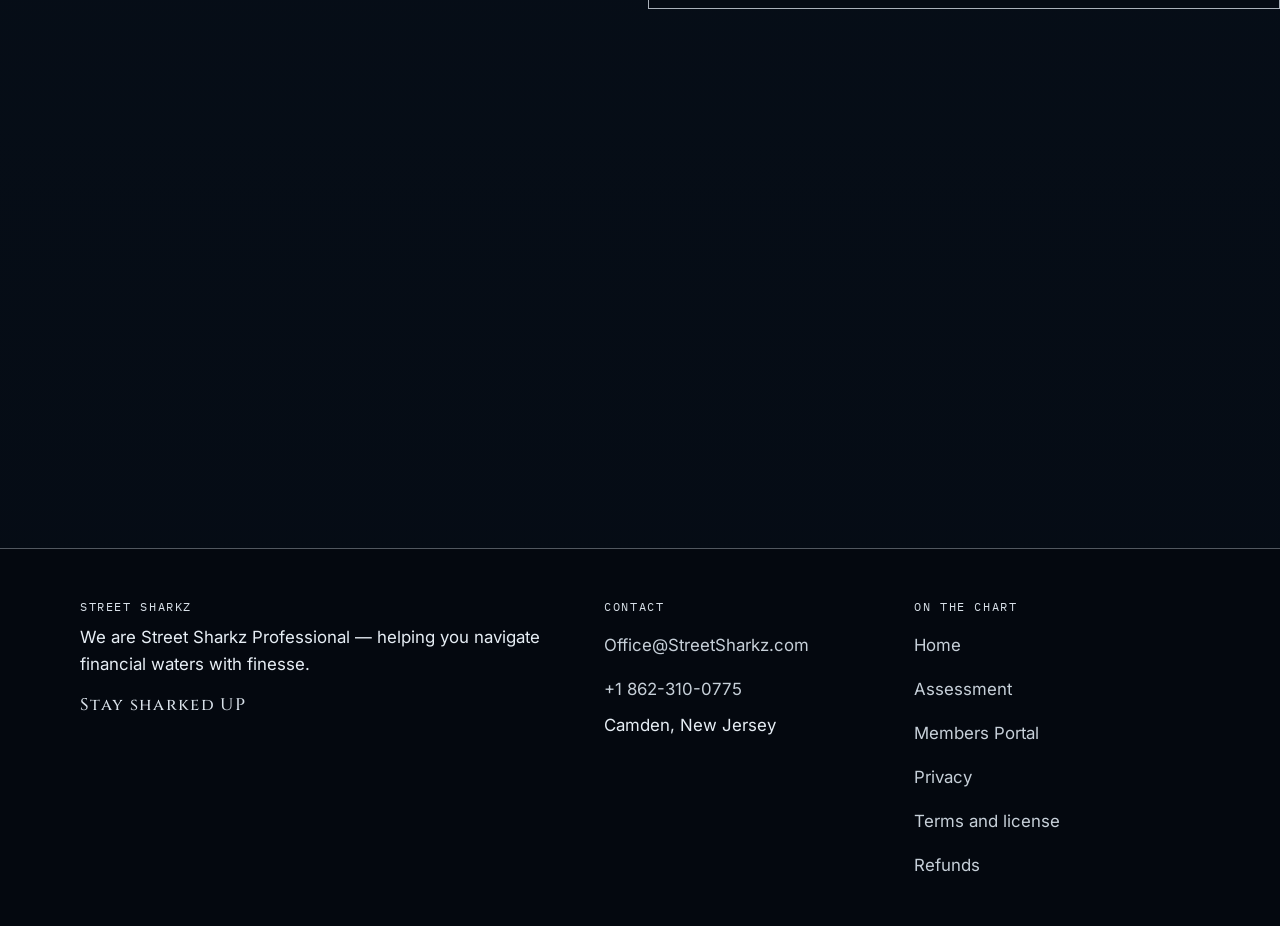
<file: sharkonomicz.html>
<!DOCTYPE html>
<html lang="en">
<head>
  <meta charset="utf-8">
  <meta name="viewport" content="width=device-width, initial-scale=1">
  <meta name="referrer" content="strict-origin-when-cross-origin">
  <meta http-equiv="Content-Security-Policy" content="default-src 'self'; base-uri 'self'; object-src 'none'; frame-src 'none'; form-action 'self'; img-src 'self'; font-src 'self'; media-src 'self'; style-src 'self'; connect-src 'self'; script-src 'self' 'sha256-WZRJfWvsnNCPcxzZwvyhovnZGqhZaC+8gPGPRbx6wTk='">
  <script>document.documentElement.classList.add("js");</script>
  <title>Sharkonomicz — Street Sharkz Professional</title>
  <meta name="description" content="Sharkonomicz fixes operational revenue leaks. Lead Engine packs are qualified prospects and appointment opportunities.">
  <link rel="canonical" href="https://www.streetsharkz.com/sharkonomicz">
  <meta property="og:site_name" content="Street Sharkz Professional">
  <meta property="og:type" content="website">
  <meta property="og:title" content="Sharkonomicz — Street Sharkz Professional">
  <meta property="og:description" content="Sharkonomicz fixes operational revenue leaks. Lead Engine packs are qualified prospects and appointment opportunities.">
  <meta property="og:url" content="https://www.streetsharkz.com/sharkonomicz">
  <meta property="og:image" content="https://www.streetsharkz.com/assets/img/captain/captain-boardroom.jpg">
  <meta property="og:image:alt" content="Deuce Skywalker with clients in a boardroom.">
  <meta name="theme-color" content="#050b14">
  <link rel="icon" href="assets/img/ss-hex-logo-official.jpg" type="image/jpeg">
  <link rel="stylesheet" href="styles.css">
</head>
<body class="page-sub" data-page="story">
  <a class="skip" href="#main">Skip to content</a>
  <header class="site-header">
    <a class="nav-brand" href="index.html" aria-label="Street Sharkz Professional">
      <picture>
        <source type="image/webp" srcset="assets/img/ss-hex-logo-96.webp 96w" sizes="40px">
        <img src="assets/img/ss-hex-logo-official.jpg" alt="" width="1170" height="1170">
      </picture>
      <span class="nav-word">Street Sharkz</span>
    </a>
    <a class="btn btn-solid nav-assess" href="assessment.html">Free Assessment</a>
    <button class="nav-toggle" type="button" aria-expanded="false" aria-controls="site-nav">Menu</button>
    <nav id="site-nav" aria-label="Primary">
      <a href="assessment.html">Assessment</a>
      <a href="peak-performance.html">Peak</a>
      <a href="sharkonomicz.html" aria-current="page">Sharkonomicz</a>
      <a href="book.html">Book</a>
      <a href="pirate-radio.html">Pirate Radio</a>
      <a href="anchor-and-arc.html">Anchor &amp; Arc</a>
      <a href="captain.html">Captain</a>
      <a class="btn btn-solid nav-portal" href="portal.html">Portal</a>
    </nav>
      <p class="digits" aria-label="Real figures"><span><b>5</b> pillars</span><span><b>90</b> days</span><span><b>1/100</b> seats</span><span><b>$10</b> beta</span><span><b>$30</b> bundle</span><span><b>$50</b> founding</span></p>
  </header>

  <main id="main">
    <section class="section">
      <div class="wrap">
        <p class="eyebrow">Sharkonomicz</p>
        <h1>Systems based revenue</h1>
        <p class="lede-left">“We lawfully create or acquire wealth accumulating assets then privately allocate profitable equity to all parties involved.” That is Sharkonomicz. Everyone eats, everyone earns their share. Equity is more valuable than gold in the global private market.</p>
        <ol class="spine" aria-label="Sharkonomicz spine">
          <li><span>01</span>Assess</li>
          <li><span>02</span>Plan</li>
          <li><span>03</span>Act</li>
          <li><span>04</span>Log</li>
          <li><span>05</span>Review</li>
          <li><span>06</span>Adjust</li>
        </ol>
        <p class="proof">Raheem Medley, Victoryline Solar — closed 4, $1,300+ commission.</p>
        <p class="result-note">Individual result. Not a guarantee of earnings.</p>
        <figure class="shot proof-shot">
          <picture>
            <source type="image/webp" srcset="assets/img/captain/captain-boardroom-640.webp 640w, assets/img/captain/captain-boardroom-1100.webp 1100w, assets/img/captain/captain-boardroom-1500.webp 1500w" sizes="(max-width: 800px) 92vw, 720px">
            <img src="assets/img/captain/captain-boardroom.jpg" alt="Deuce Skywalker standing at a boardroom table with four seated clients." width="1500" height="1859" loading="lazy" decoding="async">
          </picture>
          <figcaption>In the room</figcaption>
        </figure>
        <div class="prose stack">
          <p class="eyebrow">The Capital Vehicle</p>
          <h2>PIPE™ — Private Investment Pool Ecosystem</h2>
          <p>PIPE™ is the trademarked capital vehicle inside SHARKONOMICZ™. It is the system where private capital participation is pooled, documented, and put to work the Sharkonomicz way: we lawfully create or acquire wealth accumulating assets, then privately allocate profitable equity to all parties involved.</p>
          <p>Sharked Up Capital™ runs stewardship and administration. Contributors follow their position on their own dashboard — a PIPE ticker, venture information, and documentation built for auditability, so every step can be seen and verified. PIPE™ is in development inside the SHARKONOMICZ™ ecosystem; this page is education and information about the vehicle. It is not an offer, and nothing here promises a return.</p>
        </div>
        <figure class="shot proof-shot">
          <picture>
            <source type="image/webp" srcset="assets/img/captain/captain-whiteboard-pipe-1100.webp" sizes="(max-width: 800px) 92vw, 720px">
            <img src="assets/img/captain/captain-whiteboard-pipe.jpg" alt="Deuce Skywalker at a whiteboard teaching allocation through PIPE, the Private Investment Pool Ecosystem: pool the capital, acquire wealth-accumulating assets, allocate the equity, everyone eats." width="1280" height="1600" loading="lazy" decoding="async">
          </picture>
          <figcaption>The board — allocation, the PIPE™ way</figcaption>
        </figure>
        <div class="lead-engine">
          <header class="lead-engine-head">
            <p class="eyebrow">Lead Engine</p>
            <h2>Meet the Engineer</h2>
          </header>
          <figure class="shot engineer-card">
            <picture>
              <source type="image/webp" srcset="assets/img/meet-the-engineer-1100.webp" sizes="(max-width: 1000px) 92vw, 420px">
              <img src="assets/img/meet-the-engineer.jpg" alt="Meet the Engineer card — Khalil Haskins (DBA) Deuce Skywalker, Systems Engineer, Street Sharkz Lead Engine." width="1023" height="1987" decoding="async">
            </picture>
            <figcaption>Meet the Engineer</figcaption>
          </figure>
          <figure class="clip-card">
            <video controls preload="none" playsinline poster="assets/video/stay-sharked-up-poster.jpg" width="720" height="1280" aria-label="Stay sharked up">
              <source src="assets/video/stay-sharked-up.mp4" type="video/mp4">
            </video>
            <figcaption>
              <p class="kicker">Lead Engine</p>
              <h3>Stay sharked up</h3>
              <p>Imagine waking up tomorrow with 25 new prospects, delivered within 24 hours.</p>
            </figcaption>
          </figure>
          <div class="packs">
          <article class="pack">
            <p class="kicker">Starter</p>
            <h2>Starter</h2>
            <p>25 qualified prospects, with contacts, inside 24 hours.</p>
            <p class="price"><span class="num">$50</span><span>Starter</span></p>
            <a class="btn btn-ghost" data-pay href="https://buy.stripe.com/3cI5kE0xQadTesw9iE7kc0f" target="_blank" rel="noopener noreferrer">Get Starter<span class="sr-only"> (opens in a new tab)</span></a>
            <p class="fine">License: your pack is licensed for your own business outreach — not for resale or redistribution. <a href="terms.html">Terms and license</a> · <a href="refund.html">Refunds</a></p>
          </article>
          <article class="pack">
            <p class="kicker">Exclusive</p>
            <h2>Exclusive</h2>
            <p>Never resold. A custom profile, and the first outreach written.</p>
            <p class="price"><span class="num">$100</span><span>Exclusive</span></p>
            <a class="btn btn-ghost" data-pay href="https://buy.stripe.com/8x25kE2FYadT8487aw7kc0g" target="_blank" rel="noopener noreferrer">Get Exclusive<span class="sr-only"> (opens in a new tab)</span></a>
            <p class="fine">License: your pack is licensed for your own business outreach — not for resale or redistribution. <a href="terms.html">Terms and license</a> · <a href="refund.html">Refunds</a></p>
          </article>
          <article class="pack">
            <p class="kicker">Prospect Plus</p>
            <h2>Prospect Plus</h2>
            <p>Outreach written, a follow-up template, and appointment setting.</p>
            <p class="price"><span class="num">$150</span><span>Prospect Plus</span></p>
            <a class="btn btn-solid" data-pay href="https://buy.stripe.com/9B67sMcgyadT1FKbqM7kc0h" target="_blank" rel="noopener noreferrer">Get Prospect Plus<span class="sr-only"> (opens in a new tab)</span></a>
            <p class="fine">License: your pack is licensed for your own business outreach — not for resale or redistribution. <a href="terms.html">Terms and license</a> · <a href="refund.html">Refunds</a></p>
          </article>
          </div>
        </div>
        <p class="cta-row"><a class="btn btn-ghost" href="https://calendar.app.google/beFmLRiHiAN9H28F8" target="_blank" rel="noopener noreferrer">Schedule a free systems diagnostic<span class="sr-only"> (opens in a new tab)</span></a></p>
      </div>
    
        <h3>Receipts</h3>
        <figure class="shot">
          <picture>
            <source type="image/webp" srcset="assets/img/lead-engine-testimonial-raheem-1100.webp" sizes="(max-width: 800px) 92vw, 1100px">
            <img src="assets/img/lead-engine-testimonial-raheem.jpg" alt="Client testimonial card — Raheem Medley of Victoryline Solar: I closed 4 prospects making me over $1,300 commission. Worth every penny." width="1170" height="1129" loading="lazy" decoding="async">
          </picture>
          <figcaption>The proof — Raheem Medley, Victoryline Solar</figcaption>
          <p class="result-note">Individual result. Not a guarantee of earnings.</p>
        </figure>
        <div class="cards-row">
          <figure class="shot">
            <picture>
              <source type="image/webp" srcset="assets/img/lead-engine-need-clients-1100.webp" sizes="(max-width: 800px) 92vw, 360px">
              <img src="assets/img/lead-engine-need-clients.jpg" alt="Lead Engine card — Need more clients but hate prospecting? We deliver 25 qualified prospects in 24 hours. No contracts." width="1170" height="1161" loading="lazy" decoding="async">
            </picture>
            <figcaption>The problem we solve</figcaption>
          </figure>
          <figure class="shot">
            <picture>
              <source type="image/webp" srcset="assets/img/lead-engine-prospect-packs-1100.webp" sizes="(max-width: 800px) 92vw, 360px">
              <img src="assets/img/lead-engine-prospect-packs.jpg" alt="Lead Engine card — Which prospect pack fits your business? Starter $50, Exclusive $100, Prospect Plus $150." width="1170" height="1178" loading="lazy" decoding="async">
            </picture>
            <figcaption>The packs</figcaption>
          </figure>
        </div>
      </section>
    <section class="section reveal" id="next-step">
      <div class="wrap narrow">
        <p class="eyebrow">Your next step</p>
        <h2>Start free. Stay Sharked Up.</h2>
        <p class="lede-left">Take the free Assessment, join the crew, and your free Pup Deck opens in the app — water and five quiet minutes a day. Or go premium and run all five pillars for 90 days.</p>
        <p class="cta-row"><a class="btn btn-solid" href="assessment.html">Step 1 — Free Assessment</a> <a class="btn btn-ghost" href="peak-performance.html">See the app</a></p>
      </div>
    </section>
  </main>
  <footer class="site-footer">
    <div class="wrap footer-grid">
      <div>
        <p class="footer-label">Street Sharkz</p>
        <p>We are Street Sharkz Professional — helping you navigate financial waters with finesse.</p>
        <p class="signoff">Stay sharked UP</p>
      </div>
      <div>
        <p class="footer-label">Contact</p>
        <p><a href="mailto:Office@StreetSharkz.com">Office@StreetSharkz.com</a></p>
        <p><a href="tel:+18623100775">+1 862-310-0775</a></p>
        <p>Camden, New Jersey</p>
      </div>
      <nav class="footer-nav" aria-label="Footer">
        <p class="footer-label">On the chart</p>
        <a href="index.html">Home</a>
        <a href="assessment.html">Assessment</a>
        <a href="portal.html">Members Portal</a>
        <a href="privacy.html">Privacy</a>
        <a href="terms.html">Terms and license</a>
        <a href="refund.html">Refunds</a>
      </nav>
    </div>
  </footer>
  <script src="main.js"></script>
</body>
</html>
</file>
<file: styles.css>
/* Street Sharkz Professional — design system.
   Abyss, steel grey, silver, a spare line of signal cyan.
   Motion is slow water. */

@font-face {
  font-family: Cinzel;
  font-style: normal;
  font-weight: 500;
  font-display: swap;
  src: url("assets/fonts/cinzel-500.woff2") format("woff2");
  unicode-range: U+0000-00FF, U+0131, U+0152-0153, U+02BB-02BC, U+02C6, U+02DA, U+02DC, U+0304, U+0308, U+0329, U+2000-206F, U+20AC, U+2122, U+2191, U+2193, U+2212, U+2215, U+FEFF, U+FFFD;
}
@font-face {
  font-family: Cinzel;
  font-style: normal;
  font-weight: 600;
  font-display: swap;
  src: url("assets/fonts/cinzel-600.woff2") format("woff2");
  unicode-range: U+0000-00FF, U+0131, U+0152-0153, U+02BB-02BC, U+02C6, U+02DA, U+02DC, U+0304, U+0308, U+0329, U+2000-206F, U+20AC, U+2122, U+2191, U+2193, U+2212, U+2215, U+FEFF, U+FFFD;
}
@font-face {
  font-family: Cinzel;
  font-style: normal;
  font-weight: 700;
  font-display: swap;
  src: url("assets/fonts/cinzel-700.woff2") format("woff2");
  unicode-range: U+0000-00FF, U+0131, U+0152-0153, U+02BB-02BC, U+02C6, U+02DA, U+02DC, U+0304, U+0308, U+0329, U+2000-206F, U+20AC, U+2122, U+2191, U+2193, U+2212, U+2215, U+FEFF, U+FFFD;
}
@font-face {
  font-family: Inter;
  font-style: normal;
  font-weight: 400;
  font-display: swap;
  src: url("assets/fonts/inter-400.woff2") format("woff2");
  unicode-range: U+0000-00FF, U+0131, U+0152-0153, U+02BB-02BC, U+02C6, U+02DA, U+02DC, U+0304, U+0308, U+0329, U+2000-206F, U+20AC, U+2122, U+2191, U+2193, U+2212, U+2215, U+FEFF, U+FFFD;
}
@font-face {
  font-family: Inter;
  font-style: normal;
  font-weight: 500;
  font-display: swap;
  src: url("assets/fonts/inter-500.woff2") format("woff2");
  unicode-range: U+0000-00FF, U+0131, U+0152-0153, U+02BB-02BC, U+02C6, U+02DA, U+02DC, U+0304, U+0308, U+0329, U+2000-206F, U+20AC, U+2122, U+2191, U+2193, U+2212, U+2215, U+FEFF, U+FFFD;
}
@font-face {
  font-family: Inter;
  font-style: normal;
  font-weight: 600;
  font-display: swap;
  src: url("assets/fonts/inter-600.woff2") format("woff2");
  unicode-range: U+0000-00FF, U+0131, U+0152-0153, U+02BB-02BC, U+02C6, U+02DA, U+02DC, U+0304, U+0308, U+0329, U+2000-206F, U+20AC, U+2122, U+2191, U+2193, U+2212, U+2215, U+FEFF, U+FFFD;
}
@font-face {
  font-family: "IBM Plex Mono";
  font-style: normal;
  font-weight: 400;
  font-display: swap;
  src: url("assets/fonts/plex-mono-400.woff2") format("woff2");
  unicode-range: U+0000-00FF, U+0131, U+0152-0153, U+02BB-02BC, U+02C6, U+02DA, U+02DC, U+0304, U+0308, U+0329, U+2000-206F, U+20AC, U+2122, U+2191, U+2193, U+2212, U+2215, U+FEFF, U+FFFD;
}
@font-face {
  font-family: "IBM Plex Mono";
  font-style: normal;
  font-weight: 500;
  font-display: swap;
  src: url("assets/fonts/plex-mono-500.woff2") format("woff2");
  unicode-range: U+0000-00FF, U+0131, U+0152-0153, U+02BB-02BC, U+02C6, U+02DA, U+02DC, U+0304, U+0308, U+0329, U+2000-206F, U+20AC, U+2122, U+2191, U+2193, U+2212, U+2215, U+FEFF, U+FFFD;
}

:root {
  --abyss: #050b14;
  --abyss-2: #0a1622;
  --abyss-3: #102033;
  --steel: #8f9aa6;
  --silver-2: #d9e1e9;
  --silver: #c7d0d9;
  --ink: #e7eef5;
  --cyan: #57c7e3;
  --line: rgba(199, 208, 217, 0.4);
  --display: Cinzel, "Palatino Linotype", Palatino, "Times New Roman", serif;
  --body: Inter, "Segoe UI", Helvetica, Arial, sans-serif;
  --mono: "IBM Plex Mono", ui-monospace, "Cascadia Mono", Menlo, Consolas, monospace;
  --header: 7.1rem;
  --ease: cubic-bezier(0.22, 0.61, 0.36, 1);
}

*, *::before, *::after { box-sizing: border-box; }
html { scroll-behavior: smooth; color-scheme: dark; }
body {
  margin: 0;
  min-height: 100vh;
  background:
    radial-gradient(1200px 600px at 80% -10%, rgba(87, 199, 227, 0.05), transparent 50%),
    linear-gradient(180deg, var(--abyss) 0%, var(--abyss-2) 40%, var(--abyss) 100%);
  color: var(--ink);
  font-family: var(--body);
  font-size: 1.05rem;
  line-height: 1.65;
  overflow-x: clip;
}
body::before {
  content: "";
  position: fixed;
  top: 0;
  left: 0;
  right: 0;
  height: 2px;
  background: linear-gradient(90deg, transparent, var(--silver-2), transparent);
  z-index: 70;
  pointer-events: none;
}
img { max-width: 100%; height: auto; }
button, input, textarea, select { font: inherit; color: inherit; }
button { cursor: pointer; }
h1, h2, h3, p, ul, ol, figure, blockquote { margin: 0; }
ul, ol { padding: 0; list-style: none; }
a { color: var(--cyan); text-underline-offset: 0.18em; }
:focus-visible {
  outline: 2px solid var(--silver-2);
  outline-offset: 3px;
}
::selection { background: var(--steel); color: #1a1404; }

.sr-only {
  position: absolute;
  width: 1px;
  height: 1px;
  padding: 0;
  margin: -1px;
  overflow: hidden;
  clip: rect(0, 0, 0, 0);
  white-space: nowrap;
  border: 0;
}
.skip {
  position: absolute;
  left: 0.75rem;
  top: -4rem;
  z-index: 90;
  background: var(--silver-2);
  color: #1a1404;
  padding: 0.6rem 0.9rem;
  text-decoration: none;
  font-family: var(--display);
  letter-spacing: 0.08em;
}
.skip:focus { top: 0.6rem; position: fixed; }

.wrap { width: min(1120px, calc(100% - 2rem)); margin-inline: auto; }
.narrow { width: min(740px, calc(100% - 2rem)); margin-inline: auto; }
.mono { font-family: var(--mono); font-variant-numeric: tabular-nums; }

.site-header {
  position: fixed;
  inset: 0 0 auto 0;
  z-index: 30;
  display: flex;
  flex-wrap: wrap;
  align-items: center;
  justify-content: space-between;
  gap: 0.45rem 1rem;
  min-height: var(--header);
  padding: 0.45rem 1.1rem 0;
  background: rgba(5, 11, 20, 0.92);
  border-bottom: 1px solid rgba(199, 208, 217, 0.28);
  backdrop-filter: blur(14px);
}
.nav-brand {
  display: inline-flex;
  align-items: center;
  gap: 0.7rem;
  color: var(--ink);
  text-decoration: none;
  min-height: 44px;
}
.nav-brand img { width: 40px; height: 40px; object-fit: cover; border-radius: 8px; border: 1px solid var(--line); }
.nav-word {
  font-family: var(--display);
  letter-spacing: 0.14em;
  text-transform: uppercase;
  font-size: 0.78rem;
  color: var(--silver-2);
}
.nav-toggle {
  display: none;
  min-height: 44px;
  min-width: 44px;
  padding: 0 0.85rem;
  background: transparent;
  color: var(--silver-2);
  border: 1px solid var(--line);
  font-family: var(--mono);
  font-size: 0.72rem;
  letter-spacing: 0.14em;
  text-transform: uppercase;
}
#site-nav { display: flex; align-items: center; gap: 0.15rem; }
#site-nav a {
  color: var(--silver);
  text-decoration: none;
  min-height: 44px;
  display: inline-flex;
  align-items: center;
  padding: 0 0.7rem;
  font-size: 0.92rem;
}
#site-nav a:hover, #site-nav a[aria-current="page"] { color: var(--silver-2); }
.nav-portal { margin-left: 0.35rem; }

.btn {
  display: inline-flex;
  align-items: center;
  justify-content: center;
  min-height: 48px;
  padding: 0.7rem 1.15rem;
  border: 1px solid var(--steel);
  text-decoration: none;
  letter-spacing: 0.08em;
  text-transform: uppercase;
  font-family: var(--display);
  font-size: 0.78rem;
  line-height: 1.3;
  text-align: center;
  transition: transform 500ms var(--ease), background 500ms var(--ease), color 500ms var(--ease);
}
.btn-solid { background: linear-gradient(180deg, #e7eef5, #9aa7b4); color: #1a1404; }
.btn-ghost { background: transparent; color: var(--silver-2); }
.btn:disabled { opacity: 0.55; cursor: wait; }
.text-link {
  background: none;
  border: 0;
  padding: 0.35rem 0;
  min-height: 44px;
  color: var(--cyan);
  text-decoration: underline;
  text-underline-offset: 0.18em;
  font-family: var(--body);
  letter-spacing: 0;
  text-transform: none;
  font-size: 1rem;
}

.hero {
  position: relative;
  min-height: 100svh;
  display: grid;
  place-items: center;
  padding: 9.2rem 0 8.5rem;
  overflow: hidden;
  text-align: center;
}
.hero-canvas, .sea-svg, .fin { position: absolute; pointer-events: none; }
.hero-canvas { inset: 0; width: 100%; height: 100%; z-index: 0; }
.sea-svg { left: 0; right: 0; bottom: 0; width: 100%; height: 150px; z-index: 1; }
.fin { left: 0; bottom: 108px; width: 78px; height: auto; z-index: 2; animation: cut 32s linear infinite; }
.hero-inner { position: relative; z-index: 3; width: min(920px, calc(100% - 2rem)); }
.hero-marks { display: flex; justify-content: center; align-items: center; gap: 1.25rem; margin-bottom: 1.4rem; }
.hero-marks .crest { width: min(148px, 34vw); height: auto; }
.hero-marks .mark { width: min(124px, 30vw); height: auto; border-radius: 16px; border: 1px solid var(--line); box-shadow: 0 16px 40px rgba(0, 0, 0, 0.35); }
.eyebrow {
  display: flex;
  justify-content: center;
  gap: 0.65rem;
  align-items: center;
  font-family: var(--mono);
  font-size: 0.72rem;
  letter-spacing: 0.16em;
  text-transform: uppercase;
  color: var(--silver-2);
}
.eyebrow span { color: var(--cyan); }
.section .eyebrow, .about-copy .eyebrow, .room-bar .eyebrow { justify-content: flex-start; }
h1, h2, .display {
  font-family: var(--display);
  font-weight: 600;
  letter-spacing: 0.04em;
  line-height: 1.12;
}
.hero h1 {
  margin-top: 0.8rem;
  font-size: clamp(2.15rem, 5.4vw, 4.35rem);
  text-transform: uppercase;
  color: var(--silver-2);
}
@supports ((-webkit-background-clip: text) or (background-clip: text)) {
  .shine {
    background-image: linear-gradient(110deg, #8f9aa6 0%, #d9e1e9 38%, #ffffff 50%, #d9e1e9 62%, #8f9aa6 100%);
    background-size: 220% 100%;
    -webkit-background-clip: text;
    background-clip: text;
    color: transparent;
    animation: shine 12s ease-in-out infinite;
  }
}
.lede { margin-top: 1rem; font-size: 1.2rem; color: var(--silver); }
.banner-line {
  margin-top: 1.1rem;
  font-family: var(--display);
  letter-spacing: 0.2em;
  font-size: 0.95rem;
  color: var(--silver-2);
}
.hero-actions { display: flex; flex-wrap: wrap; gap: 0.75rem; justify-content: center; margin-top: 1.6rem; }
.figures {
  display: grid;
  grid-template-columns: repeat(3, minmax(0, 1fr));
  gap: 0.75rem;
  max-width: 540px;
  margin: 2rem auto 0;
}
.figures li { text-align: center; }
.num {
  display: block;
  font-family: var(--mono);
  font-variant-numeric: tabular-nums;
  font-size: clamp(1.7rem, 4vw, 2.35rem);
  line-height: 1.1;
  color: var(--silver-2);
}
@supports ((-webkit-background-clip: text) or (background-clip: text)) {
  .num {
    background-image: linear-gradient(110deg, #8f9aa6 0%, #d9e1e9 40%, #ffffff 50%, #d9e1e9 60%, #8f9aa6 100%);
    background-size: 220% 100%;
    -webkit-background-clip: text;
    background-clip: text;
    color: transparent;
    animation: shine 7.5s ease-in-out infinite;
  }
}
.num-sub { font-size: 0.55em; }
.fig-label {
  display: block;
  margin-top: 0.25rem;
  color: var(--silver);
  font-family: var(--mono);
  font-size: 0.68rem;
  letter-spacing: 0.12em;
  text-transform: uppercase;
}

@keyframes shine {
  0%, 100% { background-position: 0% 50%; }
  50% { background-position: 100% 50%; }
}
@keyframes cut {
  from { transform: translateX(-18vw) rotate(-8deg); }
  to { transform: translateX(108vw) rotate(6deg); }
}
@keyframes ticker {
  from { transform: translateX(0); }
  to { transform: translateX(-50%); }
}
@keyframes wiremove {
  from { transform: translateX(0); }
  to { transform: translateX(-50%); }
}
@keyframes veil { from { opacity: 0; } to { opacity: 1; } }
@keyframes rise {
  from { opacity: 0; transform: translateY(12px); }
  to { opacity: 1; transform: none; }
}
@keyframes pulse {
  0%, 100% { opacity: 1; }
  50% { opacity: 0.45; }
}

.ticker {
  position: relative;
  overflow: hidden;
  border-block: 1px solid var(--line);
  background: #07111c;
  mask-image: linear-gradient(90deg, transparent, #000 6%, #000 94%, transparent);
}
.ticker-track { display: flex; width: max-content; }
.ticker-track.is-on { animation: ticker 160s linear infinite; }
.ticker:hover .ticker-track, .ticker:focus-within .ticker-track { animation-play-state: paused; }
.ticker-row { display: flex; margin: 0; padding: 0; }
.ticker-row li {
  font-family: var(--mono);
  font-size: 0.78rem;
  letter-spacing: 0.04em;
  color: var(--silver);
  padding: 0.75rem 1.3rem;
  white-space: nowrap;
}
.ticker-row li::before {
  content: "";
  display: inline-block;
  width: 0.55rem;
  height: 1px;
  margin-right: 1.1rem;
  background: var(--silver-2);
  vertical-align: middle;
}

.section { padding: 5.25rem 0; }
.section + .section { border-top: 1px solid rgba(199, 208, 217, 0.08); }
.section h2 { font-size: clamp(1.8rem, 3vw, 2.7rem); margin: 0.55rem 0 1rem; max-width: 22ch; }
.cta-row { margin-top: 1.25rem; }
.prose { max-width: 68ch; }
.prose p + p, .stack > * + * { margin-top: 1rem; }
.prose strong { font-weight: 600; color: var(--ink); }
.lede-left { color: var(--silver); font-size: 1.12rem; max-width: 62ch; }

.spine {
  display: grid;
  grid-template-columns: repeat(6, minmax(0, 1fr));
  gap: 0.6rem;
  margin: 1.6rem 0 1.8rem;
}
.spine li {
  border-top: 1px solid var(--steel);
  padding-top: 0.55rem;
  font-family: var(--mono);
  font-size: 0.78rem;
  letter-spacing: 0.06em;
  text-transform: uppercase;
  color: var(--silver-2);
}
.spine span { display: block; color: var(--silver); font-size: 0.66rem; margin-bottom: 0.25rem; }

.pillars {
  display: grid;
  grid-template-columns: repeat(5, minmax(0, 1fr));
  gap: 0.75rem;
  margin-top: 1.5rem;
}
.pillar, .card, .door, .pack, .resource, .drop, .post {
  background: linear-gradient(180deg, rgba(16, 32, 51, 0.72), rgba(5, 11, 20, 0.88));
  border: 1px solid var(--line);
  box-shadow: inset 0 1px 0 rgba(217, 225, 233, 0.12);
  padding: 1rem 1rem 1.1rem;
}
.pillar { min-width: 0; }
.pillar header { display: flex; justify-content: space-between; gap: 0.5rem; align-items: baseline; min-width: 0; }
.pillar h2, .pillar h3, .door h3, .pack h3, .resource h3 { font-family: var(--display); font-size: 1.15rem; letter-spacing: 0.03em; font-weight: 600; }
.pillar h2 {
  margin: 0;
  max-width: 100%;
  min-width: 0;
  line-height: 1.2;
  overflow-wrap: break-word;
  hyphens: manual;
}
.idx { font-family: var(--mono); color: var(--cyan); font-size: 0.72rem; letter-spacing: 0.12em; }
.pillar p { margin-top: 0.7rem; color: var(--silver); font-size: 0.95rem; }
.pillar-foot { margin-top: 1rem !important; font-family: var(--mono); font-size: 0.66rem !important; letter-spacing: 0.12em; text-transform: uppercase; color: var(--silver-2) !important; }

.ladder {
  display: grid;
  grid-template-columns: repeat(4, minmax(0, 1fr));
  gap: 0.6rem;
  margin-top: 1.25rem;
}
.ladder li {
  display: flex;
  align-items: baseline;
  gap: 0.55rem;
  border: 1px solid rgba(199, 208, 217, 0.3);
  padding: 0.7rem 0.75rem;
  min-height: 48px;
}
.ladder .pts { font-family: var(--mono); color: var(--silver-2); font-size: 1.05rem; }
.ladder .rank { color: var(--silver); }

.doors, .packs { display: grid; grid-template-columns: 1fr 1fr; gap: 1.15rem; margin-top: 1.25rem; }
.packs { grid-template-columns: repeat(3, minmax(0, 1fr)); }
.door h3, .pack h3 { margin-top: 0.3rem; }
.kicker { font-family: var(--mono); font-size: 0.68rem; letter-spacing: 0.14em; text-transform: uppercase; color: var(--cyan); }
.quiet-list { margin: 0.8rem 0 1rem; }
.quiet-list li { display: flex; gap: 0.7rem; align-items: baseline; min-height: 36px; color: var(--silver); }
.gets { margin: 0.8rem 0 1rem; }
.gets li { position: relative; padding-left: 0.9rem; margin: 0.35rem 0; color: var(--silver); }
.gets li::before {
  content: "";
  position: absolute;
  left: 0;
  top: 0.72em;
  width: 0.45rem;
  height: 1px;
  background: var(--silver-2);
}
.price { display: flex; align-items: baseline; gap: 0.7rem; margin: 0.9rem 0 0.75rem; color: var(--silver); }
.price .num { font-size: 2rem; }
.door .btn, .pack .btn { width: 100%; }
.door .text-link { display: inline-flex; align-items: center; margin-top: 0.35rem; }

.screen {
  position: relative;
  overflow: hidden;
  background: var(--abyss);
  border: 1px solid rgba(217, 225, 233, 0.78);
}
.screen-wide { width: 100%; aspect-ratio: 16 / 9; border-radius: 14px; margin: 1.25rem 0; }
.screen-phone {
  width: min(280px, 100%);
  aspect-ratio: 9 / 16;
  margin: 0.4rem auto 0.2rem;
  border-radius: 28px;
  box-shadow: 0 0 0 7px rgba(5, 11, 20, 0.72), 0 18px 40px rgba(0, 0, 0, 0.35);
}
.screen .still, .screen video {
  position: absolute;
  inset: 0;
  width: 100%;
  height: 100%;
}
.screen video { object-fit: cover; opacity: 0; z-index: 1; background: transparent; }
.screen.is-playing video { opacity: 1; }
.screen.is-fallback video, .screen.is-fallback .sound, .screen.is-fallback .play-btn { display: none; }
.still {
  display: flex;
  flex-direction: column;
  align-items: center;
  justify-content: center;
  text-align: center;
  padding: 1rem;
  background:
    radial-gradient(ellipse at 50% 0%, rgba(87, 199, 227, 0.14), transparent 55%),
    radial-gradient(ellipse at 50% 100%, rgba(199, 208, 217, 0.18), transparent 50%),
    linear-gradient(180deg, #0a1622, #050b14);
}
.still img { width: 72px; height: auto; border-radius: 10px; margin-bottom: 0.75rem; }
.still-kicker { font-family: var(--mono); letter-spacing: 0.16em; text-transform: uppercase; color: var(--cyan); font-size: 0.66rem; }
.still-title { font-family: var(--display); color: var(--silver-2); letter-spacing: 0.08em; text-transform: uppercase; margin-top: 0.35rem; font-size: 1rem; }
.sound, .play-btn {
  position: absolute;
  z-index: 2;
  min-height: 44px;
  padding: 0 0.7rem;
  font-family: var(--mono);
  font-size: 0.66rem;
  letter-spacing: 0.12em;
  text-transform: uppercase;
  color: var(--silver-2);
  background: rgba(5, 11, 20, 0.78);
  border: 1px solid rgba(217, 225, 233, 0.8);
}
.sound { right: 8px; bottom: 8px; }
.play-btn {
  left: 50%;
  top: 50%;
  z-index: 3;
  min-width: 7.5rem;
  min-height: 48px;
  padding: 0 1.1rem;
  font-size: 0.85rem;
  letter-spacing: 0.16em;
  background: rgba(5, 11, 20, 0.9);
  box-shadow: 0 10px 28px rgba(0, 0, 0, 0.45);
  transform: translate(-50%, -50%);
}

.subhead { margin-top: 2.6rem; font-size: clamp(1.45rem, 2.4vw, 2rem); }

.book-grid, .about-grid { display: grid; grid-template-columns: minmax(220px, 380px) 1fr; gap: 1.75rem; align-items: center; }
.shot {
  margin: 0;
  border: 1px solid rgba(217, 225, 233, 0.78);
  background: #050b14;
  overflow: hidden;
}
.shot img { display: block; width: 100%; height: auto; }
.shot figcaption {
  margin: 0;
  padding: 0.7rem 0.9rem 0.85rem;
  font-family: var(--mono);
  font-size: 0.72rem;
  letter-spacing: 0.14em;
  text-transform: uppercase;
  color: var(--silver);
}
.book-grid { grid-template-columns: minmax(300px, 560px) 1fr; }
@media (min-width: 801px) {
  .page-home #book .book-grid {
    grid-template-columns: minmax(220px, 300px) 1fr;
    align-items: center;
  }
}
.book-shot { display: flex; flex-wrap: wrap; gap: 0.75rem; }
.book-shot picture { flex: 1 1 0; min-width: 0; }
.book-shot figcaption { flex: 1 1 100%; }
.vision {
  display: grid;
  grid-template-columns: minmax(220px, 380px) 1fr;
  gap: 1.5rem;
  align-items: center;
}
.strategy-row {
  display: grid;
  grid-template-columns: minmax(180px, 280px) 1fr;
  gap: 1.25rem;
  align-items: center;
  margin-top: 1.25rem;
}
.proof-shot { max-width: 720px; margin: 1.25rem 0; }
.crest-mini { width: 72px; height: auto; margin-bottom: 0.8rem; }
.cover {
  aspect-ratio: 3 / 4;
  border: 1px solid rgba(217, 225, 233, 0.78);
  padding: 1.4rem 1.2rem;
  display: flex;
  flex-direction: column;
  justify-content: space-between;
  background:
    radial-gradient(ellipse at 50% 0%, rgba(217, 225, 233, 0.16), transparent 55%),
    linear-gradient(180deg, #102033, #050b14);
  min-height: 340px;
}
.cover-kicker, .cover-by { font-family: var(--mono); letter-spacing: 0.14em; text-transform: uppercase; font-size: 0.68rem; color: var(--cyan); }
.cover-title { font-family: var(--display); font-size: 2.2rem; color: var(--silver-2); letter-spacing: 0.04em; line-height: 1.05; }
.cover-sub { color: var(--silver); margin-top: 0.4rem; }
.pull {
  font-family: var(--display);
  color: var(--silver-2);
  font-size: 1.35rem;
  letter-spacing: 0.08em;
  margin: 0.4rem 0 0.8rem;
}
.about-grid { align-items: start; }
.crest-plate { width: min(280px, 100%); height: auto; }
blockquote {
  margin: 1.15rem 0;
  padding: 0.15rem 0 0.15rem 1rem;
  border-left: 1px solid var(--steel);
  color: var(--silver-2);
  font-family: var(--display);
  font-size: 1.12rem;
  line-height: 1.45;
  letter-spacing: 0.02em;
}
.schedule { display: flex; flex-wrap: wrap; gap: 0.5rem; margin: 1rem 0; }
.schedule li {
  font-family: var(--mono);
  font-size: 0.78rem;
  letter-spacing: 0.08em;
  text-transform: uppercase;
  border: 1px solid var(--line);
  padding: 0.55rem 0.7rem;
  color: var(--silver-2);
}
.proof {
  margin-top: 1.1rem;
  padding-top: 0.8rem;
  border-top: 1px solid rgba(199, 208, 217, 0.14);
  color: var(--silver);
  font-family: var(--mono);
  font-size: 0.92rem;
}

.site-footer {
  border-top: 1px solid var(--line);
  padding: 3rem 0 2.4rem;
  background: #04080f;
}
.footer-grid { display: grid; grid-template-columns: 1.4fr 0.8fr 0.8fr; gap: 1.5rem; }
.footer-crest { width: 84px; height: auto; margin-bottom: 0.8rem; }
.signoff { margin-top: 0.8rem; font-family: var(--display); color: var(--silver-2); letter-spacing: 0.08em; }
.footer-label { font-family: var(--mono); letter-spacing: 0.14em; text-transform: uppercase; font-size: 0.72rem; color: var(--silver-2); margin-bottom: 0.45rem; }
.site-footer a { color: var(--silver); text-decoration: none; display: inline-flex; min-height: 44px; align-items: center; }
.site-footer a:hover { color: var(--silver-2); }
.footer-nav { display: flex; flex-direction: column; }
.site-footer-slim { text-align: center; }
.site-footer-slim a { display: inline-flex; align-items: center; min-height: 44px; padding: 0 0.2rem; }
.site-footer-slim p + p { margin-top: 0.4rem; }

.page-sub { padding-top: 8.2rem; }
.digits {
  flex: 1 0 100%;
  display: flex;
  flex-wrap: wrap;
  justify-content: center;
  gap: 0.35rem 1.15rem;
  margin: 0.15rem -1.1rem 0;
  padding: 0.4rem 1rem 0.55rem;
  border-top: 1px solid rgba(199, 208, 217, 0.28);
  font-family: var(--mono);
  font-size: 0.72rem;
  letter-spacing: 0.08em;
  text-transform: uppercase;
  color: var(--silver);
}
.digits b { color: var(--silver-2); font-weight: 500; }
.nav-assess { white-space: nowrap; }
.fine { margin: 0.45rem 0 0; font-size: 0.82rem; }
.draft {
  border: 1px solid var(--line);
  padding: 0.75rem 0.9rem;
  color: var(--silver-2);
  font-family: var(--mono);
  font-size: 0.82rem;
  letter-spacing: 0.04em;
}
.legal h2 { font-size: 1.25rem; max-width: none; margin: 1.5rem 0 0.45rem; }
.legal a, .legal p { overflow-wrap: anywhere; }
.legal .clarity { margin-top: 1.4rem; color: var(--silver); font-size: 0.92rem; }
fieldset.q legend { float: left; width: 100%; margin: 0 0 0.35rem; padding: 0; }
.page-sub h1 { font-size: clamp(2rem, 4vw, 3.2rem); text-transform: uppercase; margin: 0.4rem 0 1rem; }

.form-card, .gate, .done {
  margin-top: 1.6rem;
  border: 1px solid var(--line);
  background: rgba(8, 16, 28, 0.8);
  padding: 1.2rem;
}
fieldset { border: 1px solid rgba(199, 208, 217, 0.28); margin: 0 0 1rem; padding: 0.9rem; }
legend, label { display: block; font-family: var(--display); letter-spacing: 0.03em; color: var(--silver-2); margin-bottom: 0.45rem; }
.choice { display: flex; gap: 0.75rem; align-items: center; min-height: 48px; padding: 0.45rem 0.7rem; border: 1px solid rgba(199, 208, 217, 0.25); margin-top: 0.4rem; cursor: pointer; color: var(--ink); font-family: var(--body); letter-spacing: 0; }
.choice input { width: 1.15rem; height: 1.15rem; accent-color: #8f9aa6; flex: none; }
.choice:has(input:checked) { border-color: var(--silver-2); background: rgba(199, 208, 217, 0.08); }
input, textarea, select {
  width: 100%;
  background: #071019;
  border: 1px solid rgba(199, 208, 217, 0.4);
  min-height: 48px;
  padding: 0.7rem 0.8rem;
  border-radius: 0;
}
textarea { min-height: 120px; resize: vertical; }
.field { margin-bottom: 0.9rem; }
.form-errors {
  border: 1px solid rgba(217, 225, 233, 0.5);
  padding: 0.75rem 0.9rem;
  margin-bottom: 1rem;
  color: #f3d7d7;
}
.form-errors a { color: var(--silver-2); }
.hint { color: var(--silver); font-size: 0.92rem; }
.pillar-block { margin-bottom: 1.2rem; }
.pillar-block h2 { font-size: 1.35rem; max-width: none; margin-bottom: 0.6rem; }
.status { min-height: 1.4rem; color: var(--silver); font-family: var(--mono); font-size: 0.85rem; }

.gate { max-width: 480px; margin: 1.5rem auto 0; }
.desk-head { display: flex; flex-wrap: wrap; gap: 0.6rem 1rem; align-items: end; justify-content: space-between; margin-bottom: 1rem; }
.tabs { display: flex; flex-wrap: wrap; gap: 0.25rem; border-bottom: 1px solid var(--line); }
.tabs [role="tab"] {
  background: transparent;
  border: 0;
  border-bottom: 2px solid transparent;
  color: var(--silver);
  min-height: 48px;
  padding: 0 0.85rem;
  font-family: var(--mono);
  letter-spacing: 0.08em;
  text-transform: uppercase;
  font-size: 0.72rem;
}
.tabs [role="tab"][aria-selected="true"] { color: var(--silver-2); border-bottom-color: var(--silver-2); }
.panel { padding-top: 1.2rem; }
.panel h2 { font-size: 1.5rem; max-width: none; }
.resource + .resource, .drop + .drop, .post + .post { margin-top: 0.7rem; }
.kind { font-family: var(--mono); color: var(--cyan); font-size: 0.68rem; letter-spacing: 0.12em; text-transform: uppercase; }
.table-wrap { overflow-x: auto; margin-top: 1rem; }
.board { width: 100%; border-collapse: collapse; min-width: 280px; }
.board th, .board td { text-align: left; padding: 0.75rem 0.5rem; border-bottom: 1px solid rgba(199, 208, 217, 0.14); }
.board th { font-family: var(--mono); font-size: 0.72rem; letter-spacing: 0.12em; text-transform: uppercase; color: var(--silver-2); font-weight: 500; }
.board td.pts, .gauge-pts { font-family: var(--mono); color: var(--silver-2); }
.board tr.is-you td { color: var(--silver-2); }

.gauge { margin-top: 0.5rem; }
.gauge-caption, .gauge-end { font-family: var(--mono); letter-spacing: 0.16em; text-transform: uppercase; font-size: 0.68rem; color: var(--cyan); }
.gauge-deep { color: var(--silver-2); margin-top: 0.35rem; }
.gauge-list { position: relative; margin: 0.4rem 0; }
.gauge-list::before {
  content: "";
  position: absolute;
  left: 4.15rem;
  top: 0.4rem;
  bottom: 0.4rem;
  width: 2px;
  background: linear-gradient(var(--cyan), var(--steel));
}
.gauge-list::after {
  content: "";
  position: absolute;
  left: 4rem;
  top: 0.4rem;
  width: 5px;
  height: calc(var(--depth, 0) * (100% - 0.8rem));
  background: var(--cyan);
}
.gauge-stop {
  display: grid;
  grid-template-columns: 3.2rem 1.5rem 1fr;
  align-items: center;
  min-height: 44px;
  position: relative;
}
.gauge-mark {
  width: 9px;
  height: 9px;
  border: 1px solid var(--silver-2);
  border-radius: 50%;
  background: var(--abyss);
  justify-self: center;
  position: relative;
  z-index: 1;
}
.gauge-stop.is-you .gauge-mark { background: var(--silver-2); }
.gauge-stop.is-you .gauge-rank { color: var(--silver-2); }
.gauge-rank { color: var(--silver); }

.page-room { padding-top: 0; }
.wire {
  position: sticky;
  top: 0;
  z-index: 40;
  background: #070d16;
  border-bottom: 1px solid var(--line);
}
.wire-label {
  margin: 0;
  padding: 0.45rem 1rem 0;
  font-family: var(--mono);
  font-size: 0.68rem;
  letter-spacing: 0.18em;
  color: var(--silver-2);
}
.wire-viewport { overflow: hidden; }
.wire-track { display: flex; width: max-content; }
.wire-track.is-on { animation: wiremove 180s linear infinite; }
.wire:hover .wire-track, .wire.is-pinned .wire-track, .wire:focus-within .wire-track { animation-play-state: paused; }
.wire-row { display: flex; }
.wire-item {
  display: inline-flex;
  align-items: center;
  gap: 0.65rem;
  background: transparent;
  border: 0;
  color: var(--silver);
  font-family: var(--mono);
  font-size: 0.78rem;
  padding: 0.55rem 1rem;
  white-space: nowrap;
  min-height: 44px;
  text-align: left;
}
.wire-meta { color: var(--cyan); }
.wire-static { margin: 0; }
.redact {
  width: 1.5rem;
  height: 0.5rem;
  background: #0b0b0d;
  box-shadow: 0 0 0 1px rgba(199, 208, 217, 0.45);
  display: inline-block;
  flex: none;
}
.is-newest .wire-text { animation: pulse 2.8s ease-in-out infinite; }
.wire-pin { padding: 0.8rem 1rem 1rem; border-top: 1px solid rgba(199, 208, 217, 0.3); background: #0a1622; }
.wire-full { color: var(--ink); font-size: 1.05rem; overflow-wrap: anywhere; margin: 0.25rem 0 0.5rem; }
.wire-pin-actions { display: flex; flex-wrap: wrap; gap: 0.8rem 1.2rem; align-items: center; }
.room-bar {
  display: flex;
  flex-wrap: wrap;
  gap: 0.5rem 1rem;
  align-items: center;
  justify-content: space-between;
  width: min(1120px, calc(100% - 2rem));
  margin: 1.25rem auto 0;
}
.room-bar h1 { font-size: clamp(1.6rem, 3vw, 2.2rem); text-transform: uppercase; }
.room-actions { display: flex; gap: 0.8rem; align-items: center; }
.room-actions a, .room-actions button { min-height: 44px; }
.broadcast-link, .broadcast-art {
  position: relative;
  display: block;
  aspect-ratio: 16 / 9;
  border: 1px solid rgba(217, 225, 233, 0.78);
  border-radius: 14px;
  overflow: hidden;
  background: var(--abyss);
  text-decoration: none;
}
.broadcast-art, .broadcast-link img {
  position: absolute;
  inset: 0;
  width: 100%;
  height: 100%;
  object-fit: cover;
}
.broadcast-art {
  background:
    radial-gradient(ellipse at 18% 80%, rgba(199, 208, 217, 0.24), transparent 46%),
    radial-gradient(ellipse at 82% 18%, rgba(87, 199, 227, 0.16), transparent 42%),
    linear-gradient(165deg, #102033, #050b14 72%);
}
.broadcast-art.source-msnbc {
  background:
    radial-gradient(ellipse at 75% 75%, rgba(199, 208, 217, 0.2), transparent 46%),
    radial-gradient(ellipse at 20% 20%, rgba(87, 199, 227, 0.12), transparent 40%),
    linear-gradient(200deg, #0c1a2a, #050b14);
}
.screen-embed iframe {
  position: absolute;
  inset: 0;
  width: 100%;
  height: 100%;
  border: 0;
}
.bug {
  position: absolute;
  top: 10px;
  left: 10px;
  z-index: 2;
  font-family: var(--mono);
  font-size: 0.58rem;
  letter-spacing: 0.08em;
  color: var(--silver-2);
  background: rgba(5, 11, 20, 0.82);
  border: 1px solid rgba(199, 208, 217, 0.7);
  padding: 0.28rem 0.45rem;
  max-width: 62%;
  white-space: nowrap;
  overflow: hidden;
  text-overflow: ellipsis;
  pointer-events: none;
}
.screen-title { font-family: var(--display); font-size: 1.05rem; margin-top: 0.7rem; letter-spacing: 0.03em; }
.roll { margin-top: 0.4rem; color: var(--silver); font-family: var(--mono); font-size: 0.82rem; }
.stack-item { margin-top: 1rem; }
.stack-item h3 { font-family: var(--display); font-size: 1.2rem; margin-bottom: 0.5rem; }

.modal {
  position: fixed;
  inset: 0;
  z-index: 80;
  display: grid;
  place-items: center;
  padding: 1.25rem;
}
.modal[hidden] { display: none; }
.modal-veil {
  position: absolute;
  inset: 0;
  border: 0;
  padding: 0;
  background: rgba(5, 11, 20, 0.62);
  backdrop-filter: blur(10px);
  cursor: pointer;
}
.sheet {
  position: relative;
  z-index: 1;
  width: min(440px, 100%);
  max-height: min(88vh, 720px);
  overflow: auto;
  padding: 1.6rem 1.4rem 1.3rem;
  text-align: center;
  background: linear-gradient(180deg, #0c1826, #050b14);
  border: 1px solid rgba(217, 225, 233, 0.85);
  box-shadow: 0 24px 80px rgba(0, 0, 0, 0.45);
}
.modal-crest { width: 88px; height: auto; margin: 0 auto 0.75rem; }
.modal-title { font-size: 1.35rem; margin-bottom: 0.75rem; }
.modal-body p + p { margin-top: 0.75rem; color: var(--silver); }
.modal-actions { display: grid; gap: 0.6rem; margin-top: 1.2rem; }
.modal-actions .btn { width: 100%; }
.modal:not([hidden]) .modal-veil { animation: veil 700ms ease both; }
.modal:not([hidden]) .sheet { animation: rise 700ms ease both; }

.js .reveal { opacity: 0; transform: translateY(12px); transition: opacity 900ms var(--ease), transform 900ms var(--ease); }
.js .reveal.in { opacity: 1; transform: none; }
.noscript { width: min(740px, calc(100% - 2rem)); margin: 1rem auto; color: var(--silver); }

@media (hover: hover) and (prefers-reduced-motion: no-preference) {
  .pillar:hover, .door:hover, .pack:hover, .card:hover { transform: translateY(-4px); }
  .pillar, .door, .pack, .card { transition: transform 500ms var(--ease), border-color 500ms var(--ease); }
}

.map-row { display: flex; justify-content: space-between; gap: 1rem; padding: 0.45rem 0; border-bottom: 1px solid rgba(199, 208, 217, 0.14); font-family: var(--mono); font-size: 0.92rem; }
.map-row.is-low { color: var(--silver-2); }

@media (max-width: 1280px) {
  .nav-toggle { display: inline-flex; }
  .site-header { position: fixed; }
  #site-nav {
    display: none;
    position: absolute;
    top: 100%;
    left: 0;
    right: 0;
    flex-direction: column;
    align-items: stretch;
    background: rgba(5, 11, 20, 0.97);
    border-bottom: 1px solid var(--line);
    padding: 0.4rem 0.9rem 0.9rem;
  }
  #site-nav.is-open { display: flex; }
  #site-nav a { width: 100%; }
  .nav-portal { margin: 0.4rem 0 0; }
  .pillars { grid-template-columns: repeat(2, minmax(0, 1fr)); }
  .packs { grid-template-columns: 1fr; }
}
@media (max-width: 800px) {
  .doors, .book-grid, .about-grid, .footer-grid, .ladder { grid-template-columns: 1fr 1fr; }
  .book-grid, .about-grid, .footer-grid, .vision, .strategy-row { grid-template-columns: 1fr; }
  .spine { grid-template-columns: repeat(3, minmax(0, 1fr)); }
  .doors { grid-template-columns: 1fr; }
}
@media (max-width: 560px) {
  .hero-actions { flex-direction: column; align-items: stretch; }
  .hero-actions .btn { width: 100%; }
  .banner-line { letter-spacing: 0.1em; font-size: 0.82rem; }
  .ladder, .pillars { grid-template-columns: 1fr; }
  .nav-word { letter-spacing: 0.06em; font-size: 0.62rem; }
  .section { padding: 3.6rem 0; }
  .wrap, .narrow { width: calc(100% - 1.5rem); }
}
@media (max-width: 380px) {
  .spine { grid-template-columns: 1fr 1fr; }
  .figures { gap: 0.35rem; }
  .hero-marks { gap: 0.6rem; }
}

@media (prefers-reduced-motion: reduce) {
  html { scroll-behavior: auto; }
  *, *::before, *::after {
    animation-duration: 0.01ms !important;
    animation-iteration-count: 1 !important;
    transition-duration: 0.01ms !important;
    scroll-behavior: auto !important;
  }
  .modal:not([hidden]) .modal-veil,
  .modal:not([hidden]) .sheet {
    animation-duration: 180ms !important;
    animation-iteration-count: 1 !important;
  }
  .modal:not([hidden]) .sheet { animation-name: veil !important; transform: none; }
  .fin, .hero-canvas { display: none; }
  .shine, .num {
    animation: none !important;
    background: none !important;
    color: var(--silver-2) !important;
    -webkit-text-fill-color: var(--silver-2);
  }
  .js .reveal, .reveal { opacity: 1; transform: none; }
  .ticker { mask-image: none; }
  .ticker-track { width: auto; }
  .ticker-row { flex-wrap: wrap; }
  .ticker-row li { white-space: normal; }
  .wire-viewport { overflow: visible; }
  .wire-track { width: auto; display: block; }
  .wire-row { display: block; }
  .wire-item { white-space: normal; width: 100%; }
  .is-newest .wire-text { animation: none !important; }
}

@media (max-width: 700px) {
  .modal { place-items: end stretch; padding: 0; }
  .sheet {
    width: 100%;
    max-height: 88vh;
    border-radius: 18px 18px 0 0;
    border-bottom: 0;
  }
}

@media print {
  body { background: #fff; color: #111; }
  .site-header, .ticker, .fin, .hero-canvas, .sea-svg, .sound, .wire { display: none !important; }
  a { color: #111; }
}

.cards-row { display: grid; grid-template-columns: repeat(2, minmax(0, 1fr)); gap: 1rem; margin-top: 1rem; align-items: start; }
@media (max-width: 900px) { .cards-row { grid-template-columns: 1fr; max-width: 480px; } }
.result-note { margin-top: 0.4rem; color: var(--silver); font-size: 0.9rem; max-width: 62ch; }
.shot .result-note { margin: 0; padding: 0 0.9rem 0.85rem; max-width: none; }

/* Captain clips — self-hosted, click to play. The hero loop is decoration. */
.arc-hero {
  position: relative;
  display: grid;
  align-items: center;
  min-height: calc(100svh - 8.2rem);
  padding: 3.5rem 0 4rem;
  overflow: hidden;
}
.arc-hero-media,
.arc-hero-shade { position: absolute; inset: 0; }
.arc-hero-media {
  z-index: 0;
  background: #050b14 url("assets/video/anchor-hero-poster.jpg") center / cover no-repeat;
}
.arc-hero-video {
  width: 100%;
  height: 100%;
  object-fit: cover;
  display: block;
}
.arc-hero-shade {
  z-index: 1;
  pointer-events: none;
  background:
    linear-gradient(180deg, rgba(5, 11, 20, 0.5) 0%, rgba(5, 11, 20, 0.68) 46%, rgba(5, 11, 20, 0.84) 100%);
}
.arc-hero-copy { position: relative; z-index: 2; }
.arc-hero-copy h1,
.arc-hero-copy .prose,
.arc-hero-copy .cta-row { text-shadow: 0 1px 14px rgba(0, 0, 0, 0.55); }

.episode-row {
  display: grid;
  grid-template-columns: repeat(4, minmax(0, 1fr));
  gap: 1rem;
  margin-top: 1.4rem;
  align-items: start;
}
.clip-card {
  margin: 0;
  border: 1px solid rgba(217, 225, 233, 0.78);
  background: #050b14;
  overflow: hidden;
}
.clip-card video {
  display: block;
  width: 100%;
  height: auto;
  background: #050b14;
}
.clip-card figcaption { padding: 0.75rem 0.85rem 0.95rem; }
.short-player { display: block; width: 100%; max-width: 300px; aspect-ratio: 16/9; height: auto; margin: 0.8rem auto 0; border: 1px solid var(--line); border-radius: 14px; background: #000; }
.card-lift { margin-top: 1.5rem; }
.anchor-logo { width: min(230px, 58vw); height: auto; border-radius: 18px; box-shadow: 0 18px 50px rgba(0,0,0,0.45); }
.pillars-wide { grid-template-columns: repeat(auto-fit, minmax(230px, 1fr)); }
.clip-card h3 {
  font-family: var(--display);
  font-size: 1.05rem;
  letter-spacing: 0.03em;
  font-weight: 600;
  line-height: 1.25;
}
.clip-card p {
  margin-top: 0.45rem;
  color: var(--silver);
  font-size: 0.92rem;
  line-height: 1.45;
}
.lead-engine {
  display: grid;
  grid-template-columns: minmax(150px, 200px) minmax(300px, 1.35fr) minmax(220px, 0.9fr);
  grid-template-areas:
    "head head head"
    "clip engineer packs";
  gap: 1rem 1.1rem;
  align-items: start;
  margin-top: 1.5rem;
}
.lead-engine-head { grid-area: head; text-align: center; }
.lead-engine-head .eyebrow { justify-content: center; }
.lead-engine-head h2 {
  max-width: none;
  margin: 0.25rem 0 0.35rem;
  text-align: center;
}
.lead-engine .engineer-card { grid-area: engineer; margin: 0; justify-self: center; width: 100%; }
.lead-engine .clip-card { grid-area: clip; }
.lead-engine .packs { grid-area: packs; margin-top: 0; grid-template-columns: 1fr; }
.lead-engine .pack h2 { font-size: clamp(1.35rem, 2vw, 1.85rem); max-width: none; margin: 0.25rem 0 0.35rem; }
.engineer-card {
  border-color: rgba(217, 225, 233, 0.95);
  box-shadow: 0 0 0 1px rgba(217, 225, 233, 0.28), 0 22px 56px rgba(0, 0, 0, 0.45);
}
.engineer-card figcaption { text-align: center; color: var(--silver-2); }
@media (min-width: 1200px) {
  .lead-engine {
    width: min(1240px, calc(100vw - 3rem));
    margin-left: calc((100% - min(1240px, calc(100vw - 3rem))) / 2);
  }
}
.crew-captain-clip { max-width: 300px; margin-top: 1.5rem; }

.break-photo {
  margin: 0;
  background: #050b14;
  border-block: 1px solid rgba(217, 225, 233, 0.45);
}
.break-photo img {
  display: block;
  width: 100%;
  height: min(72vh, 760px);
  object-fit: cover;
  object-position: center 62%;
}
.break-photo figcaption {
  width: min(1120px, calc(100% - 2rem));
  margin: 0 auto;
  padding: 0.7rem 0 0.85rem;
  font-family: var(--mono);
  font-size: 0.72rem;
  letter-spacing: 0.14em;
  text-transform: uppercase;
  color: var(--silver);
}
.break-photo + .section { padding-top: 3.2rem; }

@media (max-width: 1000px) {
  .episode-row { grid-template-columns: 1fr 1fr; }
  .lead-engine {
    width: auto;
    margin-left: 0;
    grid-template-columns: 1fr;
    grid-template-areas:
      "head"
      "engineer"
      "clip"
      "packs";
  }
  .lead-engine .engineer-card { max-width: 460px; margin-inline: auto; }
  .lead-engine .clip-card { max-width: 300px; }
}
@media (max-width: 560px) {
  .episode-row { grid-template-columns: 1fr; }
  .episode-row .clip-card,
  .lead-engine .clip-card,
  .lead-engine .engineer-card,
  .crew-captain-clip { max-width: 420px; }
  .arc-hero { min-height: 0; padding: 2.6rem 0 2.8rem; }
  .break-photo img { height: 78vh; object-position: center 70%; }
}
@media (prefers-reduced-motion: reduce) {
  .arc-hero-video { display: none; }
}
.hp {
  position: absolute;
  left: -9999px;
  top: 0;
  width: 1px;
  height: 1px;
  margin: 0;
  padding: 0;
  border: 0;
  overflow: hidden;
}

/* The free path — three steps (redesign 2026-11-21) */
.path-steps { list-style: none; margin: 1.4rem 0 0; padding: 0; display: grid; gap: 1rem; grid-template-columns: repeat(3, 1fr); }
.path-steps li { border: 1px solid var(--line); padding: 1.1rem 1.1rem 1.2rem; background: rgba(199, 208, 217, 0.03); }
.path-steps .step-num { font-family: var(--display); font-size: 1.6rem; color: var(--silver-2); letter-spacing: 0.06em; }
.path-steps h3 { margin: 0.35rem 0 0.45rem; }
.path-steps p { margin: 0 0 0.9rem; }
@media (max-width: 800px) { .path-steps { grid-template-columns: 1fr; } }

/* Preview 2026-11-23: the book beside the bundle's app screen */
.door-media { display: flex; align-items: center; justify-content: center; gap: 0.85rem; }
.door-media .screen-phone { width: min(225px, 60%); margin: 0.4rem 0 0.2rem; }
.door-book { width: min(105px, 30%); height: auto; border-radius: 6px; border: 1px solid rgba(217, 225, 233, 0.5); box-shadow: 0 10px 24px rgba(0, 0, 0, 0.35); }
</file>
